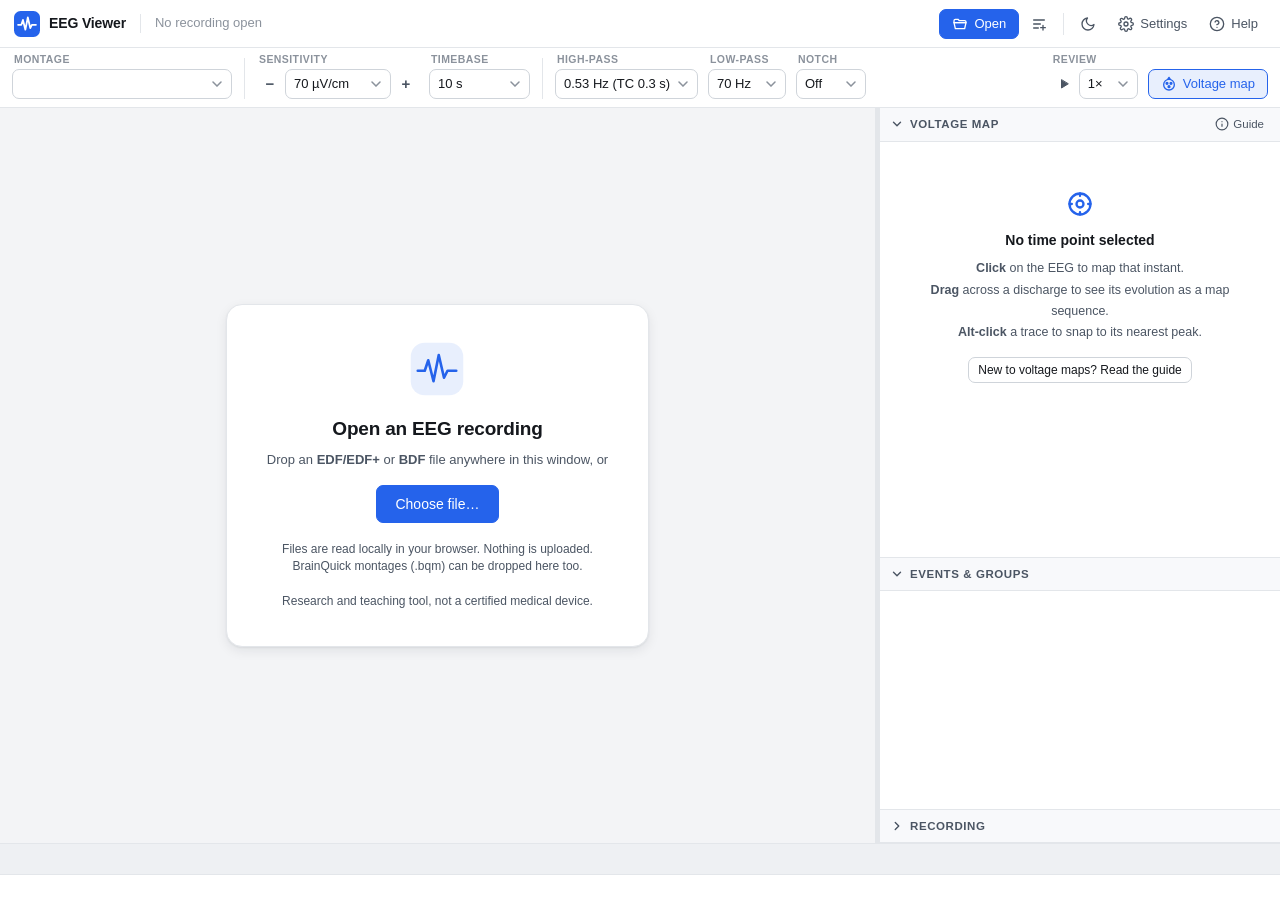
<file: index.html>
<!doctype html>
<html lang="en" data-theme="light">
<head>
<meta charset="utf-8">
<meta name="viewport" content="width=device-width, initial-scale=1">
<!-- No network access at all: recordings opened here can never leave the computer. -->
<meta http-equiv="Content-Security-Policy" content="default-src 'none'; script-src 'self' 'unsafe-inline'; style-src 'self' 'unsafe-inline'; img-src data: blob:; connect-src 'none'; base-uri 'none'; form-action 'none'">
<title>EEG Viewer</title>
<style>
/* EEG Viewer — styles */
:root {
  --font: -apple-system, BlinkMacSystemFont, "Segoe UI", "Inter", Roboto, "Helvetica Neue", Arial, sans-serif;
  --mono: ui-monospace, "SF Mono", SFMono-Regular, Menlo, Consolas, monospace;
  --bg: #f3f4f6;
  --panel: #ffffff;
  --panel-2: #f8f9fb;
  --border: #e3e6ea;
  --border-strong: #cfd4da;
  --text: #15181d;
  --text-2: #4b5563;
  --text-3: #8b929c;
  --accent: #2563eb;
  --accent-hover: #1d4ed8;
  --accent-soft: rgba(37, 99, 235, 0.1);
  --accent-soft-2: rgba(37, 99, 235, 0.16);
  --cursor: #e11d48;
  --sel: rgba(37, 99, 235, 0.09);
  --sel-edge: rgba(37, 99, 235, 0.55);
  --hover-line: rgba(17, 24, 39, 0.35);
  --trace-bg: #ffffff;
  --trace: #111418;
  --grid: rgba(15, 23, 42, 0.2);
  --grid-minor: rgba(15, 23, 42, 0.05);
  --track: #eef0f3;
  --butterfly: rgba(75, 85, 99, 0.35);
  --danger: #dc2626;
  --shadow-sm: 0 1px 2px rgba(16, 24, 40, 0.06);
  --shadow: 0 1px 2px rgba(16, 24, 40, 0.06), 0 4px 12px rgba(16, 24, 40, 0.08);
  --shadow-lg: 0 12px 40px rgba(16, 24, 40, 0.18);
  --radius: 8px;
  color-scheme: light;
}
:root[data-tracebg="paper"] { --trace-bg: #fffdf2; }
:root[data-theme="dark"] {
  --bg: #0d0f13;
  --panel: #15181e;
  --panel-2: #1a1e25;
  --border: #262b34;
  --border-strong: #353b46;
  --text: #e8eaed;
  --text-2: #a9b0bb;
  --text-3: #6f7784;
  --accent: #4f8cff;
  --accent-hover: #6b9eff;
  --accent-soft: rgba(79, 140, 255, 0.14);
  --accent-soft-2: rgba(79, 140, 255, 0.22);
  --cursor: #fb7185;
  --sel: rgba(79, 140, 255, 0.12);
  --sel-edge: rgba(79, 140, 255, 0.6);
  --hover-line: rgba(232, 234, 237, 0.35);
  --trace-bg: #0f1216;
  --trace: #d9dde3;
  --grid: rgba(226, 232, 240, 0.18);
  --grid-minor: rgba(226, 232, 240, 0.05);
  --track: #1b1f26;
  --butterfly: rgba(169, 176, 187, 0.35);
  color-scheme: dark;
}
:root[data-theme="dark"][data-tracebg="white"] { --trace-bg: #ffffff; --trace: #111418; --grid: rgba(15,23,42,.2); --grid-minor: rgba(15,23,42,.05); --hover-line: rgba(17,24,39,.35); }
:root[data-theme="dark"][data-tracebg="paper"] { --trace-bg: #fffdf2; --trace: #111418; --grid: rgba(15,23,42,.2); --grid-minor: rgba(15,23,42,.05); --hover-line: rgba(17,24,39,.35); }

* { box-sizing: border-box; }
html, body { height: 100%; }
body {
  margin: 0;
  font: 13px/1.4 var(--font);
  color: var(--text);
  background: var(--bg);
  display: flex;
  flex-direction: column;
  overflow: hidden;
  -webkit-font-smoothing: antialiased;
}
[hidden] { display: none !important; }
.mono { font-family: var(--mono); font-variant-numeric: tabular-nums; }
.muted { color: var(--text-3); }
.small { font-size: 12px; }
kbd {
  font: 11px var(--mono);
  padding: 1px 5px;
  border: 1px solid var(--border-strong);
  border-bottom-width: 2px;
  border-radius: 4px;
  background: var(--panel-2);
  color: var(--text-2);
  white-space: nowrap;
}

/* ---------- buttons & inputs ---------- */
.btn {
  display: inline-flex; align-items: center; gap: 6px;
  height: 30px; padding: 0 12px;
  border: 1px solid var(--border-strong); border-radius: 7px;
  background: var(--panel); color: var(--text);
  font: 500 13px var(--font); cursor: pointer;
  transition: background .12s, border-color .12s, color .12s;
  white-space: nowrap;
}
.btn:hover { background: var(--panel-2); border-color: var(--text-3); }
.btn.primary { background: var(--accent); border-color: var(--accent); color: #fff; }
.btn.primary:hover { background: var(--accent-hover); }
.btn.ghost { background: transparent; border-color: transparent; color: var(--text-2); }
.btn.ghost:hover { background: var(--panel-2); color: var(--text); }
.btn.sm { height: 26px; padding: 0 9px; font-size: 12px; }
.btn.xs { height: 22px; padding: 0 7px; font-size: 11.5px; border-radius: 6px; gap: 4px; }
.btn.accent { border-color: var(--accent); color: var(--accent); background: var(--accent-soft); }
.btn.accent:hover { background: var(--accent-soft-2); }
.btn:disabled { opacity: .45; cursor: default; }
.btn.lg { height: 38px; padding: 0 18px; font-size: 14px; }
.btn.toggle.on { background: var(--accent-soft); border-color: var(--accent); color: var(--accent); }
.icon-btn {
  display: inline-flex; align-items: center; justify-content: center;
  width: 30px; height: 30px; border-radius: 7px;
  border: 1px solid transparent; background: transparent; color: var(--text-2);
  cursor: pointer; font: 600 15px var(--font);
}
.icon-btn:hover { background: var(--panel-2); color: var(--text); border-color: var(--border); }
.icon-btn.sm { width: 26px; height: 26px; }
.icon-btn.xs { width: 22px; height: 22px; }
.icon-btn.on, .icon-btn.tog.on { color: var(--accent); background: var(--accent-soft); }
.chip-btn {
  display: inline-flex; align-items: center; gap: 4px;
  height: 24px; padding: 0 8px; border-radius: 6px;
  border: 1px solid var(--border-strong); background: var(--panel); color: var(--text-2);
  font: 500 11.5px var(--font); cursor: pointer; white-space: nowrap;
}
.chip-btn:hover { color: var(--text); border-color: var(--text-3); }
.chip-btn .dot { width: 9px; height: 9px; border-radius: 50%; display: inline-block; }
.chip-btn.tog.on { color: var(--accent); border-color: var(--accent); background: var(--accent-soft); }
.sel, .txt, .num {
  height: 30px; border: 1px solid var(--border-strong); border-radius: 7px;
  background: var(--panel); color: var(--text); font: 13px var(--font);
  padding: 0 8px; outline: none;
}
.sel { padding-right: 26px; appearance: none; -webkit-appearance: none; cursor: pointer;
  background-image: url("data:image/svg+xml,%3Csvg xmlns='http://www.w3.org/2000/svg' width='10' height='6' viewBox='0 0 10 6'%3E%3Cpath d='M1 1l4 4 4-4' fill='none' stroke='%238b929c' stroke-width='1.5' stroke-linecap='round'/%3E%3C/svg%3E");
  background-repeat: no-repeat; background-position: right 9px center; }
.sel:focus, .txt:focus, .num:focus { border-color: var(--accent); box-shadow: 0 0 0 3px var(--accent-soft); }
.sel.sm, .num.sm { height: 26px; font-size: 12px; }
.sel.xs, .txt.xs { height: 24px; font-size: 12px; padding: 0 6px; }
.sel.xs { padding-right: 20px; background-position: right 6px center; }
.num.sm { width: 64px; }
.seg { display: inline-flex; border: 1px solid var(--border-strong); border-radius: 7px; overflow: hidden; }
.seg button { height: 24px; padding: 0 10px; border: 0; background: var(--panel); color: var(--text-2); font: 500 12px var(--font); cursor: pointer; }
.seg button + button { border-left: 1px solid var(--border-strong); }
.seg button.on { background: var(--accent); color: #fff; }

/* ---------- header ---------- */
.top {
  display: flex; align-items: center; gap: 14px;
  min-height: 48px; padding: 6px 12px 6px 14px;
  background: var(--panel); border-bottom: 1px solid var(--border);
  min-width: 0;
}
.brand { display: flex; align-items: center; gap: 9px; font-weight: 650; font-size: 14px; letter-spacing: -.01em; white-space: nowrap; }
.file-chip { display: flex; align-items: baseline; gap: 10px; min-width: 0; overflow: hidden; white-space: nowrap; text-overflow: ellipsis; padding-left: 14px; border-left: 1px solid var(--border); }
.file-chip b { font-weight: 600; }
.file-chip .muted { overflow: hidden; text-overflow: ellipsis; }
.top-actions { margin-left: auto; display: flex; align-items: center; gap: 2px; flex: none; }
.top-actions .btn.ghost { padding: 0 9px; }
.top-sep { width: 1px; height: 22px; background: var(--border); margin: 0 4px; }

/* ---------- toolbar ---------- */
.toolbar {
  display: flex; align-items: flex-end; flex-wrap: wrap; gap: 6px 10px;
  padding: 4px 12px 8px;
  background: var(--panel); border-bottom: 1px solid var(--border);
}
.tb-field { display: flex; flex-direction: column; gap: 2px; flex: none; }
.tb-field > span { font-size: 10.5px; font-weight: 600; color: var(--text-3); text-transform: uppercase; letter-spacing: .04em; padding-left: 2px; }
.tb-field.wide .sel { min-width: 220px; max-width: 320px; }
.tb-sep { width: 1px; align-self: stretch; margin: 6px 2px 0; background: var(--border); flex: none; }
.tb-spring { flex: 1; }
.stepper { display: flex; align-items: center; gap: 2px; }
.stepper .sel { min-width: 0; }
#btn-play.on { color: var(--accent); background: var(--accent-soft); }
#btn-map { flex: none; }

/* ---------- main area ---------- */
.top, .toolbar, .foot, .avg-banner { flex: none; }
.main { flex: 1; display: flex; min-height: 0; min-width: 0; }
.traces { position: relative; flex: 1; display: flex; min-width: 0; background: var(--trace-bg); }
.tv-labels { width: 86px; flex: none; display: flex; flex-direction: column; background: var(--panel); border-right: 1px solid var(--border); }
.tv-label-head { height: 24px; flex: none; border-bottom: 1px solid var(--border); }
.tv-label-list { position: relative; flex: 1; overflow: hidden; }
.tv-label {
  position: absolute; left: 0; right: 0; transform: translateY(-50%);
  padding: 0 8px 0 10px; text-align: right;
  font-family: var(--mono); font-size: 11px; color: var(--text-2);
  white-space: nowrap; overflow: hidden; text-overflow: ellipsis;
  cursor: pointer; user-select: none; line-height: 1.2;
}
.tv-label:hover { color: var(--text); background: var(--accent-soft); }
.tv-label.hl { color: var(--accent); font-weight: 700; background: var(--accent-soft); }
.tv-label.mod::before { content: ""; position: absolute; left: 4px; top: 50%; width: 5px; height: 5px; margin-top: -2.5px; border-radius: 50%; background: var(--accent); }
.tv-label.open { outline: 1.5px solid var(--accent); outline-offset: -1.5px; border-radius: 4px; }
.tv-label.bad { color: var(--text-3); text-decoration: line-through; }
.tv-main { flex: 1; display: flex; flex-direction: column; min-width: 0; }
.tv-ruler { height: 24px; flex: none; display: block; }
.tv-plot { position: relative; flex: 1; min-height: 0; }
.tv-plot canvas { position: absolute; inset: 0; display: block; }
.tv-overlay { cursor: crosshair; touch-action: none; outline: none; }

.avg-banner { display: flex; align-items: center; gap: 10px; padding: 5px 12px 5px 14px; background: var(--accent-soft-2); border-bottom: 1px solid var(--accent); font-size: 12.5px; white-space: nowrap; overflow: hidden; }
.avg-banner .btn { margin-left: auto; flex: none; }
.avg-banner b { color: var(--accent); }
.avg-banner .muted { overflow: hidden; text-overflow: ellipsis; }
.empty { position: absolute; inset: 0; display: grid; place-items: center; background: var(--bg); z-index: 5; }
.empty-card { text-align: center; max-width: 440px; padding: 36px 40px; background: var(--panel); border: 1px solid var(--border); border-radius: 16px; box-shadow: var(--shadow); }
.empty-card h2 { margin: 14px 0 6px; font-size: 19px; letter-spacing: -.01em; }
.empty-card p { color: var(--text-2); margin: 8px 0 16px; }
.empty-card p.small { margin: 18px 0 0; }

/* ---------- side panel ---------- */
.panel-resize { width: 5px; flex: none; cursor: col-resize; background: var(--border); position: relative; }
.panel-resize:hover { background: var(--accent); }
.panel { flex: none; display: flex; flex-direction: column; background: var(--panel); min-width: 300px; overflow: hidden; }
.psec { display: flex; flex-direction: column; min-height: 0; }
.psec.closed { flex: 0 0 auto !important; }
.psec-head { flex: none; display: flex; align-items: center; gap: 4px; height: 34px; padding: 0 8px 0 4px; background: var(--panel-2); border-bottom: 1px solid var(--border); }
.psec + .psec-split + .psec .psec-head, .psec + .psec .psec-head { border-top: 1px solid var(--border); }
.psec-toggle { flex: 1; display: flex; align-items: center; gap: 6px; height: 100%; padding: 0 6px; border: 0; background: none; cursor: pointer; color: var(--text-2); font: 650 11.5px var(--font); letter-spacing: .05em; text-transform: uppercase; text-align: left; }
.psec-toggle:hover { color: var(--text); }
.psec-toggle .chev { transition: transform .15s; flex: none; }
.psec.closed .psec-toggle .chev { transform: rotate(-90deg); }
.psec-count { font: 600 11px var(--font); color: var(--text-3); text-transform: none; letter-spacing: 0; }
.psec-tools { display: flex; align-items: center; gap: 4px; }
.psec-body { flex: 1; min-height: 0; overflow-y: auto; overflow-x: hidden; }
.psec.closed .psec-body { display: none; }
.psec-split { flex: none; height: 6px; margin: -3px 0; position: relative; z-index: 2; cursor: row-resize; }
.psec-split::after { content: ""; position: absolute; left: 0; right: 0; top: 2px; height: 2px; background: transparent; transition: background .12s; }
.psec-split:hover::after, .psec-split.drag::after { background: var(--accent); }
#tab-events, #tab-info { padding: 10px 12px; }

/* map panel */
.mp-body { padding: 10px 14px 20px; display: flex; flex-direction: column; gap: 10px; }
.mp-head { display: flex; align-items: flex-start; justify-content: space-between; gap: 8px; }
.mp-time { font: 600 20px var(--mono); letter-spacing: -.02em; font-variant-numeric: tabular-nums; }
.mp-sub { color: var(--text-3); font-size: 11.5px; margin-top: 1px; }
.mp-nav { display: flex; gap: 2px; }
.mp-figure { position: relative; display: flex; align-items: center; justify-content: center; gap: 4px; }
.mp-map { touch-action: none; }
.mp-3d { position: relative; flex: none; }
.mp-3d canvas { position: absolute; inset: 0; display: block; }
.mp-gl-ov { cursor: grab; touch-action: none; }
.mp-views { display: flex; flex-wrap: wrap; gap: 4px; justify-content: center; margin-top: -4px; }
.mp-nav .seg { margin-right: 6px; align-self: center; }
.mp-tip { position: absolute; pointer-events: none; padding: 3px 7px; border-radius: 5px; background: rgba(17, 24, 39, .88); color: #fff; font: 11.5px var(--mono); white-space: nowrap; z-index: 2; }
.mp-readout { display: flex; flex-wrap: wrap; gap: 4px 12px; font-size: 12px; color: var(--text-2); justify-content: center; }
.mp-readout .ro { display: inline-flex; align-items: center; gap: 5px; font-variant-numeric: tabular-nums; }
.mp-readout .ro i { width: 9px; height: 9px; border-radius: 50%; display: inline-block; }
.mp-readout .ro b { color: var(--text); }
.mp-readout .muted { color: var(--text-3); }
.mp-controls { display: flex; flex-direction: column; gap: 6px; padding: 10px; border: 1px solid var(--border); border-radius: 10px; background: var(--panel-2); }
.mp-controls .row { display: flex; align-items: center; gap: 6px; flex-wrap: wrap; }
.mp-controls .row .sel.sm { max-width: 190px; }
.mp-controls .row .lab { font-size: 11px; color: var(--text-3); font-weight: 600; text-transform: uppercase; letter-spacing: .04em; min-width: 44px; }
.mp-sec { border-top: 1px solid var(--border); padding-top: 10px; }
.mp-sec-head { display: flex; align-items: center; justify-content: space-between; gap: 8px; margin-bottom: 6px; }
.mp-sec-head > span { font-weight: 650; font-size: 12px; color: var(--text-2); text-transform: uppercase; letter-spacing: .04em; }
.mp-sec-tools { display: flex; gap: 4px; align-items: center; }
.mp-bf { display: block; cursor: ew-resize; touch-action: none; }
.mp-seq { display: flex; flex-wrap: wrap; gap: 6px; }
.mp-seq-cell { display: flex; flex-direction: column; align-items: center; border-radius: 8px; padding: 2px 0 3px; cursor: pointer; border: 1px solid transparent; }
.mp-seq-cell:hover { background: var(--panel-2); border-color: var(--border); }
.mp-seq-cell.on { border-color: var(--cursor); background: var(--panel-2); }
.mp-seq-t { font: 11px var(--mono); color: var(--text-2); }
.mp-seq-foot { width: 100%; font-size: 11px; color: var(--text-3); margin-top: 2px; }
.mp-empty { padding: 48px 28px; text-align: center; color: var(--text-2); }
.mp-empty-ic { color: var(--accent); margin-bottom: 8px; }
.mp-empty-t { font-weight: 650; color: var(--text); font-size: 14px; margin-bottom: 8px; }
.mp-empty-d { line-height: 1.7; font-size: 12.5px; }

/* events & groups */
.ev-head { display: flex; align-items: center; gap: 6px; flex-wrap: wrap; margin-bottom: 10px; }
.ev-head .muted { font-size: 12px; }
.ev-head .spring { flex: 1; }
.grp-box { border: 1px solid var(--border); border-radius: 10px; background: var(--panel-2); padding: 8px 10px; margin-bottom: 10px; }
.grp-title { display: flex; align-items: center; justify-content: space-between; gap: 8px; margin-bottom: 4px; }
.grp-title > span { font-weight: 650; font-size: 11.5px; color: var(--text-2); text-transform: uppercase; letter-spacing: .04em; }
.grp-hint { margin: 4px 0 2px; font-size: 12px; line-height: 1.5; color: var(--text-2); }
.grp-row { display: grid; grid-template-columns: 12px 1fr auto auto 22px; align-items: center; gap: 6px; padding: 3px 0; }
.grp-row.active .grp-name { border-color: var(--accent); }
.grp-dot { width: 10px; height: 10px; border-radius: 3px; }
.grp-name { min-width: 0; width: 100%; height: 24px; padding: 0 6px; border: 1px solid transparent; border-radius: 6px; background: transparent; color: var(--text); font: 600 12.5px var(--font); outline: none; }
.grp-name:hover { border-color: var(--border-strong); background: var(--panel); }
.grp-name:focus { border-color: var(--accent); background: var(--panel); }
.grp-n { font-size: 11.5px; color: var(--text-3); white-space: nowrap; font-variant-numeric: tabular-nums; }
.grp-opts { display: flex; align-items: center; gap: 6px; flex-wrap: wrap; margin-top: 6px; padding-top: 7px; border-top: 1px dashed var(--border); font-size: 11.5px; color: var(--text-3); }
.grp-row { grid-template-columns: 12px 1fr auto 22px auto 22px; }
.find-box .grp-hint .sel { margin: 0 2px; }
.find-prog { display: flex; align-items: center; justify-content: space-between; gap: 8px; font-size: 12px; color: var(--text-2); margin: 4px 0; }
.find-bar { height: 6px; border-radius: 3px; background: var(--track); overflow: hidden; }
.find-bar i { display: block; height: 100%; background: var(--accent); transition: width .2s; }
.find-sum { font-size: 12px; color: var(--text-2); margin: 8px 0 6px; }
.find-rev { display: flex; align-items: center; gap: 4px; flex-wrap: wrap; }
.find-pos { font: 12px var(--mono); color: var(--text-2); min-width: 64px; text-align: center; }
.find-list { margin-top: 8px; max-height: 260px; overflow-y: auto; border-top: 1px solid var(--border); }
.find-row { display: grid; grid-template-columns: 14px 84px 1fr 34px 22px 22px; align-items: center; gap: 6px; padding: 2px 4px; border-radius: 5px; cursor: pointer; font-size: 12px; }
.find-row:hover { background: var(--panel); }
.find-row.on { background: var(--accent-soft); }
.find-row.rejected { opacity: .45; }
.find-row.accepted .find-st, .find-row.member .find-st { color: var(--accent); }
.find-st { text-align: center; color: var(--text-3); }
.find-r { position: relative; height: 16px; line-height: 16px; padding-left: 4px; font: 11.5px var(--mono); color: var(--text); }
.find-r i { position: absolute; left: 0; top: 2px; bottom: 2px; background: var(--accent-soft-2); border-radius: 3px; z-index: -1; }
.find-r { z-index: 0; }
.ev-list { display: flex; flex-direction: column; gap: 1px; }
.ev-row { display: grid; grid-template-columns: 10px 84px minmax(0, 1fr) minmax(0, 1fr) 22px; align-items: center; gap: 6px; padding: 3px 6px; border-radius: 6px; cursor: pointer; }
.ev-row:hover { background: var(--panel-2); }
.ev-row.on { background: var(--accent-soft); }
.ev-row .sel.xs { width: 100%; min-width: 0; }
.ev-row .ev-comment { grid-column: 2 / 6; }
.ev-dot { width: 9px; height: 9px; border-radius: 50%; display: inline-block; }
.ev-time { font: 12px var(--mono); }
.ev-file { grid-column: 3 / 6; color: var(--text-2); overflow: hidden; text-overflow: ellipsis; white-space: nowrap; }
.ev-row .txt.xs { min-width: 0; width: 100%; }
.ev-empty { color: var(--text-2); line-height: 1.6; padding: 6px 4px; font-size: 12.5px; }
.ev-foot { margin-top: 10px; font-size: 11.5px; }

/* info tab */
#tab-info h4 { margin: 14px 0 6px; font-size: 11px; color: var(--text-3); text-transform: uppercase; letter-spacing: .05em; }
#tab-info h4:first-child { margin-top: 2px; }
.kv { display: flex; justify-content: space-between; gap: 12px; padding: 3px 0; border-bottom: 1px dashed var(--border); }
.kv span { color: var(--text-2); }
.kv b { font-weight: 550; text-align: right; overflow-wrap: anywhere; }
.tbl-wrap { overflow-x: auto; }
.ch-table { width: 100%; border-collapse: collapse; font-size: 12px; }
.ch-table th { text-align: left; font-weight: 600; color: var(--text-3); padding: 4px 6px; border-bottom: 1px solid var(--border); }
.ch-table td { padding: 3px 6px; border-bottom: 1px solid var(--border); white-space: nowrap; }

/* ---------- footer ---------- */
.foot { background: var(--panel); border-top: 1px solid var(--border); }
.overview-wrap { height: 30px; padding: 0; position: relative; }
.overview-wrap canvas { display: block; cursor: pointer; }
.status { display: flex; align-items: center; gap: 14px; height: 26px; padding: 0 12px; font-size: 11.5px; color: var(--text-2); border-top: 1px solid var(--border); white-space: nowrap; overflow: hidden; }
.status .spring { flex: 1; }
.cursor-chip:not(:empty) { color: var(--cursor); font-weight: 600; }

/* ---------- overlays ---------- */
.drop { position: fixed; inset: 0; z-index: 50; display: grid; place-items: center; background: rgba(37, 99, 235, .12); backdrop-filter: blur(2px); pointer-events: none; }
.drop div { padding: 22px 30px; border: 2px dashed var(--accent); border-radius: 14px; background: var(--panel); font-weight: 600; font-size: 15px; color: var(--accent); }
.busy { position: fixed; left: 50%; top: 110px; transform: translateX(-50%); z-index: 40; display: flex; align-items: center; gap: 10px; padding: 10px 16px; border-radius: 10px; background: var(--panel); border: 1px solid var(--border); box-shadow: var(--shadow); }
.spinner { width: 16px; height: 16px; border-radius: 50%; border: 2px solid var(--accent-soft-2); border-top-color: var(--accent); animation: spin .8s linear infinite; }
@keyframes spin { to { transform: rotate(360deg); } }
.toasts { position: fixed; left: 100px; bottom: 76px; z-index: 60; display: flex; flex-direction: column; gap: 8px; align-items: flex-start; pointer-events: none; }
.toast { max-width: 420px; padding: 9px 14px; border-radius: 9px; background: #1f2430; color: #fff; font-size: 12.5px; box-shadow: var(--shadow-lg); opacity: 0; transform: translateY(6px); transition: opacity .2s, transform .2s; }
.toast.in { opacity: 1; transform: none; }
.toast.error { background: var(--danger); }
.pop { position: fixed; z-index: 65; width: 300px; padding: 10px 12px 12px; background: var(--panel); border: 1px solid var(--border); border-radius: 12px; box-shadow: var(--shadow-lg); }
.pop-head { display: flex; align-items: center; justify-content: space-between; gap: 8px; margin-bottom: 2px; }
.pop-head h4 { margin: 0; font: 650 15px var(--mono); }
.pop-sub { font-size: 11.5px; color: var(--text-3); margin-bottom: 8px; }
.pop-row { display: grid; grid-template-columns: 70px 1fr; align-items: center; gap: 8px; padding: 3px 0; }
.pop-row > span { font-size: 12px; color: var(--text-2); }
.pop-row .stepper .sel { flex: 1; width: 100%; }
.pop-row .sel.sm { width: 100%; }
.pop-check { display: flex; align-items: center; gap: 8px; padding: 6px 0 2px; font-size: 12.5px; cursor: pointer; }
.pop-btns { display: flex; flex-wrap: wrap; gap: 6px; margin-top: 8px; padding-top: 8px; border-top: 1px solid var(--border); }
.pop-note { margin: 8px 0 0; font-size: 11px; color: var(--text-3); line-height: 1.45; }
.menu { position: fixed; z-index: 70; min-width: 220px; padding: 5px; background: var(--panel); border: 1px solid var(--border); border-radius: 10px; box-shadow: var(--shadow-lg); }
.menu-i { display: flex; align-items: center; justify-content: space-between; gap: 16px; width: 100%; padding: 6px 9px; border: 0; border-radius: 6px; background: none; color: var(--text); font: 13px var(--font); text-align: left; cursor: pointer; }
.menu-i:hover { background: var(--accent-soft); }
.menu-i:disabled { color: var(--text-3); cursor: default; background: none; }
.menu-h { padding: 5px 9px 3px; font-size: 11px; font-weight: 600; color: var(--text-3); text-transform: uppercase; letter-spacing: .04em; }
.menu-sep { height: 1px; margin: 4px 2px; background: var(--border); }
.dlg-back { position: fixed; inset: 0; z-index: 80; background: rgba(10, 12, 16, .38); display: grid; place-items: center; padding: 24px; }
.dlg { width: min(520px, 100%); max-height: calc(100vh - 48px); display: flex; flex-direction: column; background: var(--panel); border-radius: 14px; box-shadow: var(--shadow-lg); border: 1px solid var(--border); }
.dlg.wide { width: min(860px, 100%); }
.dlg-head { display: flex; align-items: center; justify-content: space-between; padding: 14px 16px 10px 20px; border-bottom: 1px solid var(--border); }
.dlg-head h3 { margin: 0; font-size: 15px; }
.dlg-body { padding: 16px 20px 20px; overflow-y: auto; }
.help { display: grid; grid-template-columns: 1fr 1fr; gap: 8px 28px; }
.dlg-tabs { display: flex; gap: 2px; margin: -6px 0 14px; border-bottom: 1px solid var(--border); }
.dlg-tabs button { height: 32px; padding: 0 12px; border: 0; background: none; color: var(--text-2); font: 600 13px var(--font); cursor: pointer; border-bottom: 2px solid transparent; margin-bottom: -1px; }
.dlg-tabs button.on { color: var(--accent); border-bottom-color: var(--accent); }
.guide { display: grid; grid-template-columns: 190px minmax(0, 1fr); gap: 24px; }
.guide-toc { position: sticky; top: 0; align-self: start; display: flex; flex-direction: column; gap: 1px; font-size: 12.5px; }
.guide-toc a { padding: 4px 8px; border-radius: 6px; color: var(--text-2); text-decoration: none; }
.guide-toc a:hover { background: var(--panel-2); color: var(--text); }
.guide-toc .toc-h { padding: 8px 8px 3px; font-size: 10.5px; font-weight: 650; color: var(--text-3); text-transform: uppercase; letter-spacing: .05em; }
.guide-body { font-size: 13.5px; line-height: 1.6; max-width: 70ch; }
.guide-body h3 { margin: 22px 0 6px; font-size: 16px; letter-spacing: -.01em; scroll-margin-top: 8px; }
.guide-body h3:first-child { margin-top: 0; }
.guide-body h4 { margin: 14px 0 4px; font-size: 13.5px; }
.guide-body p { margin: 6px 0; }
.guide-body ul { margin: 6px 0; padding-left: 20px; }
.guide-body li { margin: 3px 0; }
.guide-body .ctl { display: grid; grid-template-columns: 150px 1fr; gap: 4px 14px; margin: 8px 0 12px; }
.guide-body .ctl dt { font-weight: 600; color: var(--text); }
.guide-body .ctl dd { margin: 0; color: var(--text-2); }
.guide-body .note { padding: 8px 12px; border-left: 3px solid var(--accent); background: var(--accent-soft); border-radius: 0 8px 8px 0; margin: 10px 0; }
.guide-body .refs { font-size: 12px; color: var(--text-2); padding-left: 18px; }
.guide-body .refs a { color: var(--accent); }
.guide-body .gl { display: grid; grid-template-columns: 110px 1fr; gap: 4px 14px; }
.guide-body .gl dt { font-weight: 650; font-family: var(--mono); font-size: 12.5px; }
.guide-body .gl dd { margin: 0; color: var(--text-2); }
.help h4, .settings h4 { margin: 6px 0 8px; font-size: 11px; color: var(--text-3); text-transform: uppercase; letter-spacing: .05em; }
.keys { width: 100%; border-collapse: collapse; margin-bottom: 12px; }
.keys td { padding: 4px 0; border-bottom: 1px solid var(--border); vertical-align: top; }
.keys td:first-child { white-space: nowrap; padding-right: 14px; width: 1%; }
.settings { columns: 2; column-gap: 32px; }
.settings section { min-width: 0; break-inside: avoid; margin-bottom: 14px; }
.set-row { display: flex; align-items: center; justify-content: space-between; gap: 12px; padding: 5px 0; border-bottom: 1px solid var(--border); }
.set-l { display: flex; flex-direction: column; }
.set-l small { color: var(--text-3); font-size: 11px; }
.set-row .sel { max-width: 220px; }
.set-foot { column-span: all; display: flex; justify-content: flex-end; }
.cal-bar { height: 14px; margin: 10px 0 6px; border-radius: 3px; background: repeating-linear-gradient(90deg, var(--accent) 0 1px, var(--accent-soft-2) 1px 20%); border: 1px solid var(--accent); }
.cal-row { display: flex; align-items: center; gap: 10px; }
.cal-row input { flex: 1; }
.goto { display: flex; flex-wrap: wrap; gap: 8px; }
.goto .txt { flex: 1; font-family: var(--mono); }
.goto p { width: 100%; margin: 4px 0 0; font-size: 12px; }

@media (max-width: 1280px) {
  .top-actions .lbl-opt { display: none; }
}
@media (max-width: 1000px) {
  .top-actions .lbl { display: none; }
  .top-actions .btn.ghost { padding: 0 7px; }
}
@media (max-width: 900px) {
  .help { grid-template-columns: 1fr; }
  .settings { columns: 1; }
  .file-chip { display: none; }
  .guide { grid-template-columns: 1fr; }
  .guide-toc { display: none; }
}
</style>
</head>
<body>
<header class="top">
  <div class="brand">
    <svg class="logo" viewBox="0 0 32 32" width="26" height="26" aria-hidden="true"><rect width="32" height="32" rx="8" fill="var(--accent)"/><path d="M5 17h4l2-6 3 12 3-15 3 13 2-4h5" fill="none" stroke="#fff" stroke-width="2.2" stroke-linecap="round" stroke-linejoin="round"/></svg>
    <span>EEG Viewer</span>
  </div>
  <div class="file-chip" id="file-chip"></div>
  <button class="icon-btn" id="btn-anon" hidden></button>
  <div class="top-actions">
    <button class="btn primary" id="btn-open" title="Open recording (⌘/Ctrl+O)"><svg width="16" height="16" viewBox="0 0 24 24" fill="none" stroke="currentColor" stroke-width="2" stroke-linecap="round" stroke-linejoin="round"><path d="M3 7a2 2 0 0 1 2-2h4l2 2h8a2 2 0 0 1 2 2v1H3z"/><path d="M3 10h18l-2 9H5z"/></svg><span>Open</span></button>
    <button class="btn ghost" id="btn-import-montage" title="Import BrainQuick montages (.bqm)"><svg width="16" height="16" viewBox="0 0 24 24" fill="none" stroke="currentColor" stroke-width="2" stroke-linecap="round" stroke-linejoin="round"><path d="M4 6h16M4 12h10M4 18h7"/><path d="M18 14v7M14.5 17.5h7"/></svg><span class="lbl lbl-opt">Import montage</span></button>
    <div class="top-sep"></div>
    <button class="btn ghost" id="btn-theme" title="Light / dark theme"><svg width="16" height="16" viewBox="0 0 24 24" fill="none" stroke="currentColor" stroke-width="2" stroke-linecap="round" stroke-linejoin="round"><path d="M21 12.8A9 9 0 1 1 11.2 3a7 7 0 0 0 9.8 9.8z"/></svg><span class="lbl lbl-opt">Theme</span></button>
    <button class="btn ghost" id="btn-settings" title="Settings: display, filters, calibration, maps"><svg width="16" height="16" viewBox="0 0 24 24" fill="none" stroke="currentColor" stroke-width="2" stroke-linecap="round" stroke-linejoin="round"><circle cx="12" cy="12" r="3"/><path d="M19.4 15a1.7 1.7 0 0 0 .3 1.8l.1.1a2 2 0 1 1-2.8 2.8l-.1-.1a1.7 1.7 0 0 0-1.8-.3 1.7 1.7 0 0 0-1 1.5V21a2 2 0 1 1-4 0v-.1a1.7 1.7 0 0 0-1.1-1.5 1.7 1.7 0 0 0-1.8.3l-.1.1a2 2 0 1 1-2.8-2.8l.1-.1a1.7 1.7 0 0 0 .3-1.8 1.7 1.7 0 0 0-1.5-1H3a2 2 0 1 1 0-4h.1a1.7 1.7 0 0 0 1.5-1.1 1.7 1.7 0 0 0-.3-1.8l-.1-.1a2 2 0 1 1 2.8-2.8l.1.1a1.7 1.7 0 0 0 1.8.3H9a1.7 1.7 0 0 0 1-1.5V3a2 2 0 1 1 4 0v.1a1.7 1.7 0 0 0 1 1.5 1.7 1.7 0 0 0 1.8-.3l.1-.1a2 2 0 1 1 2.8 2.8l-.1.1a1.7 1.7 0 0 0-.3 1.8V9a1.7 1.7 0 0 0 1.5 1H21a2 2 0 1 1 0 4h-.1a1.7 1.7 0 0 0-1.5 1z"/></svg><span class="lbl">Settings</span></button>
    <button class="btn ghost" id="btn-help" title="Keyboard & mouse, voltage map guide (?)"><svg width="16" height="16" viewBox="0 0 24 24" fill="none" stroke="currentColor" stroke-width="2" stroke-linecap="round" stroke-linejoin="round"><circle cx="12" cy="12" r="10"/><path d="M9.1 9a3 3 0 0 1 5.8 1c0 2-3 3-3 3"/><path d="M12 17h.01"/></svg><span class="lbl">Help</span></button>
  </div>
  <input type="file" id="file-input" accept=".edf,.EDF,.bdf,.BDF,.rec,.REC" hidden>
  <input type="file" id="montage-input" accept=".bqm,.xml" multiple hidden>
</header>

<nav class="toolbar">
  <label class="tb-field wide"><span>Montage</span><select class="sel" id="sel-montage"></select></label>
  <div class="tb-sep"></div>
  <div class="tb-field"><span>Sensitivity</span>
    <div class="stepper">
      <button class="icon-btn sm" id="btn-sens-down" title="Smaller traces (↓)">−</button>
      <select class="sel" id="sel-sens"></select>
      <button class="icon-btn sm" id="btn-sens-up" title="Larger traces (↑)">+</button>
    </div>
  </div>
  <label class="tb-field"><span>Timebase</span><select class="sel" id="sel-timebase"></select></label>
  <div class="tb-sep"></div>
  <label class="tb-field"><span>High-pass</span><select class="sel" id="sel-hp"></select></label>
  <label class="tb-field"><span>Low-pass</span><select class="sel" id="sel-lp"></select></label>
  <label class="tb-field"><span>Notch</span><select class="sel" id="sel-notch"></select></label>
  <div class="tb-spring"></div>
  <div class="tb-field"><span>Review</span>
    <div class="stepper"><button class="icon-btn sm" id="btn-play" title="Play / pause (Space)"></button><select class="sel" id="sel-speed" title="Playback speed"></select></div>
  </div>
  <button class="btn toggle" id="btn-map" title="Voltage map panel (M)"><svg width="16" height="16" viewBox="0 0 24 24" fill="none" stroke="currentColor" stroke-width="2" stroke-linecap="round" stroke-linejoin="round"><circle cx="12" cy="13" r="8"/><path d="M10 5l2-3 2 3"/><circle cx="9" cy="11" r="1.4" fill="currentColor"/><circle cx="15" cy="11" r="1.4" fill="currentColor"/><circle cx="12" cy="16" r="1.4" fill="currentColor"/></svg>Voltage map</button>
</nav>
<div class="avg-banner" id="avg-banner" hidden></div>

<main class="main">
  <section class="traces" id="traces">
    <div class="empty" id="empty">
      <div class="empty-card">
        <svg viewBox="0 0 64 64" width="56" height="56" aria-hidden="true"><rect x="2" y="2" width="60" height="60" rx="16" fill="var(--accent-soft)"/><path d="M10 34h8l4-12 6 24 6-30 6 26 4-8h10" fill="none" stroke="var(--accent)" stroke-width="3" stroke-linecap="round" stroke-linejoin="round"/></svg>
        <h2>Open an EEG recording</h2>
        <p>Drop an <b>EDF/EDF+</b> or <b>BDF</b> file anywhere in this window, or</p>
        <button class="btn primary lg" id="empty-open">Choose file…</button>
        <p class="muted small">Files are read locally in your browser. Nothing is uploaded.<br>BrainQuick montages (.bqm) can be dropped here too.</p>
        <p class="muted small">Research and teaching tool, not a certified medical device.</p>
      </div>
    </div>
  </section>
  <div class="panel-resize" id="panel-resize" title="Drag to resize"></div>
  <aside class="panel" id="panel">
    <section class="psec" data-sec="map">
      <header class="psec-head"><button class="psec-toggle" title="Show / hide"><svg class="chev" width="14" height="14" viewBox="0 0 24 24" fill="none" stroke="currentColor" stroke-width="2.4" stroke-linecap="round" stroke-linejoin="round"><path d="m6 9 6 6 6-6"/></svg><span>Voltage map</span></button><div class="psec-tools" id="map-tools"></div></header>
      <div class="psec-body" id="tab-map"></div>
    </section>
    <div class="psec-split" data-between="map,events" title="Drag to resize"></div>
    <section class="psec" data-sec="events">
      <header class="psec-head"><button class="psec-toggle" title="Show / hide"><svg class="chev" width="14" height="14" viewBox="0 0 24 24" fill="none" stroke="currentColor" stroke-width="2.4" stroke-linecap="round" stroke-linejoin="round"><path d="m6 9 6 6 6-6"/></svg><span>Events &amp; groups</span><b class="psec-count" id="ev-count"></b></button><div class="psec-tools" id="ev-tools"></div></header>
      <div class="psec-body" id="tab-events"></div>
    </section>
    <div class="psec-split" data-between="events,info" title="Drag to resize"></div>
    <section class="psec" data-sec="info">
      <header class="psec-head"><button class="psec-toggle" title="Show / hide"><svg class="chev" width="14" height="14" viewBox="0 0 24 24" fill="none" stroke="currentColor" stroke-width="2.4" stroke-linecap="round" stroke-linejoin="round"><path d="m6 9 6 6 6-6"/></svg><span>Recording</span></button></header>
      <div class="psec-body" id="tab-info"></div>
    </section>
  </aside>
</main>

<footer class="foot">
  <div class="overview-wrap"><canvas id="overview"></canvas></div>
  <div class="status">
    <span id="st-hover" class="mono"></span>
    <span id="st-cursor" class="mono cursor-chip"></span>
    <span id="st-note" class="muted"></span>
    <span class="spring"></span>
    <span id="st-info" class="muted"></span>
    <span id="st-pos" class="mono muted"></span>
  </div>
</footer>

<div class="drop" id="drop" hidden><div>Drop EEG file or .bqm montages</div></div>
<div class="busy" id="busy" hidden><div class="spinner"></div><span></span></div>
<div class="toasts" id="toasts"></div>

<script>
/* EEG Viewer — built 2026-10-23 08:03 */
/* ---- 00-core.js ---- */
/* EEG Viewer — core utilities and namespace.
 * All modules attach to the global EEG namespace so the app runs as plain
 * scripts from file:// (no server, no bundler) and the pure-logic modules can
 * also be loaded in Node for testing. */
(function (G) {
  'use strict';
  const EEG = (G.EEG = G.EEG || {});
  const U = (EEG.util = {});

  U.clamp = (x, a, b) => (x < a ? a : x > b ? b : x);
  U.pad2 = (n) => String(n).padStart(2, '0');
  U.pad3 = (n) => String(n).padStart(3, '0');

  /* Recording start is stored as a naive wall-clock time (EDF has no time
   * zone), so all clock arithmetic is done in UTC to avoid DST artefacts. */
  U.clockParts = (startMs, t) => {
    const d = new Date(startMs + Math.round(t * 1000));
    return { h: d.getUTCHours(), m: d.getUTCMinutes(), s: d.getUTCSeconds(), ms: d.getUTCMilliseconds(), date: d };
  };
  U.fmtClock = (startMs, t, withMs = false) => {
    const p = U.clockParts(startMs, t);
    const base = `${U.pad2(p.h)}:${U.pad2(p.m)}:${U.pad2(p.s)}`;
    return withMs ? `${base}.${U.pad3(p.ms)}` : base;
  };
  U.fmtDate = (startMs) => {
    const d = new Date(startMs);
    return `${U.pad2(d.getUTCDate())}.${U.pad2(d.getUTCMonth() + 1)}.${d.getUTCFullYear()}`;
  };
  U.fmtElapsed = (t, withMs = false) => {
    const neg = t < 0;
    t = Math.abs(t);
    let total = withMs ? Math.round(t * 1000) / 1000 : Math.floor(t + 1e-9);
    const h = Math.floor(total / 3600);
    const m = Math.floor((total % 3600) / 60);
    const s = Math.floor(total % 60);
    let out = `${h}:${U.pad2(m)}:${U.pad2(s)}`;
    if (withMs) out += '.' + U.pad3(Math.round((total - Math.floor(total)) * 1000) % 1000);
    return (neg ? '−' : '') + out;
  };
  U.fmtMs = (sec) => {
    const ms = sec * 1000;
    const r = Math.round(ms);
    return (r > 0 ? '+' : r < 0 ? '−' : '±') + Math.abs(r) + ' ms';
  };
  /* Time relative to an alignment point (averages): "−250 ms", "0 ms", "+1250 ms". */
  U.fmtRel = (sec) => {
    const r = Math.round(sec * 1000);
    return (r > 0 ? '+' : r < 0 ? '−' : '') + Math.abs(r) + ' ms';
  };
  U.fmtNum = (v, digits = 1) => {
    if (!isFinite(v)) return '–';
    const s = Math.abs(v).toFixed(digits);
    return (v < 0 && Number(s) !== 0 ? '−' : '') + s;
  };

  /* "Nice" step for axis ticks / contour spacing. */
  U.niceStep = (range, target) => {
    if (!(range > 0)) return 1;
    const raw = range / Math.max(1, target);
    const mag = Math.pow(10, Math.floor(Math.log10(raw)));
    const f = raw / mag;
    const nf = f < 1.5 ? 1 : f < 2.25 ? 2 : f < 3.5 ? 2.5 : f < 7.5 ? 5 : 10;
    return nf * mag;
  };

  U.debounce = (fn, ms) => {
    let id = 0;
    return (...a) => {
      clearTimeout(id);
      id = setTimeout(() => fn(...a), ms);
    };
  };

  /* Small LRU map used for decoded data chunks. */
  U.LRU = class {
    constructor(max) {
      this.max = max;
      this.map = new Map();
    }
    get(k) {
      if (!this.map.has(k)) return undefined;
      const v = this.map.get(k);
      this.map.delete(k);
      this.map.set(k, v);
      return v;
    }
    set(k, v) {
      if (this.map.has(k)) this.map.delete(k);
      this.map.set(k, v);
      while (this.map.size > this.max) this.map.delete(this.map.keys().next().value);
    }
    has(k) {
      return this.map.has(k);
    }
    clear() {
      this.map.clear();
    }
  };

  U.Emitter = class {
    constructor() {
      this._h = {};
    }
    on(ev, fn) {
      (this._h[ev] = this._h[ev] || []).push(fn);
      return () => this.off(ev, fn);
    }
    off(ev, fn) {
      this._h[ev] = (this._h[ev] || []).filter((f) => f !== fn);
    }
    emit(ev, ...a) {
      (this._h[ev] || []).slice().forEach((f) => f(...a));
    }
  };

  /* localStorage wrapper that never throws (private windows, blocked storage). */
  U.store = {
    get(key, def) {
      try {
        const v = G.localStorage && G.localStorage.getItem('eegv:' + key);
        return v == null ? def : JSON.parse(v);
      } catch (e) {
        return def;
      }
    },
    set(key, val) {
      try {
        G.localStorage && G.localStorage.setItem('eegv:' + key, JSON.stringify(val));
      } catch (e) {
        /* storage full or unavailable: settings simply won't persist */
      }
    },
    del(key) {
      try {
        G.localStorage && G.localStorage.removeItem('eegv:' + key);
      } catch (e) {}
    },
  };

  U.download = (blob, name) => {
    const url = URL.createObjectURL(blob);
    const a = document.createElement('a');
    a.href = url;
    a.download = name;
    document.body.appendChild(a);
    a.click();
    a.remove();
    setTimeout(() => URL.revokeObjectURL(url), 2000);
  };

  U.el = (tag, attrs, ...children) => {
    const e = document.createElement(tag);
    if (attrs)
      for (const k in attrs) {
        const v = attrs[k];
        if (v == null || v === false) continue;
        if (k === 'class') e.className = v;
        else if (k === 'style' && typeof v === 'object') Object.assign(e.style, v);
        else if (k.startsWith('on') && typeof v === 'function') e.addEventListener(k.slice(2), v);
        else if (k === 'html') e.innerHTML = v;
        else e.setAttribute(k, v === true ? '' : v);
      }
    for (const c of children.flat()) if (c != null && c !== false) e.append(c.nodeType ? c : document.createTextNode(String(c)));
    return e;
  };

  U.escapeHtml = (s) => String(s).replace(/[&<>"']/g, (c) => ({ '&': '&amp;', '<': '&lt;', '>': '&gt;', '"': '&quot;', "'": '&#39;' })[c]);

  /* Binary search: largest i with arr[i] <= x (arr ascending), or -1. */
  U.bisectRight = (arr, x) => {
    let lo = 0,
      hi = arr.length;
    while (lo < hi) {
      const mid = (lo + hi) >> 1;
      if (arr[mid] <= x) lo = mid + 1;
      else hi = mid;
    }
    return lo - 1;
  };

  /* Size a canvas for crisp HiDPI rendering; returns the 2D context in CSS px units. */
  U.fitCanvas = (canvas, cssW, cssH) => {
    const dpr = G.devicePixelRatio || 1;
    const w = Math.max(1, Math.round(cssW * dpr));
    const h = Math.max(1, Math.round(cssH * dpr));
    if (canvas.width !== w) canvas.width = w;
    if (canvas.height !== h) canvas.height = h;
    canvas.style.width = cssW + 'px';
    canvas.style.height = cssH + 'px';
    const ctx = canvas.getContext('2d');
    ctx.setTransform(dpr, 0, 0, dpr, 0, 0);
    return ctx;
  };
})(typeof window !== 'undefined' ? window : globalThis);

/* ---- 10-positions.js ---- */
/* Electrode positions on an idealised spherical head (10-10 system incl. the
 * inferior temporal chain F9/T9/P9/F10/T10/P10 recommended by the IFCN).
 *
 * Coordinates: unit sphere, x → right ear, y → nose, z → vertex.
 * Polar angle θ is measured from the vertex (Cz = 0°); Fpz, T7, T8 and Oz lie on
 * the equator (θ = 90°) and the inferior chain (Nz–T9–Iz) on θ = 112.5°, i.e.
 * one 10 % step (22.5°) below. Along the equator 5 % of the circumference = 18°.
 * Electrodes between a midline point and a lateral point (e.g. F3 between Fz and
 * F7) are placed at equal arc fractions on the circle through the left lateral,
 * midline and right lateral points — the same construction used by BESA/EEGLAB
 * (F3 lands at θ ≈ 60°, φ ≈ 129°). */
(function (G) {
  'use strict';
  const EEG = G.EEG;
  const D2R = Math.PI / 180;

  const sph = (theta, phi) => {
    const t = theta * D2R,
      p = phi * D2R;
    return [Math.sin(t) * Math.cos(p), Math.sin(t) * Math.sin(p), Math.cos(t)];
  };
  const sub = (a, b) => [a[0] - b[0], a[1] - b[1], a[2] - b[2]];
  const dot = (a, b) => a[0] * b[0] + a[1] * b[1] + a[2] * b[2];
  const cross = (a, b) => [a[1] * b[2] - a[2] * b[1], a[2] * b[0] - a[0] * b[2], a[0] * b[1] - a[1] * b[0]];
  const norm = (a) => {
    const l = Math.hypot(a[0], a[1], a[2]);
    return [a[0] / l, a[1] / l, a[2] / l];
  };
  const scale = (a, s) => [a[0] * s, a[1] * s, a[2] * s];
  const add = (a, b) => [a[0] + b[0], a[1] + b[1], a[2] + b[2]];

  /* Point at fraction f of the arc from M to L on the circle through L, M, R. */
  function arcPoint(L, M, R, f) {
    const n = norm(cross(sub(M, L), sub(R, L)));
    const c = scale(n, dot(n, L)); // centre of the small circle
    const a = sub(M, c),
      b = sub(L, c);
    const r = Math.hypot(a[0], a[1], a[2]);
    const an = scale(a, 1 / r);
    // orthonormal basis in the circle plane: an and the component of b orthogonal to an
    let bo = sub(b, scale(an, dot(b, an)));
    bo = norm(bo);
    const total = Math.atan2(dot(b, bo), dot(b, an));
    const ang = total * f;
    return norm(add(c, add(scale(an, r * Math.cos(ang)), scale(bo, r * Math.sin(ang)))));
  }

  const P = {};
  const put = (label, v) => (P[label] = v);

  // Midline (sagittal arc, 22.5° per 10 %)
  put('Nz', sph(112.5, 90));
  put('Fpz', sph(90, 90));
  put('AFz', sph(67.5, 90));
  put('Fz', sph(45, 90));
  put('FCz', sph(22.5, 90));
  put('Cz', [0, 0, 1]);
  put('CPz', sph(22.5, 270));
  put('Pz', sph(45, 270));
  put('POz', sph(67.5, 270));
  put('Oz', sph(90, 270));
  put('Iz', sph(112.5, 270));

  // Equatorial ring (18° per 5 %) and inferior ring (θ = 112.5°)
  const ring = [
    ['Fp2', 72, 'Fp1', 108, null, null],
    ['AF8', 54, 'AF7', 126, 'AF10', 'AF9'],
    ['F8', 36, 'F7', 144, 'F10', 'F9'],
    ['FT8', 18, 'FT7', 162, 'FT10', 'FT9'],
    ['T8', 0, 'T7', 180, 'T10', 'T9'],
    ['TP8', -18, 'TP7', 198, 'TP10', 'TP9'],
    ['P8', -36, 'P7', 216, 'P10', 'P9'],
    ['PO8', -54, 'PO7', 234, 'PO10', 'PO9'],
    ['O2', -72, 'O1', 252, 'O10', 'O9'],
  ];
  for (const [r, pr, l, pl, ri, li] of ring) {
    put(r, sph(90, pr));
    put(l, sph(90, pl));
    if (ri) put(ri, sph(112.5, pr));
    if (li) put(li, sph(112.5, pl));
  }

  // Intermediate rows: midline point, lateral points, labels at arc fractions
  const rows = [
    ['AF', 'AFz', 'AF7', 'AF8'],
    ['F', 'Fz', 'F7', 'F8'],
    ['FC', 'FCz', 'FT7', 'FT8'],
    ['C', 'Cz', 'T7', 'T8'],
    ['CP', 'CPz', 'TP7', 'TP8'],
    ['P', 'Pz', 'P7', 'P8'],
    ['PO', 'POz', 'PO7', 'PO8'],
  ];
  for (const [pre, mid, lat7, lat8] of rows) {
    const L = P[lat7],
      M = P[mid],
      R = P[lat8];
    [1, 3, 5].forEach((num, i) => {
      const f = (i + 1) / 4;
      put(pre + num, arcPoint(L, M, R, f));
      put(pre + (num + 1), arcPoint(R, M, L, f));
    });
  }

  // Ear lobes and mastoids (off-scalp; excluded from maps by default)
  put('A1', sph(125, 186));
  put('A2', sph(125, -6));
  put('M1', sph(122, 200));
  put('M2', sph(122, -20));

  // Canonical spelling lookup (case-insensitive) and legacy aliases
  const canon = {};
  Object.keys(P).forEach((k) => (canon[k.toLowerCase()] = k));
  const alias = { t3: 'T7', t4: 'T8', t5: 'P7', t6: 'P8', lpa: 'T9', rpa: 'T10', nas: 'Nz', inion: 'Iz' };
  Object.assign(canon, alias);

  /* Normalise an EDF channel label: drop the signal-type prefix ("EEG Fp1"),
   * common reference suffixes ("Fp1-Ref", "FP1-LE", "Fp1-AVG") and spaces. */
  const REF_SUFFIX = /[-_ ]?(ref|reference|le|ae|lm|ar|avg|average|car|g2|cz?ref)$/i;
  function parseLabel(raw) {
    let s = String(raw || '').trim();
    let type = '';
    const m = s.match(/^(EEG|ECG|EKG|EMG|EOG|RESP|SAO2|SPO2|MISC|TRIG|POL|PHOTIC|MKR|STATUS|VALUE)\s+(.*)$/i);
    if (m) {
      type = m[1].toUpperCase();
      s = m[2].trim();
    }
    let name = s;
    let core = s.replace(REF_SUFFIX, '').replace(/\s+/g, '');
    const key = core.toLowerCase();
    const std = canon[key] || null;
    return { type, name, std };
  }

  function position(stdLabel) {
    return stdLabel && P[stdLabel] ? P[stdLabel] : null;
  }

  /* Spherical (θ, φ in degrees) for display. */
  function polar(v) {
    const theta = Math.acos(Math.max(-1, Math.min(1, v[2]))) / D2R;
    const phi = Math.atan2(v[1], v[0]) / D2R;
    return { theta, phi };
  }

  const OFF_SCALP = new Set(['A1', 'A2', 'M1', 'M2', 'Nz', 'Iz']);

  EEG.positions = { P, sph, parseLabel, position, polar, arcPoint, OFF_SCALP, canon };
})(typeof window !== 'undefined' ? window : globalThis);

/* ---- 12-builtin-montages.js ---- */
/* Generated by tools/build.mjs from montages/*.bqm — do not edit. */
(function (G) {
  G.EEG = G.EEG || {};
  G.EEG.builtinMontages = [{"id":"bqm:772f06f0-433f-4c1c-a164-7fbf8ab7fdff","name":"Längsreihe Bipolar","group":"USZ (BrainQuick)","order":0,"reference":"G2","gain":70,"hp":0.53,"lp":70,"notch":false,"pageSpeed":30,"lines":[{"kind":"line","plus":"Fp2","minus":"F8"},{"kind":"line","plus":"F8","minus":"T8"},{"kind":"line","plus":"T8","minus":"P8"},{"kind":"line","plus":"P8","minus":"O2"},{"kind":"sep"},{"kind":"line","plus":"Fp1","minus":"F7"},{"kind":"line","plus":"F7","minus":"T7"},{"kind":"line","plus":"T7","minus":"P7"},{"kind":"line","plus":"P7","minus":"O1"},{"kind":"sep"},{"kind":"line","plus":"Fp2","minus":"F4"},{"kind":"line","plus":"F4","minus":"C4"},{"kind":"line","plus":"C4","minus":"P4"},{"kind":"line","plus":"P4","minus":"O2"},{"kind":"sep"},{"kind":"line","plus":"Fp1","minus":"F3"},{"kind":"line","plus":"F3","minus":"C3"},{"kind":"line","plus":"C3","minus":"P3"},{"kind":"line","plus":"P3","minus":"O1"},{"kind":"sep"},{"kind":"line","plus":"Fz","minus":"Cz"},{"kind":"line","plus":"Cz","minus":"Pz"},{"kind":"sep"},{"kind":"line","plus":"@ECG","minus":null,"gain":500,"filter":{"hp":5.3,"lp":15,"notch":null},"color":"rgb(255,0,0)"},{"kind":"sep"},{"kind":"line","plus":"@EMG","minus":null,"gain":500,"filter":{"hp":5.3,"lp":15,"notch":null},"color":"rgb(0,0,255)"}]},{"id":"bqm:761565bd-7ee4-4847-be9e-cd50c5eb8408","name":"Längsreihe Bipolar + Temp","group":"USZ (BrainQuick)","order":1,"reference":"G2","gain":70,"hp":0.53,"lp":70,"notch":false,"pageSpeed":30,"lines":[{"kind":"line","plus":"Fp2","minus":"F8"},{"kind":"line","plus":"F8","minus":"T8"},{"kind":"line","plus":"T8","minus":"P8"},{"kind":"line","plus":"P8","minus":"O2"},{"kind":"sep"},{"kind":"line","plus":"Fp1","minus":"F7"},{"kind":"line","plus":"F7","minus":"T7"},{"kind":"line","plus":"T7","minus":"P7"},{"kind":"line","plus":"P7","minus":"O1"},{"kind":"sep"},{"kind":"line","plus":"Fp2","minus":"F4"},{"kind":"line","plus":"F4","minus":"C4"},{"kind":"line","plus":"C4","minus":"P4"},{"kind":"line","plus":"P4","minus":"O2"},{"kind":"sep"},{"kind":"line","plus":"Fp1","minus":"F3"},{"kind":"line","plus":"F3","minus":"C3"},{"kind":"line","plus":"C3","minus":"P3"},{"kind":"line","plus":"P3","minus":"O1"},{"kind":"sep"},{"kind":"line","plus":"Fz","minus":"Cz"},{"kind":"line","plus":"Cz","minus":"Pz"},{"kind":"sep"},{"kind":"line","plus":"Fp2","minus":"F10"},{"kind":"line","plus":"F10","minus":"T10"},{"kind":"line","plus":"T10","minus":"P10"},{"kind":"line","plus":"P10","minus":"O2"},{"kind":"sep"},{"kind":"line","plus":"Fp1","minus":"F9"},{"kind":"line","plus":"F9","minus":"T9"},{"kind":"line","plus":"T9","minus":"P9"},{"kind":"line","plus":"P9","minus":"O1"},{"kind":"sep"},{"kind":"line","plus":"@ECG","minus":null,"gain":500,"filter":{"hp":5.3,"lp":15,"notch":null},"color":"rgb(255,0,0)"},{"kind":"sep"},{"kind":"line","plus":"@EMG","minus":null,"gain":500,"filter":{"hp":5.3,"lp":15,"notch":null},"color":"rgb(0,0,255)"}]},{"id":"bqm:67f73632-e9d5-4ae0-b9fb-8bd418c6c60d","name":"Querreihe Horizontal","group":"USZ (BrainQuick)","order":2,"reference":"G2","gain":70,"hp":0.53,"lp":70,"notch":false,"pageSpeed":30,"lines":[{"kind":"line","plus":"Fp2","minus":"Fp1"},{"kind":"sep"},{"kind":"line","plus":"F10","minus":"F8"},{"kind":"line","plus":"F8","minus":"F4"},{"kind":"line","plus":"F4","minus":"Fz"},{"kind":"line","plus":"Fz","minus":"F3"},{"kind":"line","plus":"F3","minus":"F7"},{"kind":"line","plus":"F7","minus":"F9"},{"kind":"sep"},{"kind":"line","plus":"A2","minus":"T8"},{"kind":"line","plus":"T8","minus":"C4"},{"kind":"line","plus":"C4","minus":"Cz"},{"kind":"line","plus":"Cz","minus":"C3"},{"kind":"line","plus":"C3","minus":"T7"},{"kind":"line","plus":"T7","minus":"A1"},{"kind":"sep"},{"kind":"line","plus":"P8","minus":"P4"},{"kind":"line","plus":"P4","minus":"Pz"},{"kind":"line","plus":"Pz","minus":"P3"},{"kind":"line","plus":"P3","minus":"P7"},{"kind":"sep"},{"kind":"line","plus":"A2","minus":"P8"},{"kind":"line","plus":"P8","minus":"O2"},{"kind":"line","plus":"O2","minus":"O1"},{"kind":"line","plus":"O1","minus":"P7"},{"kind":"line","plus":"P7","minus":"A1"},{"kind":"sep"},{"kind":"line","plus":"@ECG","minus":null,"gain":500,"filter":{"hp":5.3,"lp":15,"notch":null},"color":"rgb(255,0,0)"},{"kind":"sep"},{"kind":"line","plus":"@EMG","minus":null,"gain":500,"filter":{"hp":5.3,"lp":15,"notch":null},"color":"rgb(0,0,255)"}]},{"id":"bqm:7faa2e91-c03b-43cb-81ab-6cb2d4a85b49","name":"Querreiihe Horizontal + Temp","group":"USZ (BrainQuick)","order":3,"reference":"G2","gain":70,"hp":0.53,"lp":70,"notch":false,"pageSpeed":30,"lines":[{"kind":"line","plus":"Fp2","minus":"Fp1"},{"kind":"sep"},{"kind":"line","plus":"F10","minus":"F8"},{"kind":"line","plus":"F8","minus":"F4"},{"kind":"line","plus":"F4","minus":"Fz"},{"kind":"line","plus":"Fz","minus":"F3"},{"kind":"line","plus":"F3","minus":"F7"},{"kind":"line","plus":"F7","minus":"F9"},{"kind":"sep"},{"kind":"line","plus":"T10","minus":"T8"},{"kind":"line","plus":"T8","minus":"C4"},{"kind":"line","plus":"C4","minus":"Cz"},{"kind":"line","plus":"Cz","minus":"C3"},{"kind":"line","plus":"C3","minus":"T7"},{"kind":"line","plus":"T7","minus":"T9"},{"kind":"sep"},{"kind":"line","plus":"P10","minus":"P8"},{"kind":"line","plus":"P8","minus":"P4"},{"kind":"line","plus":"P4","minus":"Pz"},{"kind":"line","plus":"Pz","minus":"P3"},{"kind":"line","plus":"P3","minus":"P7"},{"kind":"line","plus":"P7","minus":"P9"},{"kind":"sep"},{"kind":"line","plus":"A2","minus":"P8"},{"kind":"line","plus":"P8","minus":"O2"},{"kind":"line","plus":"O2","minus":"O1"},{"kind":"line","plus":"O1","minus":"P7"},{"kind":"line","plus":"P7","minus":"A1"},{"kind":"sep"},{"kind":"line","plus":"@ECG","minus":null,"gain":500,"filter":{"hp":5.3,"lp":15,"notch":null},"color":"rgb(255,0,0)"},{"kind":"sep"},{"kind":"line","plus":"@EMG","minus":null,"gain":500,"filter":{"hp":5.3,"lp":15,"notch":null},"color":"rgb(0,0,255)"}]},{"id":"bqm:b6896f87-778d-4378-aa06-096bb7adde97","name":"Averageverschaltung","group":"USZ (BrainQuick)","order":4,"reference":"AVG","gain":70,"hp":0.53,"lp":70,"notch":false,"pageSpeed":30,"lines":[{"kind":"line","plus":"Fp2","minus":"@AVG"},{"kind":"line","plus":"F8","minus":"@AVG"},{"kind":"line","plus":"T8","minus":"@AVG"},{"kind":"line","plus":"P8","minus":"@AVG"},{"kind":"line","plus":"O2","minus":"@AVG"},{"kind":"sep"},{"kind":"line","plus":"Fp1","minus":"@AVG"},{"kind":"line","plus":"F7","minus":"@AVG"},{"kind":"line","plus":"T7","minus":"@AVG"},{"kind":"line","plus":"P7","minus":"@AVG"},{"kind":"line","plus":"O1","minus":"@AVG"},{"kind":"sep"},{"kind":"line","plus":"F4","minus":"@AVG"},{"kind":"line","plus":"C4","minus":"@AVG"},{"kind":"line","plus":"P4","minus":"@AVG"},{"kind":"sep"},{"kind":"line","plus":"F3","minus":"@AVG"},{"kind":"line","plus":"C3","minus":"@AVG"},{"kind":"line","plus":"P3","minus":"@AVG"},{"kind":"sep"},{"kind":"line","plus":"Fz","minus":"@AVG"},{"kind":"line","plus":"Cz","minus":"@AVG"},{"kind":"line","plus":"Pz","minus":"@AVG"},{"kind":"sep"},{"kind":"line","plus":"A2","minus":"@AVG"},{"kind":"line","plus":"A1","minus":"@AVG"},{"kind":"sep"},{"kind":"line","plus":"@ECG","minus":null,"gain":500,"filter":{"hp":5.3,"lp":15,"notch":null},"color":"rgb(255,0,0)"},{"kind":"sep"},{"kind":"line","plus":"@EMG","minus":null,"gain":500,"filter":{"hp":5.3,"lp":15,"notch":null},"color":"rgb(0,0,255)"}]},{"id":"bqm:e31d56f4-f575-4ba9-858e-8d539f82097e","name":"Averageverschaltung + Temp","group":"USZ (BrainQuick)","order":5,"reference":"AVG","gain":70,"hp":0.53,"lp":70,"notch":false,"pageSpeed":30,"lines":[{"kind":"line","plus":"Fp2","minus":"@AVG"},{"kind":"line","plus":"F8","minus":"@AVG"},{"kind":"line","plus":"T8","minus":"@AVG"},{"kind":"line","plus":"P8","minus":"@AVG"},{"kind":"line","plus":"O2","minus":"@AVG"},{"kind":"sep"},{"kind":"line","plus":"Fp1","minus":"@AVG"},{"kind":"line","plus":"F7","minus":"@AVG"},{"kind":"line","plus":"T7","minus":"@AVG"},{"kind":"line","plus":"P7","minus":"@AVG"},{"kind":"line","plus":"O1","minus":"@AVG"},{"kind":"sep"},{"kind":"line","plus":"F4","minus":"@AVG"},{"kind":"line","plus":"C4","minus":"@AVG"},{"kind":"line","plus":"P4","minus":"@AVG"},{"kind":"sep"},{"kind":"line","plus":"F3","minus":"@AVG"},{"kind":"line","plus":"C3","minus":"@AVG"},{"kind":"line","plus":"P3","minus":"@AVG"},{"kind":"sep"},{"kind":"line","plus":"Fz","minus":"@AVG"},{"kind":"line","plus":"Cz","minus":"@AVG"},{"kind":"line","plus":"Pz","minus":"@AVG"},{"kind":"sep"},{"kind":"line","plus":"A2","minus":"@AVG"},{"kind":"line","plus":"A1","minus":"@AVG"},{"kind":"sep"},{"kind":"line","plus":"F10","minus":"@AVG"},{"kind":"line","plus":"T10","minus":"@AVG"},{"kind":"line","plus":"P10","minus":"@AVG"},{"kind":"sep"},{"kind":"line","plus":"F9","minus":"@AVG"},{"kind":"line","plus":"T9","minus":"@AVG"},{"kind":"line","plus":"P9","minus":"@AVG"},{"kind":"sep"},{"kind":"line","plus":"@ECG","minus":null,"gain":500,"filter":{"hp":5.3,"lp":15,"notch":null},"color":"rgb(255,0,0)"},{"kind":"sep"},{"kind":"line","plus":"@EMG","minus":null,"gain":500,"filter":{"hp":5.3,"lp":15,"notch":null},"color":"rgb(0,0,255)"}]},{"id":"bqm:8e656a42-e1d8-4975-88be-e985a683bd96","name":"Fotoprogramm","group":"USZ (BrainQuick)","order":6,"reference":"G2","gain":70,"hp":0.53,"lp":70,"notch":false,"pageSpeed":30,"lines":[{"kind":"line","plus":"Fp2","minus":"F4"},{"kind":"line","plus":"F4","minus":"C4"},{"kind":"line","plus":"C4","minus":"P4"},{"kind":"line","plus":"P4","minus":"O2"},{"kind":"sep"},{"kind":"line","plus":"Fp1","minus":"F3"},{"kind":"line","plus":"F3","minus":"C3"},{"kind":"line","plus":"C3","minus":"P3"},{"kind":"line","plus":"P3","minus":"O1"},{"kind":"sep"},{"kind":"line","plus":"T8","minus":"P8"},{"kind":"line","plus":"P8","minus":"O2"},{"kind":"line","plus":"O2","minus":"O1"},{"kind":"line","plus":"O1","minus":"P7"},{"kind":"line","plus":"P7","minus":"T7"},{"kind":"sep"},{"kind":"line","plus":"A2","minus":"T8"},{"kind":"line","plus":"T8","minus":"C4"},{"kind":"line","plus":"C4","minus":"Cz"},{"kind":"line","plus":"Cz","minus":"C3"},{"kind":"line","plus":"C3","minus":"T7"},{"kind":"line","plus":"T7","minus":"A1"},{"kind":"sep"},{"kind":"line","plus":"Fz","minus":"Cz"},{"kind":"line","plus":"Cz","minus":"Pz"},{"kind":"sep"},{"kind":"line","plus":"@ECG","minus":null,"gain":500,"filter":{"hp":5.3,"lp":15,"notch":null},"color":"rgb(255,0,0)"},{"kind":"sep"},{"kind":"line","plus":"@EMG","minus":null,"gain":500,"filter":{"hp":5.3,"lp":15,"notch":null},"color":"rgb(0,0,255)"},{"kind":"line","plus":"@MKR","minus":null,"gain":100,"filter":{"hp":0,"lp":0,"notch":0}}]},{"id":"bqm:82044d5d-8820-49cd-875d-cd93f9dfd9b4","name":"Quellenableitung","group":"USZ (BrainQuick)","order":7,"reference":"G2","gain":70,"hp":0.53,"lp":70,"notch":false,"pageSpeed":30,"lines":[{"kind":"line","plus":"Fp2","minus":"@LAP"},{"kind":"line","plus":"F8","minus":"@LAP"},{"kind":"line","plus":"T8","minus":"@LAP"},{"kind":"line","plus":"P8","minus":"@LAP"},{"kind":"line","plus":"O2","minus":"@LAP"},{"kind":"sep"},{"kind":"line","plus":"Fp1","minus":"@LAP"},{"kind":"line","plus":"F7","minus":"@LAP"},{"kind":"line","plus":"T7","minus":"@LAP"},{"kind":"line","plus":"P7","minus":"@LAP"},{"kind":"line","plus":"O1","minus":"@LAP"},{"kind":"sep"},{"kind":"line","plus":"F4","minus":"@LAP"},{"kind":"line","plus":"C4","minus":"@LAP"},{"kind":"line","plus":"P4","minus":"@LAP"},{"kind":"sep"},{"kind":"line","plus":"F3","minus":"@LAP"},{"kind":"line","plus":"C3","minus":"@LAP"},{"kind":"line","plus":"P3","minus":"@LAP"},{"kind":"sep"},{"kind":"line","plus":"Fz","minus":"@LAP"},{"kind":"line","plus":"Cz","minus":"@LAP"},{"kind":"line","plus":"Pz","minus":"@LAP"},{"kind":"sep"},{"kind":"line","plus":"A2","minus":"@LAP"},{"kind":"line","plus":"A1","minus":"@LAP"},{"kind":"sep"},{"kind":"line","plus":"@ECG","minus":null,"gain":500,"filter":{"hp":5.3,"lp":15,"notch":null},"color":"rgb(255,0,0)"},{"kind":"sep"},{"kind":"line","plus":"@EMG","minus":null,"gain":500,"filter":{"hp":5.3,"lp":15,"notch":null},"color":"rgb(0,0,255)"}]},{"id":"bqm:84d3b929-3392-44ef-9ad4-20198c0e949f","name":"Referenz zu Cz","group":"USZ (BrainQuick)","order":12,"reference":"G2","gain":70,"hp":0.53,"lp":70,"notch":false,"pageSpeed":30,"lines":[{"kind":"line","plus":"Fp2","minus":"Cz"},{"kind":"line","plus":"F8","minus":"Cz"},{"kind":"line","plus":"T8","minus":"Cz"},{"kind":"line","plus":"P8","minus":"Cz"},{"kind":"line","plus":"O2","minus":"Cz"},{"kind":"sep"},{"kind":"line","plus":"Fp1","minus":"Cz"},{"kind":"line","plus":"F7","minus":"Cz"},{"kind":"line","plus":"T7","minus":"Cz"},{"kind":"line","plus":"P7","minus":"Cz"},{"kind":"line","plus":"O1","minus":"Cz"},{"kind":"sep"},{"kind":"line","plus":"F4","minus":"Cz"},{"kind":"line","plus":"C4","minus":"Cz"},{"kind":"line","plus":"P4","minus":"Cz"},{"kind":"sep"},{"kind":"line","plus":"F3","minus":"Cz"},{"kind":"line","plus":"C3","minus":"Cz"},{"kind":"line","plus":"P3","minus":"Cz"},{"kind":"sep"},{"kind":"line","plus":"Fz","minus":"Cz"},{"kind":"line","plus":"Pz","minus":"Cz"},{"kind":"sep"},{"kind":"line","plus":"A2","minus":"Cz"},{"kind":"line","plus":"A1","minus":"Cz"},{"kind":"line","plus":"Cz","minus":"Pz"},{"kind":"sep"},{"kind":"line","plus":"@ECG","minus":null,"gain":500,"filter":{"hp":5.3,"lp":15,"notch":null},"color":"rgb(255,0,0)"},{"kind":"sep"},{"kind":"line","plus":"@EMG","minus":null,"gain":500,"filter":{"hp":5.3,"lp":15,"notch":null},"color":"rgb(0,0,255)"}]},{"id":"bqm:e6ef566d-28e6-49d0-98c4-1ee021245868","name":"Referenz zu Cz + Temp","group":"USZ (BrainQuick)","order":13,"reference":"G2","gain":70,"hp":0.53,"lp":70,"notch":false,"pageSpeed":30,"lines":[{"kind":"line","plus":"Fp2","minus":"Cz"},{"kind":"line","plus":"F8","minus":"Cz"},{"kind":"line","plus":"T8","minus":"Cz"},{"kind":"line","plus":"P8","minus":"Cz"},{"kind":"line","plus":"O2","minus":"Cz"},{"kind":"sep"},{"kind":"line","plus":"Fp1","minus":"Cz"},{"kind":"line","plus":"F7","minus":"Cz"},{"kind":"line","plus":"T7","minus":"Cz"},{"kind":"line","plus":"P7","minus":"Cz"},{"kind":"line","plus":"O1","minus":"Cz"},{"kind":"sep"},{"kind":"line","plus":"F4","minus":"Cz"},{"kind":"line","plus":"C4","minus":"Cz"},{"kind":"line","plus":"P4","minus":"Cz"},{"kind":"sep"},{"kind":"line","plus":"F3","minus":"Cz"},{"kind":"line","plus":"C3","minus":"Cz"},{"kind":"line","plus":"P3","minus":"Cz"},{"kind":"sep"},{"kind":"line","plus":"Fz","minus":"Cz"},{"kind":"line","plus":"Pz","minus":"Cz"},{"kind":"sep"},{"kind":"line","plus":"A2","minus":"Cz"},{"kind":"line","plus":"A1","minus":"Cz"},{"kind":"line","plus":"Cz","minus":"Pz"},{"kind":"sep"},{"kind":"line","plus":"F10","minus":"Cz"},{"kind":"line","plus":"T10","minus":"Cz"},{"kind":"line","plus":"P10","minus":"Cz"},{"kind":"sep"},{"kind":"line","plus":"F9","minus":"Cz"},{"kind":"line","plus":"T9","minus":"Cz"},{"kind":"sep"},{"kind":"line","plus":"@ECG","minus":null,"gain":500,"filter":{"hp":5.3,"lp":15,"notch":null},"color":"rgb(255,0,0)"},{"kind":"sep"},{"kind":"line","plus":"@EMG","minus":null,"gain":500,"filter":{"hp":5.3,"lp":15,"notch":null},"color":"rgb(0,0,255)"}]},{"id":"bqm:3548f2e5-5d54-4e84-9441-151f83acd837","name":"Ring","group":"USZ (BrainQuick)","order":16,"reference":"G2","gain":70,"hp":0.53,"lp":70,"notch":false,"pageSpeed":30,"lines":[{"kind":"line","plus":"T8","minus":"P8"},{"kind":"line","plus":"P8","minus":"O2"},{"kind":"line","plus":"O2","minus":"O1"},{"kind":"line","plus":"O1","minus":"P7"},{"kind":"line","plus":"P7","minus":"T7"},{"kind":"line","plus":"T7","minus":"F7"},{"kind":"line","plus":"F7","minus":"Fp1"},{"kind":"line","plus":"Fp1","minus":"Fp2"},{"kind":"line","plus":"Fp2","minus":"F8"},{"kind":"line","plus":"F8","minus":"T8"},{"kind":"sep"},{"kind":"line","plus":"T7","minus":"P7"},{"kind":"line","plus":"P7","minus":"O1"},{"kind":"line","plus":"O1","minus":"O2"},{"kind":"line","plus":"O2","minus":"P8"},{"kind":"line","plus":"P8","minus":"T8"},{"kind":"line","plus":"T8","minus":"F8"},{"kind":"line","plus":"F8","minus":"Fp2"},{"kind":"line","plus":"Fp2","minus":"Fp1"},{"kind":"line","plus":"Fp1","minus":"F7"},{"kind":"line","plus":"F7","minus":"T7"},{"kind":"sep"},{"kind":"line","plus":"@ECG","minus":null,"gain":500000,"filter":{"hp":5.3,"lp":15,"notch":null},"color":"rgb(255,0,0)"},{"kind":"sep"},{"kind":"line","plus":"@EMG","minus":null,"gain":500,"filter":{"hp":5.3,"lp":15,"notch":null},"color":"rgb(0,0,255)"}]}];
})(typeof window !== 'undefined' ? window : globalThis);

/* ---- 20-dsp.js ---- */
/* Digital filters for EEG display.
 *
 * Filters are cascades of biquads (direct form II transposed, float64 state).
 * Two modes:
 *  - 'zerophase': forward–backward (no phase distortion, peaks stay aligned —
 *    recommended for voltage mapping). The design frequency is corrected so the
 *    *combined* response is −3 dB at the nominal cut-off, i.e. "0.53 Hz" means
 *    the same thing as on a conventional system.
 *  - 'causal': single forward pass, like an analogue/classic EEG amplifier.
 * Edge transients are avoided by filtering a padded window (real data on both
 * sides, reflected only at the recording boundaries) and starting each section
 * from its steady state for the first sample. */
(function (G) {
  'use strict';
  const EEG = G.EEG;

  /* Second-order Butterworth-family sections via RBJ formulas (bilinear with prewarp). */
  function biquadLP(f0, fs, Q) {
    const w = (2 * Math.PI * f0) / fs,
      c = Math.cos(w),
      al = Math.sin(w) / (2 * Q),
      a0 = 1 + al;
    return { b0: (1 - c) / 2 / a0, b1: (1 - c) / a0, b2: (1 - c) / 2 / a0, a1: (-2 * c) / a0, a2: (1 - al) / a0 };
  }
  function biquadHP(f0, fs, Q) {
    const w = (2 * Math.PI * f0) / fs,
      c = Math.cos(w),
      al = Math.sin(w) / (2 * Q),
      a0 = 1 + al;
    return { b0: (1 + c) / 2 / a0, b1: -(1 + c) / a0, b2: (1 + c) / 2 / a0, a1: (-2 * c) / a0, a2: (1 - al) / a0 };
  }
  function firstLP(f0, fs) {
    const K = Math.tan((Math.PI * f0) / fs);
    return { b0: K / (1 + K), b1: K / (1 + K), b2: 0, a1: (K - 1) / (K + 1), a2: 0 };
  }
  function firstHP(f0, fs) {
    const K = Math.tan((Math.PI * f0) / fs);
    return { b0: 1 / (1 + K), b1: -1 / (1 + K), b2: 0, a1: (K - 1) / (K + 1), a2: 0 };
  }
  function notch(f0, fs, Q) {
    const w = (2 * Math.PI * f0) / fs,
      c = Math.cos(w),
      al = Math.sin(w) / (2 * Q),
      a0 = 1 + al;
    return { b0: 1 / a0, b1: (-2 * c) / a0, b2: 1 / a0, a1: (-2 * c) / a0, a2: (1 - al) / a0 };
  }

  /* Butterworth of arbitrary order as cascaded sections. */
  function butter(type, fc, fs, order) {
    const secs = [];
    const nPairs = Math.floor(order / 2);
    for (let k = 0; k < nPairs; k++) {
      const theta = (Math.PI * (2 * k + 1)) / (2 * order);
      const Q = 1 / (2 * Math.sin(theta));
      secs.push(type === 'lp' ? biquadLP(fc, fs, Q) : biquadHP(fc, fs, Q));
    }
    if (order % 2) secs.push(type === 'lp' ? firstLP(fc, fs) : firstHP(fc, fs));
    return secs;
  }

  /* Design frequency so that forward–backward filtering gives −3 dB at fc.
   * The correction is applied to the bilinear-warped frequency tan(πf/fs),
   * where the digital Butterworth magnitude has its exact analogue form. */
  function zpCorrect(type, fc, order, fs) {
    const k = Math.pow(Math.SQRT2 - 1, 1 / (2 * order));
    const w = Math.tan((Math.PI * fc) / fs);
    const w0 = type === 'lp' ? w / k : w * k;
    return (fs / Math.PI) * Math.atan(w0);
  }

  /* spec: {hp, lp, notch, notchHarmonics, mode, hpOrder, lpOrder}; returns a chain or null */
  function design(spec, fs) {
    const zp = spec.mode !== 'causal';
    const secs = [];
    const nyq = fs / 2;
    if (spec.hp > 0) {
      const o = spec.hpOrder || 1;
      const f = zp ? zpCorrect('hp', spec.hp, o, fs) : spec.hp;
      if (f < nyq * 0.95) secs.push(...butter('hp', f, fs, o));
    }
    if (spec.lp > 0) {
      const o = spec.lpOrder || 2;
      const f = zp ? zpCorrect('lp', spec.lp, o, fs) : spec.lp;
      if (f < nyq * 0.95) secs.push(...butter('lp', f, fs, o));
    }
    if (spec.notch > 0) {
      for (let h = 1; h <= (spec.notchHarmonics ? 4 : 1); h++) {
        const f = spec.notch * h;
        if (f < nyq * 0.98) secs.push(notch(f, fs, spec.notchQ || 30));
      }
    }
    if (!secs.length) return null;
    return { secs, zeroPhase: zp };
  }

  /* Run sections over x in place (forward). Steady-state initial conditions for x[0]. */
  function runForward(secs, x) {
    const n = x.length;
    if (!n) return;
    for (const s of secs) {
      const { b0, b1, b2, a1, a2 } = s;
      const x0 = x[0];
      const dc = (b0 + b1 + b2) / (1 + a1 + a2);
      const y0 = isFinite(dc) ? dc * x0 : 0;
      let z2 = b2 * x0 - a2 * y0;
      let z1 = b1 * x0 - a1 * y0 + z2;
      for (let i = 0; i < n; i++) {
        const xi = x[i];
        const yi = b0 * xi + z1;
        z1 = b1 * xi - a1 * yi + z2;
        z2 = b2 * xi - a2 * yi;
        x[i] = yi;
      }
    }
  }
  function runBackward(secs, x) {
    const n = x.length;
    if (!n) return;
    for (const s of secs) {
      const { b0, b1, b2, a1, a2 } = s;
      const x0 = x[n - 1];
      const dc = (b0 + b1 + b2) / (1 + a1 + a2);
      const y0 = isFinite(dc) ? dc * x0 : 0;
      let z2 = b2 * x0 - a2 * y0;
      let z1 = b1 * x0 - a1 * y0 + z2;
      for (let i = n - 1; i >= 0; i--) {
        const xi = x[i];
        const yi = b0 * xi + z1;
        z1 = b1 * xi - a1 * yi + z2;
        z2 = b2 * xi - a2 * yi;
        x[i] = yi;
      }
    }
  }

  function apply(chain, x) {
    if (!chain) return x;
    runForward(chain.secs, x);
    if (chain.zeroPhase) runBackward(chain.secs, x);
    return x;
  }

  /* Seconds of real-data padding needed so edge transients have decayed. */
  function padSeconds(spec) {
    let p = 1;
    if (spec.hp > 0) p = Math.max(p, Math.min(30, 2.5 / spec.hp));
    if (spec.notch > 0) p = Math.max(p, 1.5);
    return p;
  }

  /* Magnitude response |H(f)| of a chain (for tests / UI). */
  function response(chain, f, fs) {
    if (!chain) return 1;
    const w = (2 * Math.PI * f) / fs;
    let mag = 1;
    for (const s of chain.secs) {
      const cr = (k) => Math.cos(k * w),
        si = (k) => -Math.sin(k * w);
      const nr = s.b0 + s.b1 * cr(1) + s.b2 * cr(2),
        ni = s.b1 * si(1) + s.b2 * si(2);
      const dr = 1 + s.a1 * cr(1) + s.a2 * cr(2),
        di = s.a1 * si(1) + s.a2 * si(2);
      mag *= Math.hypot(nr, ni) / Math.hypot(dr, di);
    }
    return chain.zeroPhase ? mag * mag : mag;
  }

  /* In-place radix-2 complex FFT (re, im Float64Array, length power of 2). */
  function fft(re, im) {
    const n = re.length;
    for (let i = 1, j = 0; i < n; i++) {
      let bit = n >> 1;
      for (; j & bit; bit >>= 1) j ^= bit;
      j ^= bit;
      if (i < j) {
        let t = re[i];
        re[i] = re[j];
        re[j] = t;
        t = im[i];
        im[i] = im[j];
        im[j] = t;
      }
    }
    for (let len = 2; len <= n; len <<= 1) {
      const ang = (-2 * Math.PI) / len;
      const wr = Math.cos(ang),
        wi = Math.sin(ang);
      for (let i = 0; i < n; i += len) {
        let cr = 1,
          ci = 0;
        for (let j = 0; j < len / 2; j++) {
          const a = i + j,
            b = a + len / 2;
          const tr = re[b] * cr - im[b] * ci,
            ti = re[b] * ci + im[b] * cr;
          re[b] = re[a] - tr;
          im[b] = im[a] - ti;
          re[a] += tr;
          im[a] += ti;
          const ncr = cr * wr - ci * wi;
          ci = cr * wi + ci * wr;
          cr = ncr;
        }
      }
    }
  }

  EEG.dsp = { design, apply, runForward, runBackward, padSeconds, response, butter, zpCorrect, notch, fft };
})(typeof window !== 'undefined' ? window : globalThis);

/* ---- 30-edf.js ---- */
/* EDF / EDF+ / BDF / BDF+ reader.
 *
 * Only the header is read on open; data records are read lazily in chunks via
 * Blob.slice(), decoded to physical units (µV for voltage channels) and kept in
 * a small LRU cache. Multi-hour and multi-GB recordings therefore open
 * instantly and memory use stays bounded. EDF+ annotations (TALs) are parsed in
 * a background scan; EDF+D (discontinuous) files are supported through the
 * per-record time-keeping TALs (gaps are returned as NaN). */
(function (G) {
  'use strict';
  const EEG = G.EEG;
  const U = EEG.util;

  const latin1 = (bytes) => {
    let s = '';
    for (let i = 0; i < bytes.length; i++) s += String.fromCharCode(bytes[i]);
    return s;
  };
  const utf8 = typeof TextDecoder !== 'undefined' ? new TextDecoder('utf-8') : null;
  const decodeText = (bytes) => (utf8 ? utf8.decode(bytes) : latin1(bytes));

  const MONTHS = { JAN: 0, FEB: 1, MAR: 2, APR: 3, MAY: 4, JUN: 5, JUL: 6, AUG: 7, SEP: 8, OCT: 9, NOV: 10, DEC: 11 };

  function unitFactor(dim) {
    const d = dim.trim().replace('µ', 'u').replace('μ', 'u').toLowerCase();
    if (d === 'uv') return { f: 1, unit: 'µV', volt: true };
    if (d === 'mv') return { f: 1e3, unit: 'µV', volt: true };
    if (d === 'v') return { f: 1e6, unit: 'µV', volt: true };
    if (d === 'nv') return { f: 1e-3, unit: 'µV', volt: true };
    return { f: 1, unit: dim.trim(), volt: false };
  }

  function classify(sig) {
    const { type, std } = sig.parsed;
    const lab = sig.label.toUpperCase();
    if (sig.isAnnotation) return 'annotation';
    if (type === 'MKR' || type === 'VALUE' || type === 'TRIG' || /MKR|TRIG|STATUS|PHOTIC|EVENT/.test(lab) || sig.transducer.toLowerCase() === 'marker') return 'marker';
    if (type === 'ECG' || type === 'EKG' || /\bECG|\bEKG/.test(lab)) return 'ecg';
    if (type === 'EMG' || /\bEMG/.test(lab)) return 'emg';
    if (type === 'EOG' || /\bEOG/.test(lab)) return 'eog';
    if (type === 'EEG' || std) return 'eeg';
    return 'other';
  }

  class EdfSource {
    constructor() {
      this.cache = new U.LRU(24);
      this.pending = new Map();
      this.annotations = [];
      this.annotationsReady = false;
    }

    static async open(file) {
      const src = new EdfSource();
      src.file = file;
      src.name = file.name;
      await src._parseHeader();
      await src._initTiming();
      return src;
    }

    async _parseHeader() {
      const f = this.file;
      const h0 = new Uint8Array(await f.slice(0, 256).arrayBuffer());
      if (h0.length < 256) throw new Error('File too small to be EDF/BDF.');
      const isBDF = h0[0] === 0xff && latin1(h0.subarray(1, 8)).startsWith('BIOSEMI');
      const ver = latin1(h0.subarray(0, 8));
      if (!isBDF && ver.trim() !== '0') throw new Error('Not an EDF/BDF file (version field "' + ver.trim() + '").');
      const txt = (a, b) => latin1(h0.subarray(a, b)).trim();
      this.isBDF = isBDF;
      this.bps = isBDF ? 3 : 2;
      this.patientField = txt(8, 88);
      this.recordingField = txt(88, 168);
      const sd = txt(168, 176),
        st = txt(176, 184);
      this.headerBytes = parseInt(txt(184, 192), 10);
      const reserved = txt(192, 236);
      this.nRecords = parseInt(txt(236, 244), 10);
      this.recDur = parseFloat(txt(244, 252));
      const ns = parseInt(txt(252, 256), 10);
      if (!(ns > 0)) throw new Error('Header reports no signals.');
      this.isPlus = /^(EDF|BDF)\+/.test(reserved);
      this.discontinuous = /^(EDF|BDF)\+D/.test(reserved);
      this.format = (isBDF ? 'BDF' : 'EDF') + (this.isPlus ? (this.discontinuous ? '+D' : '+C') : '');

      const hb = 256 * (ns + 1);
      const h1 = new Uint8Array(await f.slice(256, hb).arrayBuffer());
      let off = 0;
      const field = (w) => {
        const out = [];
        for (let i = 0; i < ns; i++) out.push(latin1(h1.subarray(off + i * w, off + (i + 1) * w)).trim());
        off += w * ns;
        return out;
      };
      const label = field(16),
        trans = field(80),
        dim = field(8),
        pmin = field(8),
        pmax = field(8),
        dmin = field(8),
        dmax = field(8),
        pref = field(80),
        nsamp = field(8);
      this.headerBytes = hb;

      let sampOff = 0;
      this.signals = [];
      for (let i = 0; i < ns; i++) {
        const isAnnotation = /^(EDF|BDF) Annotations$/i.test(label[i]);
        const n = parseInt(nsamp[i], 10);
        const pm = parseFloat(pmin[i]),
          pM = parseFloat(pmax[i]),
          dm = parseFloat(dmin[i]),
          dM = parseFloat(dmax[i]);
        const uf = unitFactor(dim[i]);
        const gain = ((pM - pm) / (dM - dm || 1)) * uf.f;
        const offset = (pm - dm * ((pM - pm) / (dM - dm || 1))) * uf.f;
        const sig = {
          index: i,
          label: label[i],
          transducer: trans[i],
          dim: dim[i],
          unit: uf.unit,
          volt: uf.volt,
          physMin: pm,
          physMax: pM,
          digMin: dm,
          digMax: dM,
          prefilter: pref[i],
          nsamp: n,
          fs: this.recDur > 0 ? n / this.recDur : 0,
          gain,
          offset,
          sampOffset: sampOff,
          isAnnotation,
        };
        sig.parsed = EEG.positions.parseLabel(sig.label);
        sig.kind = classify(sig);
        sig.std = sig.kind === 'eeg' ? sig.parsed.std : null;
        sig.display = sig.std || sig.parsed.name || sig.label;
        this.signals.push(sig);
        sampOff += n;
      }
      this.recSamples = sampOff;
      this.recBytes = sampOff * this.bps;
      const avail = Math.floor((f.size - hb) / this.recBytes);
      if (!(this.nRecords > 0) || this.nRecords > avail) this.nRecords = avail;
      if (this.nRecords <= 0) throw new Error('File contains no complete data records.');
      this.annotSignals = this.signals.filter((s) => s.isAnnotation);
      this.dataSignals = this.signals.filter((s) => !s.isAnnotation && s.nsamp > 0);
      if (!this.dataSignals.length) throw new Error('File contains no signal channels.');

      // fsMain: most common sampling rate among EEG channels (fallback: all data channels)
      const pool = this.dataSignals.filter((s) => s.kind === 'eeg');
      const counts = new Map();
      (pool.length ? pool : this.dataSignals).forEach((s) => counts.set(s.fs, (counts.get(s.fs) || 0) + 1));
      this.fs = [...counts.entries()].sort((a, b) => b[1] - a[1])[0][0];

      // chunk size ≈ 2 MB of raw data, at least one record
      this.K = Math.max(1, Math.floor((2 * 1024 * 1024) / this.recBytes));

      // start time
      const [dd, mm, yy] = sd.split(/[.\-/]/).map((x) => parseInt(x, 10));
      const [HH, MI, SS] = st.split(/[.:]/).map((x) => parseInt(x, 10));
      let year = yy >= 85 ? 1900 + yy : 2000 + yy;
      let month = mm - 1,
        day = dd;
      const m = this.recordingField.match(/Startdate\s+(\d{1,2})-([A-Z]{3})-(\d{4})/i);
      if (m && MONTHS[m[2].toUpperCase()] != null) {
        day = parseInt(m[1], 10);
        month = MONTHS[m[2].toUpperCase()];
        year = parseInt(m[3], 10);
      }
      this.headerStartMs = Date.UTC(year, month, day, HH || 0, MI || 0, SS || 0);
      if (!isFinite(this.headerStartMs)) this.headerStartMs = 0;

      this.patient = this._parsePatient(this.patientField);
      this.recording = this._parseRecording(this.recordingField);
    }

    _parsePatient(s) {
      if (!this.isPlus) return { name: s, code: '', sex: '', birthdate: '', raw: s };
      const p = s.split(' ');
      const clean = (x) => (!x || x === 'X' ? '' : x.replace(/_/g, ' '));
      return { code: clean(p[0]), sex: clean(p[1]), birthdate: clean(p[2]), name: clean(p[3]), extra: clean(p.slice(4).join(' ')), raw: s };
    }
    _parseRecording(s) {
      if (!this.isPlus) return { raw: s };
      const p = s.split(' ');
      const clean = (x) => (!x || x === 'X' ? '' : x.replace(/_/g, ' '));
      return { admin: clean(p[2]), technician: clean(p[3]), equipment: clean(p[4]), extra: clean(p.slice(5).join(' ')), raw: s };
    }

    /* Record onsets (EDF+D) and the sub-second start offset (EDF+). */
    async _initTiming() {
      this.onset0 = 0;
      this.onsets = null;
      if (this.isPlus && this.annotSignals.length) {
        if (this.discontinuous) {
          await this.scanAnnotations();
        } else {
          const b = new Uint8Array(await this.file.slice(this.headerBytes, this.headerBytes + this.recBytes).arrayBuffer());
          const a = this.annotSignals[0];
          const tals = parseTALs(b.subarray(a.sampOffset * this.bps, (a.sampOffset + a.nsamp) * this.bps));
          if (tals.length && tals[0].keep) this.onset0 = tals[0].onset;
        }
      }
      this.startMs = this.headerStartMs + this.onset0 * 1000;
      if (this.onsets) {
        this.duration = this.onsets[this.nRecords - 1] + this.recDur;
      } else {
        this.duration = this.nRecords * this.recDur;
      }
    }

    async scanAnnotations(onProgress) {
      if (this.annotationsReady) return this.annotations;
      if (this._scanPromise) return this._scanPromise;
      this._scanPromise = (async () => {
        const out = [];
        const onsets = this.discontinuous ? new Float64Array(this.nRecords) : null;
        if (this.annotSignals.length) {
          const per = Math.max(1, Math.floor((8 * 1024 * 1024) / this.recBytes));
          for (let r0 = 0; r0 < this.nRecords; r0 += per) {
            const r1 = Math.min(this.nRecords, r0 + per);
            const buf = new Uint8Array(await this.file.slice(this.headerBytes + r0 * this.recBytes, this.headerBytes + r1 * this.recBytes).arrayBuffer());
            for (let r = r0; r < r1; r++) {
              const base = (r - r0) * this.recBytes;
              this.annotSignals.forEach((a, ai) => {
                const tals = parseTALs(buf.subarray(base + a.sampOffset * this.bps, base + (a.sampOffset + a.nsamp) * this.bps));
                tals.forEach((t, ti) => {
                  if (ai === 0 && ti === 0 && t.keep) {
                    if (onsets) onsets[r] = t.onset;
                    return;
                  }
                  t.texts.forEach((txt) => out.push({ onset: t.onset, duration: t.duration, text: txt }));
                });
              });
            }
            if (onProgress) onProgress(r1 / this.nRecords);
            await new Promise((res) => setTimeout(res, 0));
          }
        }
        if (onsets) {
          this.onset0 = onsets[0];
          for (let r = 0; r < onsets.length; r++) onsets[r] -= this.onset0;
          this.onsets = onsets;
        }
        out.forEach((a) => (a.onset -= this.onset0));
        out.sort((a, b) => a.onset - b.onset);
        this.annotations = out;
        this.annotationsReady = true;
        return out;
      })();
      return this._scanPromise;
    }

    async _chunk(ci) {
      const hit = this.cache.get(ci);
      if (hit) return hit;
      if (this.pending.has(ci)) return this.pending.get(ci);
      const p = (async () => {
        const r0 = ci * this.K,
          r1 = Math.min(this.nRecords, r0 + this.K),
          nr = r1 - r0;
        const buf = await this.file.slice(this.headerBytes + r0 * this.recBytes, this.headerBytes + r1 * this.recBytes).arrayBuffer();
        const data = new Array(this.signals.length).fill(null);
        const S = this.recSamples;
        if (this.bps === 2) {
          const i16 = new Int16Array(buf, 0, (buf.byteLength >> 1) << 0);
          for (const s of this.dataSignals) {
            const n = s.nsamp,
              out = new Float32Array(nr * n),
              g = s.gain,
              o = s.offset;
            for (let r = 0; r < nr; r++) {
              const src = r * S + s.sampOffset,
                dst = r * n;
              for (let k = 0; k < n; k++) out[dst + k] = i16[src + k] * g + o;
            }
            data[s.index] = out;
          }
        } else {
          const u8 = new Uint8Array(buf);
          for (const s of this.dataSignals) {
            const n = s.nsamp,
              out = new Float32Array(nr * n),
              g = s.gain,
              o = s.offset;
            for (let r = 0; r < nr; r++) {
              let p3 = (r * S + s.sampOffset) * 3;
              const dst = r * n;
              for (let k = 0; k < n; k++, p3 += 3) {
                let v = u8[p3] | (u8[p3 + 1] << 8) | (u8[p3 + 2] << 16);
                if (v & 0x800000) v -= 0x1000000;
                out[dst + k] = v * g + o;
              }
            }
            data[s.index] = out;
          }
        }
        const chunk = { r0, nr, data };
        this.cache.set(ci, chunk);
        this.pending.delete(ci);
        return chunk;
      })();
      this.pending.set(ci, p);
      return p;
    }

    recordOnset(r) {
      return this.onsets ? this.onsets[r] : r * this.recDur;
    }

    /* Read signals `sigIdx` over [t0, t1) seconds. Returns, per signal, a
     * Float32Array sampled at that signal's own rate starting at sample
     * round(t0·fs); samples outside the recording (or in EDF+D gaps) are NaN. */
    async read(t0, t1, sigIdx) {
      const outs = sigIdx.map((si) => {
        const fs = this.signals[si].fs;
        const i0 = Math.round(t0 * fs),
          i1 = Math.round(t1 * fs);
        return { i0, fs, a: new Float32Array(Math.max(0, i1 - i0)).fill(NaN) };
      });
      let rs, re;
      if (this.onsets) {
        rs = Math.max(0, U.bisectRight(this.onsets, t0));
        re = Math.min(this.nRecords, U.bisectRight(this.onsets, t1) + 1);
      } else {
        rs = Math.max(0, Math.floor(t0 / this.recDur));
        re = Math.min(this.nRecords, Math.ceil(t1 / this.recDur));
      }
      if (re <= rs) return outs.map((o) => o.a);
      const c0 = Math.floor(rs / this.K),
        c1 = Math.floor((re - 1) / this.K);
      const chunks = await Promise.all(Array.from({ length: c1 - c0 + 1 }, (_, i) => this._chunk(c0 + i)));
      for (const ch of chunks) {
        const ra = Math.max(rs, ch.r0),
          rb = Math.min(re, ch.r0 + ch.nr);
        for (let r = ra; r < rb; r++) {
          const on = this.recordOnset(r);
          sigIdx.forEach((si, j) => {
            const s = this.signals[si];
            const o = outs[j];
            const src = ch.data[si];
            if (!src) return;
            const n = s.nsamp;
            const start = Math.round(on * s.fs) - o.i0; // dest index of record's first sample
            const a = Math.max(0, -start),
              b = Math.min(n, o.a.length - start);
            if (b <= a) return;
            const so = (r - ch.r0) * n;
            o.a.set(src.subarray(so + a, so + b), start + a);
          });
        }
      }
      // opportunistic prefetch of the following chunk (sequential review)
      const next = c1 + 1;
      if (next * this.K < this.nRecords && !this.cache.has(next) && !this.pending.has(next)) this._chunk(next).catch(() => {});
      return outs.map((o) => o.a);
    }
  }

  /* Parse the Time-stamped Annotation Lists in one annotation signal block. */
  function parseTALs(bytes) {
    const out = [];
    let i = 0;
    const n = bytes.length;
    while (i < n) {
      if (bytes[i] === 0) {
        i++;
        continue;
      }
      let j = i;
      while (j < n && bytes[j] !== 0) j++;
      const tal = bytes.subarray(i, j);
      i = j + 1;
      // split on 0x14
      const parts = [];
      let s = 0;
      for (let k = 0; k < tal.length; k++)
        if (tal[k] === 0x14) {
          parts.push(tal.subarray(s, k));
          s = k + 1;
        }
      if (s < tal.length) parts.push(tal.subarray(s));
      if (!parts.length) continue;
      const head = latin1(parts[0]);
      const [on, du] = head.split('\x15');
      const onset = parseFloat(on);
      if (!isFinite(onset)) continue;
      const texts = parts
        .slice(1)
        .map((p) => decodeText(p).trim())
        .filter((x) => x.length);
      out.push({ onset, duration: du ? parseFloat(du) || 0 : 0, texts, keep: texts.length === 0 });
    }
    return out;
  }

  EEG.formats = EEG.formats || {};
  EEG.formats.EdfSource = EdfSource;
  EEG.formats.parseTALs = parseTALs;
})(typeof window !== 'undefined' ? window : globalThis);

/* ---- 35-formats.js ---- */
/* Format dispatcher: picks a reader by extension and file signature. */
(function (G) {
  'use strict';
  const EEG = G.EEG;
  EEG.formats = EEG.formats || {};

  EEG.formats.SUPPORTED = 'EDF, EDF+, BDF, BDF+';
  EEG.formats.ACCEPT = '.edf,.EDF,.bdf,.BDF,.rec,.REC,.bqm';

  EEG.formats.open = async function (file) {
    const ext = (file.name.split('.').pop() || '').toLowerCase();
    const head = new Uint8Array(await file.slice(0, 8).arrayBuffer());
    const sig = String.fromCharCode(...head);
    const isEdf = sig.startsWith('0       ') || (head[0] === 0xff && sig.slice(1, 8) === 'BIOSEMI');
    if (isEdf || ext === 'edf' || ext === 'bdf' || ext === 'rec') return EEG.formats.EdfSource.open(file);
    throw new Error(`Unsupported file type ".${ext}". Supported: ${EEG.formats.SUPPORTED}.`);
  };
})(typeof window !== 'undefined' ? window : globalThis);

/* ---- 40-montage.js ---- */
/* Montages: BrainQuick (.bqm) import, standard montages, and resolution of
 * montage lines against the channels of an open recording.
 *
 * A montage line is { kind:'sep' } or
 *   { plus, minus, label?, gain?, filter?, color? }
 * where plus is an electrode label (10-10 name) or a special token
 * ('@ECG', '@EMG', '@MKR'), and minus is an electrode label, '@AVG' (common
 * average), '@LAP' (Hjorth source derivation) or null (as recorded). */
(function (G) {
  'use strict';
  const EEG = G.EEG;
  const POS = EEG.positions;

  /* Micromed electrode codes used in BrainQuick montage files. Decoded from the
   * USZ montages and confirmed against a BrainQuick screenshot (right
   * hemisphere chains on top, 10-10 temporal names). */
  const MICROMED_CODES = {
    1: 'Fp1', 2: 'Fp2', 3: 'F3', 4: 'F4', 5: 'F7', 6: 'F8', 7: 'Fz', 8: 'C3', 9: 'C4', 10: 'Cz',
    11: 'P3', 12: 'P4', 13: 'Pz', 14: 'O1', 15: 'O2', 22: 'A2', 23: 'A1',
    40: 'T7', 44: 'T8', 45: 'P7', 49: 'P8',
    56: 'F9', 57: 'T9', 58: 'P9', 59: 'F10', 60: 'T10', 61: 'P10',
    167: '@ECG', 185: '@EMG', 174: '@MKR',
  };

  const argbToCss = (v) => {
    const n = Number(v) >>> 0;
    const r = (n >> 16) & 255,
      g = (n >> 8) & 255,
      b = n & 255;
    if (r === 0 && g === 0 && b === 0) return null; // black → theme trace colour
    return `rgb(${r},${g},${b})`;
  };

  /* Minimal tolerant XML helpers (the .bqm structure is flat and regular, and
   * this keeps the parser usable outside the browser for tests). */
  const tag = (s, name) => {
    const m = s.match(new RegExp('<' + name + '(?:\\s[^>]*)?>([\\s\\S]*?)</' + name + '>'));
    return m ? m[1].trim() : null;
  };
  const attr = (s, name) => {
    const m = s.match(new RegExp('\\b' + name + '="([^"]*)"'));
    return m ? m[1] : null;
  };
  const unxml = (s) => (s || '').replace(/&lt;/g, '<').replace(/&gt;/g, '>').replace(/&quot;/g, '"').replace(/&apos;/g, "'").replace(/&amp;/g, '&');

  function parseBQM(text, fileName) {
    const montages = [];
    const warnings = [];
    const blocks = text.match(/<Montage\s[\s\S]*?<\/Montage>/g) || [];
    for (const b of blocks) {
      const open = b.match(/<Montage\s[^>]*>/)[0];
      const name = unxml(attr(open, 'Name')) || fileName || 'Montage';
      const head = b.split('<MontageLines>')[0];
      const ref = tag(head, 'ReferenceType') || 'G2';
      const m = {
        id: 'bqm:' + (attr(open, 'ID') || name),
        name,
        group: 'USZ (BrainQuick)',
        order: parseInt(attr(open, 'OrderNumber') || '999', 10),
        reference: ref,
        gain: parseFloat(tag(head, 'MasterGain')) || 70,
        hp: parseFloat(tag(head, 'MasterHighPass')),
        lp: parseFloat(tag(head, 'MasterLowPass')),
        notch: tag(head, 'IsNotchEnabled') === 'true',
        pageSpeed: parseFloat(attr(head.match(/<BaseTime[^>]*>/)?.[0] || '', 'PageSpeedCmSec')) * 10 || 30,
        lines: [],
      };
      const isSource = /quelle|source|laplac|hjorth/i.test(name);
      const lines = b.match(/<MontageLine\s[\s\S]*?<\/MontageLine>/g) || [];
      for (const l of lines) {
        const lo = l.match(/<MontageLine\s[^>]*>/)[0];
        const inv = parseInt(attr(lo, 'InvID'), 10),
          non = parseInt(attr(lo, 'NotInvID'), 10);
        if (!inv && !non) {
          m.lines.push({ kind: 'sep' });
          continue;
        }
        const plus = MICROMED_CODES[inv];
        const minusCode = non ? MICROMED_CODES[non] : null;
        if (!plus || (non && !minusCode)) {
          warnings.push(`${name}: unknown electrode code ${!plus ? inv : non}`);
          m.lines.push({ kind: 'line', plus: plus || '?' + inv, minus: non ? minusCode || '?' + non : null, unknown: true });
          continue;
        }
        const line = { kind: 'line', plus, minus: minusCode };
        const special = plus.startsWith('@');
        if (!non && !special) {
          if (m.reference === 'AVG') line.minus = '@AVG';
          else if (isSource) line.minus = '@LAP';
        }
        const linkedGain = tag(l, 'IsLinkedToMasterGain') !== 'false';
        const linkedHP = tag(l, 'IsLinkedToMasterHighPass') !== 'false';
        const linkedLP = tag(l, 'IsLinkedToMasterLowPass') !== 'false';
        const linkedNotch = tag(l, 'IsLinkedToMasterNotch') !== 'false';
        if (!linkedGain) line.gain = parseFloat(tag(l, 'Gain'));
        if (!linkedHP || !linkedLP || !linkedNotch) {
          const fl = tag(l, 'Filters') || '';
          line.filter = {
            hp: linkedHP ? null : parseFloat(tag(fl, 'HighPassCutoffFrequency')) || 0,
            lp: linkedLP ? null : parseFloat(tag(fl, 'LowPassCutoffFrequency')) || 0,
            notch: linkedNotch ? null : 0,
          };
        }
        const col = argbToCss(tag(l, 'ArgbColor'));
        if (col) line.color = col;
        if (tag(l, 'Visible') === 'false') line.hidden = true;
        m.lines.push(line);
      }
      // trim leading separator lines (BrainQuick shows them as blank rows)
      while (m.lines.length && m.lines[0].kind === 'sep') m.lines.shift();
      montages.push(m);
    }
    return { montages, warnings };
  }

  /* ---------- Standard montages, generated from what the file contains ---------- */
  const chains = {
    dbR: [['Fp2', 'F8', 'T8', 'P8', 'O2'], ['Fp1', 'F7', 'T7', 'P7', 'O1'], ['Fp2', 'F4', 'C4', 'P4', 'O2'], ['Fp1', 'F3', 'C3', 'P3', 'O1'], ['Fz', 'Cz', 'Pz']],
    dbL: [['Fp1', 'F7', 'T7', 'P7', 'O1'], ['Fp1', 'F3', 'C3', 'P3', 'O1'], ['Fz', 'Cz', 'Pz'], ['Fp2', 'F4', 'C4', 'P4', 'O2'], ['Fp2', 'F8', 'T8', 'P8', 'O2']],
    infR: [['Fp2', 'F10', 'T10', 'P10', 'O2'], ['Fp1', 'F9', 'T9', 'P9', 'O1']],
    tr: [['Fp2', 'Fp1'], ['F10', 'F8', 'F4', 'Fz', 'F3', 'F7', 'F9'], ['T10', 'T8', 'C4', 'Cz', 'C3', 'T7', 'T9'], ['P10', 'P8', 'P4', 'Pz', 'P3', 'P7', 'P9'], ['O2', 'O1']],
  };
  const REF_ORDER = ['Fp2', 'F8', 'T8', 'P8', 'O2', 'Fp1', 'F7', 'T7', 'P7', 'O1', 'F4', 'C4', 'P4', 'F3', 'C3', 'P3', 'Fz', 'Cz', 'Pz', 'F10', 'T10', 'P10', 'F9', 'T9', 'P9', 'A2', 'A1'];

  function standardMontages(src) {
    const have = new Set(src.dataSignals.filter((s) => s.std).map((s) => s.std));
    const eegOrder = () => {
      // known electrodes in the department's right-first order, then any others in file order
      const out = REF_ORDER.filter((e) => have.has(e));
      src.dataSignals.forEach((s) => s.kind === 'eeg' && s.std && !out.includes(s.std) && out.push(s.std));
      src.dataSignals.forEach((s) => s.kind === 'eeg' && !s.std && out.push('#' + s.index));
      return out;
    };
    const fromChains = (cs) => {
      const lines = [];
      for (const c of cs) {
        const avail = c.filter((e) => have.has(e));
        if (avail.length < 2) continue;
        if (lines.length) lines.push({ kind: 'sep' });
        for (let i = 0; i + 1 < avail.length; i++) lines.push({ kind: 'line', plus: avail[i], minus: avail[i + 1] });
      }
      return lines;
    };
    const poly = () => {
      const p = src.dataSignals.filter((s) => s.kind === 'ecg' || s.kind === 'emg' || s.kind === 'eog' || s.kind === 'other');
      if (!p.length) return [];
      return [{ kind: 'sep' }, ...p.map((s) => ({ kind: 'line', plus: '#' + s.index, minus: null, gain: s.kind === 'ecg' ? 500 : undefined, color: s.kind === 'ecg' ? 'rgb(220,38,38)' : s.kind === 'emg' ? 'rgb(37,99,235)' : undefined }))];
    };
    const ref = (minus) => eegOrder().map((e) => ({ kind: 'line', plus: e, minus: e === minus ? null : minus }));
    const list = [];
    const add = (id, name, lines) => lines.filter((l) => l.kind === 'line').length && list.push({ id: 'std:' + id, name, group: 'Standard', order: list.length, reference: 'G2', lines });
    add('db', 'Double banana (right first)', [...fromChains(chains.dbR), ...fromChains(chains.infR).length ? [{ kind: 'sep' }, ...fromChains(chains.infR)] : [], ...poly()]);
    add('dbl', 'Double banana (ACNS, left first)', [...fromChains(chains.dbL), ...poly()]);
    add('tr', 'Transverse', [...fromChains(chains.tr), ...poly()]);
    add('avg', 'Common average', [...ref('@AVG'), ...poly()]);
    add('lap', 'Source derivation (Hjorth)', [...ref('@LAP'), ...poly()]);
    if (have.has('Cz')) add('cz', 'Referential to Cz', [...ref('Cz').filter((l) => l.plus !== 'Cz'), ...poly()]);
    add('rec', 'Referential (as recorded)', [...ref(null), ...poly()]);
    const all = src.dataSignals.map((s) => ({ kind: 'line', plus: '#' + s.index, minus: null, gain: s.kind === 'ecg' ? 500 : undefined }));
    add('raw', 'All channels (raw)', all);
    return list;
  }

  /* ---------- Resolution against a recording ---------- */
  function findSpecial(src, token, used) {
    const sigs = src.dataSignals;
    const name = (s) => (s.parsed.name || s.label).toUpperCase();
    let cands;
    if (token === '@ECG') {
      cands = sigs.filter((s) => /ECG|EKG/.test(name(s)));
      if (!cands.length) cands = sigs.filter((s) => s.kind === 'ecg');
    } else if (token === '@EMG') {
      cands = sigs.filter((s) => /EMG/.test(name(s)) && s.kind !== 'eeg');
    } else if (token === '@MKR') {
      cands = sigs.filter((s) => s.kind === 'marker');
    } else cands = [];
    return cands.find((s) => !used.has(s.index)) || null;
  }

  function resolve(montage, src) {
    const byStd = new Map();
    src.dataSignals.forEach((s) => s.std && !byStd.has(s.std) && byStd.set(s.std, s.index));
    const used = new Set();
    // first pass: specials claim channels in line order (ECG before EMG)
    const specials = new Map();
    montage.lines.forEach((l, i) => {
      if (l.kind !== 'line' || !String(l.plus).startsWith('@')) return;
      const s = findSpecial(src, l.plus, used);
      if (s) {
        used.add(s.index);
        specials.set(i, s.index);
      }
    });
    const idxOf = (lab) => {
      if (lab == null) return null;
      if (String(lab).startsWith('#')) {
        const k = parseInt(String(lab).slice(1), 10);
        return src.signals[k] && !src.signals[k].isAnnotation ? k : -1;
      }
      const c = POS.canon[String(lab).toLowerCase()];
      return byStd.has(c) ? byStd.get(c) : -1;
    };
    const out = [];
    let missing = 0;
    montage.lines.forEach((l, i) => {
      if (l.kind === 'sep') {
        if (out.length && out[out.length - 1].kind !== 'sep') out.push({ kind: 'sep' });
        return;
      }
      if (l.hidden) return;
      let plus;
      if (String(l.plus).startsWith('@')) plus = specials.has(i) ? specials.get(i) : -1;
      else plus = idxOf(l.plus);
      let minus = null,
        minusKind = 'none';
      if (l.minus === '@AVG') minusKind = 'avg';
      else if (l.minus === '@LAP') minusKind = 'lap';
      else if (l.minus != null) {
        minus = idxOf(l.minus);
        minusKind = 'ch';
      }
      if (plus < 0 || (minusKind === 'ch' && minus < 0)) {
        missing++;
        return;
      }
      const ps = src.signals[plus];
      const pl = ps.std || ps.parsed.name || ps.label;
      let label = pl;
      if (minusKind === 'ch') {
        const ms = src.signals[minus];
        label = pl + '–' + (ms.std || ms.parsed.name || ms.label);
      } else if (minusKind === 'avg') label = pl + '–Avg';
      else if (minusKind === 'lap') label = pl + '–Lap';
      out.push({
        kind: 'line',
        label,
        plus,
        minus,
        minusKind,
        sigKind: ps.kind,
        gain: l.gain || null,
        filter: l.filter || null,
        color: l.color || null,
        unit: ps.unit,
      });
    });
    while (out.length && out[out.length - 1].kind === 'sep') out.pop();
    return { lines: out, missing };
  }

  /* Hjorth source derivation: each target electrode minus the inverse-distance
   * weighted mean of its 4 nearest neighbours drawn from `candidates`. */
  function hjorthWeights(src, targets, candidates) {
    const P = (i) => POS.position(src.signals[i].std);
    const W = new Map();
    targets.forEach((i) => {
      const pa = P(i);
      if (!pa) return;
      const d = [];
      candidates.forEach((j) => {
        const pb = P(j);
        if (i === j || !pb) return;
        const c = Math.max(-1, Math.min(1, pa[0] * pb[0] + pa[1] * pb[1] + pa[2] * pb[2]));
        d.push([j, Math.max(1e-6, Math.acos(c))]);
      });
      d.sort((x, y) => x[1] - y[1]);
      const nb = d.slice(0, 4);
      const tot = nb.reduce((s, x) => s + 1 / x[1], 0);
      W.set(i, nb.map(([j, dist]) => [j, 1 / dist / tot]));
    });
    return W;
  }

  EEG.montage = { MICROMED_CODES, parseBQM, standardMontages, resolve, hjorthWeights };
})(typeof window !== 'undefined' ? window : globalThis);

/* ---- 45-pipeline.js ---- */
/* Signal pipeline: fetches a padded time window from the source, resamples
 * channels to the common rate, fills edges/gaps, applies the master filter and
 * derives montage lines (bipolar, average, Hjorth, as recorded).
 *
 * Montage derivations are linear, so lines linked to the master filter are
 * computed from the already-filtered referential channels; lines with their own
 * filter settings (e.g. ECG 5.3–15 Hz) are derived from raw data and filtered
 * separately. */
(function (G) {
  'use strict';
  const EEG = G.EEG;
  const DSP = EEG.dsp;

  /* Linear resampling of a signal read at fsIn (first sample at index iIn0) onto
   * N samples at fsOut starting at index iOut0. */
  function resample(a, fsIn, iIn0, fsOut, iOut0, N) {
    const out = new Float32Array(N);
    for (let k = 0; k < N; k++) {
      const t = (iOut0 + k) / fsOut;
      const x = t * fsIn - iIn0;
      const j = Math.floor(x),
        f = x - j;
      if (j < 0 || j + 1 >= a.length) out[k] = j >= 0 && j < a.length ? a[j] : NaN;
      else out[k] = a[j] * (1 - f) + a[j + 1] * f;
    }
    return out;
  }

  /* Replace NaNs: odd reflection at the edges, linear interpolation in gaps. */
  function fillNaN(a) {
    const n = a.length;
    let first = -1,
      last = -1;
    for (let i = 0; i < n; i++)
      if (a[i] === a[i]) {
        first = i;
        break;
      }
    if (first < 0) {
      a.fill(0);
      return;
    }
    for (let i = n - 1; i >= 0; i--)
      if (a[i] === a[i]) {
        last = i;
        break;
      }
    // gaps
    let i = first;
    while (i < last) {
      if (a[i + 1] !== a[i + 1]) {
        let j = i + 1;
        while (a[j] !== a[j]) j++;
        const v0 = a[i],
          v1 = a[j];
        for (let k = i + 1; k < j; k++) a[k] = v0 + ((v1 - v0) * (k - i)) / (j - i);
        i = j;
      } else i++;
    }
    const span = last - first;
    for (let k = 1; k <= first; k++) a[first - k] = 2 * a[first] - a[first + Math.min(k, span)];
    for (let k = 1; k < n - last; k++) a[last + k] = 2 * a[last] - a[last - Math.min(k, span)];
  }

  class Window {
    constructor(o) {
      Object.assign(this, o);
      this._avg = new Map();
    }
    /* time of visible sample k */
    time(k) {
      return (this.i0 + k) / this.fs;
    }
    index(t) {
      return Math.round(t * this.fs) - this.i0;
    }
    contains(t) {
      const k = this.index(t);
      return k >= 0 && k < this.n;
    }
    /* mean over channels idx on base ('filt' | 'raw'), padded length */
    avg(base, idx) {
      const key = base + ':' + idx.join(',');
      if (this._avg.has(key)) return this._avg.get(key);
      const arrs = idx.map((i) => this[base][i]).filter(Boolean);
      const N = this.N,
        out = new Float32Array(N);
      if (arrs.length) {
        for (const a of arrs) for (let k = 0; k < N; k++) out[k] += a[k];
        const inv = 1 / arrs.length;
        for (let k = 0; k < N; k++) out[k] *= inv;
      }
      this._avg.set(key, out);
      return out;
    }
    /* Derive one resolved montage line. ctx: {avgIdx, lapW, spec, lineSpec(line)} */
    derive(line, ctx) {
      const own = line.filter ? ctx.lineSpec(line) : null;
      const base = own ? 'raw' : 'filt';
      const N = this.N;
      const p = this[base][line.plus];
      const y = new Float32Array(N);
      y.set(p);
      if (line.minusKind === 'ch') {
        const m = this[base][line.minus];
        for (let k = 0; k < N; k++) y[k] -= m[k];
      } else if (line.minusKind === 'avg') {
        const m = this.avg(base, ctx.avgIdx);
        for (let k = 0; k < N; k++) y[k] -= m[k];
      } else if (line.minusKind === 'lap') {
        const nb = ctx.lapW.get(line.plus) || [];
        for (const [j, w] of nb) {
          const m = this[base][j];
          for (let k = 0; k < N; k++) y[k] -= w * m[k];
        }
      }
      if (own) DSP.apply(DSP.design(own, this.fs), y);
      const vis = y.slice(this.pad, this.pad + this.n);
      if (this.mask) for (let k = 0; k < this.n; k++) if (this.mask[this.pad + k]) vis[k] = NaN;
      return vis;
    }
    /* Visible filtered referential channel (copy). */
    channel(i, base = 'filt') {
      const v = this[base][i].slice(this.pad, this.pad + this.n);
      if (this.mask) for (let k = 0; k < this.n; k++) if (this.mask[this.pad + k]) v[k] = NaN;
      return v;
    }
    isGap(k) {
      return !!(this.mask && this.mask[this.pad + k]);
    }
  }

  class Pipeline {
    constructor(src) {
      this.src = src;
      this.fs = src.fs;
      this.sigs = src.dataSignals.map((s) => s.index);
    }
    /* specs: master filter spec plus any per-line specs (only used for padding). */
    async window(t0, t1, spec, extraSpecs = []) {
      const fs = this.fs;
      const i0 = Math.round(t0 * fs),
        i1 = Math.max(i0 + 1, Math.round(t1 * fs)),
        n = i1 - i0;
      let padS = DSP.padSeconds(spec);
      for (const s of extraSpecs) padS = Math.max(padS, DSP.padSeconds(s));
      const pad = Math.ceil(padS * fs);
      const N = n + 2 * pad;
      const ta = (i0 - pad) / fs,
        tb = (i1 + pad) / fs;
      const arrs = await this.src.read(ta, tb, this.sigs);
      const raw = new Array(this.src.signals.length).fill(null);
      let mask = null;
      this.sigs.forEach((si, j) => {
        const s = this.src.signals[si];
        let a = arrs[j];
        if (s.fs !== fs) a = resample(a, s.fs, Math.round(ta * s.fs), fs, i0 - pad, N);
        else if (a.length !== N) {
          const b = new Float32Array(N).fill(NaN);
          b.set(a.subarray(0, Math.min(N, a.length)));
          a = b;
        }
        raw[si] = a;
      });
      // gap mask from the first data channel (EDF gaps affect all channels)
      const ref = raw[this.sigs[0]];
      for (let k = 0; k < N; k++)
        if (ref[k] !== ref[k]) {
          mask = mask || new Uint8Array(N);
          mask[k] = 1;
        }
      if (mask) for (const si of this.sigs) fillNaN(raw[si]);
      const chain = DSP.design(spec, fs);
      const filt = raw.map((a) => (a ? DSP.apply(chain, Float32Array.from(a)) : null));
      return new Window({ i0, n, N, pad, fs, raw, filt, mask, spec, t0: i0 / fs, t1: i1 / fs });
    }
  }

  EEG.pipeline = { Pipeline, Window, fillNaN, resample };
})(typeof window !== 'undefined' ? window : globalThis);

/* ---- 47-average.js ---- */
/* Event-locked averaging ("spike averaging") of a group of marked potentials.
 *
 * Each event contributes an epoch of the unfiltered referential channels,
 * centred on its (optionally re-aligned) time point; the epochs are summed and
 * divided by their number. Because montages and display filters are linear,
 * the averaged raw data can then be shown, filtered, re-montaged and mapped
 * exactly like a recording. The epoch is extended by the filter settling time
 * on both sides so that the displayed part is free of filter edge effects.
 *
 * Re-alignment (optional) moves each mark to the global field power maximum,
 * or to the negative / positive peak of one montage line, within ±search s.
 * Epochs that reach beyond the recording or into a gap are skipped. */
(function (G) {
  'use strict';
  const EEG = G.EEG;
  const DSP = EEG.dsp;

  /* In-memory recording with the EdfSource read() interface; all channels at fs. */
  class MemorySource {
    constructor(base, data, fs, zeroIdx, meta) {
      this.format = 'Average';
      this.name = base.name;
      this.patient = base.patient;
      this.recording = base.recording;
      this.startMs = base.startMs;
      this.fs = fs;
      this.data = data;
      this.len = data.find(Boolean).length;
      this.duration = this.len / fs;
      this.tZero = zeroIdx / fs;
      this.signals = base.signals.map((s) => ({ ...s, fs: s.isAnnotation ? s.fs : fs }));
      this.dataSignals = base.dataSignals.map((s) => this.signals[s.index]);
      this.annotSignals = [];
      this.annotations = [];
      this.meta = meta;
      this.isAverage = true;
    }
    async read(t0, t1, sigIdx) {
      const i0 = Math.round(t0 * this.fs),
        i1 = Math.round(t1 * this.fs);
      return sigIdx.map((si) => {
        const out = new Float32Array(Math.max(0, i1 - i0)).fill(NaN);
        const a = this.data[si];
        if (!a) return out;
        const s = Math.max(0, i0),
          e = Math.min(this.len, i1);
        if (e > s) out.set(a.subarray(s, e), s - i0);
        return out;
      });
    }
  }

  /* o: {src, pipe, spec, times[], half (s), align: 'mark'|'gfp'|'neg'|'pos',
   *     search (s), gfpIdx[] (electrodes for GFP), line + ctx (for neg/pos), meta, onProgress} */
  async function computeAverage(o) {
    const { src, pipe, spec } = o;
    const fs = src.fs;
    const ctxS = Math.max(2, Math.ceil(DSP.padSeconds(spec)));
    const M = Math.round((o.half + ctxS) * fs);
    const S = o.align === 'mark' ? 0 : Math.round(o.search * fs);
    const last = Math.floor(src.duration * fs);
    const sigs = src.dataSignals.map((s) => s.index);
    const sum = new Map(sigs.map((si) => [si, new Float64Array(2 * M + 1)]));
    const used = [],
      skipped = [];
    for (let q = 0; q < o.times.length; q++) {
      const t = o.times[q];
      const kc = Math.round(t * fs);
      const ia = kc - M - S,
        ib = kc + M + S + 1;
      if (ia < 0 || ib > last) {
        skipped.push({ t, why: 'too close to the start or end of the recording' });
        continue;
      }
      const win = await pipe.window(ia / fs, ib / fs, spec);
      if (win.mask && win.mask.subarray(win.pad, win.pad + win.n).some((x) => x)) {
        skipped.push({ t, why: 'recording gap' });
        continue;
      }
      const kv = kc - win.i0; // index of the mark among visible samples
      let shift = 0;
      if (S > 0) shift = bestShift(win, kv, S, o);
      const k0 = win.pad + kv + shift - M;
      for (const si of sigs) {
        const a = win.raw[si],
          acc = sum.get(si);
        for (let j = 0; j <= 2 * M; j++) acc[j] += a[k0 + j];
      }
      used.push({ t, tAligned: (kc + shift) / fs, shift: shift / fs });
      if (o.onProgress) o.onProgress((q + 1) / o.times.length);
    }
    if (!used.length) return { source: null, used, skipped };
    const data = new Array(src.signals.length).fill(null);
    for (const si of sigs) {
      const acc = sum.get(si),
        out = new Float32Array(2 * M + 1);
      for (let j = 0; j <= 2 * M; j++) out[j] = acc[j] / used.length;
      data[si] = out;
    }
    const source = new MemorySource(src, data, fs, M, { ...o.meta, n: used.length, used, skipped, half: o.half });
    return { source, used, skipped };
  }

  /* Sample offset (−S…S) of the alignment feature around visible index kv. */
  function bestShift(win, kv, S, o) {
    let best = 0,
      bv = -Infinity;
    if (o.align === 'gfp') {
      const idx = o.gfpIdx,
        E = idx.length;
      for (let d = -S; d <= S; d++) {
        const k = win.pad + kv + d;
        let m = 0;
        for (let e = 0; e < E; e++) m += win.filt[idx[e]][k];
        m /= E;
        let s = 0;
        for (let e = 0; e < E; e++) {
          const v = win.filt[idx[e]][k] - m;
          s += v * v;
        }
        if (s > bv) {
          bv = s;
          best = d;
        }
      }
    } else {
      const y = win.derive(o.line, o.ctx);
      const sg = o.align === 'neg' ? -1 : 1;
      for (let d = -S; d <= S; d++) {
        const v = sg * y[kv + d];
        if (v > bv) {
          bv = v;
          best = d;
        }
      }
    }
    return best;
  }

  EEG.average = { MemorySource, computeAverage };
})(typeof window !== 'undefined' ? window : globalThis);

/* ---- 48-similar.js ---- */
/* "Find similar": spatio-temporal template matching over a whole recording.
 *
 * Template: the average of a group's (aligned) events, filtered with the
 * display filters and re-referenced to the common average of the mapped
 * electrodes, over a short window around the alignment point (E electrodes ×
 * L samples). Every time point t of the recording is scored with the
 * correlation between the template and the data window starting at t:
 *
 *   r(t) = Σ_e Σ_l T[e,l]·X[e,t+l] / (‖T‖·‖X_t‖)
 *
 * X is average-referenced, so each column has zero mean across electrodes and
 * r equals the Pearson correlation of the two spatio-temporal patterns: it is
 * high only when topography, polarity and time course all match, independent
 * of amplitude. The amplitude ratio ‖X_t‖/‖T‖ is reported separately. Local
 * maxima of r are kept with a refractory period (non-maximum suppression). */
(function (G) {
  'use strict';
  const EEG = G.EEG;

  /* Template from a filtered window `w` (Pipeline.Window) whose visible part
   * starts at the template start: T[e*L + l], average-referenced per sample. */
  function templateFrom(w, idx, L) {
    const E = idx.length,
      T = new Float32Array(E * L);
    for (let l = 0; l < L; l++) {
      let m = 0;
      for (let e = 0; e < E; e++) m += w.filt[idx[e]][w.pad + l];
      m /= E;
      for (let e = 0; e < E; e++) T[e * L + l] = w.filt[idx[e]][w.pad + l] - m;
    }
    return T;
  }

  /* o: {src, pipe, spec, idx[], T, L, pre (samples before the alignment point),
   *     floor (min r kept), refractory (s), chunk (s), onProgress(f), cancelled()} */
  async function scan(o) {
    const { src, pipe, spec, idx, T, L } = o;
    const fs = src.fs,
      E = idx.length;
    let TT = 0;
    for (let i = 0; i < T.length; i++) TT += T[i] * T[i];
    if (!(TT > 0)) return [];
    const nTot = Math.floor(src.duration * fs);
    const C = Math.round((o.chunk || 120) * fs);
    const X = Array.from({ length: E }, () => new Float32Array(C + L));
    const num = new Float64Array(C);
    const cum = new Float64Array(C + L + 1);
    const gaps = new Int32Array(C + L + 1);
    const r = new Float32Array(C);
    const amp = new Float32Array(C);
    const floor = o.floor == null ? 0.5 : o.floor;
    const raw = [];
    for (let s0 = 0; s0 + L < nTot; s0 += C) {
      if (o.cancelled && o.cancelled()) return null;
      const n = Math.min(C, nTot - L - s0);
      const w = await pipe.window(s0 / fs, (s0 + n + L) / fs, spec);
      const N = n + L;
      for (let k = 0; k < N; k++) {
        let m = 0;
        for (let e = 0; e < E; e++) m += w.filt[idx[e]][w.pad + k];
        m /= E;
        let s2 = 0;
        for (let e = 0; e < E; e++) {
          const v = w.filt[idx[e]][w.pad + k] - m;
          X[e][k] = v;
          s2 += v * v;
        }
        cum[k + 1] = cum[k] + s2;
        gaps[k + 1] = gaps[k] + (w.mask && w.mask[w.pad + k] ? 1 : 0);
      }
      num.fill(0, 0, n);
      for (let e = 0; e < E; e++) {
        const xe = X[e],
          o0 = e * L;
        for (let l = 0; l < L; l++) {
          const tv = T[o0 + l];
          if (tv === 0) continue;
          for (let t = 0; t < n; t++) num[t] += tv * xe[t + l];
        }
      }
      for (let t = 0; t < n; t++) {
        const en = cum[t + L] - cum[t];
        // windows touching a recording gap are not scored
        if (gaps[t + L] - gaps[t] > 0 || !(en > 0)) {
          r[t] = 0;
          amp[t] = 0;
          continue;
        }
        r[t] = num[t] / Math.sqrt(en * TT);
        amp[t] = Math.sqrt(en / TT);
      }
      for (let t = 1; t < n - 1; t++) {
        if (r[t] >= floor && r[t] >= r[t - 1] && r[t] > r[t + 1]) raw.push({ t: (s0 + t + o.pre) / fs, r: r[t], amp: amp[t] });
      }
      if (o.onProgress) o.onProgress(Math.min(1, (s0 + n + L) / nTot));
      await new Promise((res) => setTimeout(res, 0));
    }
    // non-maximum suppression: strongest first, nothing else within ±refractory
    const ref = o.refractory == null ? 0.2 : o.refractory;
    raw.sort((a, b) => b.r - a.r);
    const kept = [];
    const taken = [];
    for (const p of raw) {
      let i = lowerBound(taken, p.t - ref);
      if (i < taken.length && taken[i] <= p.t + ref) continue;
      taken.splice(i, 0, p.t);
      kept.push(p);
    }
    return kept.sort((a, b) => a.t - b.t);
  }

  function lowerBound(a, x) {
    let lo = 0,
      hi = a.length;
    while (lo < hi) {
      const mid = (lo + hi) >> 1;
      if (a[mid] < x) lo = mid + 1;
      else hi = mid;
    }
    return lo;
  }

  EEG.similar = { templateFrom, scan };
})(typeof window !== 'undefined' ? window : globalThis);

/* ---- 50-spline.js ---- */
/* Spherical spline interpolation (Perrin, Pernier, Bertrand & Echallier,
 * Electroencephalogr Clin Neurophysiol 1989;72:184–187; corrigendum 1990).
 *
 *   V(r) = c0 + Σ_i c_i g(cos(r, r_i)),  Σ_i c_i = 0
 *   g(x) = 1/(4π) Σ_{n≥1} (2n+1) / (n(n+1))^m · P_n(x)
 * Surface Laplacian / scalp current density (CSD):
 *   −∇²V = Σ_i c_i h(x)/R²,  h(x) = 1/(4π) Σ (2n+1) / (n(n+1))^(m−1) · P_n(x)
 *
 * The (n+1)×(n+1) system is inverted once per electrode set; interpolation
 * weights for any set of target points are then a fixed matrix, so each map is
 * a single matrix–vector product (fast enough for live scrubbing). */
(function (G) {
  'use strict';
  const EEG = G.EEG;

  function legendreSum(x, m, nTerms, power) {
    // Σ_{n=1..N} (2n+1)/(n(n+1))^power P_n(x) / 4π
    let p0 = 1,
      p1 = x,
      s = 0;
    for (let n = 1; n <= nTerms; n++) {
      if (n > 1) {
        const p2 = ((2 * n - 1) * x * p1 - (n - 1) * p0) / n;
        p0 = p1;
        p1 = p2;
      }
      s += ((2 * n + 1) / Math.pow(n * (n + 1), power)) * p1;
    }
    return s / (4 * Math.PI);
  }

  /* Tabulated kernel on cos ∈ [−1, 1] with linear interpolation. */
  function makeTable(m, nTerms, power, size = 4001) {
    const t = new Float64Array(size);
    for (let i = 0; i < size; i++) t[i] = legendreSum(-1 + (2 * i) / (size - 1), m, nTerms, power);
    const sc = (size - 1) / 2;
    return (x) => {
      const f = (x + 1) * sc;
      let i = Math.floor(f);
      if (i < 0) return t[0];
      if (i >= size - 1) return t[size - 1];
      const r = f - i;
      return t[i] * (1 - r) + t[i + 1] * r;
    };
  }

  /* Gauss–Jordan inverse with partial pivoting (n ≤ a few hundred). */
  function invert(A, n) {
    const M = new Float64Array(n * 2 * n);
    for (let i = 0; i < n; i++) {
      for (let j = 0; j < n; j++) M[i * 2 * n + j] = A[i * n + j];
      M[i * 2 * n + n + i] = 1;
    }
    const W = 2 * n;
    for (let c = 0; c < n; c++) {
      let piv = c,
        best = Math.abs(M[c * W + c]);
      for (let r = c + 1; r < n; r++) {
        const v = Math.abs(M[r * W + c]);
        if (v > best) {
          best = v;
          piv = r;
        }
      }
      if (best < 1e-300) throw new Error('Singular spline matrix');
      if (piv !== c)
        for (let j = 0; j < W; j++) {
          const t = M[c * W + j];
          M[c * W + j] = M[piv * W + j];
          M[piv * W + j] = t;
        }
      const d = M[c * W + c];
      for (let j = 0; j < W; j++) M[c * W + j] /= d;
      for (let r = 0; r < n; r++) {
        if (r === c) continue;
        const f = M[r * W + c];
        if (f === 0) continue;
        for (let j = 0; j < W; j++) M[r * W + j] -= f * M[c * W + j];
      }
    }
    const out = new Float64Array(n * n);
    for (let i = 0; i < n; i++) for (let j = 0; j < n; j++) out[i * n + j] = M[i * W + n + j];
    return out;
  }

  const tables = new Map();
  function kernel(m, nTerms, power) {
    const key = m + ':' + nTerms + ':' + power;
    if (!tables.has(key)) tables.set(key, makeTable(m, nTerms, power));
    return tables.get(key);
  }

  /* Build the spline model for electrode unit vectors `pos`. */
  function build(pos, opts = {}) {
    const m = opts.m || 4,
      nTerms = opts.nTerms || 50,
      lambda = opts.lambda == null ? 1e-5 : opts.lambda;
    const n = pos.length;
    const N = n + 1;
    const A = new Float64Array(N * N);
    for (let i = 0; i < n; i++) {
      for (let j = 0; j < n; j++) {
        const c = Math.max(-1, Math.min(1, pos[i][0] * pos[j][0] + pos[i][1] * pos[j][1] + pos[i][2] * pos[j][2]));
        A[i * N + j] = legendreSum(c, m, nTerms, m) + (i === j ? lambda : 0);
      }
      A[i * N + n] = 1;
      A[n * N + i] = 1;
    }
    A[n * N + n] = 0;
    return { n, pos, m, nTerms, lambda, Ainv: invert(A, N) };
  }

  /* Interpolation weights: Float32Array(nPts × n); value(p) = Σ_e w[p·n+e]·V_e.
   * kind 'V' (potential) or 'CSD' (scalp current density, µV/cm² for R = 9 cm). */
  function weights(model, pts, kind = 'V', radiusCm = 9) {
    const { n, pos, m, nTerms, Ainv } = model;
    const N = n + 1;
    const g = kind === 'CSD' ? kernel(m, nTerms, m - 1) : kernel(m, nTerms, m);
    const W = new Float32Array(pts.length * n);
    const row = new Float64Array(N);
    const sc = kind === 'CSD' ? 1 / (radiusCm * radiusCm) : 1;
    for (let p = 0; p < pts.length; p++) {
      const q = pts[p];
      if (!q) continue;
      for (let e = 0; e < n; e++) row[e] = g(q[0] * pos[e][0] + q[1] * pos[e][1] + q[2] * pos[e][2]);
      row[n] = kind === 'CSD' ? 0 : 1;
      for (let e = 0; e < n; e++) {
        let s = 0;
        for (let k = 0; k < N; k++) s += row[k] * Ainv[k * N + e];
        W[p * n + e] = s * sc;
      }
    }
    return W;
  }

  /* values at points: out[p] = Σ_e W[p,e] v[e] */
  function apply(W, n, v, out) {
    const P = W.length / n;
    out = out || new Float32Array(P);
    for (let p = 0, o = 0; p < P; p++, o += n) {
      let s = 0;
      for (let e = 0; e < n; e++) s += W[o + e] * v[e];
      out[p] = s;
    }
    return out;
  }

  EEG.spline = { build, weights, apply, legendreSum, invert };
})(typeof window !== 'undefined' ? window : globalThis);

/* ---- 55-topomap.js ---- */
/* 2D voltage-map rendering.
 *
 * Projection: azimuthal equidistant around the vertex (distance from the
 * centre ∝ polar angle θ), nose up, left hemisphere on the left (view from
 * above). The disc extends 10° beyond the lowest electrode so the inferior
 * temporal chain (θ = 112.5°) is inside the map; the dashed inner ring marks the
 * 10-20 equator (Fpz–T7–Oz–T8). Values are interpolated on a pixel grid with
 * spherical splines, coloured with a diverging map, and overlaid with
 * isopotential lines (marching squares; negative lines dashed). */
(function (G) {
  'use strict';
  const EEG = G.EEG;
  const U = EEG.util;
  const D2R = Math.PI / 180;

  /* ---------- colour maps ---------- */
  const hex = (h) => [parseInt(h.slice(1, 3), 16), parseInt(h.slice(3, 5), 16), parseInt(h.slice(5, 7), 16)];
  const STOPS = {
    // ColorBrewer RdBu (11), ordered negative → positive
    rdbu: ['#053061', '#2166ac', '#4393c3', '#92c5de', '#d1e5f0', '#f7f7f7', '#fddbc7', '#f4a582', '#d6604d', '#b2182b', '#67001f'],
    // Moreland cool–warm
    coolwarm: ['#3b4cc0', '#5977e3', '#7b9ff9', '#9ebeff', '#c0d4f5', '#dddcdc', '#f2cbb7', '#f7ac8e', '#ee8468', '#d65244', '#b40426'],
    // classic jet (familiar from many clinical systems)
    jet: ['#00007f', '#0000ff', '#007fff', '#00ffff', '#7fff7f', '#ffff00', '#ff7f00', '#ff0000', '#7f0000'],
  };
  const CMAP_NAMES = { rdbu: 'Red–blue (diverging)', coolwarm: 'Cool–warm', jet: 'Jet (classic)' };
  const lutCache = new Map();
  function lut(name, invert) {
    const key = name + (invert ? ':inv' : '');
    if (lutCache.has(key)) return lutCache.get(key);
    let stops = (STOPS[name] || STOPS.rdbu).map(hex);
    if (invert) stops = stops.slice().reverse();
    const out = new Uint8ClampedArray(256 * 3);
    for (let i = 0; i < 256; i++) {
      const f = (i / 255) * (stops.length - 1);
      const j = Math.min(stops.length - 2, Math.floor(f)),
        r = f - j;
      for (let c = 0; c < 3; c++) out[i * 3 + c] = stops[j][c] * (1 - r) + stops[j + 1][c] * r;
    }
    lutCache.set(key, out);
    return out;
  }
  const cssColor = (name, invert, x) => {
    // x in [-1, 1]
    const L = lut(name, invert);
    const i = Math.round(U.clamp((x + 1) / 2, 0, 1) * 255) * 3;
    return `rgb(${L[i]},${L[i + 1]},${L[i + 2]})`;
  };

  /* ---------- projection ---------- */
  function project(v, edgeDeg) {
    const theta = Math.acos(U.clamp(v[2], -1, 1)) / D2R;
    const phi = Math.atan2(v[1], v[0]);
    const r = theta / edgeDeg;
    return [r * Math.cos(phi), r * Math.sin(phi)];
  }
  function unproject(u, w, edgeDeg) {
    const r = Math.hypot(u, w);
    const theta = r * edgeDeg * D2R,
      phi = Math.atan2(w, u);
    return [Math.sin(theta) * Math.cos(phi), Math.sin(theta) * Math.sin(phi), Math.cos(theta)];
  }

  /* ---------- plans (electrode set × resolution × kind) ---------- */
  const planCache = new Map();
  /* electrodes: [{label, pos:[x,y,z]}]; opts: {res, kind:'V'|'CSD', m, lambda, nTerms} */
  function plan(electrodes, opts) {
    const res = opts.res || 160,
      kind = opts.kind || 'V';
    const key = electrodes.map((e) => e.label).join(',') + `|${res}|${kind}|${opts.m}|${opts.lambda}`;
    if (planCache.has(key)) return planCache.get(key);
    const pos = electrodes.map((e) => e.pos);
    let maxTheta = 0;
    pos.forEach((p) => (maxTheta = Math.max(maxTheta, Math.acos(U.clamp(p[2], -1, 1)) / D2R)));
    const edge = Math.max(100, maxTheta + 10);
    const model = EEG.spline.build(pos, { m: opts.m || 4, lambda: opts.lambda == null ? 1e-5 : opts.lambda, nTerms: opts.nTerms || 50 });
    const pts = new Array(res * res).fill(null);
    for (let j = 0; j < res; j++)
      for (let i = 0; i < res; i++) {
        const u = (2 * (i + 0.5)) / res - 1,
          w = 1 - (2 * (j + 0.5)) / res;
        if (u * u + w * w <= 1.0) pts[j * res + i] = unproject(u, w, edge);
      }
    const W = EEG.spline.weights(model, pts, kind);
    const inside = new Uint8Array(res * res);
    pts.forEach((p, k) => (inside[k] = p ? 1 : 0));
    const p = { key, res, kind, edge, n: pos.length, W, inside, model, labels: electrodes.map((e) => e.label), e2d: pos.map((v) => project(v, edge)) };
    if (planCache.size > 24) planCache.delete(planCache.keys().next().value);
    planCache.set(key, p);
    return p;
  }

  function grid(pl, values, out) {
    const N = pl.res * pl.res;
    out = out && out.length === N ? out : new Float32Array(N);
    EEG.spline.apply(pl.W, pl.n, values, out);
    for (let k = 0; k < N; k++) if (!pl.inside[k]) out[k] = NaN;
    return out;
  }

  /* Point values at arbitrary unit vectors (used by the 3D view). */
  function pointWeights(pl, pts, kind) {
    return EEG.spline.weights(pl.model, pts, kind || pl.kind);
  }

  /* ---------- marching squares ---------- */
  function contourSegments(g, res, level) {
    const segs = [];
    const lerp = (a, b) => (level - a) / (b - a);
    for (let j = 0; j < res - 1; j++) {
      for (let i = 0; i < res - 1; i++) {
        const k = j * res + i;
        const a = g[k],
          b = g[k + 1],
          c = g[k + res + 1],
          d = g[k + res];
        if (a !== a || b !== b || c !== c || d !== d) continue;
        let idx = 0;
        if (a > level) idx |= 8;
        if (b > level) idx |= 4;
        if (c > level) idx |= 2;
        if (d > level) idx |= 1;
        if (idx === 0 || idx === 15) continue;
        const top = () => [i + lerp(a, b), j];
        const right = () => [i + 1, j + lerp(b, c)];
        const bottom = () => [i + lerp(d, c), j + 1];
        const left = () => [i, j + lerp(a, d)];
        switch (idx) {
          case 1: case 14: segs.push(left(), bottom()); break;
          case 2: case 13: segs.push(bottom(), right()); break;
          case 3: case 12: segs.push(left(), right()); break;
          case 4: case 11: segs.push(top(), right()); break;
          case 6: case 9: segs.push(top(), bottom()); break;
          case 7: case 8: segs.push(left(), top()); break;
          case 5: case 10: {
            const ctr = (a + b + c + d) / 4 > level;
            if ((idx === 5) === ctr) segs.push(left(), top(), bottom(), right());
            else segs.push(left(), bottom(), top(), right());
            break;
          }
        }
      }
    }
    return segs;
  }

  /* ---------- drawing ---------- */
  const offscreen = typeof document !== 'undefined' ? document.createElement('canvas') : null;

  /* opts: {cx, cy, R, vmax, cmap, invert, contours, step, labels, values, extrema,
   *        small, theme:{line, text, muted, bg}, excluded:[{label,pos}], unit} */
  function draw(ctx, pl, g, values, opts) {
    const { cx, cy, R } = opts;
    const res = pl.res;
    const L = lut(opts.cmap || 'rdbu', !!opts.invert);
    const vmax = opts.vmax > 0 ? opts.vmax : 1;
    // colour image
    offscreen.width = res;
    offscreen.height = res;
    const octx = offscreen.getContext('2d');
    const img = octx.createImageData(res, res);
    const d = img.data;
    for (let k = 0; k < res * res; k++) {
      const v = g[k];
      if (v !== v) {
        d[k * 4 + 3] = 0;
        continue;
      }
      const i = Math.round(U.clamp((v / vmax + 1) / 2, 0, 1) * 255) * 3;
      d[k * 4] = L[i];
      d[k * 4 + 1] = L[i + 1];
      d[k * 4 + 2] = L[i + 2];
      d[k * 4 + 3] = 255;
    }
    octx.putImageData(img, 0, 0);
    const th = opts.theme || {};
    ctx.save();
    ctx.beginPath();
    ctx.arc(cx, cy, R, 0, 2 * Math.PI);
    ctx.clip();
    ctx.imageSmoothingEnabled = true;
    ctx.imageSmoothingQuality = 'high';
    ctx.drawImage(offscreen, cx - R, cy - R, 2 * R, 2 * R);
    // isopotential lines
    if (opts.contours !== false) {
      const step = opts.step > 0 ? opts.step : U.niceStep(vmax, 5);
      const sc = (2 * R) / res;
      const ox = cx - R + sc / 2,
        oy = cy - R + sc / 2;
      for (let lv = -Math.floor(vmax / step) * step; lv <= vmax + 1e-9; lv += step) {
        const segs = contourSegments(g, res, lv);
        if (!segs.length) continue;
        ctx.beginPath();
        for (let s = 0; s < segs.length; s += 2) {
          ctx.moveTo(ox + segs[s][0] * sc, oy + segs[s][1] * sc);
          ctx.lineTo(ox + segs[s + 1][0] * sc, oy + segs[s + 1][1] * sc);
        }
        const zero = Math.abs(lv) < step / 2;
        ctx.setLineDash(lv < -step / 2 ? (opts.small ? [2, 2] : [3, 3]) : []);
        ctx.lineWidth = zero ? (opts.small ? 0.9 : 1.4) : opts.small ? 0.5 : 0.8;
        ctx.strokeStyle = zero ? 'rgba(0,0,0,0.62)' : 'rgba(0,0,0,0.32)';
        ctx.stroke();
      }
      ctx.setLineDash([]);
    }
    // 10-20 equator reference ring (θ = 90°)
    if (!opts.small && opts.equator !== false && pl.edge > 95) {
      ctx.beginPath();
      ctx.arc(cx, cy, (R * 90) / pl.edge, 0, 2 * Math.PI);
      ctx.setLineDash([2, 4]);
      ctx.lineWidth = 0.8;
      ctx.strokeStyle = 'rgba(0,0,0,0.28)';
      ctx.stroke();
      ctx.setLineDash([]);
    }
    ctx.restore();

    // head outline, nose, ears
    const lw = opts.small ? 1 : 1.6;
    ctx.lineWidth = lw;
    ctx.strokeStyle = th.line || '#222';
    ctx.beginPath();
    ctx.arc(cx, cy, R, 0, 2 * Math.PI);
    ctx.stroke();
    const nW = R * 0.11,
      nH = R * 0.1;
    ctx.beginPath();
    ctx.moveTo(cx - nW, cy - R + nH * 0.12);
    ctx.lineTo(cx, cy - R - nH);
    ctx.lineTo(cx + nW, cy - R + nH * 0.12);
    ctx.stroke();
    for (const s of [-1, 1]) {
      ctx.beginPath();
      const ex = cx + s * R;
      ctx.moveTo(ex, cy - R * 0.13);
      ctx.bezierCurveTo(ex + s * R * 0.075, cy - R * 0.17, ex + s * R * 0.085, cy + R * 0.1, ex + s * R * 0.01, cy + R * 0.15);
      ctx.stroke();
    }

    // electrodes
    const proj = (p2) => [cx + p2[0] * R, cy - p2[1] * R];
    let iMax = -1,
      iMin = -1;
    if (values) {
      for (let e = 0; e < pl.n; e++) {
        if (iMax < 0 || values[e] > values[iMax]) iMax = e;
        if (iMin < 0 || values[e] < values[iMin]) iMin = e;
      }
    }
    const fs = opts.small ? 0 : opts.fontSize || 10;
    ctx.textAlign = 'center';
    ctx.textBaseline = 'middle';
    ctx.font = `${fs}px ${opts.font || 'system-ui, sans-serif'}`;
    for (let e = 0; e < pl.n; e++) {
      const [x, y] = proj(pl.e2d[e]);
      const ext = opts.extrema !== false && !opts.small && (e === iMax || e === iMin);
      ctx.beginPath();
      ctx.arc(x, y, opts.small ? 1.1 : ext ? 3.2 : 2.1, 0, 2 * Math.PI);
      ctx.fillStyle = '#111';
      ctx.fill();
      if (ext) {
        ctx.beginPath();
        ctx.arc(x, y, 6.5, 0, 2 * Math.PI);
        ctx.lineWidth = 1.6;
        const pos = e === iMax;
        ctx.strokeStyle = cssColor(opts.cmap || 'rdbu', !!opts.invert, pos ? 0.9 : -0.9);
        ctx.stroke();
        ctx.strokeStyle = 'rgba(255,255,255,0.9)';
        ctx.lineWidth = 0.8;
        ctx.beginPath();
        ctx.arc(x, y, 8, 0, 2 * Math.PI);
        ctx.stroke();
      }
      if (fs) {
        const haloText = (t, ty, col) => {
          ctx.lineWidth = 2.6;
          ctx.strokeStyle = 'rgba(255,255,255,0.78)';
          ctx.strokeText(t, x, ty);
          ctx.fillStyle = col;
          ctx.fillText(t, x, ty);
        };
        if (opts.labels !== false) haloText(pl.labels[e], y - 9, '#111');
        if (opts.values && values) haloText(U.fmtNum(values[e], Math.abs(values[e]) < 10 ? 1 : 0), y + 10, '#333');
      }
    }
    // electrodes of the highlighted trace
    // (black/white double ring: visible on both poles of any colour map)
    if (opts.highlight && opts.highlight.length && !opts.small) {
      for (const e of opts.highlight) {
        const [x, y] = proj(pl.e2d[e]);
        ctx.beginPath();
        ctx.arc(x, y, 5.5, 0, 2 * Math.PI);
        ctx.lineWidth = 3.4;
        ctx.strokeStyle = 'rgba(0,0,0,0.85)';
        ctx.stroke();
        ctx.lineWidth = 1.5;
        ctx.strokeStyle = '#fff';
        ctx.stroke();
      }
    }
    // excluded electrodes (bad / off-scalp): hollow markers
    if (opts.excluded && !opts.small) {
      for (const ex of opts.excluded) {
        const [x, y] = proj(project(ex.pos, pl.edge));
        if (Math.hypot(x - cx, y - cy) > R + 4) continue;
        ctx.beginPath();
        ctx.arc(x, y, 2.6, 0, 2 * Math.PI);
        ctx.lineWidth = 1;
        ctx.strokeStyle = 'rgba(0,0,0,0.45)';
        ctx.stroke();
        if (fs) {
          ctx.fillStyle = 'rgba(0,0,0,0.45)';
          ctx.fillText(ex.label, x, y - 9);
        }
      }
    }
    if (!opts.small && opts.lr !== false) {
      // hemisphere labels in the free corners above the ears
      ctx.fillStyle = th.muted || '#888';
      ctx.font = `600 ${opts.fontSize ? opts.fontSize + 1 : 11}px ${opts.font || 'system-ui, sans-serif'}`;
      ctx.fillText('L', cx - R * 0.86, cy - R * 0.9);
      ctx.fillText('R', cx + R * 0.86, cy - R * 0.9);
    }
    return { iMax, iMin };
  }

  /* Vertical colour bar. */
  function drawColorbar(ctx, x, y, w, h, opts) {
    const L = lut(opts.cmap || 'rdbu', !!opts.invert);
    for (let i = 0; i < h; i++) {
      const f = 1 - i / (h - 1);
      const k = Math.round(f * 255) * 3;
      ctx.fillStyle = `rgb(${L[k]},${L[k + 1]},${L[k + 2]})`;
      ctx.fillRect(x, y + i, w, 1.2);
    }
    ctx.strokeStyle = opts.theme?.line || '#333';
    ctx.lineWidth = 0.8;
    ctx.strokeRect(x + 0.5, y + 0.5, w - 1, h - 1);
    const vmax = opts.vmax;
    const step = opts.step > 0 ? opts.step : U.niceStep(vmax, 5);
    ctx.font = `10px ${opts.font || 'system-ui, sans-serif'}`;
    ctx.fillStyle = opts.theme?.text || '#333';
    ctx.textAlign = 'left';
    ctx.textBaseline = 'middle';
    const ticks = [];
    for (let v = -Math.floor(vmax / step) * step; v <= vmax + 1e-9; v += step) ticks.push(v);
    const maxTicks = Math.max(3, Math.floor(h / 16));
    const every = Math.ceil(ticks.length / maxTicks);
    ticks.forEach((v, i) => {
      const zeroIdx = ticks.findIndex((t) => Math.abs(t) < step / 2);
      if ((i - zeroIdx) % every !== 0) return;
      const yy = y + (1 - (v / vmax + 1) / 2) * h;
      ctx.beginPath();
      ctx.moveTo(x + w, yy);
      ctx.lineTo(x + w + 3, yy);
      ctx.stroke();
      const dec = step < 1 ? (step < 0.1 ? 2 : 1) : 0;
      ctx.fillText((v > 0 ? '+' : '') + U.fmtNum(v, dec), x + w + 5, yy);
    });
    ctx.textAlign = 'left';
    ctx.fillText(opts.unit || 'µV', x, y + h + 12);
  }

  EEG.topo = { plan, grid, draw, drawColorbar, lut, cssColor, project, unproject, contourSegments, CMAP_NAMES, pointWeights };
})(typeof window !== 'undefined' ? window : globalThis);

/* ---- 57-head3d.js ---- */
/* 3D head voltage map (WebGL2, no libraries).
 *
 * The head is an ellipsoid (narrower left–right, slightly flattened) with a
 * nose and ears for orientation. Each vertex direction is a point on the unit
 * sphere, so the colour of the surface is the same spherical-spline field as
 * in the 2D map (identical model, electrode set and reference) — the 3D view
 * changes only the projection, not the values. Isopotential lines are drawn
 * in the fragment shader (negative dashed, zero line bold); the dashed ring
 * is the 10-20 equator. Areas beyond the mapped region (below the lowest
 * electrode row + 10°, nose, ears) stay neutral. Electrodes, labels and
 * extrema are drawn on a 2D overlay. Drag to rotate; presets give the
 * standard views, including views from below for the basal temporal chain. */
(function (G) {
  'use strict';
  const EEG = G.EEG;
  const U = EEG.util;
  const el = (...a) => U.el(...a);
  const D2R = Math.PI / 180;

  const VIEWS = {
    top: { az: 270, el: 90, label: 'Top' },
    front: { az: 90, el: 8, label: 'Front' },
    back: { az: 270, el: 8, label: 'Back' },
    left: { az: 180, el: 8, label: 'Left' },
    right: { az: 0, el: 8, label: 'Right' },
    leftLow: { az: 190, el: -30, label: 'L basal' },
    rightLow: { az: -10, el: -30, label: 'R basal' },
  };

  /* ---------- head geometry ---------- */
  const sph = (th, ph) => [Math.sin(th * D2R) * Math.cos(ph * D2R), Math.sin(th * D2R) * Math.sin(ph * D2R), Math.cos(th * D2R)];
  const NOSE = sph(119, 90),
    EAR_L = sph(127, 186),
    EAR_R = sph(127, -6);
  function shape(d) {
    const [x, y, z] = d;
    const a = 0.87,
      b = 1.0,
      c = z >= 0 ? 0.97 : 0.92;
    let r = 1 / Math.sqrt((x / a) ** 2 + (y / b) ** 2 + (z / c) ** 2);
    const bump = (v, w) => Math.exp(-((Math.acos(U.clamp(x * v[0] + y * v[1] + z * v[2], -1, 1)) / w) ** 2));
    const nose = bump(NOSE, 0.15),
      ear = Math.max(bump(EAR_L, 0.1), bump(EAR_R, 0.1));
    r += 0.24 * nose + 0.06 * ear;
    return { p: [x * r, y * r, z * r], skin: Math.min(1, Math.max(nose, ear) * 2.5) };
  }
  const norm = (v) => {
    const l = Math.hypot(v[0], v[1], v[2]) || 1;
    return [v[0] / l, v[1] / l, v[2] / l];
  };
  const cross = (a, b) => [a[1] * b[2] - a[2] * b[1], a[2] * b[0] - a[0] * b[2], a[0] * b[1] - a[1] * b[0]];
  const sub = (a, b) => [a[0] - b[0], a[1] - b[1], a[2] - b[2]];
  const dot = (a, b) => a[0] * b[0] + a[1] * b[1] + a[2] * b[2];
  /* Surface point and outward normal for a unit direction. */
  function surf(d) {
    const s = shape(d);
    const t1 = norm(Math.abs(d[2]) < 0.99 ? cross([0, 0, 1], d) : [1, 0, 0]);
    const t2 = cross(d, t1);
    const h = 0.01;
    const pa = shape(norm([d[0] + h * t1[0], d[1] + h * t1[1], d[2] + h * t1[2]])).p,
      pb = shape(norm([d[0] - h * t1[0], d[1] - h * t1[1], d[2] - h * t1[2]])).p,
      pc = shape(norm([d[0] + h * t2[0], d[1] + h * t2[1], d[2] + h * t2[2]])).p,
      pd = shape(norm([d[0] - h * t2[0], d[1] - h * t2[1], d[2] - h * t2[2]])).p;
    let n = norm(cross(sub(pa, pb), sub(pc, pd)));
    if (dot(n, d) < 0) n = [-n[0], -n[1], -n[2]];
    return { p: s.p, n, skin: s.skin };
  }

  let MESH = null;
  function mesh() {
    if (MESH) return MESH;
    const TH = 90, // θ 0…180° in 2° steps (closed surface)
      PH = 120; // φ in 3° steps (+ seam column)
    const cols = PH + 1,
      nV = (TH + 1) * cols;
    const pos = new Float32Array(nV * 3),
      nrm = new Float32Array(nV * 3),
      theta = new Float32Array(nV),
      skin = new Float32Array(nV);
    const dirs = [];
    for (let i = 0; i <= TH; i++) {
      for (let j = 0; j <= PH; j++) {
        const th = i * 2,
          ph = j * 3;
        const d = sph(th, ph);
        const v = i * cols + j;
        const s = i === 0 ? { ...shape(d), n: [0, 0, 1] } : i === TH ? { ...shape(d), n: [0, 0, -1] } : surf(d);
        pos.set(s.p, v * 3);
        nrm.set(s.n, v * 3);
        theta[v] = th;
        skin[v] = s.skin;
        dirs.push(d);
      }
    }
    const idx = new Uint16Array(TH * PH * 6);
    let q = 0;
    for (let i = 0; i < TH; i++)
      for (let j = 0; j < PH; j++) {
        const v0 = i * cols + j,
          v1 = v0 + 1,
          v2 = v0 + cols,
          v3 = v2 + 1;
        idx.set([v0, v2, v1, v1, v2, v3], q);
        q += 6;
      }
    MESH = { nV, pos, nrm, theta, skin, dirs, idx };
    return MESH;
  }

  /* ---------- matrices (column-major) ---------- */
  function perspective(fovy, aspect, near, far) {
    const f = 1 / Math.tan(fovy / 2),
      nf = 1 / (near - far);
    return new Float32Array([f / aspect, 0, 0, 0, 0, f, 0, 0, 0, 0, (far + near) * nf, -1, 0, 0, 2 * far * near * nf, 0]);
  }
  function lookAt(eye, up) {
    const f = norm(sub([0, 0, 0], eye)),
      s = norm(cross(f, up)),
      u = cross(s, f);
    return new Float32Array([s[0], u[0], -f[0], 0, s[1], u[1], -f[1], 0, s[2], u[2], -f[2], 0, -dot(s, eye), -dot(u, eye), dot(f, eye), 1]);
  }
  function mul(a, b) {
    const o = new Float32Array(16);
    for (let c = 0; c < 4; c++) for (let r = 0; r < 4; r++) o[c * 4 + r] = a[r] * b[c * 4] + a[4 + r] * b[c * 4 + 1] + a[8 + r] * b[c * 4 + 2] + a[12 + r] * b[c * 4 + 3];
    return o;
  }

  const VS = `#version 300 es
in vec3 aPos; in vec3 aNrm; in float aVal; in float aTheta; in float aSkin;
uniform mat4 uMVP;
out float vVal; out float vTheta; out float vSkin; out vec3 vNrm;
void main() { gl_Position = uMVP * vec4(aPos, 1.0); vVal = aVal; vTheta = aTheta; vSkin = aSkin; vNrm = aNrm; }`;
  const FS = `#version 300 es
precision highp float;
in float vVal; in float vTheta; in float vSkin; in vec3 vNrm;
uniform sampler2D uLut; uniform float uVmax, uStep, uEdge, uContours, uEquator, uDpr; uniform vec3 uLight;
out vec4 outColor;
float stip() { return mod(floor((gl_FragCoord.x + gl_FragCoord.y) / (4.0 * uDpr)), 2.0); }
void main() {
  vec3 skinC = vec3(0.86, 0.845, 0.83);
  float inMap = step(vTheta, uEdge) * (1.0 - smoothstep(0.15, 0.4, vSkin));
  float f = clamp(vVal / uVmax * 0.5 + 0.5, 0.0, 1.0);
  vec3 c = mix(skinC, texture(uLut, vec2((f * 255.0 + 0.5) / 256.0, 0.5)).rgb, inMap);
  if (inMap > 0.5 && uContours > 0.5) {
    float q = vVal / uStep;
    float k = floor(q + 0.5);
    float d = abs(q - k) / max(fwidth(q), 1e-6);
    float a = 1.0 - smoothstep(0.55 * uDpr, 1.35 * uDpr, d);
    if (k < -0.5 && stip() < 0.5) a = 0.0;
    c = mix(c, vec3(0.0), a * (abs(k) < 0.5 ? 0.62 : 0.32));
  }
  if (uEquator > 0.5 && inMap > 0.5) {
    float de = abs(vTheta - 90.0) / max(fwidth(vTheta), 1e-6);
    float ae = (1.0 - smoothstep(0.5 * uDpr, 1.2 * uDpr, de)) * stip();
    c = mix(c, vec3(0.0), ae * 0.3);
  }
  float db = abs(vTheta - uEdge) / max(fwidth(vTheta), 1e-6);
  c = mix(c, vec3(0.0), (1.0 - smoothstep(0.6 * uDpr, 1.4 * uDpr, db)) * 0.35 * (1.0 - vSkin));
  float lam = max(dot(normalize(vNrm), uLight), 0.0);
  c *= 0.68 + 0.32 * lam;
  if (!gl_FrontFacing) c = vec3(0.22);
  outColor = vec4(c, 1.0);
}`;

  class Head3D {
    static supported() {
      try {
        return !!document.createElement('canvas').getContext('webgl2');
      } catch (e) {
        return false;
      }
    }
    constructor() {
      this.cv = el('canvas', { class: 'mp-gl' });
      this.ov = el('canvas', { class: 'mp-gl-ov' });
      this.root = el('div', { class: 'mp-3d' }, this.cv, this.ov);
      this.az = VIEWS.top.az;
      this.el = VIEWS.top.el;
      this.size = 300;
      this.sc = null;
      this.onHover = null;
      this.onView = null;
      const gl = (this.gl = this.cv.getContext('webgl2', { antialias: true, preserveDrawingBuffer: true, premultipliedAlpha: true }));
      if (!gl) return;
      const prog = (this.prog = this._program(VS, FS));
      const M = mesh();
      this.vao = gl.createVertexArray();
      gl.bindVertexArray(this.vao);
      const attr = (name, data, size) => {
        const b = gl.createBuffer();
        gl.bindBuffer(gl.ARRAY_BUFFER, b);
        gl.bufferData(gl.ARRAY_BUFFER, data, name === 'aVal' ? gl.DYNAMIC_DRAW : gl.STATIC_DRAW);
        const loc = gl.getAttribLocation(prog, name);
        gl.enableVertexAttribArray(loc);
        gl.vertexAttribPointer(loc, size, gl.FLOAT, false, 0, 0);
        return b;
      };
      attr('aPos', M.pos, 3);
      attr('aNrm', M.nrm, 3);
      attr('aTheta', M.theta, 1);
      attr('aSkin', M.skin, 1);
      this.vals = new Float32Array(M.nV);
      this.valBuf = attr('aVal', this.vals, 1);
      const ib = gl.createBuffer();
      gl.bindBuffer(gl.ELEMENT_ARRAY_BUFFER, ib);
      gl.bufferData(gl.ELEMENT_ARRAY_BUFFER, M.idx, gl.STATIC_DRAW);
      gl.bindVertexArray(null);
      this.lutTex = gl.createTexture();
      this.U = {};
      for (const n of ['uMVP', 'uLut', 'uVmax', 'uStep', 'uEdge', 'uContours', 'uEquator', 'uDpr', 'uLight']) this.U[n] = gl.getUniformLocation(prog, n);
      this._bind();
    }
    get ok() {
      return !!(this.gl && this.prog);
    }
    _program(vs, fs) {
      const gl = this.gl;
      const sh = (type, src) => {
        const s = gl.createShader(type);
        gl.shaderSource(s, src);
        gl.compileShader(s);
        if (!gl.getShaderParameter(s, gl.COMPILE_STATUS)) throw new Error(gl.getShaderInfoLog(s));
        return s;
      };
      const p = gl.createProgram();
      gl.attachShader(p, sh(gl.VERTEX_SHADER, vs));
      gl.attachShader(p, sh(gl.FRAGMENT_SHADER, fs));
      gl.linkProgram(p);
      if (!gl.getProgramParameter(p, gl.LINK_STATUS)) throw new Error(gl.getProgramInfoLog(p));
      return p;
    }
    setView(name) {
      const v = VIEWS[name];
      if (!v) return;
      this.az = v.az;
      this.el = v.el;
      this.render();
      if (this.onView) this.onView(this.az, this.el);
    }
    viewName() {
      for (const k in VIEWS) if (Math.abs(VIEWS[k].az - this.az) < 0.5 && Math.abs(VIEWS[k].el - this.el) < 0.5) return VIEWS[k].label;
      return '';
    }
    camera() {
      const a = this.az * D2R,
        e = this.el * D2R,
        D = 5.7;
      const eye = [D * Math.cos(e) * Math.cos(a), D * Math.cos(e) * Math.sin(a), D * Math.sin(e)];
      const up = [-Math.sin(e) * Math.cos(a), -Math.sin(e) * Math.sin(a), Math.cos(e)];
      const mvp = mul(perspective(28 * D2R, 1, 0.5, 20), lookAt(eye, up));
      const right = norm(cross(norm(sub([0, 0, 0], eye)), up));
      const light = norm([eye[0] + 2.2 * up[0] - 1.2 * right[0], eye[1] + 2.2 * up[1] - 1.2 * right[1], eye[2] + 2.2 * up[2] - 1.2 * right[2]]);
      return { eye, mvp, light };
    }
    resize(size) {
      this.size = size;
      this.root.style.width = this.root.style.height = size + 'px';
      U.fitCanvas(this.ov, size, size);
      const dpr = G.devicePixelRatio || 1;
      const w = Math.round(size * dpr);
      if (this.cv.width !== w) this.cv.width = this.cv.height = w;
      this.cv.style.width = this.cv.style.height = size + 'px';
    }
    /* sc: {plan, values (electrode values in plan order), evals (displayed electrode
     * values), vmax, step, cmap, invert, contours, labels, showValues, equator,
     * excluded:[{label,pos}], highlight:[plan index], unit} */
    setScene(sc) {
      this.sc = sc;
      if (!this.ok) return;
      const pl = sc.plan;
      if (!pl._w3) pl._w3 = EEG.topo.pointWeights(pl, mesh().dirs);
      EEG.spline.apply(pl._w3, pl.n, sc.values, this.vals);
      const lk = sc.cmap + (sc.invert ? ':i' : '');
      if (this._lutKey !== lk) {
        const L = EEG.topo.lut(sc.cmap, sc.invert),
          px = new Uint8Array(256 * 4);
        for (let i = 0; i < 256; i++) px.set([L[i * 3], L[i * 3 + 1], L[i * 3 + 2], 255], i * 4);
        const gl = this.gl;
        gl.bindTexture(gl.TEXTURE_2D, this.lutTex);
        gl.texImage2D(gl.TEXTURE_2D, 0, gl.RGBA, 256, 1, 0, gl.RGBA, gl.UNSIGNED_BYTE, px);
        gl.texParameteri(gl.TEXTURE_2D, gl.TEXTURE_MIN_FILTER, gl.LINEAR);
        gl.texParameteri(gl.TEXTURE_2D, gl.TEXTURE_MAG_FILTER, gl.LINEAR);
        gl.texParameteri(gl.TEXTURE_2D, gl.TEXTURE_WRAP_S, gl.CLAMP_TO_EDGE);
        gl.texParameteri(gl.TEXTURE_2D, gl.TEXTURE_WRAP_T, gl.CLAMP_TO_EDGE);
        this._lutKey = lk;
      }
      this.render();
    }
    _drawGL(W) {
      const gl = this.gl,
        sc = this.sc,
        cam = this.camera();
      gl.viewport(0, 0, W, W);
      gl.clearColor(0, 0, 0, 0);
      gl.clear(gl.COLOR_BUFFER_BIT | gl.DEPTH_BUFFER_BIT);
      gl.enable(gl.DEPTH_TEST);
      gl.useProgram(this.prog);
      gl.bindVertexArray(this.vao);
      gl.bindBuffer(gl.ARRAY_BUFFER, this.valBuf);
      gl.bufferSubData(gl.ARRAY_BUFFER, 0, this.vals);
      gl.activeTexture(gl.TEXTURE0);
      gl.bindTexture(gl.TEXTURE_2D, this.lutTex);
      const u = this.U;
      gl.uniformMatrix4fv(u.uMVP, false, cam.mvp);
      gl.uniform1i(u.uLut, 0);
      gl.uniform1f(u.uVmax, sc.vmax > 0 ? sc.vmax : 1);
      gl.uniform1f(u.uStep, sc.step > 0 ? sc.step : U.niceStep(sc.vmax, 5));
      gl.uniform1f(u.uEdge, sc.plan.edge);
      gl.uniform1f(u.uContours, sc.contours ? 1 : 0);
      gl.uniform1f(u.uEquator, sc.equator ? 1 : 0);
      gl.uniform1f(u.uDpr, W / this.size > 0 ? W / this.size : 1);
      gl.uniform3fv(u.uLight, cam.light);
      gl.drawElements(gl.TRIANGLES, mesh().idx.length, gl.UNSIGNED_SHORT, 0);
      gl.bindVertexArray(null);
      return cam;
    }
    /* Screen position of a unit-sphere direction, or null when on the far side. */
    _proj(cam, d, S) {
      const s = surf(d);
      const p = [s.p[0] * 1.004, s.p[1] * 1.004, s.p[2] * 1.004];
      const toEye = norm(sub(cam.eye, p));
      if (dot(s.n, toEye) < 0.02) return null;
      const m = cam.mvp;
      const x = m[0] * p[0] + m[4] * p[1] + m[8] * p[2] + m[12],
        y = m[1] * p[0] + m[5] * p[1] + m[9] * p[2] + m[13],
        w = m[3] * p[0] + m[7] * p[1] + m[11] * p[2] + m[15];
      return [(x / w * 0.5 + 0.5) * S, (1 - (y / w * 0.5 + 0.5)) * S, dot(s.n, toEye)];
    }
    _overlay(ctx, cam, S, scale = 1) {
      const sc = this.sc,
        pl = sc.plan;
      const ev = sc.evals;
      let iMax = 0,
        iMin = 0;
      for (let e = 0; e < pl.n; e++) {
        if (ev[e] > ev[iMax]) iMax = e;
        if (ev[e] < ev[iMin]) iMin = e;
      }
      this._pts = [];
      ctx.textAlign = 'center';
      ctx.textBaseline = 'middle';
      ctx.font = `${10 * scale}px system-ui, sans-serif`;
      const hl = new Set(sc.highlight || []);
      const halo = (t, x, y, col) => {
        ctx.lineWidth = 2.6 * scale;
        ctx.strokeStyle = 'rgba(255,255,255,0.8)';
        ctx.strokeText(t, x, y);
        ctx.fillStyle = col;
        ctx.fillText(t, x, y);
      };
      for (let e = 0; e < pl.n; e++) {
        const q = this._proj(cam, sc.plan.model.pos[e], S);
        if (!q) continue;
        const [x, y, facing] = q;
        this._pts.push({ e, x: x / scale, y: y / scale });
        ctx.globalAlpha = U.clamp(facing * 4, 0.3, 1);
        const ext = e === iMax || e === iMin;
        ctx.beginPath();
        ctx.arc(x, y, (ext ? 3.2 : 2.1) * scale, 0, 2 * Math.PI);
        ctx.fillStyle = '#111';
        ctx.fill();
        if (ext) {
          ctx.beginPath();
          ctx.arc(x, y, 6.5 * scale, 0, 2 * Math.PI);
          ctx.lineWidth = 1.6 * scale;
          ctx.strokeStyle = EEG.topo.cssColor(sc.cmap, sc.invert, e === iMax ? 0.9 : -0.9);
          ctx.stroke();
          ctx.beginPath();
          ctx.arc(x, y, 8 * scale, 0, 2 * Math.PI);
          ctx.lineWidth = 0.8 * scale;
          ctx.strokeStyle = 'rgba(255,255,255,0.9)';
          ctx.stroke();
        }
        if (hl.has(e)) {
          ctx.beginPath();
          ctx.arc(x, y, 5.5 * scale, 0, 2 * Math.PI);
          ctx.lineWidth = 3.4 * scale;
          ctx.strokeStyle = 'rgba(0,0,0,0.85)';
          ctx.stroke();
          ctx.lineWidth = 1.5 * scale;
          ctx.strokeStyle = '#fff';
          ctx.stroke();
        }
        if (sc.labels) halo(pl.labels[e], x, y - 9 * scale, '#111');
        if (sc.showValues) halo(U.fmtNum(ev[e], Math.abs(ev[e]) < 10 ? 1 : 0), x, y + 10 * scale, '#333');
        ctx.globalAlpha = 1;
      }
      for (const ex of sc.excluded || []) {
        const q = this._proj(cam, ex.pos, S);
        if (!q) continue;
        ctx.beginPath();
        ctx.arc(q[0], q[1], 2.6 * scale, 0, 2 * Math.PI);
        ctx.lineWidth = 1 * scale;
        ctx.strokeStyle = 'rgba(0,0,0,0.45)';
        ctx.stroke();
        if (sc.labels) {
          ctx.fillStyle = 'rgba(0,0,0,0.45)';
          ctx.fillText(ex.label, q[0], q[1] - 9 * scale);
        }
      }
    }
    render() {
      if (!this.ok || !this.sc) return;
      const cam = this._drawGL(this.cv.width);
      const ctx = U.fitCanvas(this.ov, this.size, this.size);
      ctx.clearRect(0, 0, this.size, this.size);
      this._overlay(ctx, cam, this.size);
      const vn = this.viewName();
      ctx.fillStyle = 'rgba(100,110,120,0.9)';
      ctx.font = '600 11px system-ui, sans-serif';
      ctx.textAlign = 'left';
      ctx.textBaseline = 'alphabetic';
      ctx.fillText(vn || 'drag to rotate', 4, this.size - 6);
    }
    /* Draw the head from `view` (or the current camera) into a 2D context at S×S. */
    drawInto(ctx, x, y, S, view) {
      if (!this.ok || !this.sc) return;
      const keep = [this.az, this.el, this.size];
      if (view && VIEWS[view]) {
        this.az = VIEWS[view].az;
        this.el = VIEWS[view].el;
      }
      this.size = S;
      this.cv.width = this.cv.height = S;
      const cam = this._drawGL(S);
      ctx.drawImage(this.cv, x, y, S, S);
      ctx.save();
      ctx.translate(x, y);
      this._overlay(ctx, cam, S, S / 360);
      ctx.restore();
      [this.az, this.el] = keep;
      this.resize(keep[2]);
      this.render();
    }
    _bind() {
      const ov = this.ov;
      let drag = null;
      ov.addEventListener('pointerdown', (e) => {
        if (e.button !== 0) return;
        ov.setPointerCapture(e.pointerId);
        drag = { x: e.clientX, y: e.clientY, az: this.az, el: this.el };
        ov.style.cursor = 'grabbing';
      });
      ov.addEventListener('pointermove', (e) => {
        const r = ov.getBoundingClientRect();
        const x = e.clientX - r.left,
          y = e.clientY - r.top;
        if (drag) {
          this.az = drag.az - (e.clientX - drag.x) * 0.6;
          this.el = U.clamp(drag.el + (e.clientY - drag.y) * 0.6, -60, 90);
          this.render();
          if (this.onHover) this.onHover(null);
          return;
        }
        let best = null,
          bd = 9;
        for (const p of this._pts || []) {
          const d = Math.hypot(p.x - x, p.y - y);
          if (d < bd) {
            bd = d;
            best = p;
          }
        }
        ov.style.cursor = best ? 'context-menu' : 'grab';
        if (this.onHover) this.onHover(best ? best.e : null, x, y);
      });
      const end = () => {
        if (!drag) return;
        drag = null;
        ov.style.cursor = 'grab';
        if (this.onView) this.onView(this.az, this.el);
      };
      ov.addEventListener('pointerup', end);
      ov.addEventListener('pointercancel', end);
      ov.addEventListener('pointerleave', () => !drag && this.onHover && this.onHover(null));
      ov.addEventListener('dblclick', () => this.setView('top'));
    }
  }

  EEG.Head3D = Head3D;
  EEG.Head3D.VIEWS = VIEWS;
  EEG.Head3D.mesh = mesh;
})(typeof window !== 'undefined' ? window : globalThis);

/* ---- 60-traceview.js ---- */
/* EEG trace display.
 *
 * - Canvas rendering at device-pixel resolution; negative up (EEG convention).
 * - When a page holds more samples than pixels, each pixel column is drawn as
 *   its min–max envelope so short transients (spikes) are never dropped by
 *   decimation.
 * - Overlay canvas (cursor, selection, hover, events) is redrawn independently
 *   so pointer interaction never forces a full trace redraw.
 * Mouse: click = place map cursor and highlight the clicked trace · drag =
 * select window · drag cursor = scrub · Alt+click = snap to nearest peak ·
 * Shift+click = select from cursor · wheel = one page per step ·
 * Ctrl/⌘/Shift+wheel = 1 s per step · Alt+wheel or pinch = sensitivity ·
 * double-click = add event · click a channel label = per-trace gain/filters. */
(function (G) {
  'use strict';
  const EEG = G.EEG;
  const U = EEG.util;
  const el = (...a) => U.el(...a);

  const TICK_STEPS = [0.05, 0.1, 0.2, 0.5, 1, 2, 5, 10, 15, 30, 60, 120, 300, 600, 1800, 3600];

  class TraceView {
    constructor(app, root) {
      this.app = app;
      this.root = root;
      this.labelList = el('div', { class: 'tv-label-list' });
      this.labelCol = el('div', { class: 'tv-labels' }, el('div', { class: 'tv-label-head' }), this.labelList);
      this.ruler = el('canvas', { class: 'tv-ruler' });
      this.traces = el('canvas', { class: 'tv-traces' });
      this.overlay = el('canvas', { class: 'tv-overlay', tabindex: '-1' });
      this.plot = el('div', { class: 'tv-plot' }, this.traces, this.overlay);
      this.main = el('div', { class: 'tv-main' }, this.ruler, this.plot);
      root.append(this.labelCol, this.main);
      this.W = 100;
      this.H = 100;
      this.yc = [];
      this.lineH = 20;
      this.mode = null;
      this._wg = { last: 0, dir: 0, acc: 0, prev: 0, lastStep: 0, kind: '' };
      this._gainAcc = 0;
      this._bind();
      new ResizeObserver(() => this.app.onResize()).observe(this.plot);
    }

    /* ---------- geometry ---------- */
    measure() {
      const r = this.plot.getBoundingClientRect();
      this.W = Math.max(50, Math.floor(r.width));
      this.H = Math.max(50, Math.floor(r.height));
      this.layout();
    }
    layout() {
      const lines = this.app.lines || [];
      const gap = this.app.settings.sepGap;
      let units = 0;
      lines.forEach((l) => (units += l.kind === 'sep' ? gap : 1));
      const padT = 4,
        padB = 4;
      this.lineH = units > 0 ? (this.H - padT - padB) / units : 20;
      this.yc = [];
      let y = padT;
      lines.forEach((l) => {
        if (l.kind === 'sep') {
          this.yc.push(null);
          y += gap * this.lineH;
        } else {
          this.yc.push(y + this.lineH / 2);
          y += this.lineH;
        }
      });
      this.renderLabels();
    }
    xOf(t) {
      const v = this.app.view;
      return ((t - v.t0) / v.dur) * this.W;
    }
    tOf(x) {
      const v = this.app.view;
      return v.t0 + (x / this.W) * v.dur;
    }
    lineAt(y) {
      let best = -1,
        bd = Infinity;
      this.yc.forEach((c, i) => {
        if (c == null) return;
        const d = Math.abs(c - y);
        if (d < bd) {
          bd = d;
          best = i;
        }
      });
      return bd <= this.lineH * 0.75 ? best : -1;
    }
    pxPerUv(line) {
      const sens = line && line.gain ? line.gain : this.app.sens;
      return this.app.settings.pxPerCm / sens;
    }

    /* ---------- labels ---------- */
    renderLabels() {
      const app = this.app;
      const lines = app.lines || [];
      this.labelList.textContent = '';
      const fsz = U.clamp(this.lineH * 0.62, 8.5, 12.5);
      lines.forEach((l, i) => {
        if (l.kind === 'sep') return;
        const bad = app.lineIsBad(l);
        const d = el('div', { class: 'tv-label' + (bad ? ' bad' : '') + (app.highlight === i ? ' hl' : '') + (l.mod ? ' mod' : '') + (app._pop && app._pop.li === i ? ' open' : ''), 'data-i': i, title: this._labelTitle(l) }, l.label);
        d.style.top = this.yc[i] + 'px';
        d.style.fontSize = fsz + 'px';
        if (l.color) d.style.color = l.color;
        this.labelList.append(d);
      });
      this.labelCol.querySelector('.tv-label-head').textContent = '';
    }
    _labelTitle(l) {
      const parts = [l.label];
      if (l.gain) parts.push(`${l.gain} µV/cm`);
      if (l.filter) {
        const f = (v) => (v == null ? 'linked' : v ? v + ' Hz' : 'off');
        parts.push(`HP ${f(l.filter.hp)} · LP ${f(l.filter.lp)}` + (l.filter.notch != null ? ` · notch ${f(l.filter.notch)}` : ''));
      }
      if (l.mod) parts.push('adjusted for this trace');
      parts.push('Click: gain & filters of this trace · Right-click: more');
      return parts.join(' · ');
    }
    setHighlight(i) {
      this.labelList.querySelectorAll('.tv-label').forEach((d) => d.classList.toggle('hl', Number(d.dataset.i) === i));
    }
    labelEl(i) {
      return this.labelList.querySelector(`.tv-label[data-i="${i}"]`);
    }

    /* ---------- drawing ---------- */
    draw() {
      const app = this.app;
      const th = app.theme();
      const ctx = U.fitCanvas(this.traces, this.W, this.H);
      ctx.fillStyle = th.traceBg;
      ctx.fillRect(0, 0, this.W, this.H);
      this._drawGrid(ctx, th);
      const win = app.page;
      const data = app.lineData;
      if (win && data) {
        const fs = win.fs;
        const v = app.view;
        const x0 = ((win.t0 - v.t0) / v.dur) * this.W;
        const dx = this.W / (v.dur * fs);
        const lw = app.settings.traceWidth;
        const dpr = G.devicePixelRatio || 1;
        ctx.lineJoin = 'round';
        const clip = app.settings.clip > 0 ? app.settings.clip * this.lineH : Infinity;
        app.lines.forEach((l, i) => {
          if (l.kind === 'sep' || !data[i]) return;
          const y0 = this.yc[i];
          const k = this.pxPerUv(l);
          const bad = app.lineIsBad(l);
          const hl = app.highlight === i;
          if (hl) {
            ctx.globalAlpha = 0.07;
            ctx.fillStyle = th.accent;
            ctx.fillRect(0, y0 - this.lineH / 2, this.W, this.lineH);
          }
          ctx.strokeStyle = l.color || th.trace;
          ctx.globalAlpha = bad ? 0.35 : 1;
          ctx.lineWidth = hl ? (lw === 'bold' ? 3 : 2.4) : lw === 'thin' ? 1 / dpr : lw === 'bold' ? 1.5 : 1;
          this._drawSignal(ctx, data[i], x0, dx, y0, k, clip);
          ctx.globalAlpha = 1;
        });
      }
      this._drawScaleBar(ctx, th);
      this.drawRuler();
      this.drawOverlay();
    }

    _drawSignal(ctx, a, x0, dx, y0, k, clip) {
      const n = a.length;
      const yOf = (v) => {
        const y = v * k;
        return y0 + (y > clip ? clip : y < -clip ? -clip : y);
      };
      ctx.beginPath();
      let pen = false;
      const spp = 1 / dx;
      if (spp <= 1.6) {
        for (let i = 0; i < n; i++) {
          const v = a[i];
          if (v !== v) {
            pen = false;
            continue;
          }
          const x = x0 + i * dx;
          if (x < -2 || x > this.W + 2) {
            pen = false;
            continue;
          }
          const y = yOf(v);
          if (pen) ctx.lineTo(x, y);
          else {
            ctx.moveTo(x, y);
            pen = true;
          }
        }
      } else {
        // min/max envelope per pixel column
        const cols = Math.ceil(this.W);
        for (let c = 0; c < cols; c++) {
          const i0 = Math.max(0, Math.floor((c - x0) / dx)),
            i1 = Math.min(n, Math.floor((c + 1 - x0) / dx));
          if (i1 <= i0) continue;
          let mn = Infinity,
            mx = -Infinity,
            first = NaN,
            last = NaN;
          for (let i = i0; i < i1; i++) {
            const v = a[i];
            if (v !== v) continue;
            if (first !== first) first = v;
            last = v;
            if (v < mn) mn = v;
            if (v > mx) mx = v;
          }
          if (mn === Infinity) {
            pen = false;
            continue;
          }
          const x = c + 0.5;
          if (pen) ctx.lineTo(x, yOf(first));
          else {
            ctx.moveTo(x, yOf(first));
            pen = true;
          }
          ctx.lineTo(x, yOf(mn));
          ctx.lineTo(x, yOf(mx));
          ctx.lineTo(x, yOf(last));
        }
      }
      ctx.stroke();
    }

    _tickStep(minPx) {
      const pxPerS = this.W / this.app.view.dur;
      for (const s of TICK_STEPS) if (s * pxPerS >= minPx) return s;
      return 3600;
    }

    _drawGrid(ctx, th) {
      const v = this.app.view;
      const pxPerS = this.W / v.dur;
      const showMinor = this.app.settings.minorGrid && pxPerS >= 70;
      const sec = pxPerS >= 6 ? 1 : this._tickStep(14);
      if (showMinor) {
        ctx.strokeStyle = th.gridMinor;
        ctx.lineWidth = 1;
        ctx.beginPath();
        for (let t = Math.ceil(v.t0 / 0.2) * 0.2; t <= v.t0 + v.dur; t += 0.2) {
          const x = Math.round(this.xOf(t)) + 0.5;
          ctx.moveTo(x, 0);
          ctx.lineTo(x, this.H);
        }
        ctx.stroke();
      }
      ctx.strokeStyle = th.grid;
      ctx.setLineDash([2, 3]);
      ctx.beginPath();
      for (let t = Math.ceil(v.t0 / sec - 1e-9) * sec; t <= v.t0 + v.dur; t += sec) {
        const x = Math.round(this.xOf(t)) + 0.5;
        ctx.moveTo(x, 0);
        ctx.lineTo(x, this.H);
      }
      ctx.stroke();
      ctx.setLineDash([]);
    }

    _drawScaleBar(ctx, th) {
      const k = this.pxPerUv(null);
      const target = this.lineH * 1.2;
      let uv = U.niceStep(target / k, 1);
      if (uv * k > this.lineH * 2.2) uv /= 2;
      const h = uv * k;
      const pxPerS = this.W / this.app.view.dur;
      const x = this.W - 14,
        y = this.H - 12;
      ctx.strokeStyle = th.text2;
      ctx.lineWidth = 1.5;
      ctx.beginPath();
      ctx.moveTo(x, y - h);
      ctx.lineTo(x, y);
      ctx.lineTo(x - pxPerS, y);
      ctx.stroke();
      ctx.fillStyle = th.text2;
      ctx.font = '10px ' + th.font;
      ctx.textAlign = 'right';
      ctx.textBaseline = 'bottom';
      const lab = `${uv} µV`;
      ctx.lineWidth = 3;
      ctx.strokeStyle = th.traceBg;
      ctx.strokeText(lab, x - 4, y - h / 2 + 5);
      ctx.fillText(lab, x - 4, y - h / 2 + 5);
      ctx.textAlign = 'center';
      ctx.textBaseline = 'top';
      ctx.strokeText('1 s', x - pxPerS / 2, y + 1);
      ctx.fillText('1 s', x - pxPerS / 2, y + 1);
    }

    drawRuler() {
      const app = this.app;
      const th = app.theme();
      const H = 24;
      const ctx = U.fitCanvas(this.ruler, this.W, H);
      ctx.fillStyle = th.panel;
      ctx.fillRect(0, 0, this.W, H);
      ctx.strokeStyle = th.border;
      ctx.beginPath();
      ctx.moveTo(0, H - 0.5);
      ctx.lineTo(this.W, H - 0.5);
      ctx.stroke();
      if (!app.src) return;
      const v = app.view;
      const step = this._tickStep(78);
      const withMs = step < 1;
      ctx.font = '11px ' + th.mono;
      ctx.textBaseline = 'middle';
      ctx.textAlign = 'left';
      ctx.fillStyle = th.text2;
      ctx.strokeStyle = th.text3;
      for (let t = Math.ceil(v.t0 / step - 1e-9) * step; t <= v.t0 + v.dur; t += step) {
        const x = Math.round(this.xOf(t)) + 0.5;
        ctx.beginPath();
        ctx.moveTo(x, H - 7);
        ctx.lineTo(x, H);
        ctx.stroke();
        const lab = app.fmtTime(t, withMs);
        ctx.fillText(lab, x + 3, H / 2 - 1);
      }
      // events (chips)
      for (const ev of app.eventsInView()) {
        const x = this.xOf(ev.t);
        const col = app.eventColor(ev);
        ctx.fillStyle = col;
        ctx.beginPath();
        ctx.moveTo(x - 5, 1);
        ctx.lineTo(x + 5, 1);
        ctx.lineTo(x, 8);
        ctx.closePath();
        ctx.fill();
      }
      // cursor flag
      if (app.cursor != null) {
        const x = this.xOf(app.cursor);
        if (x >= -1 && x <= this.W + 1) {
          const lab = app.fmtTime(app.cursor, true);
          ctx.font = '600 11px ' + th.mono;
          const w = ctx.measureText(lab).width + 10;
          const bx = U.clamp(x - w / 2, 0, this.W - w);
          ctx.fillStyle = th.cursor;
          this._roundRect(ctx, bx, 3, w, H - 6, 4);
          ctx.fill();
          ctx.fillStyle = '#fff';
          ctx.textAlign = 'center';
          ctx.fillText(lab, bx + w / 2, H / 2);
        }
      }
    }

    _roundRect(ctx, x, y, w, h, r) {
      ctx.beginPath();
      ctx.moveTo(x + r, y);
      ctx.arcTo(x + w, y, x + w, y + h, r);
      ctx.arcTo(x + w, y + h, x, y + h, r);
      ctx.arcTo(x, y + h, x, y, r);
      ctx.arcTo(x, y, x + w, y, r);
      ctx.closePath();
    }

    drawOverlay() {
      const app = this.app;
      const th = app.theme();
      const ctx = U.fitCanvas(this.overlay, this.W, this.H);
      ctx.clearRect(0, 0, this.W, this.H);
      if (!app.src) return;
      // events
      for (const ev of app.eventsInView()) {
        const x = this.xOf(ev.t);
        const col = app.eventColor(ev);
        if (ev.dur > 0) {
          ctx.fillStyle = col;
          ctx.globalAlpha = 0.07;
          ctx.fillRect(x, 0, this.xOf(ev.t + ev.dur) - x, this.H);
          ctx.globalAlpha = 1;
        }
        ctx.strokeStyle = col;
        ctx.globalAlpha = app.selectedEvent === ev.id ? 0.95 : 0.55;
        ctx.lineWidth = app.selectedEvent === ev.id ? 2 : 1;
        ctx.beginPath();
        ctx.moveTo(Math.round(x) + 0.5, 0);
        ctx.lineTo(Math.round(x) + 0.5, this.H);
        ctx.stroke();
        ctx.globalAlpha = 1;
        const txt = app.eventLabel(ev);
        if (txt) {
          ctx.font = '600 10px ' + th.font;
          const w = Math.min(160, ctx.measureText(txt).width + 8);
          ctx.fillStyle = col;
          this._roundRect(ctx, x + 2, 2, w, 15, 3);
          ctx.fill();
          ctx.fillStyle = '#fff';
          ctx.textBaseline = 'middle';
          ctx.textAlign = 'left';
          ctx.save();
          ctx.beginPath();
          ctx.rect(x + 2, 2, w - 3, 15);
          ctx.clip();
          ctx.fillText(txt, x + 6, 10);
          ctx.restore();
        }
      }
      // find-similar candidates still to review (dashed, with their similarity)
      const cands = app.findInView ? app.findInView() : [];
      if (cands.length) {
        const g = app.groupById(app.find.gid);
        const col = g ? g.color : th.accent;
        ctx.font = '600 10px ' + th.font;
        ctx.textBaseline = 'middle';
        ctx.textAlign = 'left';
        for (const c of cands) {
          const x = Math.round(this.xOf(c.t)) + 0.5,
            cur = app.find.cur === c;
          ctx.strokeStyle = col;
          ctx.globalAlpha = cur ? 1 : 0.65;
          ctx.lineWidth = cur ? 2 : 1;
          ctx.setLineDash([5, 4]);
          ctx.beginPath();
          ctx.moveTo(x, 0);
          ctx.lineTo(x, this.H);
          ctx.stroke();
          ctx.setLineDash([]);
          const txt = `r ${c.r.toFixed(2)}`;
          const w = ctx.measureText(txt).width + 8;
          ctx.fillStyle = th.traceBg;
          this._roundRect(ctx, x + 2, 20, w, 15, 3);
          ctx.fill();
          ctx.lineWidth = 1;
          ctx.stroke();
          ctx.fillStyle = col;
          ctx.fillText(txt, x + 6, 28);
        }
        ctx.globalAlpha = 1;
      }
      // selection
      const s = app.selection;
      if (s) {
        const xa = this.xOf(s.t0),
          xb = this.xOf(s.t1);
        ctx.fillStyle = th.sel;
        ctx.fillRect(xa, 0, xb - xa, this.H);
        ctx.strokeStyle = th.selEdge;
        ctx.lineWidth = 1;
        ctx.beginPath();
        ctx.moveTo(Math.round(xa) + 0.5, 0);
        ctx.lineTo(Math.round(xa) + 0.5, this.H);
        ctx.moveTo(Math.round(xb) + 0.5, 0);
        ctx.lineTo(Math.round(xb) + 0.5, this.H);
        ctx.stroke();
        // map-sequence ticks
        const seq = app.mapPanel && app.mapPanel.seqTimes;
        if (seq && seq.length) {
          ctx.strokeStyle = th.selEdge;
          ctx.beginPath();
          for (const t of seq) {
            const x = Math.round(this.xOf(t)) + 0.5;
            ctx.moveTo(x, 0);
            ctx.lineTo(x, 5);
            ctx.moveTo(x, this.H - 5);
            ctx.lineTo(x, this.H);
          }
          ctx.stroke();
        }
      }
      // hover guide
      if (app.hover && app.hover.t != null && this.mode !== 'cursor') {
        const x = Math.round(this.xOf(app.hover.t)) + 0.5;
        ctx.strokeStyle = th.hover;
        ctx.setLineDash([3, 3]);
        ctx.lineWidth = 1;
        ctx.beginPath();
        ctx.moveTo(x, 0);
        ctx.lineTo(x, this.H);
        ctx.stroke();
        ctx.setLineDash([]);
      }
      // map cursor
      if (app.cursor != null) {
        const x = this.xOf(app.cursor);
        if (x >= -2 && x <= this.W + 2) {
          ctx.strokeStyle = th.cursor;
          ctx.lineWidth = 1.5;
          ctx.beginPath();
          ctx.moveTo(x, 0);
          ctx.lineTo(x, this.H);
          ctx.stroke();
          // value dots on each trace at the cursor
          const data = app.lineData,
            win = app.page;
          if (data && win && win.contains(app.cursor)) {
            const k = win.index(app.cursor);
            ctx.fillStyle = th.cursor;
            app.lines.forEach((l, i) => {
              if (l.kind === 'sep' || !data[i]) return;
              const v = data[i][k];
              if (v !== v) return;
              const clip = app.settings.clip > 0 ? app.settings.clip * this.lineH : Infinity;
              const y = this.yc[i] + U.clamp(v * this.pxPerUv(l), -clip, clip);
              ctx.beginPath();
              ctx.arc(x, y, 2, 0, 2 * Math.PI);
              ctx.fill();
            });
          }
        }
      }
    }

    /* ---------- interaction ---------- */
    _pos(e) {
      const r = this.overlay.getBoundingClientRect();
      return { x: e.clientX - r.left, y: e.clientY - r.top };
    }
    _bind() {
      const ov = this.overlay;
      ov.addEventListener('pointerdown', (e) => {
        if (e.button !== 0 || !this.app.src) return;
        const { x, y } = this._pos(e);
        ov.setPointerCapture(e.pointerId);
        const app = this.app;
        if (app.cursor != null && Math.abs(x - this.xOf(app.cursor)) <= 5 && !e.shiftKey && !e.altKey) {
          this.mode = 'cursor';
        } else {
          this.mode = 'pending';
          this.downX = x;
          this.downT = this.tOf(x);
          this.downAlt = e.altKey;
          this.downShift = e.shiftKey;
          this.downLine = this.lineAt(y);
        }
      });
      ov.addEventListener('pointermove', (e) => {
        if (!this.app.src) return;
        const { x, y } = this._pos(e);
        const app = this.app;
        const t = this.tOf(x);
        if (this.mode === 'cursor') {
          app.setCursor(t, { live: true });
          ov.style.cursor = 'ew-resize';
        } else if (this.mode === 'pending' || this.mode === 'select') {
          if (this.mode === 'pending' && Math.abs(x - this.downX) > 4) this.mode = 'select';
          if (this.mode === 'select') app.setSelection(Math.min(this.downT, t), Math.max(this.downT, t), { live: true });
        } else {
          ov.style.cursor = app.cursor != null && Math.abs(x - this.xOf(app.cursor)) <= 5 ? 'ew-resize' : 'crosshair';
        }
        const li = this.lineAt(y);
        app.setHover({ t, line: li, x, y });
      });
      const end = (e) => {
        if (!this.mode) return;
        const app = this.app;
        const { x } = this._pos(e);
        const t = this.tOf(x);
        if (this.mode === 'pending') {
          if (this.downShift && app.cursor != null) {
            app.setSelection(Math.min(app.cursor, t), Math.max(app.cursor, t));
            app.finishSelection();
          } else if (this.downAlt && this.downLine >= 0) {
            app.snapToPeak(this.downLine, t);
          } else {
            const s = app.selection;
            if (s && (t < s.t0 || t > s.t1)) app.clearSelection();
            if (this.downLine >= 0 && app.settings.clickHighlight) app.setHighlight(this.downLine);
            app.setCursor(t);
          }
        } else if (this.mode === 'select') {
          app.finishSelection();
        } else if (this.mode === 'cursor') {
          app.setCursor(app.cursor);
        }
        this.mode = null;
      };
      ov.addEventListener('pointerup', end);
      ov.addEventListener('pointercancel', () => (this.mode = null));
      ov.addEventListener('pointerleave', () => {
        if (!this.mode) this.app.setHover(null);
      });
      ov.addEventListener('dblclick', (e) => {
        if (!this.app.src) return;
        const { x } = this._pos(e);
        this.app.addEvent(this.tOf(x));
      });
      ov.addEventListener('contextmenu', (e) => {
        if (!this.app.src) return;
        e.preventDefault();
        const { x, y } = this._pos(e);
        this.app.traceContextMenu(e.clientX, e.clientY, this.tOf(x), this.lineAt(y));
      });
      const onWheel = (e) => this.wheel(e);
      ov.addEventListener('wheel', onWheel, { passive: false });
      this.labelCol.addEventListener('wheel', onWheel, { passive: false });
      this.labelList.addEventListener('click', (e) => {
        const d = e.target.closest('.tv-label');
        if (!d) return;
        this.app.showTracePopover(Number(d.dataset.i));
      });
      this.labelList.addEventListener('contextmenu', (e) => {
        const d = e.target.closest('.tv-label');
        if (!d) return;
        e.preventDefault();
        this.app.labelContextMenu(e.clientX, e.clientY, Number(d.dataset.i));
      });
    }
  }

  /* Wheel navigation. Plain wheel: one page per wheel step; Ctrl/⌘ (or Shift):
   * one second per step; Alt or trackpad pinch: sensitivity. A step is taken at
   * the first event of a gesture; within a continuous gesture (trackpads,
   * fast-spun wheels) further steps need accumulated travel and a minimum
   * interval, and decaying trackpad inertia never triggers a page turn. */
  TraceView.prototype.wheel = function (e) {
    const app = this.app;
    if (!app.src) return;
    e.preventDefault();
    const unit = e.deltaMode === 1 ? 33 : e.deltaMode === 2 ? 600 : 1;
    const pinch = e.ctrlKey && !app.keys.ctrl && !e.metaKey;
    if (e.altKey || pinch) {
      this._gainAcc += e.deltaY * unit;
      const th = pinch ? 20 : 40;
      while (Math.abs(this._gainAcc) >= th) {
        app.stepSens(this._gainAcc < 0 ? -1 : 1);
        this._gainAcc -= Math.sign(this._gainAcc) * th;
      }
      return;
    }
    const d = (Math.abs(e.deltaX) > Math.abs(e.deltaY) ? e.deltaX : e.deltaY) * unit;
    if (!d) return;
    const fine = e.ctrlKey || e.metaKey || e.shiftKey;
    if (!fine && app.settings.wheelMode === 'smooth') {
      app.scrollBy((d / this.W) * app.view.dur * app.settings.wheelSpeed);
      return;
    }
    const kind = fine ? 'sec' : 'page';
    const step = (dir) => (kind === 'page' ? app.page_(dir) : app.scrollBy(dir));
    const g = this._wg;
    const now = performance.now();
    const dir = Math.sign(d),
      ad = Math.abs(d);
    const fresh = now - g.last > 160 || dir !== g.dir || kind !== g.kind;
    g.last = now;
    if (fresh) {
      Object.assign(g, { dir, kind, acc: 0, prev: ad, lastStep: now });
      step(dir);
      return;
    }
    g.acc += ad;
    const rising = ad >= g.prev; // inertia only ever decays
    g.prev = ad;
    const [th, gap] = kind === 'page' ? [120, 170] : [40, 45];
    if ((kind === 'sec' || rising) && g.acc >= th && now - g.lastStep >= gap) {
      g.acc = 0;
      g.lastStep = now;
      step(dir);
    }
  };

  EEG.TraceView = TraceView;
})(typeof window !== 'undefined' ? window : globalThis);

/* ---- 65-overview.js ---- */
/* Whole-recording navigator: time ticks, event markers, current page and
 * cursor. Click or drag to jump; the page follows the pointer. */
(function (G) {
  'use strict';
  const EEG = G.EEG;
  const U = EEG.util;
  const STEPS = [1, 2, 5, 10, 15, 30, 60, 120, 300, 600, 900, 1800, 3600, 7200, 10800, 21600];

  class Overview {
    constructor(app, canvas) {
      this.app = app;
      this.cv = canvas;
      this.W = 100;
      this.H = 30;
      this.drag = false;
      canvas.addEventListener('pointerdown', (e) => {
        if (!app.src) return;
        canvas.setPointerCapture(e.pointerId);
        this.drag = true;
        this._jump(e);
      });
      canvas.addEventListener('pointermove', (e) => {
        if (!app.src) return;
        if (this.drag) this._jump(e);
        const t = this._t(e);
        canvas.title = app.fmtTime(t) + '  (' + U.fmtElapsed(t) + ')';
      });
      canvas.addEventListener('pointerup', () => (this.drag = false));
      canvas.addEventListener('wheel', (e) => app.traceView.wheel(e), { passive: false });
      new ResizeObserver(() => this.draw()).observe(canvas.parentElement);
    }
    _t(e) {
      const r = this.cv.getBoundingClientRect();
      return U.clamp((e.clientX - r.left) / r.width, 0, 1) * (this.app.src ? this.app.src.duration : 0);
    }
    _jump(e) {
      const app = this.app;
      app.goTo(this._t(e) - app.view.dur / 2);
    }
    draw() {
      const app = this.app;
      const th = app.theme();
      const r = this.cv.parentElement.getBoundingClientRect();
      this.W = Math.max(50, Math.floor(r.width));
      this.H = Math.max(20, Math.floor(r.height));
      const ctx = U.fitCanvas(this.cv, this.W, this.H);
      ctx.clearRect(0, 0, this.W, this.H);
      ctx.fillStyle = th.track;
      ctx.fillRect(0, 0, this.W, this.H);
      if (!app.src) return;
      const D = app.src.duration;
      const X = (t) => (t / D) * this.W;
      // ticks
      let step = STEPS[STEPS.length - 1];
      for (const s of STEPS) if ((s / D) * this.W >= 70) {
        step = s;
        break;
      }
      ctx.font = '10px ' + th.mono;
      ctx.textBaseline = 'top';
      ctx.fillStyle = th.text3;
      ctx.strokeStyle = th.border;
      for (let t = 0; t <= D; t += step) {
        const x = Math.round(X(t)) + 0.5;
        ctx.beginPath();
        ctx.moveTo(x, this.H - 6);
        ctx.lineTo(x, this.H);
        ctx.stroke();
        if (x < this.W - 40) ctx.fillText(app.fmtTime(t), x + 3, this.H - 13);
      }
      // events
      for (const ev of app.allEvents()) {
        ctx.fillStyle = app.eventColor(ev);
        const x = X(ev.t);
        ctx.fillRect(Math.round(x) - 1, 2, 2, this.H - 16);
      }
      // find-similar candidates still to review
      if (app.find && !app.avg) {
        const g = app.groupById(app.find.gid);
        ctx.fillStyle = g ? g.color : th.accent;
        ctx.globalAlpha = 0.5;
        for (const p of app.findVisible()) if (p.status === 'pending') ctx.fillRect(Math.round(X(p.t)), 6, 1, this.H - 20);
        ctx.globalAlpha = 1;
      }
      // page window
      const xa = X(app.view.t0),
        xb = X(app.view.t0 + app.view.dur);
      ctx.fillStyle = th.accentSoft;
      ctx.fillRect(xa, 0, Math.max(2, xb - xa), this.H);
      ctx.strokeStyle = th.accent;
      ctx.lineWidth = 1.5;
      ctx.strokeRect(xa + 0.5, 0.75, Math.max(2, xb - xa) - 1, this.H - 1.5);
      if (app.cursor != null) {
        ctx.strokeStyle = th.cursor;
        ctx.lineWidth = 1;
        const x = Math.round(X(app.cursor)) + 0.5;
        ctx.beginPath();
        ctx.moveTo(x, 0);
        ctx.lineTo(x, this.H);
        ctx.stroke();
      }
    }
  }
  EEG.Overview = Overview;
})(typeof window !== 'undefined' ? window : globalThis);

/* ---- 70-mappanel.js ---- */
/* Voltage map panel.
 *
 * Data: referential channels filtered with the current display filters,
 * re-referenced to the common average of the mapped electrodes (default),
 * or left as recorded; CSD = spherical-spline surface Laplacian.
 * Views: main map at the cursor (live while scrubbing), butterfly + global field
 * power (GFP) over the analysis window, and a map sequence across a selected
 * window with one shared colour scale. */
(function (G) {
  'use strict';
  const EEG = G.EEG;
  const U = EEG.util;
  const el = (...a) => U.el(...a);
  const ICON = (p, w = 16) => `<svg width="${w}" height="${w}" viewBox="0 0 24 24" fill="none" stroke="currentColor" stroke-width="2" stroke-linecap="round" stroke-linejoin="round">${p}</svg>`;

  class MapPanel {
    constructor(app, root) {
      this.app = app;
      this.root = root;
      this.tok = 0;
      this.data = null;
      this.seqTimes = [];
      this.build();
    }

    get o() {
      return this.app.settings.map;
    }

    build() {
      const o = this.o;
      const app = this.app;
      const btn = (title, icon, on, cls = '') => el('button', { class: 'icon-btn ' + cls, title, onclick: on, html: icon });
      this.timeEl = el('div', { class: 'mp-time' }, '—');
      this.subEl = el('div', { class: 'mp-sub' }, '');
      const stepL = btn('Previous sample (Alt+←)', ICON('<path d="m15 18-6-6 6-6"/>'), () => app.stepCursor(-1));
      const stepR = btn('Next sample (Alt+→)', ICON('<path d="m9 18 6-6-6-6"/>'), () => app.stepCursor(1));
      this.head = el('div', { class: 'mp-head' }, el('div', { class: 'mp-titles' }, this.timeEl, this.subEl), el('div', { class: 'mp-nav' }, stepL, stepR));

      this.mapCv = el('canvas', { class: 'mp-map' });
      this.cbarCv = el('canvas', { class: 'mp-cbar' });
      this.tip = el('div', { class: 'mp-tip', hidden: true });
      this.head3d = EEG.Head3D && EEG.Head3D.supported() ? new EEG.Head3D() : null;
      if (this.head3d && !this.head3d.ok) this.head3d = null;
      this.figure = el('div', { class: 'mp-figure' }, this.mapCv, this.head3d ? this.head3d.root : null, this.cbarCv, this.tip);
      if (this.head3d) {
        const V = EEG.Head3D.VIEWS;
        if (o.cam) {
          this.head3d.az = o.cam.az;
          this.head3d.el = o.cam.el;
        }
        this.head3d.onView = (az, el2) => {
          this.o.cam = { az, el: el2 };
          app.saveSettings();
        };
        this.head3d.onHover = (e, x, y) => this._hover3d(e, x, y);
        this.head3d.ov.addEventListener('contextmenu', (ev) => {
          const h = this._hoverElectrode;
          if (!h) return;
          ev.preventDefault();
          app.menu(ev.clientX, ev.clientY, [{ label: `Exclude ${h.label} from maps & average`, action: () => app.toggleBad(h.idx, true) }]);
        });
        this.viewRow = el('div', { class: 'mp-views' },
          ...Object.entries(V).map(([k, v]) => el('button', { class: 'chip-btn', title: `View from ${v.label.toLowerCase().replace('l basal', 'the left, from below').replace('r basal', 'the right, from below')}`, onclick: () => this.head3d.setView(k) }, v.label)),
          el('button', { class: 'btn xs ghost', title: 'Save all seven standard views as one PNG image', onclick: () => this.exportViewsPNG(), html: ICON('<path d="M21 15v4a2 2 0 0 1-2 2H5a2 2 0 0 1-2-2v-4"/><path d="m7 10 5 5 5-5"/><path d="M12 15V3"/>', 14) + 'All views' }));
      }
      this.readout = el('div', { class: 'mp-readout' });

      // controls
      const seg = (name, opts, val, on) => {
        const wrap = el('div', { class: 'seg', role: 'group' });
        opts.forEach(([v, lab, title]) => {
          const b = el('button', { class: v === val ? 'on' : '', title: title || lab, onclick: () => {
            wrap.querySelectorAll('button').forEach((x) => x.classList.remove('on'));
            b.classList.add('on');
            on(v);
          } }, lab);
          wrap.append(b);
        });
        return wrap;
      };
      this.modeSeg = seg('mode', [['V', 'Potential', 'Potential (voltage) map: what each scalp point measures, in µV'], ['CSD', 'CSD', 'Current source density (surface Laplacian, µV/cm²): sharpens focal activity and is independent of the reference']], o.kind, (v) => this.set({ kind: v }));
      this.refSel = el('select', { class: 'sel sm', title: 'Reference of the potential map. Average: each electrode minus the mean of all mapped electrodes (standard for maps). Recording reference: values as recorded against the amplifier reference.', onchange: (e) => this.set({ ref: e.target.value }) },
        el('option', { value: 'avg' }, 'Average reference'),
        el('option', { value: 'orig' }, 'Recording reference'));
      this.refSel.value = o.ref;
      this.scaleSel = el('select', { class: 'sel sm', title: 'Colour scale. Whole window: one scale for the butterfly window or selection, so maps are comparable over time. Each map: rescaled for every map (shows the pattern of weak fields; exaggerates noise). Fixed: a value you choose (compare events).', onchange: (e) => this.set({ scale: e.target.value }) },
        el('option', { value: 'window' }, 'Whole window'),
        el('option', { value: 'map' }, 'Each map'),
        el('option', { value: 'fixed' }, 'Fixed ±'));
      this.scaleSel.value = o.scale;
      this.fixedIn = el('input', { class: 'num sm', type: 'number', min: '0.1', step: '5', value: o.fixed, title: 'Fixed scale (± µV, or µV/cm² for CSD)', onchange: (e) => this.set({ fixed: Math.max(0.1, parseFloat(e.target.value) || 50) }) });
      const tog = (key, label, title) => {
        const b = el('button', { class: 'chip-btn tog' + (o[key] ? ' on' : ''), title, onclick: () => this.set({ [key]: !this.o[key] }) }, label);
        b.dataset.key = key;
        return b;
      };
      const lab = (t) => el('span', { class: 'lab' }, t);
      this.cmapSel = el('select', { class: 'sel sm', title: 'Colour map', onchange: (e) => this.set({ cmap: e.target.value }) },
        ...Object.entries(EEG.topo.CMAP_NAMES).map(([k, v]) => el('option', { value: k }, v)));
      this.cmapSel.value = o.cmap;
      const polBtn = el('button', { class: 'chip-btn pol', title: 'Swap colours: which colour shows positive and which negative', onclick: () => this.set({ invert: !this.o.invert }), html: this._polLabel() });
      this.controls = el('div', { class: 'mp-controls' },
        el('div', { class: 'row' }, lab('Map'), this.modeSeg, this.refSel),
        el('div', { class: 'row' }, lab('Scale'), this.scaleSel, this.fixedIn, polBtn),
        el('div', { class: 'row' }, lab('Show'),
          tog('contours', 'Isolines', 'Isopotential lines: lines of equal voltage at even steps (dashed = negative, bold = zero line)'),
          tog('labels', 'Labels', 'Electrode names'),
          tog('values', 'Values', 'Electrode values in µV (µV/cm² for CSD)'),
          tog('equator', 'Equator', 'Dashed ring at the level of Fpz–T7–Oz–T8 (10-20 equator). Electrodes outside it (F9/T9/P9, F10/T10/P10) lie below it, over the basal temporal region')),
        el('div', { class: 'row' }, lab('Colours'), this.cmapSel,
          el('button', { class: 'btn xs ghost', title: 'Save this map as a PNG image', onclick: () => this.exportPNG(), html: ICON('<path d="M21 15v4a2 2 0 0 1-2 2H5a2 2 0 0 1-2-2v-4"/><path d="m7 10 5 5 5-5"/><path d="M12 15V3"/>', 14) + 'PNG' })));
      this._syncFixed();

      // butterfly + GFP
      this.bfCv = el('canvas', { class: 'mp-bf' });
      const peakBtn = (lab, title, kind) => el('button', { class: 'chip-btn', title, onclick: () => app.jumpToPeak(kind) }, lab);
      this.bfSec = el('div', { class: 'mp-sec' },
        el('div', { class: 'mp-sec-head' }, el('span', { title: 'Butterfly plot: all electrodes superimposed (average reference). Global field power (GFP): the spatial standard deviation across electrodes, i.e. how strong the field is at each instant.' }, 'Butterfly · GFP'), el('div', { class: 'mp-sec-tools' }, peakBtn('GFP max', 'Move the cursor to the moment of strongest field (global field power maximum) in the window (P)', 'gfp'), peakBtn('Neg. max', 'Move the cursor to the most negative electrode value in the window', 'neg'), peakBtn('Pos. max', 'Move the cursor to the most positive electrode value in the window', 'pos'))),
        this.bfCv);

      // sequence
      this.stepSel = el('select', { class: 'sel sm', title: 'Interval between maps', onchange: (e) => this.set({ step: e.target.value }) },
        el('option', { value: 'auto' }, 'Step: auto'),
        ...['sample', '5', '10', '20', '25', '50', '100', '200'].map((v) => el('option', { value: v }, v === 'sample' ? 'Step: 1 sample' : `Step: ${v} ms`)));
      this.stepSel.value = o.step;
      this.seqGrid = el('div', { class: 'mp-seq' });
      this.seqSec = el('div', { class: 'mp-sec' },
        el('div', { class: 'mp-sec-head' }, el('span', { title: 'Maps at equal time steps across the selected window, all on one colour scale' }, 'Map sequence'), el('div', { class: 'mp-sec-tools' }, this.stepSel, btn('Export sequence as PNG', ICON('<path d="M21 15v4a2 2 0 0 1-2 2H5a2 2 0 0 1-2-2v-4"/><path d="m7 10 5 5 5-5"/><path d="M12 15V3"/>'), () => this.exportSequencePNG()))),
        this.seqGrid);

      this.empty = el('div', { class: 'mp-empty' },
        el('div', { class: 'mp-empty-ic', html: ICON('<circle cx="12" cy="12" r="9"/><path d="M12 3v2M12 19v2M3 12h2M19 12h2"/><circle cx="12" cy="12" r="3"/>', 28) }),
        el('div', { class: 'mp-empty-t' }, 'No time point selected'),
        el('div', { class: 'mp-empty-d', html: '<b>Click</b> on the EEG to map that instant.<br><b>Drag</b> across a discharge to see its evolution as a map sequence.<br><b>Alt-click</b> a trace to snap to its nearest peak.' }),
        el('button', { class: 'btn sm', style: { marginTop: '14px' }, onclick: () => app.showHelp('guide') }, 'New to voltage maps? Read the guide'));
      const tools = G.document.getElementById('map-tools');
      if (tools) tools.append(el('button', { class: 'btn xs ghost', title: 'What the map shows and what each control does', onclick: (e) => {
        e.stopPropagation();
        app.showHelp('guide');
      }, html: ICON('<circle cx="12" cy="12" r="10"/><path d="M12 16v-4M12 8h.01"/>', 14) + 'Guide' }));
      this.dimSeg = seg('dim', [['2d', '2D', 'Flat map seen from above'], ['3d', '3D', 'Map on a 3D head: drag to rotate, presets below']], o.dim || '2d', (v) => this.set({ dim: v }));
      this.dimSeg.hidden = !this.head3d;
      this.head.querySelector('.mp-nav').prepend(this.dimSeg);
      this.body = el('div', { class: 'mp-body' }, this.head, this.figure, this.viewRow || null, this.readout, this.controls, this.bfSec, this.seqSec);
      this.root.append(this.empty, this.body);
      this._bindCanvas();
      this.showEmpty(true);
      new ResizeObserver(() => {
        if (!this.data || this._roPending) return;
        this._roPending = true;
        requestAnimationFrame(() => {
          this._roPending = false;
          if (this.data) this.draw();
        });
      }).observe(this.root);
    }

    _polLabel() {
      const pos = EEG.topo.cssColor(this.o.cmap, this.o.invert, 0.85),
        neg = EEG.topo.cssColor(this.o.cmap, this.o.invert, -0.85);
      return `<span class="dot" style="background:${pos}"></span>+ <span class="dot" style="background:${neg}"></span>−`;
    }
    is3d() {
      return !!this.head3d && this.o.dim === '3d';
    }
    _syncFixed() {
      this.fixedIn.hidden = this.o.scale !== 'fixed';
      const d3 = this.is3d();
      this.mapCv.hidden = d3;
      if (this.head3d) this.head3d.root.hidden = !d3;
      if (this.viewRow) this.viewRow.hidden = !d3;
      this.refSel.disabled = this.o.kind === 'CSD';
    }
    /* Reflect current settings in the controls (after programmatic changes / reset). */
    syncControls() {
      const o = this.o;
      this.modeSeg.querySelectorAll('button').forEach((b, i) => b.classList.toggle('on', (i === 0 ? 'V' : 'CSD') === o.kind));
      this.dimSeg.querySelectorAll('button').forEach((b, i) => b.classList.toggle('on', (i === 0 ? '2d' : '3d') === (o.dim || '2d')));
      this.refSel.value = o.ref;
      this.scaleSel.value = o.scale;
      this.fixedIn.value = o.fixed;
      this.cmapSel.value = o.cmap;
      this.stepSel.value = o.step;
      this.root.querySelectorAll('.tog').forEach((b) => {
        const key = b.dataset.key;
        if (key) b.classList.toggle('on', !!o[key]);
      });
      this.root.querySelectorAll('.chip-btn.pol').forEach((b) => (b.innerHTML = this._polLabel()));
      this._syncFixed();
    }
    set(patch) {
      Object.assign(this.app.settings.map, patch);
      this.app.saveSettings();
      this.syncControls();
      if ('ref' in patch || 'kind' in patch) this.data = null;
      this.update();
    }
    showEmpty(on) {
      this.empty.hidden = !on;
      this.body.hidden = on;
    }

    /* Analysis window: the selection, or a window around the cursor. */
    range() {
      const app = this.app;
      if (app.selection) return { a: app.selection.t0, b: app.selection.t1, sel: true };
      const half = this.o.halfWindow || 0.3;
      const c = app.cursor;
      if (this._range && !this._range.sel && c >= this._range.a + half * 0.25 && c <= this._range.b - half * 0.25) return this._range;
      return { a: c - half, b: c + half, sel: false };
    }

    async update() {
      const app = this.app;
      if (!app.src || (app.cursor == null && !app.selection)) {
        this.data = null;
        this.seqTimes = [];
        this.showEmpty(true);
        return;
      }
      if (app.cursor == null && app.selection) app.cursor = (app.selection.t0 + app.selection.t1) / 2;
      this.showEmpty(false);
      const token = ++this.tok;
      const rg = this.range();
      const d = this.data;
      const reuse = d && d.a === rg.a && d.b === rg.b && d.key === app.dataKey();
      if (!reuse) {
        const win = await app.getMapWindow(rg.a, rg.b);
        if (token !== this.tok || !win) return;
        this._range = rg;
        this.data = this.compute(win, rg);
      }
      this.draw();
    }

    /* Build the electrode × time matrix for the analysis window. */
    compute(win, rg) {
      const app = this.app;
      const { used, excluded } = app.mapElectrodes();
      const E = used.length;
      const ka = U.clamp(win.index(rg.a), 0, win.n - 1),
        kb = U.clamp(win.index(rg.b), 0, win.n - 1);
      const n = Math.max(1, kb - ka + 1);
      const vals = new Float32Array(n * E);
      const gfp = new Float32Array(n);
      const o = this.o;
      for (let k = 0; k < n; k++) {
        let m = 0;
        for (let e = 0; e < E; e++) {
          const v = win.filt[used[e].idx][win.pad + ka + k];
          vals[k * E + e] = v;
          m += v;
        }
        m /= E || 1;
        let s = 0;
        for (let e = 0; e < E; e++) {
          const dv = vals[k * E + e] - m;
          s += dv * dv;
          if (o.ref === 'avg' || o.kind === 'CSD') vals[k * E + e] = dv;
        }
        gfp[k] = Math.sqrt(s / (E || 1));
        if (win.isGap(ka + k)) gfp[k] = NaN;
      }
      // electrode-level values in the active mode (for scaling and readouts)
      let ev = vals;
      let planV = null;
      if (E >= 4) {
        const opts = { res: o.res || 160, kind: o.kind, m: app.settings.spline.m, lambda: app.settings.spline.lambda };
        planV = EEG.topo.plan(used, opts);
        if (o.kind === 'CSD') {
          const We = EEG.topo.pointWeights(planV, used.map((u) => u.pos), 'CSD');
          ev = new Float32Array(n * E);
          for (let k = 0; k < n; k++) {
            const row = vals.subarray(k * E, (k + 1) * E);
            EEG.spline.apply(We, E, row, ev.subarray(k * E, (k + 1) * E));
          }
        }
      }
      let wmax = 0;
      for (let i = 0; i < ev.length; i++) if (Math.abs(ev[i]) > wmax) wmax = Math.abs(ev[i]);
      return { a: rg.a, b: rg.b, sel: rg.sel, t0: win.time(ka), fs: win.fs, n, E, used, excluded, vals, ev, gfp, wmax, plan: planV, key: app.dataKey(), unit: o.kind === 'CSD' ? 'µV/cm²' : 'µV' };
    }

    kAt(t) {
      const d = this.data;
      return U.clamp(Math.round((t - d.t0) * d.fs), 0, d.n - 1);
    }
    vmaxFor(k) {
      const d = this.data,
        o = this.o;
      if (o.scale === 'fixed') return o.fixed;
      if (o.scale === 'map') {
        let m = 0;
        for (let e = 0; e < d.E; e++) m = Math.max(m, Math.abs(d.ev[k * d.E + e]));
        return m || 1;
      }
      return d.wmax || 1;
    }

    draw() {
      const d = this.data;
      if (!d) return;
      this.drawMain();
      this.drawButterfly();
      this.drawSequence();
    }

    drawMain() {
      const app = this.app,
        d = this.data,
        o = this.o;
      const th = app.theme();
      const t = app.cursor;
      const k = this.kAt(t);
      const tAct = d.t0 + k / d.fs;
      this.timeEl.textContent = app.fmtClock(tAct, true);
      const rel = d.sel ? ` · ${U.fmtMs(tAct - d.a)} from selection start` : '';
      this.subEl.textContent = app.avg ? app.avgTitle() : `${U.fmtElapsed(tAct, true)} elapsed${rel}`;
      const W = Math.max(200, Math.floor(this.figure.clientWidth));
      const avail = this.root.clientHeight > 0 ? this.root.clientHeight - 120 : 420;
      const size = Math.floor(Math.max(180, Math.min(W - 64, 420, avail)));
      const ctx = U.fitCanvas(this.mapCv, size, size);
      ctx.clearRect(0, 0, size, size);
      if (d.E < 4 || !d.plan) {
        ctx.fillStyle = th.text2;
        ctx.font = '13px ' + th.font;
        ctx.textAlign = 'center';
        ctx.fillText('At least 4 electrodes with known', size / 2, size / 2 - 8);
        ctx.fillText('10-10 positions are needed.', size / 2, size / 2 + 10);
        this.readout.textContent = '';
        return;
      }
      const values = d.vals.subarray(k * d.E, (k + 1) * d.E);
      this.g = EEG.topo.grid(d.plan, values, this.g);
      const vmax = this.vmaxFor(k);
      this.vmax = vmax;
      const R = size / 2 - Math.max(18, size * 0.085);
      this.geom = { cx: size / 2, cy: size / 2 + 4, R, size };
      const evals = d.ev.subarray(k * d.E, (k + 1) * d.E);
      const hl = app.highlightElectrodes();
      const hlIdx = d.used.map((u, i) => (hl.has(u.idx) ? i : -1)).filter((i) => i >= 0);
      let ex;
      if (this.is3d()) {
        this.head3d.resize(size);
        this.head3d.setScene({ plan: d.plan, values, evals, vmax, cmap: o.cmap, invert: o.invert, contours: o.contours, labels: o.labels, showValues: o.values, equator: o.equator, excluded: d.excluded.filter((x) => x.why === 'excluded'), highlight: hlIdx, unit: d.unit });
        ex = { iMax: 0, iMin: 0 };
        for (let e = 0; e < d.E; e++) {
          if (evals[e] > evals[ex.iMax]) ex.iMax = e;
          if (evals[e] < evals[ex.iMin]) ex.iMin = e;
        }
      } else {
        ex = EEG.topo.draw(ctx, d.plan, this.g, evals, {
          cx: size / 2, cy: size / 2 + 4, R, vmax, cmap: o.cmap, invert: o.invert, contours: o.contours,
          labels: o.labels, values: o.values, equator: o.equator, theme: { line: th.text, muted: th.text3 }, excluded: d.excluded.filter((x) => x.why === 'excluded'), font: th.font,
          highlight: hlIdx, hlColor: th.accent,
        });
      }
      const cctx = U.fitCanvas(this.cbarCv, 52, size);
      cctx.clearRect(0, 0, 52, size);
      EEG.topo.drawColorbar(cctx, 6, 20, 12, size - 56, { cmap: o.cmap, invert: o.invert, vmax, theme: { line: th.text2, text: th.text2 }, unit: d.unit, font: th.font });
      // readouts
      const unit = d.unit;
      const fmt = (v) => (v > 0 ? '+' : '') + U.fmtNum(v, Math.abs(v) < 10 ? 1 : 0) + ' ' + unit;
      const mx = ex.iMax,
        mn = ex.iMin;
      const posC = EEG.topo.cssColor(o.cmap, o.invert, 0.8),
        negC = EEG.topo.cssColor(o.cmap, o.invert, -0.8);
      const gfp = d.gfp[k];
      this.readout.innerHTML = '';
      this.readout.append(
        el('span', { class: 'ro' }, el('i', { style: { background: negC } }), 'Min ', el('b', {}, d.used[mn].label), ' ', fmt(evals[mn])),
        el('span', { class: 'ro' }, el('i', { style: { background: posC } }), 'Max ', el('b', {}, d.used[mx].label), ' ', fmt(evals[mx])),
        el('span', { class: 'ro' }, 'GFP ', el('b', {}, U.fmtNum(gfp, 1)), ' µV'),
        el('span', { class: 'ro muted', title: d.excluded.map((x) => x.label + (x.why ? ` (${x.why})` : '')).join(', ') }, `${d.E} electrodes` + (d.excluded.length ? ` · ${d.excluded.length} excluded` : ''))
      );
    }

    drawButterfly() {
      const app = this.app,
        d = this.data,
        o = this.o;
      const th = app.theme();
      const W = Math.max(200, Math.floor(this.bfSec.clientWidth));
      const H = 168,
        gH = 38,
        top = 8,
        bH = H - gH - top - 22;
      const ctx = U.fitCanvas(this.bfCv, W, H);
      ctx.clearRect(0, 0, W, H);
      const left = 44,
        right = 8,
        pw = W - left - right;
      this.bfGeom = { left, pw, W };
      const X = (k) => left + (d.n > 1 ? (k / (d.n - 1)) * pw : pw / 2);
      // amplitude scale
      let amax = 0;
      for (let i = 0; i < d.ev.length; i++) amax = Math.max(amax, Math.abs(d.ev[i]));
      amax = amax || 1;
      const yc = top + bH / 2;
      const Y = (v) => yc + (v / amax) * (bH / 2); // negative up
      ctx.strokeStyle = th.border;
      ctx.lineWidth = 1;
      ctx.beginPath();
      ctx.moveTo(left, yc + 0.5);
      ctx.lineTo(left + pw, yc + 0.5);
      ctx.stroke();
      ctx.fillStyle = th.text3;
      ctx.font = '10px ' + th.mono;
      ctx.textAlign = 'right';
      ctx.textBaseline = 'middle';
      ctx.fillText('−' + U.fmtNum(amax, 0), left - 4, top + 4);
      ctx.fillText('+' + U.fmtNum(amax, 0), left - 4, top + bH - 4);
      ctx.fillText('0', left - 4, yc);
      ctx.save();
      ctx.translate(10, yc);
      ctx.rotate(-Math.PI / 2);
      ctx.textAlign = 'center';
      ctx.fillText(d.unit + ' (neg ↑)', 0, 0);
      ctx.restore();
      const k = this.kAt(app.cursor);
      // traces
      const vals = d.ev,
        E = d.E;
      let iMax = 0,
        iMin = 0;
      for (let e = 0; e < E; e++) {
        if (vals[k * E + e] > vals[k * E + iMax]) iMax = e;
        if (vals[k * E + e] < vals[k * E + iMin]) iMin = e;
      }
      ctx.lineWidth = 1;
      for (let e = 0; e < E; e++) {
        if (e === iMax || e === iMin) continue;
        ctx.strokeStyle = th.butterfly;
        ctx.beginPath();
        for (let i = 0; i < d.n; i++) {
          const y = Y(vals[i * E + e]);
          i ? ctx.lineTo(X(i), y) : ctx.moveTo(X(i), y);
        }
        ctx.stroke();
      }
      for (const [e, x] of [[iMax, 0.85], [iMin, -0.85]]) {
        ctx.strokeStyle = EEG.topo.cssColor(o.cmap, o.invert, x);
        ctx.lineWidth = 1.6;
        ctx.beginPath();
        for (let i = 0; i < d.n; i++) {
          const y = Y(vals[i * E + e]);
          i ? ctx.lineTo(X(i), y) : ctx.moveTo(X(i), y);
        }
        ctx.stroke();
        ctx.fillStyle = ctx.strokeStyle;
        ctx.textAlign = 'left';
        ctx.font = '600 10px ' + th.font;
        ctx.fillText(d.used[e].label, X(k) + 5, Y(vals[k * E + e]));
      }
      // GFP
      const gy0 = top + bH + 6,
        gy1 = gy0 + gH;
      let gmax = 0;
      for (let i = 0; i < d.n; i++) if (d.gfp[i] > gmax) gmax = d.gfp[i];
      gmax = gmax || 1;
      ctx.beginPath();
      ctx.moveTo(X(0), gy1);
      for (let i = 0; i < d.n; i++) ctx.lineTo(X(i), gy1 - ((d.gfp[i] || 0) / gmax) * gH);
      ctx.lineTo(X(d.n - 1), gy1);
      ctx.closePath();
      ctx.fillStyle = th.accentSoft2;
      ctx.fill();
      ctx.strokeStyle = th.accent;
      ctx.lineWidth = 1.2;
      ctx.beginPath();
      for (let i = 0; i < d.n; i++) {
        const y = gy1 - ((d.gfp[i] || 0) / gmax) * gH;
        i ? ctx.lineTo(X(i), y) : ctx.moveTo(X(i), y);
      }
      ctx.stroke();
      ctx.fillStyle = th.text3;
      ctx.textAlign = 'right';
      ctx.font = '10px ' + th.mono;
      ctx.fillText('GFP', left - 4, gy0 + gH / 2);
      // sequence ticks
      ctx.strokeStyle = th.text3;
      ctx.lineWidth = 1;
      for (const t of this.seqTimes) {
        const x = X(this.kAt(t));
        ctx.beginPath();
        ctx.moveTo(x, gy1);
        ctx.lineTo(x, gy1 + 4);
        ctx.stroke();
      }
      // time axis (ms relative to window start, or to the alignment point of an average)
      const dur = (d.n - 1) / d.fs;
      const step = U.niceStep(dur * 1000, 5);
      const off = this.msOffset();
      ctx.fillStyle = th.text3;
      ctx.textAlign = 'center';
      ctx.textBaseline = 'top';
      for (let ms = Math.ceil(off / step - 1e-9) * step; ms <= off + dur * 1000 + 1e-6; ms += step) {
        const x = left + ((ms - off) / 1000 / (dur || 1)) * pw;
        if (x > left + pw - 14) continue;
        ctx.fillText(Math.round(ms) + '', x, gy1 + 6);
      }
      ctx.textAlign = 'right';
      ctx.fillText('ms', left + pw, gy1 + 6);
      // cursor
      const xc = X(k);
      ctx.strokeStyle = th.cursor;
      ctx.lineWidth = 1.5;
      ctx.beginPath();
      ctx.moveTo(xc, top);
      ctx.lineTo(xc, gy1);
      ctx.stroke();
    }

    /* ms value of the first sample of the analysis window on the displayed axis. */
    msOffset() {
      const app = this.app;
      return app.avg ? Math.round((this.data.t0 - app.avg.tZero) * 1000) : 0;
    }

    seqStep() {
      const d = this.data,
        o = this.o;
      if (o.step === 'sample') return 1 / d.fs;
      if (o.step !== 'auto') return parseFloat(o.step) / 1000;
      const dur = (d.n - 1) / d.fs;
      const cands = [1 / d.fs, 0.005, 0.01, 0.02, 0.025, 0.05, 0.1, 0.2, 0.25, 0.5, 1];
      for (const c of cands) if (c >= 1 / d.fs - 1e-9 && dur / c + 1 <= (o.maxMaps || 12)) return c;
      return dur / ((o.maxMaps || 12) - 1);
    }

    drawSequence() {
      const d = this.data,
        o = this.o,
        app = this.app;
      const th = app.theme();
      this.seqGrid.textContent = '';
      this.seqTimes = [];
      this.seqSec.hidden = !d.sel || d.E < 4;
      if (this.seqSec.hidden) {
        app.traceView.drawOverlay();
        return;
      }
      const step = this.seqStep();
      const times = [];
      for (let t = d.t0; t <= d.t0 + (d.n - 1) / d.fs + 1e-9; t += step) times.push(t);
      this.seqTimes = times;
      const vmax = o.scale === 'fixed' ? o.fixed : d.wmax || 1;
      const plan = EEG.topo.plan(d.used, { res: 72, kind: o.kind, m: app.settings.spline.m, lambda: app.settings.spline.lambda });
      const kc = this.kAt(app.cursor);
      const W = this.seqGrid.clientWidth || 300;
      const cols = Math.max(3, Math.floor(W / 86));
      const S = Math.floor((W - (cols - 1) * 6) / cols);
      const g = new Float32Array(plan.res * plan.res);
      times.forEach((t) => {
        const k = this.kAt(t);
        const cv = el('canvas');
        const ctx = U.fitCanvas(cv, S, S);
        EEG.topo.grid(plan, d.vals.subarray(k * d.E, (k + 1) * d.E), g);
        EEG.topo.draw(ctx, plan, g, null, { cx: S / 2, cy: S / 2 + 2, R: S / 2 - 7, vmax, cmap: o.cmap, invert: o.invert, contours: o.contours, small: true, theme: { line: th.text } });
        const ms = Math.round((t - d.t0) * 1000) + this.msOffset();
        const cell = el('div', { class: 'mp-seq-cell' + (k === kc ? ' on' : ''), title: app.fmtClock(t, true), onclick: () => app.setCursor(t) }, cv, el('div', { class: 'mp-seq-t' }, (app.avg && ms > 0 ? '+' : '') + ms + ' ms'));
        this.seqGrid.append(cell);
      });
      const foot = el('div', { class: 'mp-seq-foot' }, `${times.length} maps · ${Math.round(step * 1000 * 10) / 10} ms apart · shared scale ±${U.fmtNum(vmax, vmax < 10 ? 1 : 0)} ${d.unit}`);
      this.seqGrid.append(foot);
      app.traceView.drawOverlay();
    }

    _hover3d(e, x, y) {
      const d = this.data;
      if (e == null || !d) {
        this.tip.hidden = true;
        this._hoverElectrode = null;
        return;
      }
      const k = this.kAt(this.app.cursor);
      const v = d.ev[k * d.E + e];
      const fr = this.figure.getBoundingClientRect(),
        hr = this.head3d.ov.getBoundingClientRect();
      this.tip.textContent = `${d.used[e].label}: ${(v > 0 ? '+' : '') + U.fmtNum(v, 1)} ${d.unit}`;
      this.tip.style.left = hr.left - fr.left + x + 14 + 'px';
      this.tip.style.top = hr.top - fr.top + y + 10 + 'px';
      this.tip.hidden = false;
      this._hoverElectrode = d.used[e];
    }

    /* ---------- interaction on map & butterfly ---------- */
    _bindCanvas() {
      this.mapCv.addEventListener('pointermove', (e) => {
        const d = this.data,
          g = this.geom;
        if (!d || !g || !d.plan) return;
        const r = this.mapCv.getBoundingClientRect();
        const x = e.clientX - r.left,
          y = e.clientY - r.top;
        const u = (x - g.cx) / g.R,
          w = -(y - g.cy) / g.R;
        let txt = '';
        // nearest electrode
        let best = -1,
          bd = 9;
        d.plan.e2d.forEach((p, i) => {
          const dd = Math.hypot(g.cx + p[0] * g.R - x, g.cy - p[1] * g.R - y);
          if (dd < bd) {
            bd = dd;
            best = i;
          }
        });
        const k = this.kAt(this.app.cursor);
        if (best >= 0) {
          const v = d.ev[k * d.E + best];
          txt = `${d.used[best].label}: ${(v > 0 ? '+' : '') + U.fmtNum(v, 1)} ${d.unit}`;
        } else if (u * u + w * w <= 1 && this.g) {
          const res = d.plan.res;
          const i = Math.floor(((u + 1) / 2) * res),
            j = Math.floor(((1 - w) / 2) * res);
          const v = this.g[j * res + i];
          if (v === v) txt = `${(v > 0 ? '+' : '') + U.fmtNum(v, 1)} ${d.unit} (interpolated)`;
        }
        this.tip.hidden = !txt;
        if (txt) {
          this.tip.textContent = txt;
          this.tip.style.left = x + 14 + 'px';
          this.tip.style.top = y + 10 + 'px';
        }
        this.mapCv.style.cursor = best >= 0 ? 'context-menu' : 'default';
        this._hoverElectrode = best >= 0 ? d.used[best] : null;
      });
      this.mapCv.addEventListener('pointerleave', () => (this.tip.hidden = true));
      this.mapCv.addEventListener('contextmenu', (e) => {
        const h = this._hoverElectrode;
        if (!h) return;
        e.preventDefault();
        this.app.menu(e.clientX, e.clientY, [{ label: `Exclude ${h.label} from maps & average`, action: () => this.app.toggleBad(h.idx, true) }]);
      });
      const scrub = (e) => {
        const d = this.data,
          b = this.bfGeom;
        if (!d || !b) return;
        const r = this.bfCv.getBoundingClientRect();
        const f = U.clamp((e.clientX - r.left - b.left) / b.pw, 0, 1);
        this.app.setCursor(d.t0 + (f * (d.n - 1)) / d.fs, { live: true });
      };
      this.bfCv.addEventListener('pointerdown', (e) => {
        this.bfCv.setPointerCapture(e.pointerId);
        this._scrub = true;
        scrub(e);
      });
      this.bfCv.addEventListener('pointermove', (e) => this._scrub && scrub(e));
      this.bfCv.addEventListener('pointerup', () => {
        this._scrub = false;
        this.app.setCursor(this.app.cursor);
      });
    }

    /* ---------- export ---------- */
    _exportHeader(ctx, W, title) {
      const app = this.app;
      ctx.fillStyle = '#fff';
      ctx.fillRect(0, 0, ctx.canvas.width, ctx.canvas.height);
      ctx.fillStyle = '#111';
      ctx.font = '600 22px system-ui, sans-serif';
      ctx.textAlign = 'left';
      ctx.fillText(title, 28, 40);
      ctx.font = '14px system-ui, sans-serif';
      ctx.fillStyle = '#555';
      const o = this.o;
      const f = app.filterSpec();
      const lines = [
        app.exportIdentity() + (app.avg ? ' · ' + app.avgTitle() : ''),
        `${o.kind === 'CSD' ? 'Current source density (spherical-spline Laplacian)' : 'Potential, ' + (o.ref === 'avg' ? 'common average reference' : 'as recorded')} · spherical splines (m = ${app.settings.spline.m}, λ = ${app.settings.spline.lambda})`,
        `Filters: HP ${f.hp || 'off'} Hz · LP ${f.lp || 'off'} Hz · notch ${f.notch ? f.notch + ' Hz' : 'off'} · ${f.mode === 'causal' ? 'causal' : 'zero-phase'} · ${this.data.E} electrodes`,
      ];
      lines.forEach((l, i) => ctx.fillText(l, 28, 66 + i * 20));
      return 66 + lines.length * 20 + 10;
    }
    exportPNG() {
      const d = this.data;
      if (!d || !d.plan) return;
      if (this.is3d()) return this.export3D();
      const app = this.app,
        o = this.o;
      const S = 720,
        W = 980,
        Hh = 140;
      const cv = document.createElement('canvas');
      cv.width = W;
      cv.height = S + Hh + 60;
      const ctx = cv.getContext('2d');
      const k = this.kAt(app.cursor);
      const y0 = this._exportHeader(ctx, W, `Voltage map · ${app.fmtClock(d.t0 + k / d.fs, true)}`);
      const plan = EEG.topo.plan(d.used, { res: 320, kind: o.kind, m: app.settings.spline.m, lambda: app.settings.spline.lambda });
      const g = EEG.topo.grid(plan, d.vals.subarray(k * d.E, (k + 1) * d.E));
      const vmax = this.vmaxFor(k);
      EEG.topo.draw(ctx, plan, g, d.ev.subarray(k * d.E, (k + 1) * d.E), { cx: 40 + S / 2, cy: y0 + S / 2, R: S / 2 - 50, vmax, cmap: o.cmap, invert: o.invert, contours: o.contours, labels: true, values: o.values, equator: o.equator, theme: { line: '#222', muted: '#888' }, excluded: d.excluded.filter((x) => x.why === 'excluded'), fontSize: 15 });
      EEG.topo.drawColorbar(ctx, S + 90, y0 + 60, 26, S - 160, { cmap: o.cmap, invert: o.invert, vmax, theme: { line: '#333', text: '#333' }, unit: d.unit });
      cv.toBlob((b) => U.download(b, `voltage-map_${app.fileStem()}_${app.fmtClock(d.t0 + k / d.fs, true).replace(/[:.]/g, '-')}.png`));
    }
    /* Current 3D view, large, with header and colour bar. */
    export3D() {
      const d = this.data,
        app = this.app,
        o = this.o;
      const S = 720,
        W = 980;
      const cv = document.createElement('canvas');
      cv.width = W;
      cv.height = S + 200;
      const ctx = cv.getContext('2d');
      const k = this.kAt(app.cursor);
      const y0 = this._exportHeader(ctx, W, `Voltage map (3D${this.head3d.viewName() ? ', ' + this.head3d.viewName().toLowerCase() + ' view' : ''}) · ${app.fmtClock(d.t0 + k / d.fs, true)}`);
      this.head3d.drawInto(ctx, 40, y0, S);
      EEG.topo.drawColorbar(ctx, S + 90, y0 + 60, 26, S - 160, { cmap: o.cmap, invert: o.invert, vmax: this.vmax, theme: { line: '#333', text: '#333' }, unit: d.unit });
      cv.toBlob((b) => U.download(b, `voltage-map-3d_${app.fileStem()}_${app.fmtClock(d.t0 + k / d.fs, true).replace(/[:.]/g, '-')}.png`));
    }
    /* All seven standard views of the current map in one figure. */
    exportViewsPNG() {
      const d = this.data;
      if (!d || !d.plan || !this.head3d) return;
      const app = this.app,
        o = this.o;
      const V = EEG.Head3D.VIEWS,
        keys = Object.keys(V);
      const S = 300,
        gap = 16,
        cols = 4,
        rows = 2;
      const W = 40 + cols * (S + gap);
      const cv = document.createElement('canvas');
      cv.width = W;
      cv.height = 170 + rows * (S + 30) + 10;
      const ctx = cv.getContext('2d');
      const k = this.kAt(app.cursor);
      const y0 = this._exportHeader(ctx, W, `Voltage map, standard views · ${app.fmtClock(d.t0 + k / d.fs, true)}`);
      keys.forEach((key, i) => {
        const x = 40 + (i % cols) * (S + gap),
          y = y0 + Math.floor(i / cols) * (S + 30);
        this.head3d.drawInto(ctx, x, y, S, key);
        ctx.fillStyle = '#333';
        ctx.font = '600 15px system-ui, sans-serif';
        ctx.textAlign = 'center';
        ctx.fillText(V[key].label, x + S / 2, y + S + 18);
      });
      const x = 40 + 3 * (S + gap),
        y = y0 + S + 30;
      EEG.topo.drawColorbar(ctx, x + S / 2 - 40, y + 20, 22, S - 60, { cmap: o.cmap, invert: o.invert, vmax: this.vmax, theme: { line: '#333', text: '#333' }, unit: d.unit });
      cv.toBlob((b) => U.download(b, `voltage-map-views_${app.fileStem()}_${app.fmtClock(d.t0 + k / d.fs, true).replace(/[:.]/g, '-')}.png`));
    }
    exportSequencePNG() {
      const d = this.data;
      if (!d || !d.sel || !this.seqTimes.length) {
        this.app.toast('Select a time window first (drag across the EEG).');
        return;
      }
      const app = this.app,
        o = this.o;
      const times = this.seqTimes;
      const cols = Math.min(6, times.length),
        rows = Math.ceil(times.length / cols);
      const S = 200,
        gap = 18,
        W = 40 + cols * (S + gap) + 120;
      const cv = document.createElement('canvas');
      cv.width = W;
      cv.height = 170 + rows * (S + 34) + 20;
      const ctx = cv.getContext('2d');
      const y0 = this._exportHeader(ctx, W, `Map sequence · ${app.fmtClock(times[0], true)} → ${app.fmtClock(times[times.length - 1], true)}`);
      const plan = EEG.topo.plan(d.used, { res: 128, kind: o.kind, m: app.settings.spline.m, lambda: app.settings.spline.lambda });
      const vmax = o.scale === 'fixed' ? o.fixed : d.wmax || 1;
      const g = new Float32Array(plan.res * plan.res);
      times.forEach((t, i) => {
        const k = this.kAt(t);
        const cx = 40 + (i % cols) * (S + gap) + S / 2,
          cy = y0 + Math.floor(i / cols) * (S + 34) + S / 2;
        EEG.topo.grid(plan, d.vals.subarray(k * d.E, (k + 1) * d.E), g);
        EEG.topo.draw(ctx, plan, g, null, { cx, cy, R: S / 2 - 16, vmax, cmap: o.cmap, invert: o.invert, contours: o.contours, small: true, theme: { line: '#222' } });
        ctx.fillStyle = '#333';
        ctx.font = '14px system-ui, sans-serif';
        ctx.textAlign = 'center';
        ctx.fillText(Math.round((t - times[0]) * 1000) + ' ms', cx, cy + S / 2 + 12);
      });
      EEG.topo.drawColorbar(ctx, W - 90, y0 + 20, 18, Math.min(360, rows * (S + 34) - 40), { cmap: o.cmap, invert: o.invert, vmax, theme: { line: '#333', text: '#333' }, unit: d.unit });
      cv.toBlob((b) => U.download(b, `map-sequence_${app.fileStem()}_${app.fmtClock(times[0], true).replace(/[:.]/g, '-')}.png`));
    }
  }

  EEG.MapPanel = MapPanel;
})(typeof window !== 'undefined' ? window : globalThis);

/* ---- 75-guide.js ---- */
/* Voltage map guide shown in Help → "Voltage maps: guide" (and the Guide
 * button of the map section). Written for clinical EEG readers who have not
 * used maps before. Every cited work was checked against PubMed. */
(function (G) {
  'use strict';
  const doi = (d) => `<a href="https://doi.org/${d}" target="_blank" rel="noopener">doi:${d}</a>`;

  G.EEG.GUIDE_HTML = `
<h3 id="g-start">Quick start</h3>
<ol>
  <li><b>Click</b> on the EEG at the moment you want to see, for example the peak of a spike. The red line is the <i>map cursor</i>; the map shows the scalp field at exactly that instant. The trace you clicked on is highlighted and its electrodes are ringed in blue on the map.</li>
  <li><b>Drag</b> across the whole discharge (typically 100–300 ms). You then also get the butterfly plot, the global field power (GFP) and a <i>map sequence</i>, and the cursor jumps to the moment of strongest field (GFP maximum).</li>
  <li><b>Fine-tune</b> the time point with <kbd>Alt</kbd>+<kbd>←</kbd>/<kbd>→</kbd> (one sample, 3.9 ms at 256 Hz), by dragging the cursor line, or with <kbd>Alt</kbd>+click on a trace, which snaps to that trace's nearest peak.</li>
  <li>For several similar potentials, <b>average</b> them (see <a href="#g-avg" data-jump>Averaging a group</a>): the average shows the consistent field much more clearly than any single event. Right-click one potential and choose <b>Find similar</b> to let the viewer collect the others (see <a href="#g-find" data-jump>Finding similar potentials</a>).</li>
  <li>Switch the map to <b>3D</b> to see the field on a head, including the basal temporal region from below (see <a href="#g-3d" data-jump>3D view</a>).</li>
</ol>
<p class="note">The map is always computed from all referential recordings (each electrode against the recording reference), filtered with the global filters. The montage on screen and any per-trace gain or filter changes do not alter the map.</p>

<h3 id="g-controls">The controls</h3>
<dl class="ctl">
  <dt>Time and ‹ ›</dt><dd>Time of the map. The arrows move the cursor by one sample. Inside an average, times are given relative to the alignment point (0 ms).</dd>
  <dt>2D | 3D</dt><dd>Flat map seen from above, or the same map on a 3D head. In 3D, drag to rotate; the buttons below the head give standard views, and <b>All views</b> saves all seven as one image.</dd>
  <dt>Map: Potential | CSD</dt><dd><b>Potential</b> shows the voltage at each point of the scalp (µV). <b>CSD</b> (current source density) shows where current enters or leaves the scalp; it sharpens focal activity and does not depend on the reference (see <a href="#g-csd" data-jump>CSD</a>).</dd>
  <dt>Average / Recording reference</dt><dd>Which reference the potential map uses. <b>Average reference</b> (default) subtracts the mean of all mapped electrodes at each instant. <b>Recording reference</b> shows the values as recorded against the amplifier reference (see <a href="#g-ref" data-jump>Reference</a>).</dd>
  <dt>Scale</dt><dd><b>Whole window</b>: one colour scale for the butterfly window or the selection, so maps at different moments can be compared. <b>Each map</b>: every map uses its own full colour range, which shows the pattern of weak fields but exaggerates noise. <b>Fixed ±</b>: a value you type in, useful when comparing different events.</dd>
  <dt>+ / − colour chip</dt><dd>Swaps which colour shows positive and which shows negative. Default: red positive, blue negative.</dd>
  <dt>Show: Isolines</dt><dd>Lines of equal voltage at even steps, like contour lines on a hiking map. Negative lines are dashed; the bold line is zero.</dd>
  <dt>Show: Labels / Values</dt><dd>Electrode names; electrode values in µV (µV/cm² for CSD).</dd>
  <dt>Show: Equator</dt><dd>Dashed ring at the level of Fpz–T7–Oz–T8 (the 10-20 “equator”). Electrodes outside it, such as F9/T9/P9 and F10/T10/P10, lie below it, over the basal temporal region.</dd>
  <dt>Colours / PNG</dt><dd>Colour map; save the map as an image. Red–blue prints well and suits most forms of colour-vision deficiency; “Jet” is familiar from other systems but its bright bands can suggest boundaries that are not in the data.</dd>
  <dt>Readout</dt><dd>Electrodes with the most negative (Min) and most positive (Max) value, GFP, and how many electrodes are mapped or excluded. On the map these two electrodes are ringed in blue and red.</dd>
  <dt>Butterfly · GFP</dt><dd>All electrodes superimposed over the analysis window, with GFP below. Click or drag in it to move the cursor. <b>GFP max</b>, <b>Neg. max</b> and <b>Pos. max</b> move the cursor to the strongest field, the most negative value and the most positive value in the window.</dd>
  <dt>Map sequence</dt><dd>Small maps at equal steps across a selected window, all on one colour scale. <b>Step</b> sets the interval; click a small map to move the cursor there.</dd>
  <dt>Excluding electrodes</dt><dd>Right-click an electrode on the map or a channel name to leave a bad electrode out of the maps and the average reference. Excluded electrodes are shown as hollow circles.</dd>
</dl>

<h3 id="g-avg">Averaging a group of potentials</h3>
<p>A single spike is always mixed with background EEG. Averaging several spikes of the same kind, each aligned on the same moment, keeps what they have in common and reduces activity that is unrelated to the spike. For uncorrelated background the reduction is roughly by the square root of the number of events: 4 events halve it, 16 events reduce it four-fold.</p>
<p>The viewer adds up the aligned epochs and divides the sum by their number. A sum and an average have exactly the same map; dividing keeps the amplitudes comparable with a single spike.</p>
<h4>How to</h4>
<ol>
  <li>Under <b>Events &amp; groups</b>, press <b>+ New group</b> (rename it by clicking its name). The new group is selected under “Mark … into”.</li>
  <li>Mark each potential with <kbd>E</kbd> (at the cursor) or a double-click. The marks go into the selected group. You can move any event to another group in the list.</li>
  <li>Choose the alignment and press <b>Average ▸</b> (or <kbd>A</kbd>). The averaged EEG replaces the recording in the trace view; montages, filters, the map, butterfly and map sequence all work on it, and 0 ms is the alignment point. Press <kbd>A</kbd> or <b>Back to recording</b> to return.</li>
</ol>
<h4>Alignment</h4>
<ul>
  <li><b>GFP peak</b> (default): each mark is moved to the strongest field within the search window (±20/50/100 ms). This removes the jitter of marking by eye and needs no choice of channel.</li>
  <li><b>Negative / positive peak of the highlighted trace</b>: the classic “trigger channel”. Click on the trace first so that it is highlighted.</li>
  <li><b>As marked</b>: no re-alignment.</li>
</ul>
<p class="note">Only average potentials that belong together: the same morphology and the same field. If two spike populations are mixed, the average shows a blurred, intermediate map that may resemble neither. Check single events first and leave artefacts out; one large artefact can dominate an average of a few events. Events whose epoch reaches beyond the recording or into a recording gap are skipped.</p>

<h3 id="g-find">Finding similar potentials</h3>
<p>Marking dozens of spikes by hand over a long recording is slow. <b>Find similar</b> searches the whole recording for potentials that resemble a group and lets you review them one by one.</p>
<h4>How it works</h4>
<p>The group's events are aligned and averaged; this average, filtered with the current filters and on the average reference, is the <b>template</b>: the voltage at every mapped electrode over a short window (default ±100 ms around the alignment point). The viewer then slides the template along the recording and, at every sample, computes the correlation <b>r</b> between the template and the EEG under it, using all electrodes and all time points together. r = 1 means the same topography, polarity and time course; r is independent of amplitude, so the amplitude ratio is shown separately. Candidates are moments where r peaks above the threshold (default 0.80) with an amplitude between half and twice the template, at least 200 ms apart. A 3-hour recording is searched in a few seconds.</p>
<h4>How to</h4>
<ol>
  <li>Right-click a potential on the EEG and choose <b>Find similar potentials</b>. This puts it into a new group and starts the search. For an existing group, press the magnifier next to it (or <kbd>F</kbd>).</li>
  <li><b>Next ▶</b> jumps to each candidate and maps it. Press <kbd>Y</kbd> to add it to the group or <kbd>X</kbd> to reject it; both move on to the next candidate. <b>Add all</b> accepts every remaining candidate that passes the thresholds.</li>
  <li><b>Average</b> the group. With more events in the group, <b>Search again</b> uses a better template; two or three rounds usually converge.</li>
</ol>
<p class="note">Find similar is a screening aid: every candidate needs your review. A lower threshold finds more true events but also more look-alikes. Artefacts with a similar field can match (for example, eye movements for frontopolar spikes). The template window decides what must match: ±50 ms compares mainly the spike, longer windows include the after-going slow wave. Excluded electrodes are left out of both template and search.</p>

<h3 id="g-3d">3D view</h3>
<p>The 3D view shows the same interpolated field as the flat map, on a head shape that you can rotate. The values are identical; only the way they are drawn differs.</p>
<ul>
  <li>The flat map stretches the lower parts of the head, like a world map. The 3D view shows them undistorted, but only one side at a time. <b>L basal</b> and <b>R basal</b> look at the head from the side and slightly below, where the inferior temporal electrodes (F9/T9/P9, F10/T10/P10) lie.</li>
  <li>Grey areas lie beyond the mapped region (more than 10° below the lowest electrodes) or on the nose and ears; the map is not extrapolated there. The dashed line is the 10-20 equator.</li>
  <li>The head is a schematic shape for orientation, not the patient's anatomy.</li>
</ul>

<h3 id="g-what">What a voltage map shows</h3>
<p>A montage shows voltage <i>differences</i> between pairs of electrodes, as curves over time. A voltage map turns this around: it shows the voltage at <i>all</i> electrodes at <i>one instant</i>, as a picture of the head seen from above (nose at the top, left hemisphere on the left). Colour codes the voltage, values between electrodes are estimated by interpolation, and isolines join points of equal voltage.</p>
<p>The map contains no information that is not in the EEG; it is another way of looking at the same data. A phase reversal in a bipolar chain corresponds to a maximum or minimum of the map lying at the electrode shared by the two channels; in a referential montage it is the electrode with the largest deflection. What the map adds is the overview: where the maximum is, how far the field extends, whether there is an opposite pole, and how all of this changes from one millisecond to the next.</p>

<h3 id="g-dipole">Reading a map: fields and dipoles</h3>
<p>The scalp EEG of a spike is generated by a patch of cortex in which many pyramidal cells are active together. Electrically, such a patch behaves like a <b>dipole</b>: a negative and a positive pole, oriented perpendicular to the cortical surface. On the scalp, the orientation of the dipole matters as much as its position:</p>
<ul>
  <li><b>Radial source</b> (cortex on the convexity, facing the skull): one focal negative maximum directly above the source, surrounded by a weaker, broad positivity.</li>
  <li><b>Tangential source</b> (cortex in the wall of a sulcus or fissure, or on the basal surface, lying parallel to the scalp): a negative and a positive pole side by side. The source lies beneath the zero line <i>between</i> the poles, not under the negative maximum.</li>
  <li>Most real sources are oblique, giving an asymmetric pair of poles.</li>
</ul>
<p>Example from temporal lobe epilepsy: Ebersole and Wade (1991) described two characteristic topographies of frontotemporal spikes. “Type 1” spikes had a negative field over the inferolateral temporal scalp together with a positive field over the contralateral centroparietal scalp. “Type 2” spikes showed only a broad frontotemporal negativity. In their patients, type 2 spikes correlated with temporal or frontal neocortical sources, whereas type 1 spikes involved mesial temporal structures as well as lateral cortex.</p>
<p class="note">A map describes the field on the scalp. Locating the generator in the brain requires source analysis with a head model (EEG source imaging; Michel et al. 2004), which this viewer does not perform. Use maps as a structured way of looking at the EEG, together with the clinical context, not as source localisation.</p>

<h3 id="g-ref">Why the reference matters, and what the average reference does</h3>
<p>Every EEG value is a difference between two points, so a map needs a common reference. With the <b>average reference</b> the viewer subtracts, at every instant, the mean of all mapped electrodes. This is the usual choice for maps because it does not favour any single electrode.</p>
<p>Two facts help in reading maps:</p>
<ul>
  <li>The <b>shape</b> of the map does not depend on the reference. Changing the reference adds the same number to every point; the positions of maxima and minima and the shape of the isolines stay the same. Only the zero line moves, and with it the place where red turns into blue.</li>
  <li>The average reference is only an approximation of a true zero. With 25 electrodes that cover the lower head incompletely, a large focal discharge pulls the mean towards itself, so a part of the opposite polarity elsewhere can be produced by the reference rather than by the brain. A bad electrode distorts the average for all others, which is why excluded electrodes are also left out of the average. A1/A2 are not used by default because they lie off the scalp.</li>
</ul>
<p><b>Recording reference</b> shows the values as the amplifier recorded them. This is useful for comparison with referential montages, but the map then depends on where the reference electrode was.</p>

<h3 id="g-spline">How values between electrodes are estimated</h3>
<p>Between electrodes the viewer uses <b>spherical-spline interpolation</b> (Perrin et al. 1989), a standard method in EEG mapping. It treats the head as a sphere and finds the smoothest surface that passes through all electrode values (smoothness order m = 4; a small regularisation λ = 10<sup>−5</sup> tolerates a little noise).</p>
<ul>
  <li>Details smaller than the distance between electrodes (several centimetres in a 25-electrode array) cannot be resolved. A single deviant electrode produces a “bull's-eye”, a small ring of colour around one electrode.</li>
  <li>Outside the outermost electrodes the values are extrapolated: be cautious at the edge of the map.</li>
  <li>The map includes the inferior temporal row (F9/T9/P9 and F10/T10/P10), which is part of the 25-electrode array recommended by the IFCN (Seeck et al. 2017). This row lies outside the dashed equator ring. A field whose maximum lies outside the ring points to the basal temporal region, which the 10-20 electrodes alone cover poorly.</li>
  <li>The flat picture is a projection of the curved head, like a world map, so the lower parts appear stretched.</li>
</ul>

<h3 id="g-gfp">Global field power and the butterfly plot</h3>
<p><b>Global field power (GFP)</b> is the standard deviation of all electrode values at one instant (Lehmann &amp; Skrandies 1980). It is high when the map has strong maxima and minima and low when the scalp is nearly flat: a single number for “how much field” there is at each moment, independent of the reference. GFP peaks are good moments to look at a map, because the field is strongest relative to the background there.</p>
<p>The <b>butterfly plot</b> superimposes all electrodes (average reference, negative up). The two coloured curves are the electrodes with the most positive and the most negative value at the cursor, so you can see when each pole reaches its peak.</p>

<h3 id="g-seq">Map sequence</h3>
<p>Dragging across a discharge produces maps at equal time steps on a shared colour scale. They show how the field builds up, peaks and decays. If the maximum moves steadily over tens of milliseconds, this can reflect propagation, or two sources becoming active one after the other. Early, low-amplitude maps are noisy, so interpret them with care, and compare the sequence with the GFP curve.</p>

<h3 id="g-csd">CSD: current source density</h3>
<p>The <b>current source density</b> (CSD, also called the surface Laplacian) is computed from the spline-interpolated potential map. It describes how sharply the potential curves at each point, which estimates the current flowing through the skull into or out of the scalp. Its unit is µV/cm².</p>
<ul>
  <li>It is reference-free: the result is the same whichever reference was used.</li>
  <li>It sharpens local features and suppresses broad fields spread by volume conduction, so neighbouring sources separate better. Broad fields from deep or tangential sources are attenuated, so CSD can hide what the potential map shows; look at both.</li>
  <li>Sign: a focal negative potential appears as a negative (blue) CSD area, a current “sink”; a focal positivity appears as a positive “source”.</li>
  <li>It is more sensitive to noise and to bad electrodes, and least reliable at the edge of the map. With 25 electrodes it gives a coarse estimate (Kayser &amp; Tenke 2015).</li>
  <li>The <i>Quellenableitung</i> montage (Hjorth source derivation; Hjorth 1975) is a simple local form of the same idea: each electrode minus the weighted mean of its neighbours.</li>
</ul>

<h3 id="g-pit">Pitfalls</h3>
<ul>
  <li><b>Artefacts have maps too.</b> Eye blinks: positive at Fp1/Fp2, symmetrical. Horizontal eye movements: opposite polarity at F7 and F8. Muscle: very focal, often temporal, with fast activity. Electrode pop: a single electrode, giving a bull's-eye.</li>
  <li><b>Bad electrodes</b> distort the whole map and, through the average, every value. Exclude them (right-click).</li>
  <li><b>Low amplitude</b>: when GFP is small, the map shows background and noise rather than the event.</li>
  <li><b>Filters</b> change waveforms. The default zero-phase filters keep the timing identical across channels; causal filters shift peaks.</li>
  <li><b>Edges and coverage</b>: values beyond the outermost electrodes are extrapolated, and the lower head is covered only by the inferior temporal row.</li>
  <li><b>Averages</b> are only as good as the grouping: mixed populations or artefacts produce misleading maps.</li>
</ul>

<h3 id="g-gloss">Glossary</h3>
<dl class="gl">
  <dt>AVG / CAR</dt><dd>Average reference (common average reference): each electrode minus the mean of all electrodes.</dd>
  <dt>CSD</dt><dd>Current source density, the surface Laplacian of the potential (µV/cm²); reference-free.</dd>
  <dt>Dipole</dt><dd>Pair of opposite poles that models the current of an active cortical patch.</dd>
  <dt>Radial / tangential</dt><dd>Source oriented towards the scalp (single focal pole) or parallel to it (two poles side by side).</dd>
  <dt>GFP</dt><dd>Global field power: standard deviation across electrodes at one instant.</dd>
  <dt>Butterfly plot</dt><dd>All electrodes superimposed on one time axis.</dd>
  <dt>Isoline</dt><dd>Line joining points of equal voltage (isopotential line).</dd>
  <dt>Spherical spline</dt><dd>Smooth interpolation on a sphere used to fill in values between electrodes.</dd>
  <dt>m, λ</dt><dd>Spline smoothness order and regularisation (here m = 4, λ = 10<sup>−5</sup>).</dd>
  <dt>10-20 / 10-10</dt><dd>Electrode placement systems; this viewer uses 10-10 names (T7/T8/P7/P8 for T3/T4/T5/T6).</dd>
  <dt>Inferior temporal row</dt><dd>F9/T9/P9 and F10/T10/P10, below the 10-20 equator; part of the IFCN 25-electrode array.</dd>
  <dt>Equator</dt><dd>The circle through Fpz, T7, Oz and T8; the outer border of the classical 10-20 array.</dd>
  <dt>Phase reversal</dt><dd>Opposite deflections in two adjacent bipolar channels; marks the maximum at their shared electrode.</dd>
  <dt>Hjorth</dt><dd>Source derivation: electrode minus the weighted mean of its neighbours (Quellenableitung).</dd>
  <dt>Zero-phase filter</dt><dd>Filter run forwards and backwards so that it does not shift peaks in time.</dd>
  <dt>Alignment point</dt><dd>0 ms of an average: the marked time, or the peak each mark was moved to.</dd>
  <dt>Template</dt><dd>The averaged pattern (all electrodes over a short window) that Find similar looks for.</dd>
  <dt>r</dt><dd>Correlation between template and EEG, from −1 to 1; 1 = identical shape, regardless of amplitude.</dd>
</dl>

<h3 id="g-refs">Literature</h3>
<ol class="refs">
  <li>Perrin F, Pernier J, Bertrand O, Echallier JF. Spherical splines for scalp potential and current density mapping. <i>Electroencephalogr Clin Neurophysiol</i> 1989;72:184–187. ${doi('10.1016/0013-4694(89)90180-6')}</li>
  <li>Lehmann D, Skrandies W. Reference-free identification of components of checkerboard-evoked multichannel potential fields. <i>Electroencephalogr Clin Neurophysiol</i> 1980;48:609–621. ${doi('10.1016/0013-4694(80)90419-8')}</li>
  <li>Ebersole JS, Wade PB. Spike voltage topography identifies two types of frontotemporal epileptic foci. <i>Neurology</i> 1991;41:1425–1433. ${doi('10.1212/wnl.41.9.1425')}</li>
  <li>Seeck M, Koessler L, Bast T, et al. The standardized EEG electrode array of the IFCN. <i>Clin Neurophysiol</i> 2017;128:2070–2077. ${doi('10.1016/j.clinph.2017.06.254')}</li>
  <li>Michel CM, Murray MM, Lantz G, et al. EEG source imaging. <i>Clin Neurophysiol</i> 2004;115:2195–2222. ${doi('10.1016/j.clinph.2004.06.001')}</li>
  <li>Scherg M, Ille N, Bornfleth H, Berg P. Advanced tools for digital EEG review: virtual source montages, whole-head mapping, correlation, and phase analysis. <i>J Clin Neurophysiol</i> 2002;19:91–112. ${doi('10.1097/00004691-200203000-00001')}</li>
  <li>Kayser J, Tenke CE. Issues and considerations for using the scalp surface Laplacian in EEG/ERP research: a tutorial review. <i>Int J Psychophysiol</i> 2015;97:189–209. ${doi('10.1016/j.ijpsycho.2015.04.012')}</li>
  <li>Hjorth B. An on-line transformation of EEG scalp potentials into orthogonal source derivations. <i>Electroencephalogr Clin Neurophysiol</i> 1975;39:526–530. ${doi('10.1016/0013-4694(75)90056-5')}</li>
</ol>
`;
})(typeof window !== 'undefined' ? window : globalThis);

/* ---- 80-app.js ---- */
/* Application controller: state, file handling, montages, navigation,
 * keyboard/mouse bindings, events (annotations), dialogs and settings. */
(function (G) {
  'use strict';
  const EEG = G.EEG;
  const U = EEG.util;
  const el = (...a) => U.el(...a);
  const $ = (s, r = document) => r.querySelector(s);

  const SENS = [1, 2, 3, 5, 7, 10, 15, 20, 30, 50, 70, 100, 150, 200, 300, 500, 700, 1000, 1500, 2000, 3000, 5000];
  const TIMEBASES = [
    ['s:1', '1 s'], ['s:2', '2 s'], ['s:5', '5 s'], ['s:10', '10 s'], ['s:15', '15 s'], ['s:20', '20 s'], ['s:30', '30 s'], ['s:60', '1 min'], ['s:120', '2 min'], ['s:300', '5 min'],
    ['mm:15', '15 mm/s'], ['mm:30', '30 mm/s'], ['mm:60', '60 mm/s'],
  ];
  const HP = [0, 0.016, 0.03, 0.05, 0.1, 0.16, 0.3, 0.53, 1, 1.6, 2, 3, 5, 10];
  const LP = [0, 15, 20, 25, 30, 35, 40, 45, 50, 60, 70, 80, 100, 120];
  const SPEEDS = [1, 2, 5, 10, 20];
  const EVENT_TYPES = {
    spike: { label: 'Spike', color: '#e11d48' },
    sharp: { label: 'Sharp wave', color: '#ea580c' },
    seizure: { label: 'Seizure', color: '#9333ea' },
    artifact: { label: 'Artefact', color: '#64748b' },
    note: { label: 'Note', color: '#0284c7' },
    file: { label: 'Annotation', color: '#0d9488' },
  };

  const DEFAULTS = {
    theme: 'light',
    traceBg: 'theme',
    traceWidth: 'normal',
    sepGap: 0.6,
    clip: 0,
    minorGrid: true,
    timeMode: 'clock',
    pxPerCm: 37.8,
    wheelMode: 'page',
    wheelSpeed: 1,
    clickHighlight: true,
    filters: { hp: 0.53, lp: 70, notch: 0, mode: 'zerophase', hpOrder: 1, lpOrder: 2, notchHarmonics: false },
    sens: 70,
    timebase: 's:10',
    avgIncludeEars: false,
    anonymise: false,
    lastMontage: null,
    map: { kind: 'V', ref: 'avg', scale: 'window', fixed: 100, contours: true, labels: true, values: false, equator: true, cmap: 'rdbu', invert: false, step: 'auto', maxMaps: 12, halfWindow: 0.3, res: 160, includeEars: false, dim: '2d', cam: null },
    spline: { m: 4, lambda: 1e-5 },
    panelW: 400,
    panelOpen: true,
    panelSecs: { map: { open: true, w: 64 }, events: { open: true, w: 36 }, info: { open: false, w: 30 } },
    avgOpts: { align: 'gfp', search: 0.05, half: 1 },
    findOpts: { win: '-0.1,0.1', rMin: 0.8, amp: '0.5,2' },
    eventType: 'spike',
    playSpeed: 1,
  };

  const GROUP_COLORS = ['#2563eb', '#d97706', '#059669', '#db2777', '#7c3aed', '#0891b2', '#65a30d', '#b91c1c'];

  const deepMerge = (a, b) => {
    const o = Array.isArray(a) ? a.slice() : { ...a };
    for (const k in b) o[k] = b[k] && typeof b[k] === 'object' && !Array.isArray(b[k]) && a[k] && typeof a[k] === 'object' ? deepMerge(a[k], b[k]) : b[k];
    return o;
  };

  class App {
    constructor() {
      this.settings = deepMerge(DEFAULTS, U.store.get('settings', {}));
      this.src = null;
      this.view = { t0: 0, dur: 10 };
      this.lines = [];
      this.cursor = null;
      this.selection = null;
      this.hover = null;
      this.highlight = -1;
      this.bad = new Set();
      this.fileEvents = [];
      this.userEvents = [];
      this.groups = [];
      this.activeGroup = '';
      this.avg = null;
      this.find = null;
      this.lineOv = new Map();
      this.keys = { ctrl: false };
      this.selectedEvent = null;
      this.montages = [];
      this.montage = null;
      this.page = null;
      this.lineData = null;
      this._fetching = false;
      this._dirty = false;
      this._themeCache = null;
      this.playing = false;
    }

    /* ================= initialisation ================= */
    init() {
      this.applyTheme();
      this.traceView = new EEG.TraceView(this, $('#traces'));
      this.overview = new EEG.Overview(this, $('#overview'));
      this.mapPanel = new EEG.MapPanel(this, $('#tab-map'));
      this.buildToolbar();
      this.bindHeader();
      this.bindPanel();
      this.bindKeys();
      this.bindDrop();
      this.loadMontageLibrary();
      this.renderEmpty();
      this.updateChrome();
      G.addEventListener('beforeunload', () => this.saveSettings());
    }

    saveSettings() {
      // the short page used while viewing an average is not the user's preference
      U.store.set('settings', this.avg ? { ...this.settings, timebase: this.avg.stash.timebase } : this.settings);
    }

    theme() {
      if (this._themeCache) return this._themeCache;
      const cs = getComputedStyle(document.documentElement);
      const v = (n) => cs.getPropertyValue(n).trim();
      this._themeCache = {
        traceBg: v('--trace-bg'), trace: v('--trace'), grid: v('--grid'), gridMinor: v('--grid-minor'),
        text: v('--text'), text2: v('--text-2'), text3: v('--text-3'), border: v('--border'), panel: v('--panel'),
        accent: v('--accent'), accentSoft: v('--accent-soft'), accentSoft2: v('--accent-soft-2'), cursor: v('--cursor'),
        sel: v('--sel'), selEdge: v('--sel-edge'), hover: v('--hover-line'), track: v('--track'), butterfly: v('--butterfly'),
        font: v('--font'), mono: v('--mono'),
      };
      return this._themeCache;
    }
    applyTheme() {
      const s = this.settings;
      document.documentElement.dataset.theme = s.theme;
      document.documentElement.dataset.tracebg = s.traceBg;
      this._themeCache = null;
    }

    /* ================= montage library ================= */
    loadMontageLibrary() {
      const builtin = (EEG.builtinMontages || []).map((m) => ({ ...m, builtin: true }));
      const imported = U.store.get('importedMontages', []);
      this.library = [...builtin, ...imported.filter((m) => !builtin.some((b) => b.id === m.id))];
    }
    importMontageFiles(files) {
      let added = 0;
      const warn = [];
      const done = () => {
        if (added) {
          const imported = this.library.filter((m) => !m.builtin);
          U.store.set('importedMontages', imported);
          if (this.src) this.refreshMontageList();
          this.toast(`Imported ${added} montage${added > 1 ? 's' : ''}.` + (warn.length ? ' ' + warn.slice(0, 2).join('; ') : ''));
        } else this.toast(warn.length ? warn.slice(0, 3).join('; ') + '.' : 'No montages found in the selected file(s).');
      };
      let pending = files.length;
      for (const f of files) {
        f.text().then((txt) => {
          try {
            const r = EEG.montage.parseBQM(txt.replace(/^﻿/, ''), f.name);
            r.montages.forEach((m) => {
              const i = this.library.findIndex((x) => x.id === m.id);
              if (i >= 0 && this.library[i].builtin) {
                warn.push(`"${m.name}" is already built in`);
                return;
              }
              if (i >= 0) this.library[i] = m;
              else this.library.push(m);
              added++;
            });
            warn.push(...r.warnings);
          } catch (e) {
            warn.push(f.name + ': ' + e.message);
          }
          if (--pending === 0) done();
        });
      }
    }
    refreshMontageList() {
      const dept = this.library.slice().sort((a, b) => a.order - b.order || a.name.localeCompare(b.name));
      const std = EEG.montage.standardMontages(this.src);
      this.montages = [...dept, ...std];
      const sel = this.ui.montage;
      sel.textContent = '';
      const groups = {};
      this.montages.forEach((m, i) => {
        const g = m.group || 'Montages';
        if (!groups[g]) {
          groups[g] = el('optgroup', { label: g });
          sel.append(groups[g]);
        }
        const r = EEG.montage.resolve(m, this.src);
        const usable = r.lines.some((l) => l.kind === 'line');
        const key = i < 10 ? ` (${(i + 1) % 10})` : '';
        groups[g].append(el('option', { value: m.id, disabled: !usable }, m.name + key));
      });
      if (this.montage) sel.value = this.montage.id;
    }
    pickDefaultMontage() {
      const ok = (m) => m && EEG.montage.resolve(m, this.src).lines.some((l) => l.kind === 'line');
      const last = this.montages.find((m) => m.id === this.settings.lastMontage);
      if (ok(last)) return last;
      const hasInf = this.src.dataSignals.some((s) => s.std === 'T9');
      const pref = this.montages.find((m) => m.group === 'USZ (BrainQuick)' && /längsreihe/i.test(m.name) && /temp/i.test(m.name) === hasInf);
      if (ok(pref)) return pref;
      return this.montages.find(ok);
    }
    setMontage(id) {
      const m = this.montages.find((x) => x.id === id);
      if (!m || !this.src) return;
      const r = EEG.montage.resolve(m, this.src);
      if (!r.lines.some((l) => l.kind === 'line')) {
        this.toast(`"${m.name}" has no channels available in this recording.`);
        return;
      }
      const hlLabel = this.highlight >= 0 && this.lines[this.highlight] ? this.lines[this.highlight].label : null;
      this.montage = m;
      r.lines.forEach((l) => {
        if (l.kind !== 'line') return;
        l.base = { gain: l.gain, filter: l.filter };
        this.applyOverride(l);
      });
      this.lines = r.lines;
      this.highlight = hlLabel ? r.lines.findIndex((l) => l.label === hlLabel) : -1;
      this.closePopover();
      this.settings.lastMontage = m.id;
      this.saveSettings();
      this.ui.montage.value = m.id;
      this._missingShown = this._missingShown || new Set();
      if (r.missing && !this._missingShown.has(m.id)) {
        this._missingShown.add(m.id);
        this.toast(`${m.name}: ${r.missing} line${r.missing > 1 ? 's' : ''} not available in this recording (skipped).`, 3500);
      }
      this.traceView.layout();
      this.requestData();
      this.updateStatus();
    }

    /* ================= file handling ================= */
    async openFile(file) {
      const ext = (file.name.split('.').pop() || '').toLowerCase();
      if (ext === 'bqm' || ext === 'xml') return this.importMontageFiles([file]);
      this.setBusy(`Opening ${file.name}…`);
      try {
        const src = await EEG.formats.open(file);
        this.closeFile();
        this.src = src;
        this.pipe = new EEG.pipeline.Pipeline(src);
        this.fingerprint = `${src.name}|${file.size}|${src.startMs}`;
        this.bad = new Set(U.store.get('bad:' + this.fingerprint, []));
        this.userEvents = U.store.get('ev:' + this.fingerprint, []);
        const gs = U.store.get('grp:' + this.fingerprint, { groups: [], active: '' });
        this.groups = gs.groups || [];
        this.activeGroup = this.groups.some((g) => g.id === gs.active) ? gs.active : '';
        this.fileEvents = [];
        this._missingShown = new Set();
        this.cursor = null;
        this.selection = null;
        this.view.t0 = 0;
        this.refreshMontageList();
        const m = this.pickDefaultMontage();
        this.renderEmpty();
        this.computeDur();
        this.updateChrome();
        this.setMontage(m.id);
        this.renderInfo();
        this.renderEvents();
        this.mapPanel.update();
        this.setBusy(null);
        // annotations in the background
        if (src.scanAnnotations && src.annotSignals && src.annotSignals.length) {
          src.scanAnnotations((p) => this.setStatusNote(`Reading annotations… ${Math.round(p * 100)} %`)).then((anns) => {
            if (this.src !== src) return;
            this.fileEvents = anns.map((a, i) => ({ id: 'f' + i, t: a.onset, dur: a.duration || 0, type: 'file', text: a.text, src: 'file' }));
            this.setStatusNote('');
            this.renderEvents();
            this.overview.draw();
            this.traceView.drawOverlay();
          });
        } else if (src.annotations && src.annotations.length) {
          this.fileEvents = src.annotations.map((a, i) => ({ id: 'f' + i, t: a.onset, dur: a.duration || 0, type: 'file', text: a.text, src: 'file' }));
          this.renderEvents();
        }
      } catch (e) {
        console.error(e);
        this.setBusy(null);
        this.toast('Could not open file: ' + e.message, 6000, 'error');
      }
    }
    closeFile() {
      this.stopPlay();
      this.closePopover();
      if (this.find) this.find.cancel = true;
      this.find = null;
      if (this.avg) {
        this.settings.timebase = this.avg.stash.timebase;
        this.avg = null;
        this.renderAvgBanner();
      }
      this.src = null;
      this.page = null;
      this.lineData = null;
      this.mapWin = null;
    }
    fileStem() {
      return this.src ? this.src.name.replace(/\.[^.]+$/, '').replace(/[^\w\-]+/g, '_').slice(0, 40) : 'eeg';
    }

    /* ================= time & formatting ================= */
    /* Clock time in the current view; inside an average: time from the alignment point. */
    fmtClock(t, ms = false) {
      if (this.avg) return U.fmtRel(t - this.avg.tZero);
      return U.fmtClock(this.src ? this.src.startMs : 0, t, ms);
    }
    fmtTime(t, ms = false) {
      if (this.avg) return U.fmtRel(t - this.avg.tZero);
      return this.settings.timeMode === 'elapsed' ? U.fmtElapsed(t, ms) : this.fmtClock(t, ms);
    }
    /* Clock time of the recording (also while an average is shown). */
    fmtRecClock(t, ms = false) {
      const s = this.recSrc();
      return U.fmtClock(s ? s.startMs : 0, t, ms);
    }
    recSrc() {
      return this.avg ? this.avg.stash.src : this.src;
    }
    computeDur() {
      const tb = this.settings.timebase;
      const [kind, val] = tb.split(':');
      let d = parseFloat(val);
      if (kind === 'mm') d = this.traceView.W / (this.settings.pxPerCm * (parseFloat(val) / 10));
      this.view.dur = U.clamp(d, 0.5, 3600);
    }
    clampT0(t0) {
      if (!this.src) return 0;
      return U.clamp(t0, 0, Math.max(0, this.src.duration - this.view.dur));
    }
    goTo(t0) {
      const n = this.clampT0(t0);
      if (n === this.view.t0) return;
      this.view.t0 = n;
      this.onViewChange();
    }
    scrollBy(ds) {
      this.goTo(this.view.t0 + ds);
    }
    page_(dir) {
      this.goTo(this.view.t0 + dir * this.view.dur);
    }
    centerOn(t) {
      this.goTo(t - this.view.dur / 2);
    }
    ensureVisible(t) {
      const v = this.view;
      if (t < v.t0 || t > v.t0 + v.dur) this.centerOn(t);
    }
    onViewChange() {
      this.traceView.drawRuler();
      this.traceView.drawOverlay();
      this.overview.draw();
      this.updatePosition();
      this.requestData();
    }
    onResize() {
      this.traceView.measure();
      this.computeDur();
      this.view.t0 = this.clampT0(this.view.t0);
      this.requestData();
      this.overview.draw();
      if (this.mapPanel.data) this.mapPanel.draw();
    }

    /* ================= filters / sensitivity ================= */
    filterSpec() {
      return { ...this.settings.filters };
    }
    lineSpec(line) {
      const m = this.settings.filters;
      const f = line.filter || {};
      return { ...m, hp: f.hp != null ? f.hp : m.hp, lp: f.lp != null ? f.lp : m.lp, notch: f.notch != null ? f.notch : m.notch };
    }
    get sens() {
      return this.settings.sens;
    }
    stepSens(dir) {
      let i = SENS.indexOf(this.settings.sens);
      if (i < 0) i = SENS.findIndex((v) => v >= this.settings.sens);
      i = U.clamp(i + dir, 0, SENS.length - 1);
      this.setSens(SENS[i]);
    }
    setSens(v) {
      this.settings.sens = v;
      this.ui.sens.value = String(v);
      this.saveSettings();
      this.scheduleDraw();
      this.updateStatus();
    }
    stepTimebase(dir) {
      const opts = TIMEBASES.filter(([k]) => k.startsWith('s:'));
      let i = opts.findIndex(([k]) => k === this.settings.timebase);
      if (i < 0) i = opts.findIndex(([k]) => parseFloat(k.slice(2)) >= this.view.dur);
      i = U.clamp(i + dir, 0, opts.length - 1);
      this.setTimebase(opts[i][0]);
    }
    setTimebase(tb) {
      const c = this.cursor;
      this.settings.timebase = tb;
      this.ui.timebase.value = tb;
      this.saveSettings();
      const mid = c != null && c >= this.view.t0 && c <= this.view.t0 + this.view.dur ? c : this.view.t0 + this.view.dur / 2;
      this.computeDur();
      this.view.t0 = this.clampT0(mid - this.view.dur / 2);
      this.onViewChange();
    }
    setFilter(patch) {
      Object.assign(this.settings.filters, patch);
      this.saveSettings();
      this.syncToolbar();
      this.mapWin = null;
      this.requestData();
      this.mapPanel.update();
      this.updateStatus();
    }

    /* ================= derived data ================= */
    eegIdx() {
      return this.src.dataSignals.filter((s) => s.kind === 'eeg').map((s) => s.index);
    }
    avgIdx() {
      const ears = this.settings.avgIncludeEars;
      return this.eegIdx().filter((i) => !this.bad.has(i) && (ears || !EEG.positions.OFF_SCALP.has(this.src.signals[i].std)));
    }
    mapElectrodes() {
      const o = this.settings.map;
      const used = [],
        excluded = [];
      for (const s of this.src.dataSignals) {
        if (s.kind !== 'eeg') continue;
        const pos = EEG.positions.position(s.std);
        if (!pos) continue;
        const off = EEG.positions.OFF_SCALP.has(s.std) && !o.includeEars;
        if (this.bad.has(s.index)) excluded.push({ label: s.std, pos, why: 'excluded', idx: s.index });
        else if (off) excluded.push({ label: s.std, pos, why: 'off-scalp', idx: s.index });
        else used.push({ label: s.std, pos, idx: s.index });
      }
      return { used, excluded };
    }
    dataKey() {
      const f = this.settings.filters,
        o = this.settings.map;
      return [this.avg ? this.avg.id : 'rec', f.hp, f.lp, f.notch, f.mode, f.hpOrder, f.lpOrder, f.notchHarmonics, [...this.bad].sort().join('.'), o.includeEars, o.kind, o.ref, o.res, this.settings.spline.m, this.settings.spline.lambda].join('|');
    }
    lineIsBad(l) {
      return l.kind === 'line' && (this.bad.has(l.plus) || (l.minusKind === 'ch' && this.bad.has(l.minus)));
    }

    requestData() {
      if (!this.src) return;
      if (this._fetching) {
        this._dirty = true;
        return;
      }
      this._fetching = true;
      this._dirty = false;
      const v = { ...this.view };
      const spec = this.filterSpec();
      const extra = this.lines.filter((l) => l.filter).map((l) => this.lineSpec(l));
      const lines = this.lines;
      const key = this.dataKey();
      this.pipe
        .window(v.t0, v.t0 + v.dur, spec, extra)
        .then((win) => {
          win.key = key;
          const avgIdx = this.avgIdx();
          const cand = avgIdx;
          const lapW = EEG.montage.hjorthWeights(this.src, this.eegIdx(), cand);
          const ctx = { avgIdx, lapW, lineSpec: (l) => this.lineSpec(l) };
          const data = lines.map((l) => (l.kind === 'sep' ? null : win.derive(l, ctx)));
          if (lines === this.lines) {
            this.page = win;
            this.lineData = data;
            this.scheduleDraw();
            this.updateHoverReadout();
          }
        })
        .catch((e) => {
          console.error(e);
          this.toast('Read error: ' + e.message, 5000, 'error');
        })
        .finally(() => {
          this._fetching = false;
          if (this._dirty) this.requestData();
        });
    }
    scheduleDraw() {
      if (this._raf) return;
      this._raf = requestAnimationFrame(() => {
        this._raf = 0;
        this.traceView.draw();
      });
    }
    async getMapWindow(a, b) {
      const key = this.dataKey();
      const covers = (w) => w && w.key === key && w.t0 <= a + 1e-9 && b <= w.t1 - 1 / w.fs + 1e-9;
      if (covers(this.page)) return this.page;
      if (covers(this.mapWin)) return this.mapWin;
      const w = await this.pipe.window(a - 0.5, b + 0.5, this.filterSpec());
      w.key = key;
      this.mapWin = w;
      return w;
    }

    /* ================= cursor / selection / hover ================= */
    setCursor(t, opts = {}) {
      if (!this.src || t == null) return;
      const fs = this.src.fs;
      t = U.clamp(Math.round(t * fs) / fs, 0, this.src.duration - 1 / fs);
      this.cursor = t;
      this.traceView.drawOverlay();
      this.traceView.drawRuler();
      if (!opts.live) this.overview.draw();
      this.updateStatus();
      if (this.settings.panelOpen) this._mapUpdate(opts.live);
    }
    _mapUpdate(live) {
      if (live) {
        if (this._mapRaf) return;
        this._mapRaf = requestAnimationFrame(() => {
          this._mapRaf = 0;
          this.mapPanel.update();
        });
      } else this.mapPanel.update();
    }
    stepCursor(n) {
      if (!this.src) return;
      if (this.cursor == null) this.cursor = this.view.t0 + this.view.dur / 2;
      const t = this.cursor + n / this.src.fs;
      this.ensureVisible(t);
      this.setCursor(t);
    }
    setSelection(t0, t1, opts = {}) {
      if (!this.src) return;
      t0 = U.clamp(t0, 0, this.src.duration);
      t1 = U.clamp(t1, 0, this.src.duration);
      this.selection = { t0, t1 };
      this.traceView.drawOverlay();
    }
    async finishSelection() {
      const s = this.selection;
      if (!s || s.t1 - s.t0 < 4 / this.src.fs) {
        this.selection = null;
        this.traceView.drawOverlay();
        return;
      }
      if (s.t1 - s.t0 > 10) {
        this.selection = { t0: s.t0, t1: s.t0 + 10 };
        this.toast('Map windows are limited to 10 s.');
      }
      if (this.cursor == null || this.cursor < s.t0 || this.cursor > s.t1) this.cursor = (s.t0 + s.t1) / 2;
      if (!this.settings.panelOpen) this.togglePanel(true);
      this.openSection('map');
      await this.mapPanel.update();
      this.jumpToPeak('gfp');
    }
    clearSelection() {
      if (!this.selection) return;
      this.selection = null;
      this.traceView.drawOverlay();
      this.mapPanel.update();
    }
    setHover(h) {
      this.hover = h;
      this.traceView.drawOverlay();
      if ((h ? h.line : -1) !== this._hoverLine) {
        this._hoverLine = h ? h.line : -1;
      }
      this.updateHoverReadout();
    }
    setHighlight(i) {
      if (i === this.highlight) return;
      this.highlight = i;
      this.traceView.setHighlight(i);
      this.scheduleDraw();
      if (this.mapPanel.data) this.mapPanel.drawMain();
      if (this._pop) this._pop.render();
    }
    /* Signal indices of the electrodes in the highlighted trace (ringed on the map). */
    highlightElectrodes() {
      return new Set(this.highlight >= 0 ? this.electrodesOfLine(this.highlight) : []);
    }
    snapToPeak(li, t) {
      const win = this.page,
        d = this.lineData && this.lineData[li];
      if (!win || !d) return this.setCursor(t);
      const k0 = win.index(t),
        w = Math.round(0.05 * win.fs);
      const a = U.clamp(k0 - w, 0, d.length - 1),
        b = U.clamp(k0 + w, 0, d.length - 1);
      let mean = 0;
      for (let k = a; k <= b; k++) mean += d[k];
      mean /= b - a + 1;
      let best = k0,
        bv = -1;
      for (let k = a; k <= b; k++) {
        const v = Math.abs(d[k] - mean);
        if (v > bv) {
          bv = v;
          best = k;
        }
      }
      this.setCursor(win.time(best));
    }
    jumpToPeak(kind) {
      const d = this.mapPanel.data;
      if (!d) return;
      let ka = 0,
        kb = d.n - 1;
      if (!d.sel && this.cursor != null) {
        const kc = this.mapPanel.kAt(this.cursor),
          w = Math.round(0.1 * d.fs);
        ka = Math.max(0, kc - w);
        kb = Math.min(d.n - 1, kc + w);
      }
      let best = ka,
        bv = -Infinity;
      for (let k = ka; k <= kb; k++) {
        let v;
        if (kind === 'gfp') v = d.gfp[k];
        else {
          v = -Infinity;
          for (let e = 0; e < d.E; e++) v = Math.max(v, kind === 'neg' ? -d.ev[k * d.E + e] : d.ev[k * d.E + e]);
        }
        if (v > bv) {
          bv = v;
          best = k;
        }
      }
      this.setCursor(d.t0 + best / d.fs);
    }

    /* ================= bad channels ================= */
    toggleBad(idx, on) {
      if (on == null) on = !this.bad.has(idx);
      if (on) this.bad.add(idx);
      else this.bad.delete(idx);
      U.store.set('bad:' + this.fingerprint, [...this.bad]);
      this.mapWin = null;
      this.traceView.renderLabels();
      this.requestData();
      this.mapPanel.update();
      const s = this.src.signals[idx];
      this.toast(`${s.std || s.label} ${on ? 'excluded from maps and average reference' : 'included again'}.`);
    }

    /* ================= events ================= */
    allEvents() {
      if (this.avg) return [{ id: 'avg0', t: this.avg.tZero, dur: 0, type: 'note', text: '0 ms · alignment', src: 'avg' }];
      return [...this.fileEvents, ...this.userEvents];
    }
    eventsInView() {
      const v = this.view;
      return this.allEvents().filter((e) => e.t + (e.dur || 0) >= v.t0 && e.t <= v.t0 + v.dur);
    }
    groupById(id) {
      return id ? this.groups.find((g) => g.id === id) : null;
    }
    eventColor(ev) {
      const g = this.groupById(ev.group);
      return g ? g.color : (EVENT_TYPES[ev.type] || EVENT_TYPES.note).color;
    }
    eventLabel(ev) {
      const base = ev.text || (EVENT_TYPES[ev.type] || {}).label || '';
      const g = this.groupById(ev.group);
      return g ? `${base} · ${g.name}` : base;
    }
    saveEvents() {
      U.store.set('ev:' + this.fingerprint, this.userEvents);
    }
    saveGroups() {
      U.store.set('grp:' + this.fingerprint, { groups: this.groups, active: this.activeGroup });
    }
    redrawEvents() {
      this.traceView.drawRuler();
      this.traceView.drawOverlay();
      this.overview.draw();
    }
    _notInAverage(what) {
      if (!this.avg) return false;
      this.toast(`${what} is not available in the average view. Press A or “Back to recording” first.`, 3500);
      return true;
    }
    addEvent(t, type) {
      if (!this.src || this._notInAverage('Marking events')) return;
      if (t == null) t = this.cursor != null ? this.cursor : this.hover && this.hover.t != null ? this.hover.t : this.view.t0 + this.view.dur / 2;
      type = type || this.settings.eventType;
      const ev = { id: 'u' + Date.now().toString(36) + Math.random().toString(36).slice(2, 5), t: Math.round(t * this.src.fs) / this.src.fs, dur: 0, type, text: '', src: 'user', group: this.activeGroup || '' };
      this.userEvents.push(ev);
      this.userEvents.sort((a, b) => a.t - b.t);
      this.saveEvents();
      this.selectedEvent = ev.id;
      this.renderEvents();
      this.redrawEvents();
      const g = this.groupById(ev.group);
      const n = g ? this.userEvents.filter((e) => e.group === g.id).length : 0;
      this.toast(`${EVENT_TYPES[type].label} marked at ${this.fmtClock(ev.t, true)}` + (g ? ` · ${g.name} (${n} event${n > 1 ? 's' : ''})` : '') + '.');
    }
    deleteEvent(id) {
      const i = this.userEvents.findIndex((e) => e.id === id);
      if (i < 0) return;
      this.userEvents.splice(i, 1);
      this.saveEvents();
      if (this.selectedEvent === id) this.selectedEvent = null;
      this.renderEvents();
      this.redrawEvents();
    }
    gotoEvent(ev) {
      if (ev.src === 'avg') return;
      if (this.avg) this.exitAverage();
      this.selectedEvent = ev.id;
      this.centerOn(ev.t);
      this.setCursor(ev.t);
      this.renderEvents();
    }
    nextEvent(dir) {
      if (this.avg) return;
      const evs = this.allEvents().sort((a, b) => a.t - b.t);
      if (!evs.length) return;
      const ref = this.cursor != null ? this.cursor : this.view.t0 + this.view.dur / 2;
      const ev = dir > 0 ? evs.find((e) => e.t > ref + 1e-6) : evs.filter((e) => e.t < ref - 1e-6).pop();
      if (ev) this.gotoEvent(ev);
    }
    exportEventsCSV() {
      const rows = [['onset_clock', 'onset_s', 'duration_s', 'type', 'group', 'text', 'source']];
      [...this.fileEvents, ...this.userEvents]
        .sort((a, b) => a.t - b.t)
        .forEach((e) => rows.push([this.fmtRecClock(e.t, true), e.t.toFixed(4), (e.dur || 0).toFixed(3), (EVENT_TYPES[e.type] || {}).label || e.type, (this.groupById(e.group) || {}).name || '', e.text || '', e.src]));
      const csv = rows.map((r) => r.map((c) => (/[",\n;]/.test(String(c)) ? '"' + String(c).replace(/"/g, '""') + '"' : c)).join(',')).join('\n');
      U.download(new Blob(['﻿' + csv], { type: 'text/csv' }), `events_${this.fileStem()}.csv`);
    }

    /* ================= groups & averaging ================= */
    newGroup() {
      let k = this.groups.length + 1;
      while (this.groups.some((g) => g.name === `Group ${k}`)) k++;
      const used = new Set(this.groups.map((g) => g.color));
      const g = { id: 'g' + Date.now().toString(36) + Math.random().toString(36).slice(2, 4), name: `Group ${k}`, color: GROUP_COLORS.find((c) => !used.has(c)) || GROUP_COLORS[this.groups.length % GROUP_COLORS.length] };
      this.groups.push(g);
      this.activeGroup = g.id;
      this.saveGroups();
      this.renderEvents();
      this.toast(`${g.name} created. New events (E / double-click) are now added to it.`, 3200);
      return g;
    }
    deleteGroup(id) {
      const g = this.groupById(id);
      if (!g) return;
      this.groups = this.groups.filter((x) => x.id !== id);
      this.userEvents.forEach((e) => e.group === id && (e.group = ''));
      if (this.activeGroup === id) this.activeGroup = '';
      this.saveGroups();
      this.saveEvents();
      this.renderEvents();
      this.redrawEvents();
      this.toast(`${g.name} deleted; its events were kept without a group.`);
    }
    setActiveGroup(id) {
      this.activeGroup = id;
      this.saveGroups();
      this.renderEvents();
    }
    setAvgOpt(patch) {
      Object.assign(this.settings.avgOpts, patch);
      this.saveSettings();
    }
    alignText(meta) {
      const w = `±${Math.round(meta.search * 1000)} ms`;
      if (meta.align === 'gfp') return `aligned to GFP peak (${w})`;
      if (meta.align === 'neg') return `aligned to negative peak of ${meta.lineLabel} (${w})`;
      if (meta.align === 'pos') return `aligned to positive peak of ${meta.lineLabel} (${w})`;
      return 'aligned as marked';
    }
    avgTitle() {
      const a = this.avg;
      return a ? `Average of ${a.n} event${a.n > 1 ? 's' : ''} · ${a.name}` : '';
    }
    /* Average the events of a group and show the result in place of the recording. */
    async averageGroup(gid) {
      if (this._averaging) return;
      if (this.avg) this.exitAverage();
      const g = this.groupById(gid);
      if (!g || !this.src) return;
      const evs = this.userEvents.filter((e) => e.group === gid).sort((a, b) => a.t - b.t);
      if (!evs.length) return this.toast(`${g.name} has no events yet. Mark potentials with E or a double-click while the group is selected.`, 4000);
      const ao = this.settings.avgOpts;
      let line = null;
      if (ao.align === 'neg' || ao.align === 'pos') {
        line = this.lines[this.highlight];
        if (!line || line.kind !== 'line') return this.toast('Click on the trace to align on first (it becomes highlighted), or choose another alignment.', 4500);
      }
      this._averaging = true;
      this.setBusy(`Averaging ${evs.length} event${evs.length > 1 ? 's' : ''}…`);
      try {
        const avgIdx = this.avgIdx();
        const ctx = { avgIdx, lapW: EEG.montage.hjorthWeights(this.src, this.eegIdx(), avgIdx), lineSpec: (l) => this.lineSpec(l) };
        const res = await EEG.average.computeAverage({
          src: this.src, pipe: this.pipe, spec: this.filterSpec(), times: evs.map((e) => e.t), half: ao.half, align: ao.align, search: ao.search,
          gfpIdx: this.mapElectrodes().used.map((u) => u.idx), line, ctx,
          meta: { gid, name: g.name, color: g.color, align: ao.align, search: ao.search, lineLabel: line && line.label },
        });
        if (!res.source) {
          this.toast('None of the events could be averaged (' + (res.skipped[0] ? res.skipped[0].why : 'no data') + ').', 5000, 'error');
          return;
        }
        this.enterAverage(res.source, g);
        if (res.skipped.length) this.toast(`${res.skipped.length} event${res.skipped.length > 1 ? 's' : ''} skipped (${res.skipped[0].why}).`, 4500);
      } catch (e) {
        console.error(e);
        this.toast('Averaging failed: ' + e.message, 6000, 'error');
      } finally {
        this._averaging = false;
        this.setBusy(null);
      }
    }
    enterAverage(source, g) {
      this.stopPlay();
      this.closePopover();
      const stash = { src: this.src, pipe: this.pipe, view: { ...this.view }, cursor: this.cursor, selection: this.selection, timebase: this.settings.timebase };
      this.avg = { id: 'avg' + Date.now().toString(36), gid: g.id, name: g.name, color: g.color, n: source.meta.n, meta: source.meta, tZero: source.tZero, stash };
      this.src = source;
      this.pipe = new EEG.pipeline.Pipeline(source);
      this._resetData();
      this.settings.timebase = source.meta.half >= 2 ? 's:5' : 's:2';
      this.ui.timebase.value = this.settings.timebase;
      this.computeDur();
      this.view.t0 = this.clampT0(source.tZero - this.view.dur / 2);
      this.selection = { t0: source.tZero - 0.1, t1: source.tZero + 0.1 };
      this.cursor = source.tZero;
      this._afterSourceSwitch();
      if (!this.settings.panelOpen) this.togglePanel(true);
      this.openSection('map');
    }
    exitAverage() {
      if (!this.avg) return;
      const st = this.avg.stash;
      this.avg = null;
      this.src = st.src;
      this.pipe = st.pipe;
      this._resetData();
      this.settings.timebase = st.timebase;
      this.ui.timebase.value = st.timebase;
      this.computeDur();
      this.view.t0 = this.clampT0(st.view.t0);
      this.cursor = st.cursor;
      this.selection = st.selection;
      this._afterSourceSwitch();
    }
    /* ================= find similar (template matching) ================= */
    async findSimilar(gid) {
      const g = this.groupById(gid);
      if (!g || !this.src) return;
      if (this.avg) this.exitAverage();
      if (this.find && this.find.status === 'running') this.find.cancel = true;
      const evs = this.userEvents.filter((e) => e.group === gid);
      if (!evs.length) return this.toast(`${g.name} has no events yet: mark at least one potential first, or right-click a potential → “Find similar”.`, 4500);
      const fo = this.settings.findOpts;
      const [a, b] = fo.win.split(',').map(Number);
      const f = (this.find = { gid, status: 'running', progress: 0, cancel: false, peaks: [], cur: -1, win: [a, b], tn: evs.length });
      this.openSection('events');
      this.renderEvents();
      const t0 = performance.now();
      try {
        // template = filtered average of the group's aligned events
        const ao = this.settings.avgOpts;
        let align = ao.align,
          line = null;
        if (align === 'neg' || align === 'pos') {
          line = this.lines[this.highlight];
          if (!line || line.kind !== 'line') align = 'gfp';
        }
        const avgIdx = this.avgIdx();
        const ctx = { avgIdx, lapW: EEG.montage.hjorthWeights(this.src, this.eegIdx(), avgIdx), lineSpec: (l) => this.lineSpec(l) };
        const spec = this.filterSpec();
        const idx = this.mapElectrodes().used.map((u) => u.idx);
        const res = await EEG.average.computeAverage({ src: this.src, pipe: this.pipe, spec, times: evs.map((e) => e.t), half: Math.max(0.5, b + 0.1, -a + 0.1), align, search: ao.search, gfpIdx: idx, line, ctx, meta: {} });
        if (!res.source) throw new Error('the group’s events could not be read');
        const fs = this.src.fs,
          pre = Math.round(-a * fs),
          L = pre + Math.round(b * fs) + 1;
        const iz = Math.round(res.source.tZero * fs);
        const w = await new EEG.pipeline.Pipeline(res.source).window((iz - pre) / fs, (iz - pre + L) / fs, spec);
        const T = EEG.similar.templateFrom(w, idx, L);
        f.tn = res.used.length;
        f.E = idx.length;
        const peaks = await EEG.similar.scan({
          src: this.src, pipe: this.pipe, spec, idx, T, L, pre, floor: 0.5, refractory: 0.2, chunk: 120,
          cancelled: () => f.cancel || this.find !== f,
          onProgress: (x) => {
            f.progress = x;
            this._renderFindProgress();
          },
        });
        if (!peaks || this.find !== f) return;
        const members = this.userEvents.filter((e) => e.group === gid).map((e) => e.t);
        peaks.forEach((p) => (p.status = members.some((t) => Math.abs(t - p.t) < 0.1) ? 'member' : 'pending'));
        f.peaks = peaks;
        f.status = 'done';
        f.secs = (performance.now() - t0) / 1000;
        const vis = this.findVisible();
        this.toast(`${vis.filter((p) => p.status === 'pending').length} candidates similar to ${g.name} (r ≥ ${fo.rMin}). Review them with ▶ and add with Y.`, 4500);
      } catch (e) {
        console.error(e);
        f.status = 'error';
        this.toast('Search failed: ' + e.message, 6000, 'error');
      }
      this.renderEvents();
      this.redrawEvents();
    }
    /* Right-click on a potential: put it into a new group and search for similar ones. */
    findSimilarHere(t) {
      if (this.avg) this.exitAverage();
      this.newGroup();
      this.addEvent(t);
      this.findSimilar(this.activeGroup);
    }
    findVisible() {
      const f = this.find;
      if (!f || !f.peaks.length) return [];
      const fo = this.settings.findOpts;
      const [lo, hi] = fo.amp.split(',').map(Number);
      return f.peaks.filter((p) => p.r >= fo.rMin && p.amp >= lo && p.amp <= hi);
    }
    findInView() {
      if (!this.find || this.avg) return [];
      const v = this.view;
      return this.findVisible().filter((p) => p.status === 'pending' && p.t >= v.t0 && p.t <= v.t0 + v.dur);
    }
    findGoTo(p) {
      if (!p) return;
      if (this.avg) this.exitAverage();
      this.find.cur = p;
      const v = this.view;
      if (p.t < v.t0 + v.dur * 0.15 || p.t > v.t0 + v.dur * 0.85) this.centerOn(p.t);
      this.selection = null;
      this.setCursor(p.t);
      this._renderFindBox();
    }
    findStep(dir) {
      const vis = this.findVisible();
      if (!vis.length) return;
      const cur = this.find.cur;
      const ref = cur ? cur.t : this.cursor != null ? this.cursor : this.view.t0;
      const pend = vis.filter((p) => p.status === 'pending');
      const list = pend.length ? pend : vis;
      const p = dir > 0 ? list.find((x) => x.t > ref + 1e-6) || list[0] : list.filter((x) => x.t < ref - 1e-6).pop() || list[list.length - 1];
      this.findGoTo(p);
    }
    findAccept(p, advance = true) {
      const f = this.find;
      p = p || (f && f.cur);
      if (!f || !p || p.status === 'accepted' || p.status === 'member') return advance && this.findStep(1);
      const ev = { id: 'u' + Date.now().toString(36) + Math.random().toString(36).slice(2, 5), t: Math.round(p.t * this.src.fs) / this.src.fs, dur: 0, type: this.settings.eventType, text: '', src: 'user', group: f.gid };
      this.userEvents.push(ev);
      this.userEvents.sort((a, b) => a.t - b.t);
      this.saveEvents();
      p.status = 'accepted';
      p.evId = ev.id;
      if (advance) this.findStep(1);
      this.renderEvents();
      this.redrawEvents();
    }
    findReject(p, advance = true) {
      const f = this.find;
      p = p || (f && f.cur);
      if (!f || !p || p.status === 'member') return advance && this.findStep(1);
      if (p.status === 'accepted' && p.evId) {
        this.userEvents = this.userEvents.filter((e) => e.id !== p.evId);
        this.saveEvents();
      }
      p.status = 'rejected';
      if (advance) this.findStep(1);
      this.renderEvents();
      this.redrawEvents();
    }
    findAcceptAll() {
      const pend = this.findVisible().filter((p) => p.status === 'pending');
      pend.forEach((p) => this.findAccept(p, false));
      const g = this.groupById(this.find.gid);
      this.toast(`${pend.length} candidates added to ${g ? g.name : 'the group'}.`);
    }
    closeFind() {
      if (this.find) this.find.cancel = true;
      this.find = null;
      this.renderEvents();
      this.redrawEvents();
    }
    setFindOpt(patch) {
      Object.assign(this.settings.findOpts, patch);
      this.saveSettings();
      this._renderFindBox();
      this.redrawEvents();
    }
    _renderFindProgress() {
      const bar = document.querySelector('.find-bar i'),
        lab = document.querySelector('.find-prog-l');
      if (bar) bar.style.width = Math.round(this.find.progress * 100) + '%';
      if (lab) lab.textContent = `Scanning the recording… ${Math.round(this.find.progress * 100)} %`;
    }
    _renderFindBox() {
      const old = document.querySelector('.find-box');
      if (!old) return;
      const box = this.findBox();
      old.replaceWith(box);
      const on = box.querySelector('.find-row.on');
      if (on) on.scrollIntoView({ block: 'nearest' });
    }
    findBox() {
      const f = this.find;
      const g = this.groupById(f.gid) || { name: '?', color: '#888' };
      const fo = this.settings.findOpts;
      const sel = (val, opts, on, title) => {
        const x = el('select', { class: 'sel xs', title, onchange: (e) => on(e.target.value) }, ...opts.map(([v, l]) => el('option', { value: String(v) }, l)));
        x.value = String(val);
        return x;
      };
      const box = el('div', { class: 'grp-box find-box' },
        el('div', { class: 'grp-title' }, el('span', {}, el('i', { class: 'grp-dot', style: { background: g.color, display: 'inline-block', marginRight: '6px', verticalAlign: '-1px' } }), `Find similar · ${g.name}`),
          el('button', { class: 'icon-btn xs', title: 'Close the search results', html: ICONS.x, onclick: () => this.closeFind() })));
      if (f.status === 'running') {
        box.append(el('div', { class: 'find-prog' }, el('span', { class: 'find-prog-l' }, `Scanning the recording… ${Math.round(f.progress * 100)} %`), el('button', { class: 'btn xs ghost', onclick: () => this.closeFind() }, 'Cancel')),
          el('div', { class: 'find-bar' }, el('i', { style: { width: Math.round(f.progress * 100) + '%' } })));
        return box;
      }
      const winOpts = [['-0.05,0.05', '±50 ms'], ['-0.1,0.1', '±100 ms'], ['-0.1,0.2', '−100…+200 ms'], ['-0.15,0.3', '−150…+300 ms']];
      box.append(el('p', { class: 'grp-hint' }, `Template: average of ${f.tn} event${f.tn > 1 ? 's' : ''} of ${g.name} over `, sel(fo.win, winOpts, (v) => this.setFindOpt({ win: v }), 'Time window of the template around the alignment point'), ` (${f.E || '–'} electrodes). `,
        el('button', { class: 'btn xs', title: 'Search the whole recording again (F) — e.g. after adding events, which improves the template', onclick: () => this.findSimilar(f.gid) }, 'Search again')));
      if (f.status !== 'done') return box;
      const vis = this.findVisible();
      const n = (st) => vis.filter((p) => p.status === st).length;
      box.append(el('div', { class: 'grp-opts' }, 'Similarity r ≥',
        sel(fo.rMin, [0.6, 0.7, 0.75, 0.8, 0.85, 0.9, 0.95].map((v) => [v, v.toFixed(2)]), (v) => this.setFindOpt({ rMin: parseFloat(v) }), 'Minimum correlation between template and candidate (topography and time course)'),
        'amplitude', sel(fo.amp, [['0,1e9', 'any'], ['0.33,3', '⅓–3×'], ['0.5,2', '½–2×'], ['0.67,1.5', '⅔–1½×']], (v) => this.setFindOpt({ amp: v }), 'Allowed amplitude relative to the template')));
      box.append(el('div', { class: 'find-sum' }, `${vis.length} found · ${n('pending')} to review · ${n('accepted')} added · ${n('rejected')} rejected · ${n('member')} already in group` + (f.secs ? ` · ${f.secs.toFixed(1)} s` : '')));
      const cur = f.cur && vis.includes(f.cur) ? vis.indexOf(f.cur) + 1 : 0;
      box.append(el('div', { class: 'find-rev' },
        el('button', { class: 'btn xs', title: 'Previous candidate', onclick: () => this.findStep(-1) }, '◀'),
        el('span', { class: 'find-pos' }, cur ? `${cur} / ${vis.length}` : `– / ${vis.length}`),
        el('button', { class: 'btn xs', title: 'Next candidate to review', onclick: () => this.findStep(1) }, 'Next ▶'),
        el('button', { class: 'btn xs accent', disabled: !f.cur, title: 'Add this candidate to the group and go to the next (Y)', onclick: () => this.findAccept() }, '✓ Add (Y)'),
        el('button', { class: 'btn xs', disabled: !f.cur, title: 'Reject this candidate and go to the next (X)', onclick: () => this.findReject() }, '✗ Reject (X)'),
        el('button', { class: 'btn xs ghost', disabled: !n('pending'), title: 'Add every candidate still to review that passes the current thresholds', onclick: () => this.findAcceptAll() }, `Add all ${n('pending')}`)));
      const list = el('div', { class: 'find-list' });
      const ICON_ST = { pending: '○', accepted: '✓', rejected: '✗', member: '●' };
      vis.slice(0, 400).forEach((p) => {
        list.append(el('div', { class: `find-row ${p.status}` + (p === f.cur ? ' on' : ''), title: { pending: 'To review', accepted: 'Added to the group', rejected: 'Rejected', member: 'Already in the group' }[p.status], onclick: (e) => {
          if (e.target.closest('button')) return;
          this.findGoTo(p);
        } },
          el('span', { class: 'find-st' }, ICON_ST[p.status]), el('span', { class: 'ev-time' }, this.fmtRecClock(p.t, true)),
          el('span', { class: 'find-r' }, el('i', { style: { width: Math.round(((p.r - 0.5) / 0.5) * 100) + '%' } }), `r ${p.r.toFixed(2)}`),
          el('span', { class: 'grp-n' }, `${p.amp.toFixed(1)}×`),
          el('button', { class: 'icon-btn xs', title: 'Add to group', onclick: () => this.findAccept(p, false) }, '✓'),
          el('button', { class: 'icon-btn xs', title: 'Reject', onclick: () => this.findReject(p, false) }, '✗')));
      });
      if (vis.length > 400) list.append(el('div', { class: 'muted small' }, `… ${vis.length - 400} more; raise the similarity threshold to narrow the list.`));
      box.append(list);
      return box;
    }

    _resetData() {
      this.page = null;
      this.lineData = null;
      this.mapWin = null;
      this.mapPanel.data = null;
      this.mapPanel._range = null;
      this.hover = null;
    }
    _afterSourceSwitch() {
      this.renderAvgBanner();
      this.updateChrome();
      this.renderEvents();
      this.traceView.layout();
      this.onViewChange();
      this.mapPanel.update();
    }
    renderAvgBanner() {
      const b = $('#avg-banner');
      b.textContent = '';
      b.hidden = !this.avg;
      if (!this.avg) return;
      const a = this.avg,
        sk = a.meta.skipped || [];
      b.append(
        el('i', { class: 'grp-dot', style: { background: a.color } }),
        el('span', {}, el('b', {}, 'Average'), ` of ${a.n} event${a.n > 1 ? 's' : ''} · ${a.name}`),
        el('span', { class: 'muted', title: sk.map((x) => `${this.fmtRecClock(x.t, true)}: ${x.why}`).join('\n') }, `${this.alignText(a.meta)} · 0 ms = alignment point` + (sk.length ? ` · ${sk.length} skipped` : '')),
        el('button', { class: 'btn sm', title: 'Return to the recording (A)', onclick: () => this.exitAverage() }, '← Back to recording')
      );
    }

    /* Composite of label column, time ruler and traces at device resolution. */
    exportPagePNG() {
      const tv = this.traceView;
      const dpr = G.devicePixelRatio || 1;
      const th = this.theme();
      const labW = 96,
        head = 64,
        W = tv.W + labW,
        H = tv.H + 24 + head;
      const cv = document.createElement('canvas');
      cv.width = Math.round(W * dpr);
      cv.height = Math.round(H * dpr);
      const ctx = cv.getContext('2d');
      ctx.scale(dpr, dpr);
      ctx.fillStyle = th.traceBg;
      ctx.fillRect(0, 0, W, H);
      ctx.fillStyle = th.text;
      ctx.font = '600 15px ' + th.font;
      ctx.textBaseline = 'alphabetic';
      ctx.fillText(`${this.exportIdentity()} · ${this.avg ? this.avgTitle() + ' · ' : ''}${this.fmtClock(this.view.t0)} – ${this.fmtClock(this.view.t0 + this.view.dur)}`, 12, 24);
      const f = this.settings.filters;
      ctx.font = '12px ' + th.font;
      ctx.fillStyle = th.text2;
      ctx.fillText(`${this.montage.name} · ${this.sens} µV/cm · HP ${f.hp || 'off'} Hz · LP ${f.lp || 'off'} Hz · notch ${f.notch || 'off'} · ${f.mode === 'causal' ? 'causal' : 'zero-phase'}`, 12, 46);
      ctx.drawImage(tv.ruler, labW, head, tv.W, 24);
      ctx.drawImage(tv.traces, labW, head + 24, tv.W, tv.H);
      ctx.drawImage(tv.overlay, labW, head + 24, tv.W, tv.H);
      ctx.font = '11px ' + th.mono;
      ctx.textAlign = 'right';
      ctx.textBaseline = 'middle';
      this.lines.forEach((l, i) => {
        if (l.kind === 'sep') return;
        ctx.fillStyle = l.color || th.text2;
        ctx.fillText(l.label, labW - 8, head + 24 + tv.yc[i]);
      });
      cv.toBlob((b) => U.download(b, `eeg-page_${this.fileStem()}_${this.fmtClock(this.view.t0).replace(/:/g, '-')}.png`));
    }

    /* ================= playback ================= */
    togglePlay() {
      this.playing ? this.stopPlay() : this.startPlay();
    }
    startPlay() {
      if (!this.src || this._notInAverage('Playback')) return;
      this.playing = true;
      this.ui.play.classList.add('on');
      this.ui.play.innerHTML = ICONS.pause;
      let last = performance.now();
      const step = (now) => {
        if (!this.playing) return;
        const dt = (now - last) / 1000;
        last = now;
        const t0 = this.view.t0 + dt * this.settings.playSpeed;
        if (t0 >= this.src.duration - this.view.dur) {
          this.goTo(t0);
          return this.stopPlay();
        }
        this.view.t0 = t0;
        this.onViewChange();
        this._playRaf = requestAnimationFrame(step);
      };
      this._playRaf = requestAnimationFrame(step);
    }
    stopPlay() {
      this.playing = false;
      cancelAnimationFrame(this._playRaf);
      if (this.ui) {
        this.ui.play.classList.remove('on');
        this.ui.play.innerHTML = ICONS.play;
      }
    }

    /* ================= UI: toolbar ================= */
    buildToolbar() {
      const ui = (this.ui = {});
      const opt = (v, l) => el('option', { value: String(v) }, l);
      ui.montage = $('#sel-montage');
      ui.montage.addEventListener('change', (e) => {
        this.setMontage(e.target.value);
        e.target.blur();
      });
      ui.sens = $('#sel-sens');
      SENS.forEach((v) => ui.sens.append(opt(v, `${v} µV/cm`)));
      ui.sens.addEventListener('change', (e) => {
        this.setSens(parseFloat(e.target.value));
        e.target.blur();
      });
      $('#btn-sens-up').addEventListener('click', () => this.stepSens(-1));
      $('#btn-sens-down').addEventListener('click', () => this.stepSens(1));
      ui.timebase = $('#sel-timebase');
      const g1 = el('optgroup', { label: 'Page duration' }),
        g2 = el('optgroup', { label: 'Paper speed (calibrated)' });
      TIMEBASES.forEach(([k, l]) => (k.startsWith('s:') ? g1 : g2).append(opt(k, l)));
      ui.timebase.append(g1, g2);
      ui.timebase.addEventListener('change', (e) => {
        this.setTimebase(e.target.value);
        e.target.blur();
      });
      ui.hp = $('#sel-hp');
      HP.forEach((v) => ui.hp.append(opt(v, v ? `${v} Hz` + (v === 0.53 ? ' (TC 0.3 s)' : v === 0.16 ? ' (TC 1 s)' : '') : 'Off')));
      ui.hp.addEventListener('change', (e) => {
        this.setFilter({ hp: parseFloat(e.target.value) });
        e.target.blur();
      });
      ui.lp = $('#sel-lp');
      LP.forEach((v) => ui.lp.append(opt(v, v ? `${v} Hz` : 'Off')));
      ui.lp.addEventListener('change', (e) => {
        this.setFilter({ lp: parseFloat(e.target.value) });
        e.target.blur();
      });
      ui.notch = $('#sel-notch');
      [0, 50, 60].forEach((v) => ui.notch.append(opt(v, v ? `${v} Hz` : 'Off')));
      ui.notch.addEventListener('change', (e) => {
        this.setFilter({ notch: parseFloat(e.target.value) });
        e.target.blur();
      });
      ui.play = $('#btn-play');
      ui.play.innerHTML = ICONS.play;
      ui.play.addEventListener('click', () => this.togglePlay());
      ui.speed = $('#sel-speed');
      SPEEDS.forEach((v) => ui.speed.append(opt(v, `${v}×`)));
      ui.speed.addEventListener('change', (e) => {
        this.settings.playSpeed = parseFloat(e.target.value);
        this.saveSettings();
        e.target.blur();
      });
      ui.mapBtn = $('#btn-map');
      ui.mapBtn.addEventListener('click', () => this.togglePanel());
      this.syncToolbar();
    }
    syncToolbar() {
      const s = this.settings,
        ui = this.ui;
      const setSel = (sel, v, list) => {
        if (![...sel.options].some((o) => o.value === String(v))) {
          sel.append(el('option', { value: String(v) }, String(v)));
        }
        sel.value = String(v);
      };
      setSel(ui.sens, s.sens);
      ui.timebase.value = s.timebase;
      setSel(ui.hp, s.filters.hp);
      setSel(ui.lp, s.filters.lp);
      ui.notch.value = String(s.filters.notch);
      ui.speed.value = String(s.playSpeed);
      ui.mapBtn.classList.toggle('on', s.panelOpen);
    }

    bindHeader() {
      const fileIn = $('#file-input');
      $('#btn-open').addEventListener('click', () => fileIn.click());
      fileIn.addEventListener('change', () => {
        if (fileIn.files[0]) this.openFile(fileIn.files[0]);
        fileIn.value = '';
      });
      const monIn = $('#montage-input');
      monIn.addEventListener('change', () => {
        if (monIn.files.length) this.importMontageFiles([...monIn.files]);
        monIn.value = '';
      });
      $('#btn-import-montage').addEventListener('click', () => monIn.click());
      $('#btn-help').addEventListener('click', () => this.showHelp());
      $('#btn-settings').addEventListener('click', () => this.showSettings());
      $('#btn-theme').addEventListener('click', () => {
        this.settings.theme = this.settings.theme === 'dark' ? 'light' : 'dark';
        this.saveSettings();
        this.applyTheme();
        this.redrawAll();
      });
      $('#btn-anon').addEventListener('click', () => {
        this.settings.anonymise = !this.settings.anonymise;
        this.saveSettings();
        this.updateChrome();
      });
      $('#empty-open').addEventListener('click', () => fileIn.click());
    }
    redrawAll() {
      this._themeCache = null;
      this.traceView.renderLabels();
      this.traceView.draw();
      this.overview.draw();
      if (this.mapPanel.data) this.mapPanel.draw();
    }

    /* ================= side panel ================= */
    /* The panel stacks three collapsible sections (voltage map, events & groups,
     * recording); open sections share the height by weight, adjustable with the
     * splitters between them. */
    bindPanel() {
      const panel = $('#panel');
      panel.style.width = this.settings.panelW + 'px';
      panel.hidden = !this.settings.panelOpen;
      $('#panel-resize').hidden = !this.settings.panelOpen;
      this.secs = {};
      document.querySelectorAll('.psec').forEach((sec) => {
        const name = sec.dataset.sec;
        this.secs[name] = sec;
        sec.querySelector('.psec-toggle').addEventListener('click', () => this.toggleSection(name));
      });
      document.querySelectorAll('.psec-split').forEach((sp) => {
        const [a, b] = sp.dataset.between.split(',');
        sp.addEventListener('pointerdown', (e) => {
          const S = this.settings.panelSecs;
          if (!S[a].open || !S[b].open) return;
          sp.setPointerCapture(e.pointerId);
          sp.classList.add('drag');
          const y0 = e.clientY,
            ha = this.secs[a].getBoundingClientRect().height,
            hb = this.secs[b].getBoundingClientRect().height,
            wsum = S[a].w + S[b].w;
          const mv = (ev) => {
            const na = U.clamp(ha + ev.clientY - y0, 70, ha + hb - 70);
            S[a].w = (wsum * na) / (ha + hb);
            S[b].w = wsum - S[a].w;
            this.layoutSections();
          };
          const up = () => {
            sp.classList.remove('drag');
            sp.removeEventListener('pointermove', mv);
            sp.removeEventListener('pointerup', up);
            this.saveSettings();
          };
          sp.addEventListener('pointermove', mv);
          sp.addEventListener('pointerup', up);
        });
        sp.addEventListener('dblclick', () => {
          const S = this.settings.panelSecs;
          S[a].w = DEFAULTS.panelSecs[a].w;
          S[b].w = DEFAULTS.panelSecs[b].w;
          this.layoutSections();
          this.saveSettings();
        });
      });
      this.layoutSections();
      const rz = $('#panel-resize');
      rz.addEventListener('pointerdown', (e) => {
        rz.setPointerCapture(e.pointerId);
        const x0 = e.clientX,
          w0 = panel.getBoundingClientRect().width;
        const mv = (ev) => {
          const w = U.clamp(w0 - (ev.clientX - x0), 300, Math.min(760, G.innerWidth - 420));
          panel.style.width = w + 'px';
          this.settings.panelW = w;
        };
        const up = () => {
          rz.removeEventListener('pointermove', mv);
          rz.removeEventListener('pointerup', up);
          this.saveSettings();
          if (this.mapPanel.data) this.mapPanel.draw();
        };
        rz.addEventListener('pointermove', mv);
        rz.addEventListener('pointerup', up);
      });
    }
    layoutSections() {
      const S = this.settings.panelSecs;
      for (const n in this.secs) {
        const o = S[n] || { open: true, w: 30 };
        this.secs[n].classList.toggle('closed', !o.open);
        this.secs[n].style.flex = o.open ? `${o.w} 1 0px` : '';
      }
      document.querySelectorAll('.psec-split').forEach((sp) => {
        const [a, b] = sp.dataset.between.split(',');
        sp.hidden = !(S[a].open && S[b].open);
      });
    }
    toggleSection(name, on) {
      const o = this.settings.panelSecs[name];
      o.open = on == null ? !o.open : on;
      this.layoutSections();
      this.saveSettings();
      if (name === 'map' && o.open) requestAnimationFrame(() => this.mapPanel.update());
      if (name === 'info' && o.open) this.renderInfo();
    }
    openSection(name) {
      if (!this.settings.panelSecs[name].open) this.toggleSection(name, true);
    }
    /* kept for scripts written against the earlier tabbed panel */
    setTab(name) {
      if (!this.settings.panelOpen) this.togglePanel(true);
      this.openSection(name);
    }
    togglePanel(on) {
      const s = this.settings;
      s.panelOpen = on == null ? !s.panelOpen : on;
      $('#panel').hidden = !s.panelOpen;
      $('#panel-resize').hidden = !s.panelOpen;
      this.ui.mapBtn.classList.toggle('on', s.panelOpen);
      this.saveSettings();
      if (s.panelOpen) requestAnimationFrame(() => this.mapPanel.update());
    }

    groupSelect(val, on, size, title) {
      const x = el('select', { class: 'sel ' + size, title, onchange: (e) => {
        const v = e.target.value;
        if (v === '+new') on(this.newGroup().id);
        else on(v);
        e.target.blur();
      } }, el('option', { value: '' }, 'no group'), ...this.groups.map((g) => el('option', { value: g.id }, g.name)), el('option', { value: '+new' }, '+ new group…'));
      x.value = val || '';
      const g = this.groupById(val);
      if (g) x.style.borderLeft = `4px solid ${g.color}`;
      return x;
    }
    renderEvents() {
      const root = $('#tab-events');
      root.textContent = '';
      const cnt = $('#ev-count');
      if (!this.src) {
        cnt.textContent = '';
        return;
      }
      const evs = [...this.fileEvents, ...this.userEvents].sort((a, b) => a.t - b.t);
      cnt.textContent = evs.length ? `· ${evs.length}` : '';
      const tools = $('#ev-tools');
      tools.textContent = '';
      tools.append(el('button', { class: 'btn xs ghost', onclick: () => this.exportEventsCSV(), title: 'Export all events as CSV (with groups)' }, 'CSV'));
      const typeOpts = () => Object.entries(EVENT_TYPES).filter(([k]) => k !== 'file').map(([k, v]) => el('option', { value: k }, v.label));
      const typeSel = el('select', { class: 'sel sm', title: 'Type of new events (E key / double-click)', onchange: (e) => {
        this.settings.eventType = e.target.value;
        this.saveSettings();
        e.target.blur();
      } }, ...typeOpts());
      typeSel.value = this.settings.eventType;
      root.append(el('div', { class: 'ev-head' }, el('span', { class: 'muted' }, 'Mark'), typeSel, el('span', { class: 'muted' }, 'into'), this.groupSelect(this.activeGroup, (v) => this.setActiveGroup(v), 'sm', 'Group that new events (E / double-click) are added to'),
        el('button', { class: 'btn sm', title: 'Mark an event at the cursor (E)', onclick: () => this.addEvent() }, '+ At cursor')));
      // groups & averaging
      const box = el('div', { class: 'grp-box' }, el('div', { class: 'grp-title' }, el('span', { title: 'Average similar potentials and map the average' }, 'Groups · averaging'), el('button', { class: 'btn xs ghost', onclick: () => this.newGroup() }, '+ New group')));
      if (!this.groups.length) {
        box.append(el('p', { class: 'grp-hint' }, 'To collect and average similar potentials: right-click one on the EEG and choose ', el('b', {}, 'Find similar'), ', or create a group and mark potentials into it (E or double-click). ', el('b', {}, 'Average'), ' then shows the averaged EEG, which can be mapped like any time point.'));
      }
      this.groups.forEach((g) => {
        const n = this.userEvents.filter((e) => e.group === g.id).length;
        const showing = this.avg && this.avg.gid === g.id;
        const name = el('input', { class: 'grp-name', value: g.name, title: 'Click to rename', onchange: (e) => {
          g.name = e.target.value.trim() || g.name;
          this.saveGroups();
          this.renderEvents();
          this.redrawEvents();
        }, onkeydown: (e) => e.key === 'Enter' && e.target.blur() });
        const avgBtn = el('button', { class: 'btn xs accent', disabled: !n, title: n ? `Average the ${n} event${n > 1 ? 's' : ''} of this group and show the averaged EEG and its voltage map` : 'No events in this group yet', onclick: () => (showing ? this.exitAverage() : this.averageGroup(g.id)) }, showing ? '← Back' : 'Average ▸');
        const findBtn = el('button', { class: 'icon-btn xs', disabled: !n, title: 'Find similar potentials in the whole recording (F)', html: ICONS.search, onclick: () => this.findSimilar(g.id) });
        box.append(el('div', { class: 'grp-row' + (this.activeGroup === g.id ? ' active' : ''), title: this.activeGroup === g.id ? 'New events are added to this group' : '' },
          el('i', { class: 'grp-dot', style: { background: g.color } }), name, el('span', { class: 'grp-n' }, `${n} event${n === 1 ? '' : 's'}`), findBtn, avgBtn,
          el('button', { class: 'icon-btn xs', title: 'Delete group (its events are kept, without a group)', html: ICONS.trash, onclick: () => this.deleteGroup(g.id) })));
      });
      if (this.groups.length) {
        const ao = this.settings.avgOpts;
        const sel = (val, opts, on, title) => {
          const x = el('select', { class: 'sel xs', title, onchange: (e) => on(e.target.value) }, ...opts.map(([v, l]) => el('option', { value: String(v) }, l)));
          x.value = String(val);
          return x;
        };
        box.append(el('div', { class: 'grp-opts' }, 'Align',
          sel(ao.align, [['gfp', 'GFP peak'], ['neg', 'neg. peak of highlighted trace'], ['pos', 'pos. peak of highlighted trace'], ['mark', 'as marked']], (v) => this.setAvgOpt({ align: v }), 'Each mark is moved to this feature before averaging, which removes the timing jitter of marking by eye'),
          sel(ao.search, [[0.02, '±20 ms'], [0.05, '±50 ms'], [0.1, '±100 ms']], (v) => this.setAvgOpt({ search: parseFloat(v) }), 'Search window around each mark'),
          'epoch', sel(ao.half, [[0.5, '±0.5 s'], [1, '±1 s'], [2, '±2 s']], (v) => this.setAvgOpt({ half: parseFloat(v) }), 'Displayed length of the average around the alignment point')));
      }
      root.append(box);
      if (this.find) root.append(this.findBox());
      if (!evs.length) {
        root.append(el('div', { class: 'ev-empty' }, 'No events yet. Press ', el('kbd', {}, 'E'), ' or double-click the EEG to mark a time point. Events are kept in this browser for this recording.'));
        return;
      }
      const list = el('div', { class: 'ev-list' });
      for (const ev of evs) {
        const on = this.selectedEvent === ev.id;
        const row = el('div', { class: 'ev-row' + (on ? ' on' : ''), 'data-id': ev.id, onclick: (e) => {
          if (e.target.closest('input,select,button')) return;
          this.gotoEvent(ev);
        } });
        row.append(el('i', { class: 'ev-dot', style: { background: this.eventColor(ev) } }), el('span', { class: 'ev-time', title: U.fmtElapsed(ev.t, true) + ' elapsed' }, this.fmtRecClock(ev.t, true)));
        if (ev.src === 'user') {
          const ts = el('select', { class: 'sel xs', title: 'Event type', onchange: (e) => {
            ev.type = e.target.value;
            this.saveEvents();
            this.renderEvents();
            this.redrawEvents();
          } }, ...typeOpts());
          ts.value = ev.type;
          const gs = this.groupSelect(ev.group, (v) => {
            ev.group = v;
            this.saveEvents();
            this.renderEvents();
            this.redrawEvents();
          }, 'xs', 'Group of this event');
          row.append(ts, gs, el('button', { class: 'icon-btn xs', title: 'Delete event (Del)', onclick: () => this.deleteEvent(ev.id), html: ICONS.trash }));
          if (on || ev.text) {
            row.append(el('input', { class: 'txt xs ev-comment', placeholder: 'Comment…', value: ev.text || '', onchange: (e) => {
              ev.text = e.target.value;
              this.saveEvents();
              this.redrawEvents();
            }, onkeydown: (e) => e.key === 'Enter' && e.target.blur() }));
          }
        } else {
          row.append(el('span', { class: 'ev-file' }, ev.text));
        }
        list.append(row);
      }
      root.append(list, el('div', { class: 'ev-foot muted' }, 'N / Shift+N: next / previous · Del: delete selected · A: average the selected group'));
      const cur = list.querySelector('.ev-row.on');
      if (cur) requestAnimationFrame(() => cur.scrollIntoView({ block: 'nearest' }));
    }

    renderInfo() {
      const root = $('#tab-info');
      root.textContent = '';
      const s = this.recSrc();
      if (!s) return;
      const anon = this.settings.anonymise;
      const kv = (k, v) => el('div', { class: 'kv' }, el('span', {}, k), el('b', {}, v || '–'));
      const p = s.patient || {};
      root.append(
        el('h4', {}, 'Recording'),
        kv('File', s.name),
        kv('Format', s.format),
        kv('Start', `${U.fmtDate(s.startMs)} ${this.fmtRecClock(0)}`),
        kv('Duration', U.fmtElapsed(s.duration)),
        kv('Sampling rate', `${s.fs} Hz`),
        kv('Channels', `${s.dataSignals.length} (${s.dataSignals.filter((x) => x.kind === 'eeg').length} EEG)`),
        el('h4', {}, 'Patient'),
        kv('Name', anon ? '•••' : p.name),
        kv('ID', anon ? '•••' : p.code),
        kv('Sex / birth date', anon ? '•••' : [p.sex, p.birthdate].filter(Boolean).join(' · ')),
        el('h4', {}, 'Channels')
      );
      const tbl = el('table', { class: 'ch-table' }, el('tr', {}, ...['#', 'Label', 'Type', 'Position', 'fs', 'Range', 'Excl.'].map((h) => el('th', {}, h))));
      s.dataSignals.forEach((c) => {
        const cb = el('input', { type: 'checkbox', title: 'Exclude from maps & average reference' });
        cb.checked = this.bad.has(c.index);
        cb.disabled = c.kind !== 'eeg';
        cb.addEventListener('change', () => this.toggleBad(c.index, cb.checked));
        tbl.append(el('tr', {}, el('td', {}, c.index + 1), el('td', {}, c.label), el('td', {}, c.kind), el('td', {}, c.std && EEG.positions.position(c.std) ? c.std : '–'), el('td', {}, c.fs), el('td', {}, `±${Math.round(Math.max(Math.abs(c.physMin), Math.abs(c.physMax)))} ${c.dim}`), el('td', {}, cb)));
      });
      root.append(el('div', { class: 'tbl-wrap' }, tbl));
    }

    /* ================= chrome: header & status ================= */
    updateChrome() {
      const s = this.recSrc();
      const fileChip = $('#file-chip');
      const anonBtn = $('#btn-anon');
      anonBtn.innerHTML = this.settings.anonymise ? ICONS.eyeOff : ICONS.eye;
      anonBtn.title = this.settings.anonymise ? 'Show patient details' : 'Hide patient details (anonymise screen and exports)';
      anonBtn.hidden = !s;
      document.body.classList.toggle('has-file', !!s);
      if (!s) {
        fileChip.innerHTML = '<span class="muted">No recording open</span>';
        return;
      }
      const p = s.patient || {};
      const who = this.settings.anonymise ? 'Anonymised' : p.name || s.name;
      const meta = [`${U.fmtDate(s.startMs)} ${this.fmtRecClock(0)}`, U.fmtElapsed(s.duration), `${s.fs} Hz`, s.format].join(' · ');
      fileChip.innerHTML = '';
      fileChip.append(el('b', {}, who), el('span', { class: 'muted' }, meta));
      fileChip.title = this.settings.anonymise ? s.format : s.name;
      document.title = (this.settings.anonymise ? 'EEG' : who) + ' · EEG Viewer';
      if ($('#tab-info').childElementCount) this.renderInfo();
      this.updateStatus();
    }
    exportIdentity() {
      const s = this.src,
        p = s.patient || {};
      const date = `${U.fmtDate(s.startMs)}`;
      return this.settings.anonymise ? `Recording of ${date}` : `${p.name || s.name}${p.birthdate ? ' (' + p.birthdate + ')' : ''} · recording ${date}`;
    }
    updatePosition() {
      if (!this.src) return;
      const v = this.view;
      const n = Math.max(1, Math.ceil(this.src.duration / v.dur));
      const pg = Math.min(n, Math.floor(v.t0 / v.dur + 1e-6) + 1);
      $('#st-pos').textContent = `${this.fmtTime(v.t0)} – ${this.fmtTime(v.t0 + v.dur)} · page ${pg}/${n}`;
    }
    updateStatus() {
      if (!this.src) return;
      const f = this.settings.filters;
      $('#st-cursor').textContent = this.cursor != null ? `Cursor ${this.fmtClock(this.cursor, true)}` : '';
      $('#st-info').textContent = `${this.montage ? this.montage.name : ''} · ${this.sens} µV/cm · ${f.mode === 'causal' ? 'causal' : 'zero-phase'} filters · ${this.bad.size ? this.bad.size + ' excluded' : 'all electrodes'}`;
      this.updatePosition();
    }
    updateHoverReadout() {
      const h = this.hover,
        out = $('#st-hover');
      if (!h || !this.page || !this.lineData) {
        out.textContent = '';
        return;
      }
      let txt = this.fmtTime(h.t, true);
      if (h.line >= 0 && this.lineData[h.line]) {
        const k = this.page.index(h.t);
        const v = this.lineData[h.line][k];
        const l = this.lines[h.line];
        if (v === v && v != null) txt = `${l.label}  ${(v > 0 ? '+' : '') + U.fmtNum(v, 1)} ${l.unit || 'µV'}  ·  ${txt}`;
      }
      if (this.cursor != null) txt += `  ·  Δ ${U.fmtMs(h.t - this.cursor)}`;
      out.textContent = txt;
    }
    setStatusNote(t) {
      $('#st-note').textContent = t;
    }
    setBusy(msg) {
      const b = $('#busy');
      b.hidden = !msg;
      if (msg) b.querySelector('span').textContent = msg;
    }
    renderEmpty() {
      $('#empty').hidden = !!this.src;
    }

    /* ================= toasts & menus & dialogs ================= */
    toast(msg, ms = 2600, kind = '') {
      const host = $('#toasts');
      const t = el('div', { class: 'toast ' + kind }, msg);
      host.append(t);
      while (host.childElementCount > 3) host.firstElementChild.remove();
      requestAnimationFrame(() => t.classList.add('in'));
      setTimeout(() => {
        t.classList.remove('in');
        setTimeout(() => t.remove(), 300);
      }, ms);
    }
    menu(x, y, items) {
      this.closeMenu();
      const m = el('div', { class: 'menu' });
      items.forEach((it) => {
        if (it === '-') return m.append(el('div', { class: 'menu-sep' }));
        if (it.header) return m.append(el('div', { class: 'menu-h' }, it.header));
        m.append(el('button', { class: 'menu-i' + (it.checked ? ' checked' : ''), disabled: it.disabled, onclick: () => {
          this.closeMenu();
          it.action();
        } }, el('span', {}, it.label), it.kbd ? el('kbd', {}, it.kbd) : null));
      });
      document.body.append(m);
      const r = m.getBoundingClientRect();
      m.style.left = Math.min(x, G.innerWidth - r.width - 8) + 'px';
      m.style.top = Math.min(y, G.innerHeight - r.height - 8) + 'px';
      this._menu = m;
      setTimeout(() => document.addEventListener('pointerdown', this._menuAway = (e) => !m.contains(e.target) && this.closeMenu()), 0);
    }
    closeMenu() {
      if (this._menu) {
        this._menu.remove();
        this._menu = null;
        document.removeEventListener('pointerdown', this._menuAway);
      }
    }
    electrodesOfLine(li) {
      const l = this.lines[li];
      if (!l || l.kind !== 'line') return [];
      const out = [l.plus];
      if (l.minusKind === 'ch') out.push(l.minus);
      return out.filter((i) => this.src.signals[i].kind === 'eeg');
    }
    labelContextMenu(x, y, li) {
      this.closePopover();
      const items = [{ header: this.lines[li].label }, { label: 'Gain & filters of this trace…', kbd: 'click', action: () => this.showTracePopover(li) }];
      this.electrodesOfLine(li).forEach((i) => {
        const s = this.src.signals[i];
        const on = this.bad.has(i);
        items.push({ label: `${on ? 'Include' : 'Exclude'} ${s.std} ${on ? 'again' : '(bad electrode)'}`, action: () => this.toggleBad(i, !on) });
      });
      items.push('-', { label: this.highlight === li ? 'Remove highlight' : 'Highlight trace', action: () => this.setHighlight(this.highlight === li ? -1 : li) });
      if (this.lineOv.size) items.push({ label: 'Reset all per-trace adjustments', action: () => this.resetLineOverrides() });
      this.menu(x, y, items);
    }

    /* ---------- per-trace gain & filters ---------- */
    lineKey(l) {
      return `${this.montage ? this.montage.id : ''}|${l.label}`;
    }
    /* Effective gain/filter of a line = montage defaults overlaid with the user's
     * per-trace adjustments (undefined = keep the montage default; null filter
     * value = linked to the global filter; 0 = off). */
    applyOverride(l) {
      const ov = this.lineOv.get(this.lineKey(l)) || {};
      const b = l.base || { gain: l.gain, filter: l.filter };
      const bf = b.filter || {};
      const pick = (k) => (ov[k] !== undefined ? ov[k] : bf[k] != null ? bf[k] : null);
      const f = { hp: pick('hp'), lp: pick('lp'), notch: pick('notch') };
      l.gain = ov.gain !== undefined ? ov.gain : b.gain;
      l.filter = f.hp == null && f.lp == null && f.notch == null ? null : f;
      l.mod = Object.keys(ov).length > 0;
    }
    setLineOverride(li, patch) {
      const l = this.lines[li];
      if (!l || l.kind !== 'line') return;
      const key = this.lineKey(l);
      if (patch === null) this.lineOv.delete(key);
      else {
        const ov = { ...(this.lineOv.get(key) || {}) };
        for (const k in patch) patch[k] === undefined ? delete ov[k] : (ov[k] = patch[k]);
        Object.keys(ov).length ? this.lineOv.set(key, ov) : this.lineOv.delete(key);
      }
      this.applyOverride(l);
      this.traceView.renderLabels();
      this.requestData();
      if (this._pop) this._pop.render();
    }
    resetLineOverrides() {
      this.lineOv.clear();
      this.lines.forEach((l) => l.kind === 'line' && this.applyOverride(l));
      this.traceView.renderLabels();
      this.requestData();
      if (this._pop) this._pop.render();
      this.toast('All per-trace adjustments removed.');
    }
    describeLine(l) {
      const name = (i) => {
        const s = this.src.signals[i];
        return s.std || s.parsed.name || s.label;
      };
      if (l.minusKind === 'ch') return `${name(l.plus)} minus ${name(l.minus)} (bipolar)`;
      if (l.minusKind === 'avg') return `${name(l.plus)} minus the common average`;
      if (l.minusKind === 'lap') return `${name(l.plus)} minus its 4 nearest neighbours (Hjorth)`;
      return `${name(l.plus)} against the recording reference`;
    }
    showTracePopover(li) {
      const l = this.lines[li];
      if (!l || l.kind !== 'line' || !this.src) return;
      if (this._pop && this._pop.li === li) return this.closePopover();
      this.closePopover();
      this.closeMenu();
      const pop = el('div', { class: 'pop', role: 'dialog' });
      const fmtHz = (v) => (v ? `${v} Hz` : 'off');
      const render = () => {
        const ov = this.lineOv.get(this.lineKey(l)) || {};
        const b = l.base || {},
          bf = b.filter || {},
          m = this.settings.filters;
        const dflt = (k) => (bf[k] != null ? `Montage default (${fmtHz(bf[k])})` : `Global (${fmtHz(m[k])})`);
        const sel = (k, list, lab) => {
          const x = el('select', { class: 'sel sm', onchange: (e) => this.setLineOverride(li, { [k]: e.target.value === '' ? undefined : parseFloat(e.target.value) }) },
            el('option', { value: '' }, dflt(k)), ...list.map((v) => el('option', { value: String(v) }, lab(v))));
          x.value = ov[k] !== undefined ? String(ov[k]) : '';
          return x;
        };
        const gainSel = el('select', { class: 'sel sm', onchange: (e) => this.setLineOverride(li, { gain: e.target.value === '' ? undefined : parseFloat(e.target.value) }) },
          el('option', { value: '' }, b.gain ? `Montage default (${b.gain} µV/cm)` : `Global (${this.sens} µV/cm)`), ...SENS.map((v) => el('option', { value: String(v) }, `${v} µV/cm`)));
        gainSel.value = ov.gain !== undefined ? String(ov.gain) : '';
        const stepGain = (dir) => {
          const g = l.gain || this.sens;
          let i = SENS.findIndex((v) => v >= g);
          if (i < 0) i = SENS.length - 1;
          this.setLineOverride(li, { gain: SENS[U.clamp(i + dir, 0, SENS.length - 1)] });
        };
        const row = (label, ctrl) => el('div', { class: 'pop-row' }, el('span', {}, label), ctrl);
        const hl = el('input', { type: 'checkbox', onchange: (e) => this.setHighlight(e.target.checked ? li : -1) });
        hl.checked = this.highlight === li;
        const btns = this.electrodesOfLine(li).map((i) => {
          const on = this.bad.has(i);
          return el('button', { class: 'btn xs', title: on ? 'Use this electrode again in maps and the average reference' : 'Leave this electrode out of maps and the average reference (bad electrode)', onclick: () => {
            this.toggleBad(i, !on);
            render();
          } }, `${on ? 'Include' : 'Exclude'} ${this.src.signals[i].std}`);
        });
        pop.textContent = '';
        pop.append(
          el('div', { class: 'pop-head' }, el('h4', {}, l.label), el('button', { class: 'icon-btn sm', title: 'Close (Esc)', html: ICONS.x, onclick: () => this.closePopover() })),
          el('div', { class: 'pop-sub' }, this.describeLine(l)),
          row('Gain', el('div', { class: 'stepper' }, el('button', { class: 'icon-btn sm', title: 'Smaller', onclick: () => stepGain(1) }, '−'), gainSel, el('button', { class: 'icon-btn sm', title: 'Larger', onclick: () => stepGain(-1) }, '+'))),
          row('High-pass', sel('hp', HP, (v) => (v ? `${v} Hz` : 'Off'))),
          row('Low-pass', sel('lp', LP, (v) => (v ? `${v} Hz` : 'Off'))),
          row('Notch', sel('notch', [0, 50, 60], (v) => (v ? `${v} Hz` : 'Off'))),
          el('label', { class: 'pop-check' }, hl, 'Highlight this trace (thicker line)'),
          el('div', { class: 'pop-btns' }, ...btns, el('span', { style: { flex: 1 } }), el('button', { class: 'btn xs ghost', disabled: !l.mod, onclick: () => this.setLineOverride(li, null) }, 'Reset this trace')),
          el('p', { class: 'pop-note' }, 'Changes apply to this trace only (in this montage, until the viewer is closed) and are marked with a dot next to its name. Voltage maps are not affected: they always use the global filters.')
        );
      };
      render();
      document.body.append(pop);
      const anchor = this.traceView.labelEl(li);
      const r = anchor ? anchor.getBoundingClientRect() : { right: 100, top: 120 };
      const h = pop.getBoundingClientRect().height;
      pop.style.left = Math.min(r.right + 8, G.innerWidth - 310) + 'px';
      pop.style.top = U.clamp(r.top - 24, 8, G.innerHeight - h - 8) + 'px';
      this._pop = { el: pop, li, render };
      this.traceView.renderLabels();
      setTimeout(() => document.addEventListener('pointerdown', (this._popAway = (e) => !pop.contains(e.target) && !e.target.closest('.tv-label') && !e.target.closest('.menu') && this.closePopover())), 0);
    }
    closePopover() {
      if (!this._pop) return false;
      this._pop.el.remove();
      this._pop = null;
      document.removeEventListener('pointerdown', this._popAway);
      if (this.traceView) this.traceView.labelList.querySelectorAll('.tv-label.open').forEach((d) => d.classList.remove('open'));
      return true;
    }
    traceContextMenu(x, y, t, li) {
      const g = this.groupById(this.activeGroup);
      const items = [
        { label: 'Map this time point', kbd: 'click', action: () => this.setCursor(t) },
        { label: `Add ${EVENT_TYPES[this.settings.eventType].label.toLowerCase()} marker here` + (g ? ` (${g.name})` : ''), kbd: 'E', disabled: !!this.avg, action: () => this.addEvent(t) },
      ];
      if (this.avg) items.push({ label: '← Back to recording', kbd: 'A', action: () => this.exitAverage() });
      else {
        items.push({ label: 'Find similar potentials (new group)…', action: () => this.findSimilarHere(t) });
        if (g) items.push({ label: `Average ${g.name}`, kbd: 'A', action: () => this.averageGroup(g.id) });
      }
      if (li >= 0) {
        items.push({ label: `Snap to peak on ${this.lines[li].label}`, kbd: 'Alt+click', action: () => this.snapToPeak(li, t) });
        const el2 = this.electrodesOfLine(li);
        if (el2.length) {
          items.push('-');
          el2.forEach((i) => {
            const on = this.bad.has(i);
            items.push({ label: `${on ? 'Include' : 'Exclude'} ${this.src.signals[i].std}`, action: () => this.toggleBad(i, !on) });
          });
        }
      }
      if (this.selection) items.push('-', { label: 'Clear selection', kbd: 'Esc', action: () => this.clearSelection() });
      items.push('-', { label: 'Export this page as PNG', action: () => this.exportPagePNG() });
      this.menu(x, y, items);
    }

    dialog(title, body, { wide = false, onClose } = {}) {
      this.closeDialog();
      const close = el('button', { class: 'icon-btn', title: 'Close (Esc)', html: ICONS.x, onclick: () => this.closeDialog() });
      const d = el('div', { class: 'dlg' + (wide ? ' wide' : '') }, el('div', { class: 'dlg-head' }, el('h3', {}, title), close), el('div', { class: 'dlg-body' }, body));
      const back = el('div', { class: 'dlg-back', onpointerdown: (e) => e.target === back && this.closeDialog() }, d);
      document.body.append(back);
      this._dlg = { back, onClose };
      return d;
    }
    closeDialog() {
      if (this._dlg) {
        this._dlg.back.remove();
        if (this._dlg.onClose) this._dlg.onClose();
        this._dlg = null;
        return true;
      }
      return false;
    }

    showHelp(tab = 'keys') {
      const rows = (list) => el('table', { class: 'keys' }, ...list.map(([k, d]) => el('tr', {}, el('td', {}, ...k.split(' / ').flatMap((x, i) => [i ? ' / ' : null, el('kbd', {}, x)]).filter(Boolean)), el('td', {}, d))));
      const keys = el('div', { class: 'help' },
        el('div', { class: 'help-col' },
          el('h4', {}, 'Navigation'),
          rows([['Wheel / → / PgDn', 'Next page (one page per wheel step)'], ['← / PgUp', 'Previous page'], ['Ctrl+wheel / ⌘+wheel', 'Scroll 1 s per wheel step'], ['Ctrl+→ / ⌘+→ / Shift+→', 'Scroll 1 s forward (← back)'], ['Home / End', 'Start / end of recording'], ['Space', 'Play / pause (auto-scroll)'], ['G', 'Go to time…'], ['C', 'Centre page on cursor']]),
          el('p', { class: 'muted small' }, 'On a Mac, Ctrl+←/→ is usually taken by macOS for switching desktops (Mission Control); use ⌘+←/→ or Shift+←/→ instead.'),
          el('h4', {}, 'Display'),
          rows([['↑ / ↓ / + / −', 'Sensitivity (larger / smaller traces)'], ['Alt+wheel / pinch', 'Sensitivity'], ['[ / ]', 'Shorter / longer page'], ['1 … 9 / 0', 'Montage 1–10'], ['Click a trace', 'Highlight it (thicker line) and map that instant'], ['Click a channel name', 'Gain & filters of that trace only'], ['Right-click', 'Channel options (exclude bad electrode)'], ['M', 'Show / hide side panel'], ['?', 'This help']])),
        el('div', { class: 'help-col' },
          el('h4', {}, 'Voltage map'),
          rows([['Click', 'Map that instant (cursor)'], ['Drag', 'Select window → map sequence + butterfly'], ['Drag cursor line', 'Scrub, map updates live'], ['Alt+click', 'Snap cursor to nearest peak of that trace'], ['Shift+click', 'Select from cursor to here'], ['Alt+← / Alt+→', 'Move cursor by 1 sample (Shift: 10)'], [', / .', 'Move cursor by 1 sample'], ['P', 'Cursor to GFP maximum'], ['Esc', 'Clear selection, then highlight']]),
          el('h4', {}, 'Events & averaging'),
          rows([['Double-click / E', 'Mark event (into the selected group)'], ['N / Shift+N', 'Next / previous event'], ['Right-click', 'Find similar potentials (new group)'], ['F', 'Find similar to the selected group'], ['Y / X', 'Add / reject the candidate under review'], ['A', 'Average the selected group / back to recording'], ['Del', 'Delete selected event']])));
      const tabs = el('div', { class: 'dlg-tabs' });
      const holder = el('div');
      const guide = this.buildGuide();
      const show = (t) => {
        tabs.querySelectorAll('button').forEach((b) => b.classList.toggle('on', b.dataset.t === t));
        holder.textContent = '';
        holder.append(t === 'guide' ? guide : keys);
        const body = holder.closest('.dlg-body');
        if (body) body.scrollTop = 0;
      };
      tabs.append(el('button', { 'data-t': 'keys', onclick: () => show('keys') }, 'Keyboard & mouse'), el('button', { 'data-t': 'guide', onclick: () => show('guide') }, 'Voltage maps: guide'));
      this.dialog('Help', el('div', {}, tabs, holder), { wide: true });
      show(tab);
    }

    buildGuide() {
      const toc = [
        ['Using the viewer', [['g-start', 'Quick start'], ['g-controls', 'The controls'], ['g-avg', 'Averaging a group'], ['g-find', 'Finding similar'], ['g-3d', '3D view']]],
        ['Understanding maps', [['g-what', 'What a map shows'], ['g-dipole', 'Fields and dipoles'], ['g-ref', 'Reference'], ['g-spline', 'Interpolation'], ['g-gfp', 'GFP and butterfly'], ['g-seq', 'Map sequence'], ['g-csd', 'CSD'], ['g-pit', 'Pitfalls']]],
        ['Reference', [['g-gloss', 'Glossary'], ['g-refs', 'Literature']]],
      ];
      const nav = el('nav', { class: 'guide-toc' });
      toc.forEach(([h, items]) => {
        nav.append(el('div', { class: 'toc-h' }, h));
        items.forEach(([id, t]) => nav.append(el('a', { href: '#' + id, onclick: (e) => {
          e.preventDefault();
          const tgt = nav.parentElement.querySelector('#' + id);
          if (tgt) tgt.scrollIntoView({ block: 'start', behavior: 'smooth' });
        } }, t)));
      });
      const body = el('div', { class: 'guide-body', html: EEG.GUIDE_HTML });
      body.addEventListener('click', (e) => {
        const a = e.target.closest('a[data-jump]');
        if (!a) return;
        e.preventDefault();
        const tgt = body.querySelector(a.getAttribute('href'));
        if (tgt) tgt.scrollIntoView({ block: 'start', behavior: 'smooth' });
      });
      return el('div', { class: 'guide' }, nav, body);
    }

    showGoto() {
      if (!this.src || this._notInAverage('Go to time')) return;
      const inp = el('input', { class: 'txt', placeholder: 'hh:mm:ss (clock) or +h:mm:ss (elapsed)', value: this.fmtClock(this.view.t0 + this.view.dur / 2) });
      const go = () => {
        const t = this.parseTime(inp.value);
        if (t == null) return this.toast('Could not read that time.');
        this.closeDialog();
        this.centerOn(t);
      };
      inp.addEventListener('keydown', (e) => e.key === 'Enter' && go());
      const d = this.dialog('Go to time', el('div', { class: 'goto' }, inp, el('button', { class: 'btn primary', onclick: go }, 'Go'), el('p', { class: 'muted' }, `Recording runs ${this.fmtClock(0)} – ${this.fmtClock(this.src.duration)}. Use +0:12:30 for elapsed time.`)));
      setTimeout(() => {
        inp.focus();
        inp.select();
      }, 0);
    }
    parseTime(s) {
      s = s.trim();
      const elapsed = s.startsWith('+');
      const parts = s.replace(/^\+/, '').split(':').map(Number);
      if (parts.some((x) => !isFinite(x))) return null;
      let sec = 0;
      parts.forEach((p) => (sec = sec * 60 + p));
      if (parts.length === 1 && !elapsed) return sec;
      if (elapsed) return sec;
      const start = U.clockParts(this.src.startMs, 0);
      let t = sec - (start.h * 3600 + start.m * 60 + start.s + start.ms / 1000);
      while (t < 0) t += 86400;
      return t;
    }

    showSettings() {
      const s = this.settings;
      const row = (label, ctrl, hint) => el('label', { class: 'set-row' }, el('span', { class: 'set-l' }, label, hint ? el('small', {}, hint) : null), ctrl);
      const select = (val, opts, on) => {
        const x = el('select', { class: 'sel', onchange: (e) => on(e.target.value) }, ...opts.map(([v, l]) => el('option', { value: String(v) }, l)));
        x.value = String(val);
        return x;
      };
      const check = (val, on) => {
        const c = el('input', { type: 'checkbox', onchange: (e) => on(e.target.checked) });
        c.checked = !!val;
        return c;
      };
      const apply = () => {
        this.saveSettings();
        this.applyTheme();
        this.computeDur();
        this.traceView.layout();
        this.mapWin = null;
        this.requestData();
        this.redrawAll();
        this.mapPanel.data = null;
        this.mapPanel.update();
      };
      // calibration widget
      const bar = el('div', { class: 'cal-bar' });
      const calLbl = el('span', { class: 'mono' });
      const syncCal = () => {
        bar.style.width = s.pxPerCm * 5 + 'px';
        calLbl.textContent = `${s.pxPerCm.toFixed(1)} px/cm`;
      };
      const slider = el('input', { type: 'range', min: '20', max: '90', step: '0.1', value: String(s.pxPerCm), oninput: (e) => {
        s.pxPerCm = parseFloat(e.target.value);
        syncCal();
      }, onchange: apply });
      syncCal();
      const body = el('div', { class: 'settings' },
        el('section', {},
          el('h4', {}, 'Display'),
          row('Theme', select(s.theme, [['light', 'Light'], ['dark', 'Dark']], (v) => ((s.theme = v), apply()))),
          row('Trace background', select(s.traceBg, [['white', 'White'], ['paper', 'Paper (cream)'], ['theme', 'Follow theme']], (v) => ((s.traceBg = v), apply()))),
          row('Trace thickness', select(s.traceWidth, [['thin', 'Thin (1 device px)'], ['normal', 'Normal'], ['bold', 'Bold']], (v) => ((s.traceWidth = v), apply()))),
          row('Gap between chains', select(s.sepGap, [[0, 'None'], [0.4, 'Small'], [0.6, 'Medium'], [1, 'One line']], (v) => ((s.sepGap = parseFloat(v)), apply()))),
          row('Clip traces at', select(s.clip, [[0, 'No clipping'], [1, '± 1 line'], [2, '± 2 lines'], [3, '± 3 lines']], (v) => ((s.clip = parseFloat(v)), apply())), 'Limits large artefacts from covering neighbouring channels'),
          row('0.2 s grid', check(s.minorGrid, (v) => ((s.minorGrid = v), apply()))),
          row('Time axis', select(s.timeMode, [['clock', 'Clock time'], ['elapsed', 'Elapsed time']], (v) => ((s.timeMode = v), apply()))),
          row('Mouse wheel', select(s.wheelMode, [['page', 'One page per step'], ['smooth', 'Smooth scrolling']], (v) => ((s.wheelMode = v), apply())), 'Ctrl/⌘+wheel always moves 1 s per step'),
          row('Smooth scroll speed', select(s.wheelSpeed, [[0.5, 'Slow'], [1, 'Normal'], [2, 'Fast']], (v) => ((s.wheelSpeed = parseFloat(v)), apply()))),
          row('Click on a trace highlights it', check(s.clickHighlight, (v) => ((s.clickHighlight = v), apply())), 'Thicker line; Esc removes the highlight')),
        el('section', {},
          el('h4', {}, 'Screen calibration'),
          el('p', { class: 'muted' }, 'Hold a ruler against the screen and move the slider until the bar is exactly 5 cm long. Sensitivity (µV/cm) and paper speed (mm/s) are then true to scale.'),
          bar, el('div', { class: 'cal-row' }, slider, calLbl)),
        el('section', {},
          el('h4', {}, 'Filters'),
          row('Filter type', select(s.filters.mode, [['zerophase', 'Zero-phase (forward–backward)'], ['causal', 'Causal (like analogue amplifiers)']], (v) => ((s.filters.mode = v), apply())), 'Zero-phase keeps peak latencies exact across channels — recommended for mapping'),
          row('High-pass order', select(s.filters.hpOrder, [[1, '1st (6 dB/oct, time-constant)'], [2, '2nd'], [4, '4th']], (v) => ((s.filters.hpOrder = parseInt(v, 10)), apply()))),
          row('Low-pass order', select(s.filters.lpOrder, [[1, '1st'], [2, '2nd (Butterworth)'], [4, '4th']], (v) => ((s.filters.lpOrder = parseInt(v, 10)), apply()))),
          row('Notch harmonics', check(s.filters.notchHarmonics, (v) => ((s.filters.notchHarmonics = v), apply())), 'Also remove 100/150 Hz')),
        el('section', {},
          el('h4', {}, 'Average reference & maps'),
          row('Include A1/A2 in average reference', check(s.avgIncludeEars, (v) => ((s.avgIncludeEars = v), apply()))),
          row('Include A1/A2 in maps', check(s.map.includeEars, (v) => ((s.map.includeEars = v), apply())), 'Ear electrodes are off-scalp; excluded by default'),
          row('Map window around cursor', select(s.map.halfWindow, [[0.1, '± 100 ms'], [0.2, '± 200 ms'], [0.3, '± 300 ms'], [0.5, '± 500 ms'], [1, '± 1 s']], (v) => ((s.map.halfWindow = parseFloat(v)), apply())), 'Butterfly/GFP window when no selection is made'),
          row('Maximum maps in a sequence', select(s.map.maxMaps, [[6, '6'], [12, '12'], [20, '20'], [30, '30']], (v) => ((s.map.maxMaps = parseInt(v, 10)), apply()))),
          row('Spline order m', select(s.spline.m, [[3, '3 (sharper)'], [4, '4 (standard)'], [5, '5 (smoother)']], (v) => ((s.spline.m = parseInt(v, 10)), apply())), 'Perrin et al. 1989'),
          row('Regularisation λ', select(s.spline.lambda, [[0, '0 (exact)'], [1e-7, '1e-7'], [1e-5, '1e-5 (standard)'], [1e-3, '1e-3 (smoothing)']], (v) => ((s.spline.lambda = parseFloat(v)), apply())))),
        el('section', {},
          el('h4', {}, 'Montages'),
          el('p', { class: 'muted' }, `${this.library.filter((m) => m.builtin).length} department montages built in, ${this.library.filter((m) => !m.builtin).length} imported. Import BrainQuick .bqm files with the button in the header or by dropping them on the window.`),
          el('button', { class: 'btn sm ghost', onclick: () => {
            U.store.del('importedMontages');
            this.loadMontageLibrary();
            if (this.src) this.refreshMontageList();
            this.toast('Imported montages removed.');
          } }, 'Remove imported montages')),
        el('section', {},
          el('h4', {}, 'Privacy'),
          el('p', { class: 'muted' }, 'Recordings are read directly from your disk inside this browser tab. Nothing is uploaded or sent anywhere. Settings, events and excluded electrodes are stored only in this browser.'),
          row('Anonymise patient details', check(s.anonymise, (v) => ((s.anonymise = v), this.saveSettings(), this.updateChrome())))),
        el('div', { class: 'set-foot' }, el('button', { class: 'btn ghost sm', onclick: () => {
          U.store.del('settings');
          this.settings = deepMerge(DEFAULTS, {});
          this.syncToolbar();
          this.mapPanel.syncControls();
          apply();
          this.closeDialog();
          this.toast('Settings reset to defaults.');
        } }, 'Reset all settings')));
      this.dialog('Settings', body, { wide: true });
    }

    /* ================= keyboard & drag-drop ================= */
    bindKeys() {
      // physical Ctrl state: trackpad pinch arrives as a wheel event with ctrlKey set
      G.addEventListener('keydown', (e) => e.key === 'Control' && (this.keys.ctrl = true), true);
      G.addEventListener('keyup', (e) => e.key === 'Control' && (this.keys.ctrl = false), true);
      G.addEventListener('blur', () => (this.keys.ctrl = false));
      G.addEventListener('keydown', (e) => {
        const tg = e.target;
        const typing = tg && (tg.tagName === 'INPUT' || tg.tagName === 'TEXTAREA' || tg.tagName === 'SELECT' || tg.isContentEditable);
        if (e.key === 'Escape') {
          if (this.closePopover()) return;
          if (this._menu) return this.closeMenu();
          if (this.closeDialog()) return;
          if (typing) return tg.blur();
          if (this.selection) return this.clearSelection();
          if (this.highlight >= 0) this.setHighlight(-1);
          return;
        }
        if ((e.metaKey || e.ctrlKey) && e.key.toLowerCase() === 'o') {
          e.preventDefault();
          $('#file-input').click();
          return;
        }
        if (typing || this._dlg) return;
        if ((e.metaKey || e.ctrlKey) && (e.key === 'ArrowRight' || e.key === 'ArrowLeft')) {
          e.preventDefault(); // also stops ⌘+← from navigating the browser back
          if (this.src) this.scrollBy(e.key === 'ArrowRight' ? 1 : -1);
          return;
        }
        if (e.metaKey || e.ctrlKey) return;
        const k = e.key;
        let handled = true;
        if (!this.src) {
          if (k === '?') this.showHelp();
          return;
        }
        switch (k) {
          case 'ArrowRight':
            if (e.altKey) this.stepCursor(e.shiftKey ? 10 : 1);
            else if (e.shiftKey) this.scrollBy(1);
            else this.page_(1);
            break;
          case 'ArrowLeft':
            if (e.altKey) this.stepCursor(e.shiftKey ? -10 : -1);
            else if (e.shiftKey) this.scrollBy(-1);
            else this.page_(-1);
            break;
          case 'PageDown':
            this.page_(1);
            break;
          case 'PageUp':
            this.page_(-1);
            break;
          case 'Home':
            this.goTo(0);
            break;
          case 'End':
            this.goTo(this.src.duration);
            break;
          case 'ArrowUp':
          case '+':
          case '=':
            this.stepSens(-1);
            break;
          case 'ArrowDown':
          case '-':
          case '_':
            this.stepSens(1);
            break;
          case '[':
            this.stepTimebase(-1);
            break;
          case ']':
            this.stepTimebase(1);
            break;
          case ',':
          case '<':
            this.stepCursor(e.shiftKey ? -10 : -1);
            break;
          case '.':
          case '>':
            this.stepCursor(e.shiftKey ? 10 : 1);
            break;
          case ' ':
            this.togglePlay();
            break;
          case 'm':
          case 'M':
            this.togglePanel();
            break;
          case 'e':
          case 'E':
            this.addEvent();
            break;
          case 'f':
          case 'F':
            if (this.groupById(this.activeGroup)) this.findSimilar(this.activeGroup);
            else this.toast('Select a group with events first, or right-click a potential → “Find similar”.', 3500);
            break;
          case 'y':
          case 'Y':
            if (this.find && this.find.cur) this.findAccept();
            else handled = false;
            break;
          case 'x':
          case 'X':
            if (this.find && this.find.cur) this.findReject();
            else handled = false;
            break;
          case 'a':
          case 'A':
            if (this.avg) this.exitAverage();
            else if (this.groupById(this.activeGroup)) this.averageGroup(this.activeGroup);
            else if (this.groups.length === 1) this.averageGroup(this.groups[0].id);
            else this.toast(this.groups.length ? 'Select a group under “Events & groups” first.' : 'Create a group under “Events & groups” and mark potentials into it first.', 3500);
            break;
          case 'n':
            this.nextEvent(1);
            break;
          case 'N':
            this.nextEvent(-1);
            break;
          case 'g':
          case 'G':
            this.showGoto();
            break;
          case 'c':
          case 'C':
            if (this.cursor != null) this.centerOn(this.cursor);
            break;
          case 'p':
          case 'P':
            this.jumpToPeak('gfp');
            break;
          case 'Delete':
          case 'Backspace':
            if (this.selectedEvent) this.deleteEvent(this.selectedEvent);
            break;
          case '?':
            this.showHelp();
            break;
          default:
            if (/^[0-9]$/.test(k)) {
              const i = k === '0' ? 9 : parseInt(k, 10) - 1;
              const m = this.montages[i];
              if (m) this.setMontage(m.id);
            } else handled = false;
        }
        if (handled) e.preventDefault();
      });
    }
    bindDrop() {
      const drop = $('#drop');
      let depth = 0;
      G.addEventListener('dragenter', (e) => {
        if (!e.dataTransfer || ![...e.dataTransfer.types].includes('Files')) return;
        depth++;
        drop.hidden = false;
      });
      G.addEventListener('dragleave', () => {
        depth = Math.max(0, depth - 1);
        if (!depth) drop.hidden = true;
      });
      G.addEventListener('dragover', (e) => e.preventDefault());
      G.addEventListener('drop', (e) => {
        e.preventDefault();
        depth = 0;
        drop.hidden = true;
        const files = [...(e.dataTransfer.files || [])];
        const mons = files.filter((f) => /\.(bqm|xml)$/i.test(f.name));
        const data = files.filter((f) => !/\.(bqm|xml)$/i.test(f.name));
        if (mons.length) this.importMontageFiles(mons);
        if (data.length) this.openFile(data[0]);
      });
    }
  }

  const SVG = (p) => `<svg width="16" height="16" viewBox="0 0 24 24" fill="none" stroke="currentColor" stroke-width="2" stroke-linecap="round" stroke-linejoin="round">${p}</svg>`;
  const ICONS = {
    play: SVG('<path d="M7 4v16l13-8z" fill="currentColor"/>'),
    pause: SVG('<rect x="6" y="4" width="4" height="16" rx="1" fill="currentColor"/><rect x="14" y="4" width="4" height="16" rx="1" fill="currentColor"/>'),
    x: SVG('<path d="M18 6 6 18M6 6l12 12"/>'),
    trash: SVG('<path d="M3 6h18M8 6V4h8v2M19 6l-1 14H6L5 6"/>'),
    search: SVG('<circle cx="11" cy="11" r="7"/><path d="m20 20-4-4"/>'),
    eye: SVG('<path d="M2 12s3.5-7 10-7 10 7 10 7-3.5 7-10 7S2 12 2 12z"/><circle cx="12" cy="12" r="3"/>'),
    eyeOff: SVG('<path d="M9.9 4.2A10.4 10.4 0 0 1 12 4c6.5 0 10 8 10 8a17 17 0 0 1-2.2 3.2M6.6 6.6C3.9 8.4 2 12 2 12s3.5 8 10 8a9.7 9.7 0 0 0 5.4-1.6M3 3l18 18"/><path d="M9.9 9.9a3 3 0 0 0 4.2 4.2"/>'),
  };
  EEG.ICONS = ICONS;
  EEG.App = App;
  EEG.EVENT_TYPES = EVENT_TYPES;
})(typeof window !== 'undefined' ? window : globalThis);

/* ---- 99-main.js ---- */
/* Bootstrap. */
(function (G) {
  'use strict';
  const start = () => {
    const app = new G.EEG.App();
    G.eegApp = app;
    app.init();
  };
  if (document.readyState === 'loading') document.addEventListener('DOMContentLoaded', start);
  else start();
})(window);

</script>
</body>
</html>
</file>
<file: app/src/css/app.css>
/* EEG Viewer — styles */
:root {
  --font: -apple-system, BlinkMacSystemFont, "Segoe UI", "Inter", Roboto, "Helvetica Neue", Arial, sans-serif;
  --mono: ui-monospace, "SF Mono", SFMono-Regular, Menlo, Consolas, monospace;
  --bg: #f3f4f6;
  --panel: #ffffff;
  --panel-2: #f8f9fb;
  --border: #e3e6ea;
  --border-strong: #cfd4da;
  --text: #15181d;
  --text-2: #4b5563;
  --text-3: #8b929c;
  --accent: #2563eb;
  --accent-hover: #1d4ed8;
  --accent-soft: rgba(37, 99, 235, 0.1);
  --accent-soft-2: rgba(37, 99, 235, 0.16);
  --cursor: #e11d48;
  --sel: rgba(37, 99, 235, 0.09);
  --sel-edge: rgba(37, 99, 235, 0.55);
  --hover-line: rgba(17, 24, 39, 0.35);
  --trace-bg: #ffffff;
  --trace: #111418;
  --grid: rgba(15, 23, 42, 0.2);
  --grid-minor: rgba(15, 23, 42, 0.05);
  --track: #eef0f3;
  --butterfly: rgba(75, 85, 99, 0.35);
  --danger: #dc2626;
  --shadow-sm: 0 1px 2px rgba(16, 24, 40, 0.06);
  --shadow: 0 1px 2px rgba(16, 24, 40, 0.06), 0 4px 12px rgba(16, 24, 40, 0.08);
  --shadow-lg: 0 12px 40px rgba(16, 24, 40, 0.18);
  --radius: 8px;
  color-scheme: light;
}
:root[data-tracebg="paper"] { --trace-bg: #fffdf2; }
:root[data-theme="dark"] {
  --bg: #0d0f13;
  --panel: #15181e;
  --panel-2: #1a1e25;
  --border: #262b34;
  --border-strong: #353b46;
  --text: #e8eaed;
  --text-2: #a9b0bb;
  --text-3: #6f7784;
  --accent: #4f8cff;
  --accent-hover: #6b9eff;
  --accent-soft: rgba(79, 140, 255, 0.14);
  --accent-soft-2: rgba(79, 140, 255, 0.22);
  --cursor: #fb7185;
  --sel: rgba(79, 140, 255, 0.12);
  --sel-edge: rgba(79, 140, 255, 0.6);
  --hover-line: rgba(232, 234, 237, 0.35);
  --trace-bg: #0f1216;
  --trace: #d9dde3;
  --grid: rgba(226, 232, 240, 0.18);
  --grid-minor: rgba(226, 232, 240, 0.05);
  --track: #1b1f26;
  --butterfly: rgba(169, 176, 187, 0.35);
  color-scheme: dark;
}
:root[data-theme="dark"][data-tracebg="white"] { --trace-bg: #ffffff; --trace: #111418; --grid: rgba(15,23,42,.2); --grid-minor: rgba(15,23,42,.05); --hover-line: rgba(17,24,39,.35); }
:root[data-theme="dark"][data-tracebg="paper"] { --trace-bg: #fffdf2; --trace: #111418; --grid: rgba(15,23,42,.2); --grid-minor: rgba(15,23,42,.05); --hover-line: rgba(17,24,39,.35); }

* { box-sizing: border-box; }
html, body { height: 100%; }
body {
  margin: 0;
  font: 13px/1.4 var(--font);
  color: var(--text);
  background: var(--bg);
  display: flex;
  flex-direction: column;
  overflow: hidden;
  -webkit-font-smoothing: antialiased;
}
[hidden] { display: none !important; }
.mono { font-family: var(--mono); font-variant-numeric: tabular-nums; }
.muted { color: var(--text-3); }
.small { font-size: 12px; }
kbd {
  font: 11px var(--mono);
  padding: 1px 5px;
  border: 1px solid var(--border-strong);
  border-bottom-width: 2px;
  border-radius: 4px;
  background: var(--panel-2);
  color: var(--text-2);
  white-space: nowrap;
}

/* ---------- buttons & inputs ---------- */
.btn {
  display: inline-flex; align-items: center; gap: 6px;
  height: 30px; padding: 0 12px;
  border: 1px solid var(--border-strong); border-radius: 7px;
  background: var(--panel); color: var(--text);
  font: 500 13px var(--font); cursor: pointer;
  transition: background .12s, border-color .12s, color .12s;
  white-space: nowrap;
}
.btn:hover { background: var(--panel-2); border-color: var(--text-3); }
.btn.primary { background: var(--accent); border-color: var(--accent); color: #fff; }
.btn.primary:hover { background: var(--accent-hover); }
.btn.ghost { background: transparent; border-color: transparent; color: var(--text-2); }
.btn.ghost:hover { background: var(--panel-2); color: var(--text); }
.btn.sm { height: 26px; padding: 0 9px; font-size: 12px; }
.btn.xs { height: 22px; padding: 0 7px; font-size: 11.5px; border-radius: 6px; gap: 4px; }
.btn.accent { border-color: var(--accent); color: var(--accent); background: var(--accent-soft); }
.btn.accent:hover { background: var(--accent-soft-2); }
.btn:disabled { opacity: .45; cursor: default; }
.btn.lg { height: 38px; padding: 0 18px; font-size: 14px; }
.btn.toggle.on { background: var(--accent-soft); border-color: var(--accent); color: var(--accent); }
.icon-btn {
  display: inline-flex; align-items: center; justify-content: center;
  width: 30px; height: 30px; border-radius: 7px;
  border: 1px solid transparent; background: transparent; color: var(--text-2);
  cursor: pointer; font: 600 15px var(--font);
}
.icon-btn:hover { background: var(--panel-2); color: var(--text); border-color: var(--border); }
.icon-btn.sm { width: 26px; height: 26px; }
.icon-btn.xs { width: 22px; height: 22px; }
.icon-btn.on, .icon-btn.tog.on { color: var(--accent); background: var(--accent-soft); }
.chip-btn {
  display: inline-flex; align-items: center; gap: 4px;
  height: 24px; padding: 0 8px; border-radius: 6px;
  border: 1px solid var(--border-strong); background: var(--panel); color: var(--text-2);
  font: 500 11.5px var(--font); cursor: pointer; white-space: nowrap;
}
.chip-btn:hover { color: var(--text); border-color: var(--text-3); }
.chip-btn .dot { width: 9px; height: 9px; border-radius: 50%; display: inline-block; }
.chip-btn.tog.on { color: var(--accent); border-color: var(--accent); background: var(--accent-soft); }
.sel, .txt, .num {
  height: 30px; border: 1px solid var(--border-strong); border-radius: 7px;
  background: var(--panel); color: var(--text); font: 13px var(--font);
  padding: 0 8px; outline: none;
}
.sel { padding-right: 26px; appearance: none; -webkit-appearance: none; cursor: pointer;
  background-image: url("data:image/svg+xml,%3Csvg xmlns='http://www.w3.org/2000/svg' width='10' height='6' viewBox='0 0 10 6'%3E%3Cpath d='M1 1l4 4 4-4' fill='none' stroke='%238b929c' stroke-width='1.5' stroke-linecap='round'/%3E%3C/svg%3E");
  background-repeat: no-repeat; background-position: right 9px center; }
.sel:focus, .txt:focus, .num:focus { border-color: var(--accent); box-shadow: 0 0 0 3px var(--accent-soft); }
.sel.sm, .num.sm { height: 26px; font-size: 12px; }
.sel.xs, .txt.xs { height: 24px; font-size: 12px; padding: 0 6px; }
.sel.xs { padding-right: 20px; background-position: right 6px center; }
.num.sm { width: 64px; }
.seg { display: inline-flex; border: 1px solid var(--border-strong); border-radius: 7px; overflow: hidden; }
.seg button { height: 24px; padding: 0 10px; border: 0; background: var(--panel); color: var(--text-2); font: 500 12px var(--font); cursor: pointer; }
.seg button + button { border-left: 1px solid var(--border-strong); }
.seg button.on { background: var(--accent); color: #fff; }

/* ---------- header ---------- */
.top {
  display: flex; align-items: center; gap: 14px;
  min-height: 48px; padding: 6px 12px 6px 14px;
  background: var(--panel); border-bottom: 1px solid var(--border);
  min-width: 0;
}
.brand { display: flex; align-items: center; gap: 9px; font-weight: 650; font-size: 14px; letter-spacing: -.01em; white-space: nowrap; }
.file-chip { display: flex; align-items: baseline; gap: 10px; min-width: 0; overflow: hidden; white-space: nowrap; text-overflow: ellipsis; padding-left: 14px; border-left: 1px solid var(--border); }
.file-chip b { font-weight: 600; }
.file-chip .muted { overflow: hidden; text-overflow: ellipsis; }
.top-actions { margin-left: auto; display: flex; align-items: center; gap: 2px; flex: none; }
.top-actions .btn.ghost { padding: 0 9px; }
.top-sep { width: 1px; height: 22px; background: var(--border); margin: 0 4px; }

/* ---------- toolbar ---------- */
.toolbar {
  display: flex; align-items: flex-end; flex-wrap: wrap; gap: 6px 10px;
  padding: 4px 12px 8px;
  background: var(--panel); border-bottom: 1px solid var(--border);
}
.tb-field { display: flex; flex-direction: column; gap: 2px; flex: none; }
.tb-field > span { font-size: 10.5px; font-weight: 600; color: var(--text-3); text-transform: uppercase; letter-spacing: .04em; padding-left: 2px; }
.tb-field.wide .sel { min-width: 220px; max-width: 320px; }
.tb-sep { width: 1px; align-self: stretch; margin: 6px 2px 0; background: var(--border); flex: none; }
.tb-spring { flex: 1; }
.stepper { display: flex; align-items: center; gap: 2px; }
.stepper .sel { min-width: 0; }
#btn-play.on { color: var(--accent); background: var(--accent-soft); }
#btn-map { flex: none; }

/* ---------- main area ---------- */
.top, .toolbar, .foot, .avg-banner { flex: none; }
.main { flex: 1; display: flex; min-height: 0; min-width: 0; }
.traces { position: relative; flex: 1; display: flex; min-width: 0; background: var(--trace-bg); }
.tv-labels { width: 86px; flex: none; display: flex; flex-direction: column; background: var(--panel); border-right: 1px solid var(--border); }
.tv-label-head { height: 24px; flex: none; border-bottom: 1px solid var(--border); }
.tv-label-list { position: relative; flex: 1; overflow: hidden; }
.tv-label {
  position: absolute; left: 0; right: 0; transform: translateY(-50%);
  padding: 0 8px 0 10px; text-align: right;
  font-family: var(--mono); font-size: 11px; color: var(--text-2);
  white-space: nowrap; overflow: hidden; text-overflow: ellipsis;
  cursor: pointer; user-select: none; line-height: 1.2;
}
.tv-label:hover { color: var(--text); background: var(--accent-soft); }
.tv-label.hl { color: var(--accent); font-weight: 700; background: var(--accent-soft); }
.tv-label.mod::before { content: ""; position: absolute; left: 4px; top: 50%; width: 5px; height: 5px; margin-top: -2.5px; border-radius: 50%; background: var(--accent); }
.tv-label.open { outline: 1.5px solid var(--accent); outline-offset: -1.5px; border-radius: 4px; }
.tv-label.bad { color: var(--text-3); text-decoration: line-through; }
.tv-main { flex: 1; display: flex; flex-direction: column; min-width: 0; }
.tv-ruler { height: 24px; flex: none; display: block; }
.tv-plot { position: relative; flex: 1; min-height: 0; }
.tv-plot canvas { position: absolute; inset: 0; display: block; }
.tv-overlay { cursor: crosshair; touch-action: none; outline: none; }

.avg-banner { display: flex; align-items: center; gap: 10px; padding: 5px 12px 5px 14px; background: var(--accent-soft-2); border-bottom: 1px solid var(--accent); font-size: 12.5px; white-space: nowrap; overflow: hidden; }
.avg-banner .btn { margin-left: auto; flex: none; }
.avg-banner b { color: var(--accent); }
.avg-banner .muted { overflow: hidden; text-overflow: ellipsis; }
.empty { position: absolute; inset: 0; display: grid; place-items: center; background: var(--bg); z-index: 5; }
.empty-card { text-align: center; max-width: 440px; padding: 36px 40px; background: var(--panel); border: 1px solid var(--border); border-radius: 16px; box-shadow: var(--shadow); }
.empty-card h2 { margin: 14px 0 6px; font-size: 19px; letter-spacing: -.01em; }
.empty-card p { color: var(--text-2); margin: 8px 0 16px; }
.empty-card p.small { margin: 18px 0 0; }

/* ---------- side panel ---------- */
.panel-resize { width: 5px; flex: none; cursor: col-resize; background: var(--border); position: relative; }
.panel-resize:hover { background: var(--accent); }
.panel { flex: none; display: flex; flex-direction: column; background: var(--panel); min-width: 300px; overflow: hidden; }
.psec { display: flex; flex-direction: column; min-height: 0; }
.psec.closed { flex: 0 0 auto !important; }
.psec-head { flex: none; display: flex; align-items: center; gap: 4px; height: 34px; padding: 0 8px 0 4px; background: var(--panel-2); border-bottom: 1px solid var(--border); }
.psec + .psec-split + .psec .psec-head, .psec + .psec .psec-head { border-top: 1px solid var(--border); }
.psec-toggle { flex: 1; display: flex; align-items: center; gap: 6px; height: 100%; padding: 0 6px; border: 0; background: none; cursor: pointer; color: var(--text-2); font: 650 11.5px var(--font); letter-spacing: .05em; text-transform: uppercase; text-align: left; }
.psec-toggle:hover { color: var(--text); }
.psec-toggle .chev { transition: transform .15s; flex: none; }
.psec.closed .psec-toggle .chev { transform: rotate(-90deg); }
.psec-count { font: 600 11px var(--font); color: var(--text-3); text-transform: none; letter-spacing: 0; }
.psec-tools { display: flex; align-items: center; gap: 4px; }
.psec-body { flex: 1; min-height: 0; overflow-y: auto; overflow-x: hidden; }
.psec.closed .psec-body { display: none; }
.psec-split { flex: none; height: 6px; margin: -3px 0; position: relative; z-index: 2; cursor: row-resize; }
.psec-split::after { content: ""; position: absolute; left: 0; right: 0; top: 2px; height: 2px; background: transparent; transition: background .12s; }
.psec-split:hover::after, .psec-split.drag::after { background: var(--accent); }
#tab-events, #tab-info { padding: 10px 12px; }

/* map panel */
.mp-body { padding: 10px 14px 20px; display: flex; flex-direction: column; gap: 10px; }
.mp-head { display: flex; align-items: flex-start; justify-content: space-between; gap: 8px; }
.mp-time { font: 600 20px var(--mono); letter-spacing: -.02em; font-variant-numeric: tabular-nums; }
.mp-sub { color: var(--text-3); font-size: 11.5px; margin-top: 1px; }
.mp-nav { display: flex; gap: 2px; }
.mp-figure { position: relative; display: flex; align-items: center; justify-content: center; gap: 4px; }
.mp-map { touch-action: none; }
.mp-3d { position: relative; flex: none; }
.mp-3d canvas { position: absolute; inset: 0; display: block; }
.mp-gl-ov { cursor: grab; touch-action: none; }
.mp-views { display: flex; flex-wrap: wrap; gap: 4px; justify-content: center; margin-top: -4px; }
.mp-nav .seg { margin-right: 6px; align-self: center; }
.mp-tip { position: absolute; pointer-events: none; padding: 3px 7px; border-radius: 5px; background: rgba(17, 24, 39, .88); color: #fff; font: 11.5px var(--mono); white-space: nowrap; z-index: 2; }
.mp-readout { display: flex; flex-wrap: wrap; gap: 4px 12px; font-size: 12px; color: var(--text-2); justify-content: center; }
.mp-readout .ro { display: inline-flex; align-items: center; gap: 5px; font-variant-numeric: tabular-nums; }
.mp-readout .ro i { width: 9px; height: 9px; border-radius: 50%; display: inline-block; }
.mp-readout .ro b { color: var(--text); }
.mp-readout .muted { color: var(--text-3); }
.mp-controls { display: flex; flex-direction: column; gap: 6px; padding: 10px; border: 1px solid var(--border); border-radius: 10px; background: var(--panel-2); }
.mp-controls .row { display: flex; align-items: center; gap: 6px; flex-wrap: wrap; }
.mp-controls .row .sel.sm { max-width: 190px; }
.mp-controls .row .lab { font-size: 11px; color: var(--text-3); font-weight: 600; text-transform: uppercase; letter-spacing: .04em; min-width: 44px; }
.mp-sec { border-top: 1px solid var(--border); padding-top: 10px; }
.mp-sec-head { display: flex; align-items: center; justify-content: space-between; gap: 8px; margin-bottom: 6px; }
.mp-sec-head > span { font-weight: 650; font-size: 12px; color: var(--text-2); text-transform: uppercase; letter-spacing: .04em; }
.mp-sec-tools { display: flex; gap: 4px; align-items: center; }
.mp-bf { display: block; cursor: ew-resize; touch-action: none; }
.mp-seq { display: flex; flex-wrap: wrap; gap: 6px; }
.mp-seq-cell { display: flex; flex-direction: column; align-items: center; border-radius: 8px; padding: 2px 0 3px; cursor: pointer; border: 1px solid transparent; }
.mp-seq-cell:hover { background: var(--panel-2); border-color: var(--border); }
.mp-seq-cell.on { border-color: var(--cursor); background: var(--panel-2); }
.mp-seq-t { font: 11px var(--mono); color: var(--text-2); }
.mp-seq-foot { width: 100%; font-size: 11px; color: var(--text-3); margin-top: 2px; }
.mp-empty { padding: 48px 28px; text-align: center; color: var(--text-2); }
.mp-empty-ic { color: var(--accent); margin-bottom: 8px; }
.mp-empty-t { font-weight: 650; color: var(--text); font-size: 14px; margin-bottom: 8px; }
.mp-empty-d { line-height: 1.7; font-size: 12.5px; }

/* events & groups */
.ev-head { display: flex; align-items: center; gap: 6px; flex-wrap: wrap; margin-bottom: 10px; }
.ev-head .muted { font-size: 12px; }
.ev-head .spring { flex: 1; }
.grp-box { border: 1px solid var(--border); border-radius: 10px; background: var(--panel-2); padding: 8px 10px; margin-bottom: 10px; }
.grp-title { display: flex; align-items: center; justify-content: space-between; gap: 8px; margin-bottom: 4px; }
.grp-title > span { font-weight: 650; font-size: 11.5px; color: var(--text-2); text-transform: uppercase; letter-spacing: .04em; }
.grp-hint { margin: 4px 0 2px; font-size: 12px; line-height: 1.5; color: var(--text-2); }
.grp-row { display: grid; grid-template-columns: 12px 1fr auto auto 22px; align-items: center; gap: 6px; padding: 3px 0; }
.grp-row.active .grp-name { border-color: var(--accent); }
.grp-dot { width: 10px; height: 10px; border-radius: 3px; }
.grp-name { min-width: 0; width: 100%; height: 24px; padding: 0 6px; border: 1px solid transparent; border-radius: 6px; background: transparent; color: var(--text); font: 600 12.5px var(--font); outline: none; }
.grp-name:hover { border-color: var(--border-strong); background: var(--panel); }
.grp-name:focus { border-color: var(--accent); background: var(--panel); }
.grp-n { font-size: 11.5px; color: var(--text-3); white-space: nowrap; font-variant-numeric: tabular-nums; }
.grp-opts { display: flex; align-items: center; gap: 6px; flex-wrap: wrap; margin-top: 6px; padding-top: 7px; border-top: 1px dashed var(--border); font-size: 11.5px; color: var(--text-3); }
.grp-row { grid-template-columns: 12px 1fr auto 22px auto 22px; }
.find-box .grp-hint .sel { margin: 0 2px; }
.find-prog { display: flex; align-items: center; justify-content: space-between; gap: 8px; font-size: 12px; color: var(--text-2); margin: 4px 0; }
.find-bar { height: 6px; border-radius: 3px; background: var(--track); overflow: hidden; }
.find-bar i { display: block; height: 100%; background: var(--accent); transition: width .2s; }
.find-sum { font-size: 12px; color: var(--text-2); margin: 8px 0 6px; }
.find-rev { display: flex; align-items: center; gap: 4px; flex-wrap: wrap; }
.find-pos { font: 12px var(--mono); color: var(--text-2); min-width: 64px; text-align: center; }
.find-list { margin-top: 8px; max-height: 260px; overflow-y: auto; border-top: 1px solid var(--border); }
.find-row { display: grid; grid-template-columns: 14px 84px 1fr 34px 22px 22px; align-items: center; gap: 6px; padding: 2px 4px; border-radius: 5px; cursor: pointer; font-size: 12px; }
.find-row:hover { background: var(--panel); }
.find-row.on { background: var(--accent-soft); }
.find-row.rejected { opacity: .45; }
.find-row.accepted .find-st, .find-row.member .find-st { color: var(--accent); }
.find-st { text-align: center; color: var(--text-3); }
.find-r { position: relative; height: 16px; line-height: 16px; padding-left: 4px; font: 11.5px var(--mono); color: var(--text); }
.find-r i { position: absolute; left: 0; top: 2px; bottom: 2px; background: var(--accent-soft-2); border-radius: 3px; z-index: -1; }
.find-r { z-index: 0; }
.ev-list { display: flex; flex-direction: column; gap: 1px; }
.ev-row { display: grid; grid-template-columns: 10px 84px minmax(0, 1fr) minmax(0, 1fr) 22px; align-items: center; gap: 6px; padding: 3px 6px; border-radius: 6px; cursor: pointer; }
.ev-row:hover { background: var(--panel-2); }
.ev-row.on { background: var(--accent-soft); }
.ev-row .sel.xs { width: 100%; min-width: 0; }
.ev-row .ev-comment { grid-column: 2 / 6; }
.ev-dot { width: 9px; height: 9px; border-radius: 50%; display: inline-block; }
.ev-time { font: 12px var(--mono); }
.ev-file { grid-column: 3 / 6; color: var(--text-2); overflow: hidden; text-overflow: ellipsis; white-space: nowrap; }
.ev-row .txt.xs { min-width: 0; width: 100%; }
.ev-empty { color: var(--text-2); line-height: 1.6; padding: 6px 4px; font-size: 12.5px; }
.ev-foot { margin-top: 10px; font-size: 11.5px; }

/* info tab */
#tab-info h4 { margin: 14px 0 6px; font-size: 11px; color: var(--text-3); text-transform: uppercase; letter-spacing: .05em; }
#tab-info h4:first-child { margin-top: 2px; }
.kv { display: flex; justify-content: space-between; gap: 12px; padding: 3px 0; border-bottom: 1px dashed var(--border); }
.kv span { color: var(--text-2); }
.kv b { font-weight: 550; text-align: right; overflow-wrap: anywhere; }
.tbl-wrap { overflow-x: auto; }
.ch-table { width: 100%; border-collapse: collapse; font-size: 12px; }
.ch-table th { text-align: left; font-weight: 600; color: var(--text-3); padding: 4px 6px; border-bottom: 1px solid var(--border); }
.ch-table td { padding: 3px 6px; border-bottom: 1px solid var(--border); white-space: nowrap; }

/* ---------- footer ---------- */
.foot { background: var(--panel); border-top: 1px solid var(--border); }
.overview-wrap { height: 30px; padding: 0; position: relative; }
.overview-wrap canvas { display: block; cursor: pointer; }
.status { display: flex; align-items: center; gap: 14px; height: 26px; padding: 0 12px; font-size: 11.5px; color: var(--text-2); border-top: 1px solid var(--border); white-space: nowrap; overflow: hidden; }
.status .spring { flex: 1; }
.cursor-chip:not(:empty) { color: var(--cursor); font-weight: 600; }

/* ---------- overlays ---------- */
.drop { position: fixed; inset: 0; z-index: 50; display: grid; place-items: center; background: rgba(37, 99, 235, .12); backdrop-filter: blur(2px); pointer-events: none; }
.drop div { padding: 22px 30px; border: 2px dashed var(--accent); border-radius: 14px; background: var(--panel); font-weight: 600; font-size: 15px; color: var(--accent); }
.busy { position: fixed; left: 50%; top: 110px; transform: translateX(-50%); z-index: 40; display: flex; align-items: center; gap: 10px; padding: 10px 16px; border-radius: 10px; background: var(--panel); border: 1px solid var(--border); box-shadow: var(--shadow); }
.spinner { width: 16px; height: 16px; border-radius: 50%; border: 2px solid var(--accent-soft-2); border-top-color: var(--accent); animation: spin .8s linear infinite; }
@keyframes spin { to { transform: rotate(360deg); } }
.toasts { position: fixed; left: 100px; bottom: 76px; z-index: 60; display: flex; flex-direction: column; gap: 8px; align-items: flex-start; pointer-events: none; }
.toast { max-width: 420px; padding: 9px 14px; border-radius: 9px; background: #1f2430; color: #fff; font-size: 12.5px; box-shadow: var(--shadow-lg); opacity: 0; transform: translateY(6px); transition: opacity .2s, transform .2s; }
.toast.in { opacity: 1; transform: none; }
.toast.error { background: var(--danger); }
.pop { position: fixed; z-index: 65; width: 300px; padding: 10px 12px 12px; background: var(--panel); border: 1px solid var(--border); border-radius: 12px; box-shadow: var(--shadow-lg); }
.pop-head { display: flex; align-items: center; justify-content: space-between; gap: 8px; margin-bottom: 2px; }
.pop-head h4 { margin: 0; font: 650 15px var(--mono); }
.pop-sub { font-size: 11.5px; color: var(--text-3); margin-bottom: 8px; }
.pop-row { display: grid; grid-template-columns: 70px 1fr; align-items: center; gap: 8px; padding: 3px 0; }
.pop-row > span { font-size: 12px; color: var(--text-2); }
.pop-row .stepper .sel { flex: 1; width: 100%; }
.pop-row .sel.sm { width: 100%; }
.pop-check { display: flex; align-items: center; gap: 8px; padding: 6px 0 2px; font-size: 12.5px; cursor: pointer; }
.pop-btns { display: flex; flex-wrap: wrap; gap: 6px; margin-top: 8px; padding-top: 8px; border-top: 1px solid var(--border); }
.pop-note { margin: 8px 0 0; font-size: 11px; color: var(--text-3); line-height: 1.45; }
.menu { position: fixed; z-index: 70; min-width: 220px; padding: 5px; background: var(--panel); border: 1px solid var(--border); border-radius: 10px; box-shadow: var(--shadow-lg); }
.menu-i { display: flex; align-items: center; justify-content: space-between; gap: 16px; width: 100%; padding: 6px 9px; border: 0; border-radius: 6px; background: none; color: var(--text); font: 13px var(--font); text-align: left; cursor: pointer; }
.menu-i:hover { background: var(--accent-soft); }
.menu-i:disabled { color: var(--text-3); cursor: default; background: none; }
.menu-h { padding: 5px 9px 3px; font-size: 11px; font-weight: 600; color: var(--text-3); text-transform: uppercase; letter-spacing: .04em; }
.menu-sep { height: 1px; margin: 4px 2px; background: var(--border); }
.dlg-back { position: fixed; inset: 0; z-index: 80; background: rgba(10, 12, 16, .38); display: grid; place-items: center; padding: 24px; }
.dlg { width: min(520px, 100%); max-height: calc(100vh - 48px); display: flex; flex-direction: column; background: var(--panel); border-radius: 14px; box-shadow: var(--shadow-lg); border: 1px solid var(--border); }
.dlg.wide { width: min(860px, 100%); }
.dlg-head { display: flex; align-items: center; justify-content: space-between; padding: 14px 16px 10px 20px; border-bottom: 1px solid var(--border); }
.dlg-head h3 { margin: 0; font-size: 15px; }
.dlg-body { padding: 16px 20px 20px; overflow-y: auto; }
.help { display: grid; grid-template-columns: 1fr 1fr; gap: 8px 28px; }
.dlg-tabs { display: flex; gap: 2px; margin: -6px 0 14px; border-bottom: 1px solid var(--border); }
.dlg-tabs button { height: 32px; padding: 0 12px; border: 0; background: none; color: var(--text-2); font: 600 13px var(--font); cursor: pointer; border-bottom: 2px solid transparent; margin-bottom: -1px; }
.dlg-tabs button.on { color: var(--accent); border-bottom-color: var(--accent); }
.guide { display: grid; grid-template-columns: 190px minmax(0, 1fr); gap: 24px; }
.guide-toc { position: sticky; top: 0; align-self: start; display: flex; flex-direction: column; gap: 1px; font-size: 12.5px; }
.guide-toc a { padding: 4px 8px; border-radius: 6px; color: var(--text-2); text-decoration: none; }
.guide-toc a:hover { background: var(--panel-2); color: var(--text); }
.guide-toc .toc-h { padding: 8px 8px 3px; font-size: 10.5px; font-weight: 650; color: var(--text-3); text-transform: uppercase; letter-spacing: .05em; }
.guide-body { font-size: 13.5px; line-height: 1.6; max-width: 70ch; }
.guide-body h3 { margin: 22px 0 6px; font-size: 16px; letter-spacing: -.01em; scroll-margin-top: 8px; }
.guide-body h3:first-child { margin-top: 0; }
.guide-body h4 { margin: 14px 0 4px; font-size: 13.5px; }
.guide-body p { margin: 6px 0; }
.guide-body ul { margin: 6px 0; padding-left: 20px; }
.guide-body li { margin: 3px 0; }
.guide-body .ctl { display: grid; grid-template-columns: 150px 1fr; gap: 4px 14px; margin: 8px 0 12px; }
.guide-body .ctl dt { font-weight: 600; color: var(--text); }
.guide-body .ctl dd { margin: 0; color: var(--text-2); }
.guide-body .note { padding: 8px 12px; border-left: 3px solid var(--accent); background: var(--accent-soft); border-radius: 0 8px 8px 0; margin: 10px 0; }
.guide-body .refs { font-size: 12px; color: var(--text-2); padding-left: 18px; }
.guide-body .refs a { color: var(--accent); }
.guide-body .gl { display: grid; grid-template-columns: 110px 1fr; gap: 4px 14px; }
.guide-body .gl dt { font-weight: 650; font-family: var(--mono); font-size: 12.5px; }
.guide-body .gl dd { margin: 0; color: var(--text-2); }
.help h4, .settings h4 { margin: 6px 0 8px; font-size: 11px; color: var(--text-3); text-transform: uppercase; letter-spacing: .05em; }
.keys { width: 100%; border-collapse: collapse; margin-bottom: 12px; }
.keys td { padding: 4px 0; border-bottom: 1px solid var(--border); vertical-align: top; }
.keys td:first-child { white-space: nowrap; padding-right: 14px; width: 1%; }
.settings { columns: 2; column-gap: 32px; }
.settings section { min-width: 0; break-inside: avoid; margin-bottom: 14px; }
.set-row { display: flex; align-items: center; justify-content: space-between; gap: 12px; padding: 5px 0; border-bottom: 1px solid var(--border); }
.set-l { display: flex; flex-direction: column; }
.set-l small { color: var(--text-3); font-size: 11px; }
.set-row .sel { max-width: 220px; }
.set-foot { column-span: all; display: flex; justify-content: flex-end; }
.cal-bar { height: 14px; margin: 10px 0 6px; border-radius: 3px; background: repeating-linear-gradient(90deg, var(--accent) 0 1px, var(--accent-soft-2) 1px 20%); border: 1px solid var(--accent); }
.cal-row { display: flex; align-items: center; gap: 10px; }
.cal-row input { flex: 1; }
.goto { display: flex; flex-wrap: wrap; gap: 8px; }
.goto .txt { flex: 1; font-family: var(--mono); }
.goto p { width: 100%; margin: 4px 0 0; font-size: 12px; }

@media (max-width: 1280px) {
  .top-actions .lbl-opt { display: none; }
}
@media (max-width: 1000px) {
  .top-actions .lbl { display: none; }
  .top-actions .btn.ghost { padding: 0 7px; }
}
@media (max-width: 900px) {
  .help { grid-template-columns: 1fr; }
  .settings { columns: 1; }
  .file-chip { display: none; }
  .guide { grid-template-columns: 1fr; }
  .guide-toc { display: none; }
}
</file>
